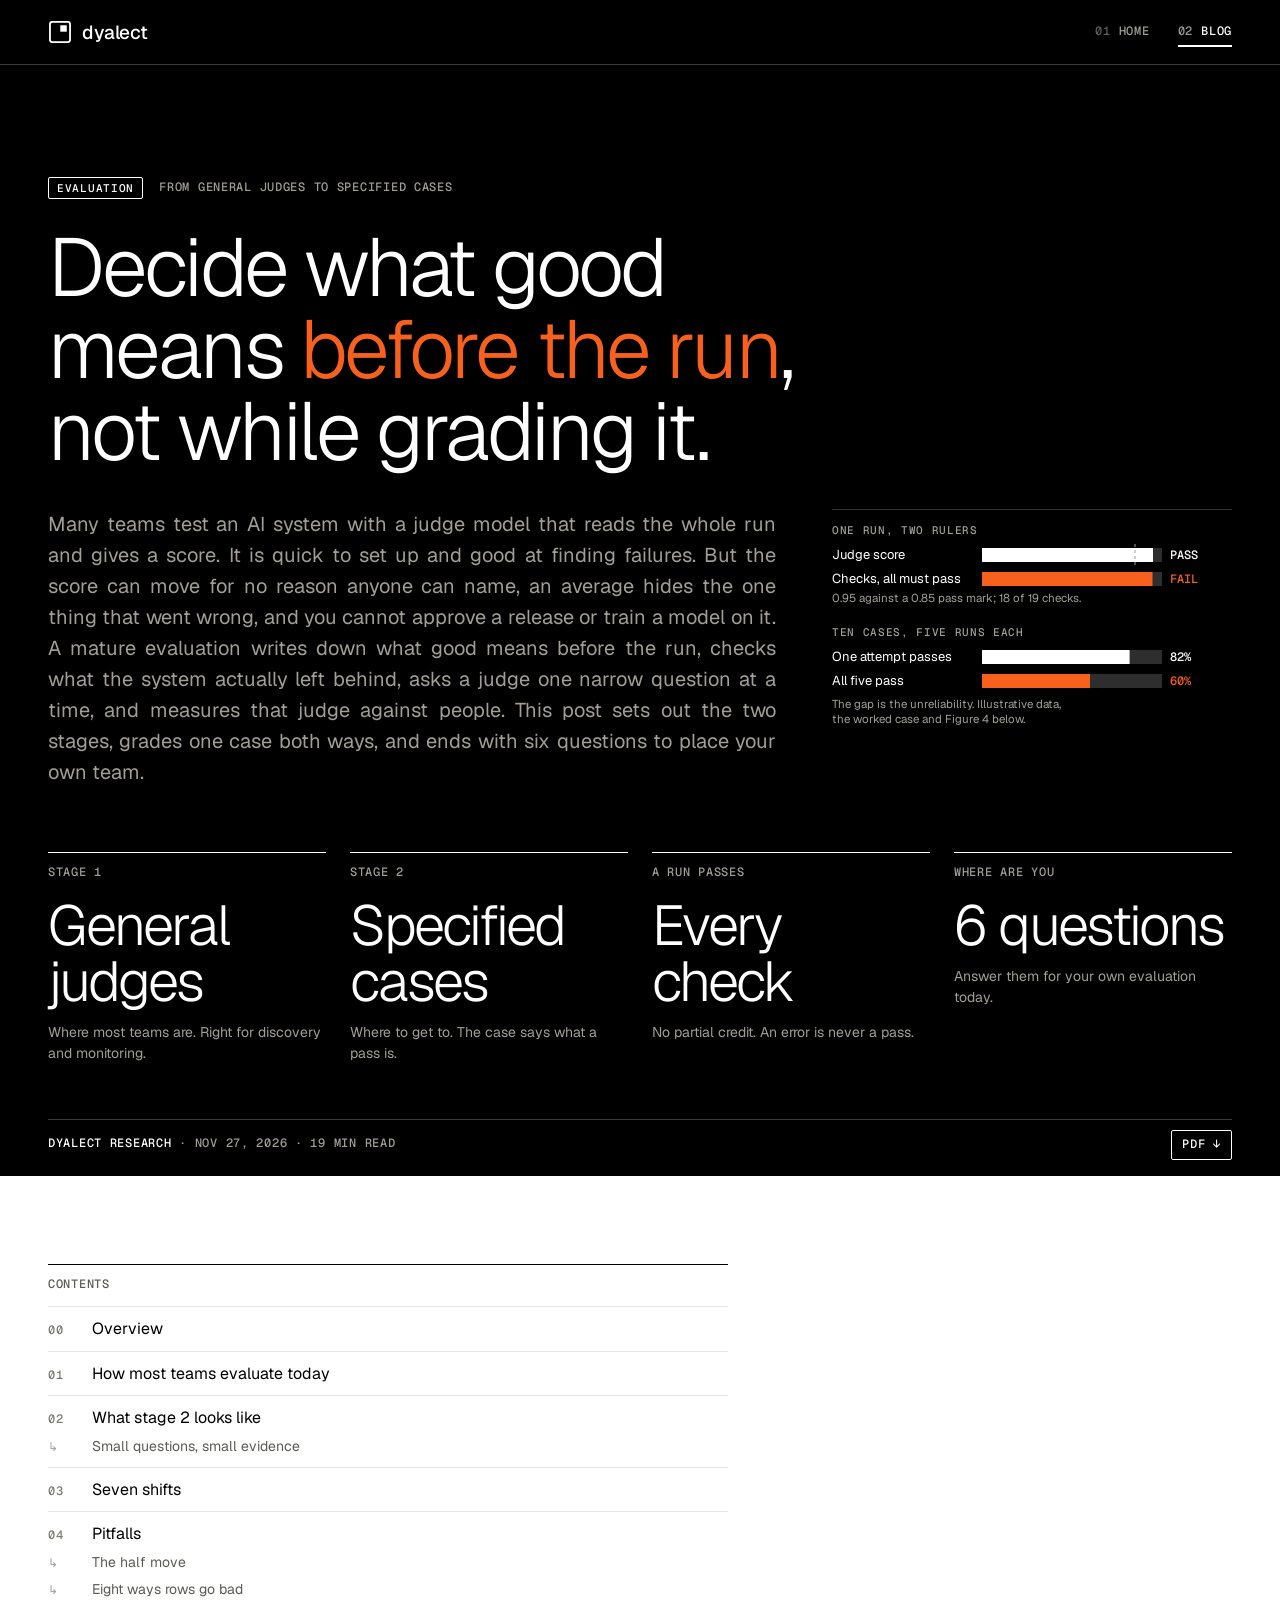
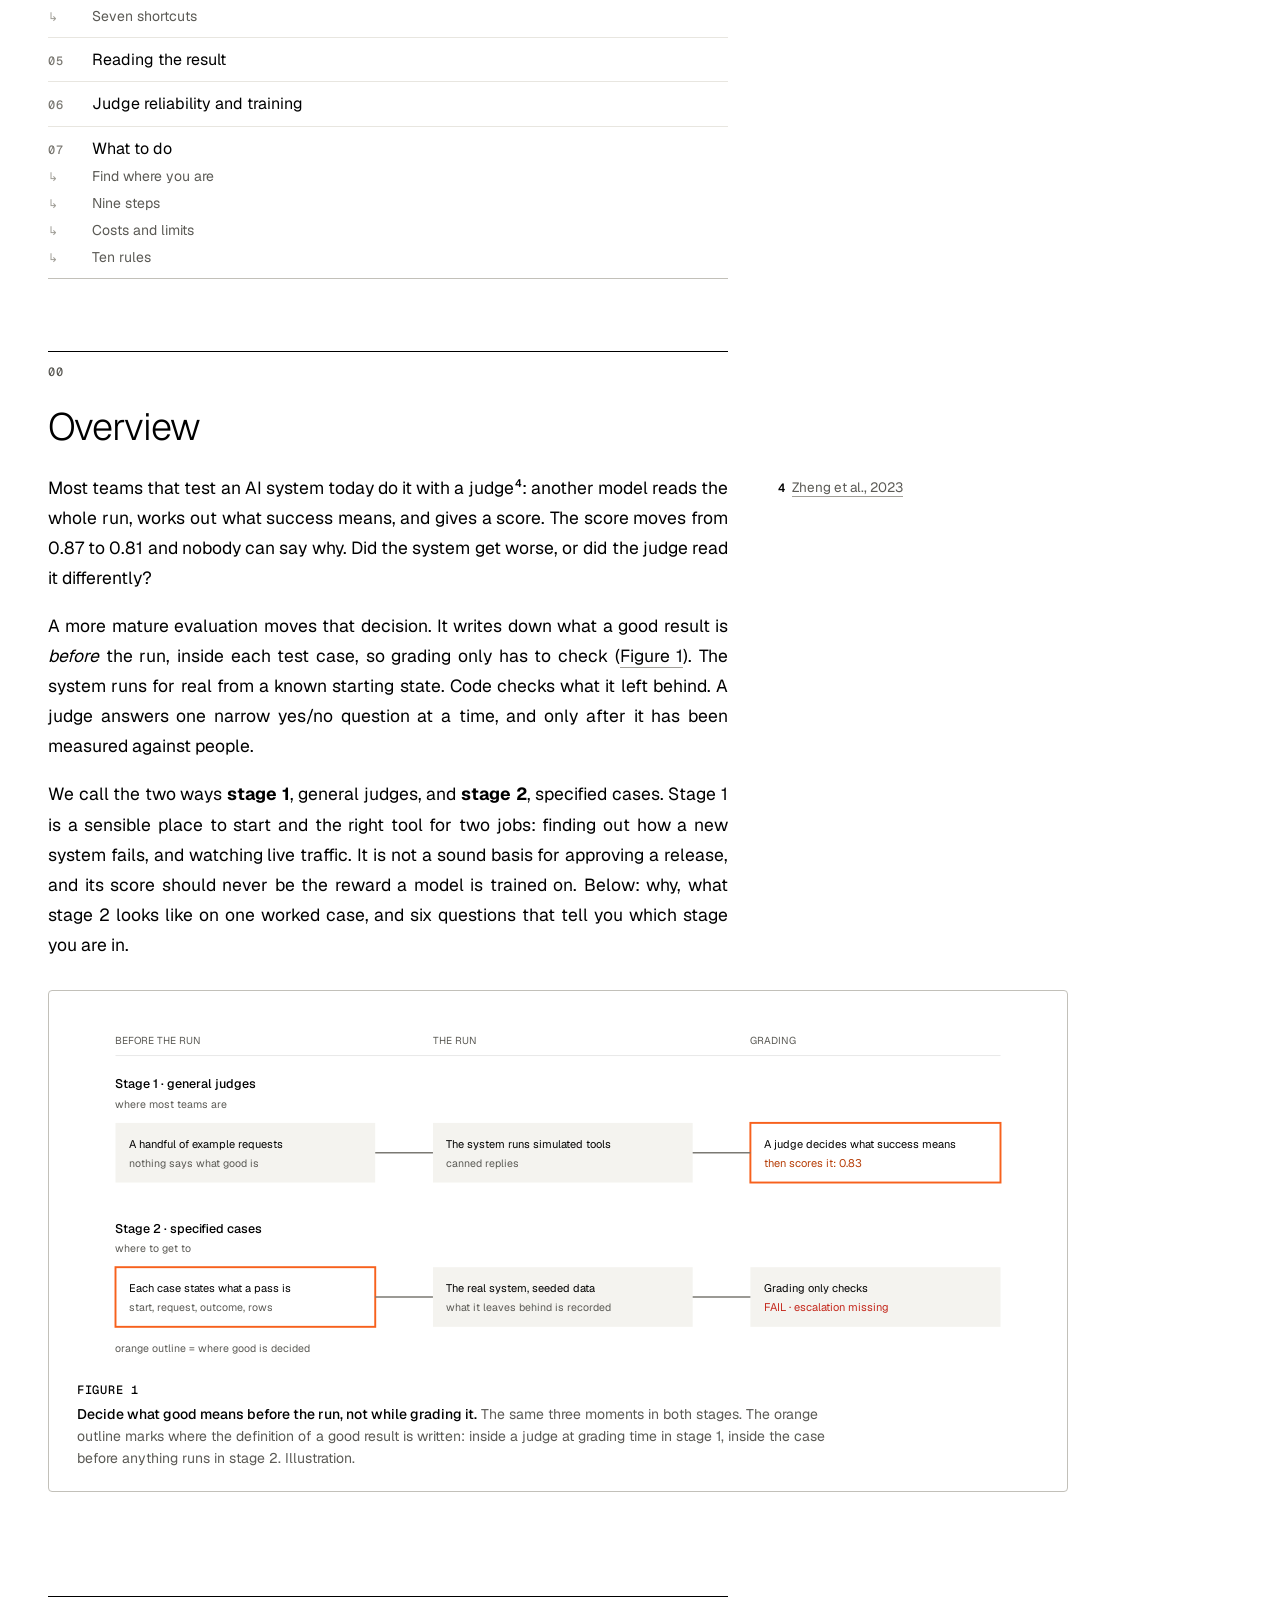
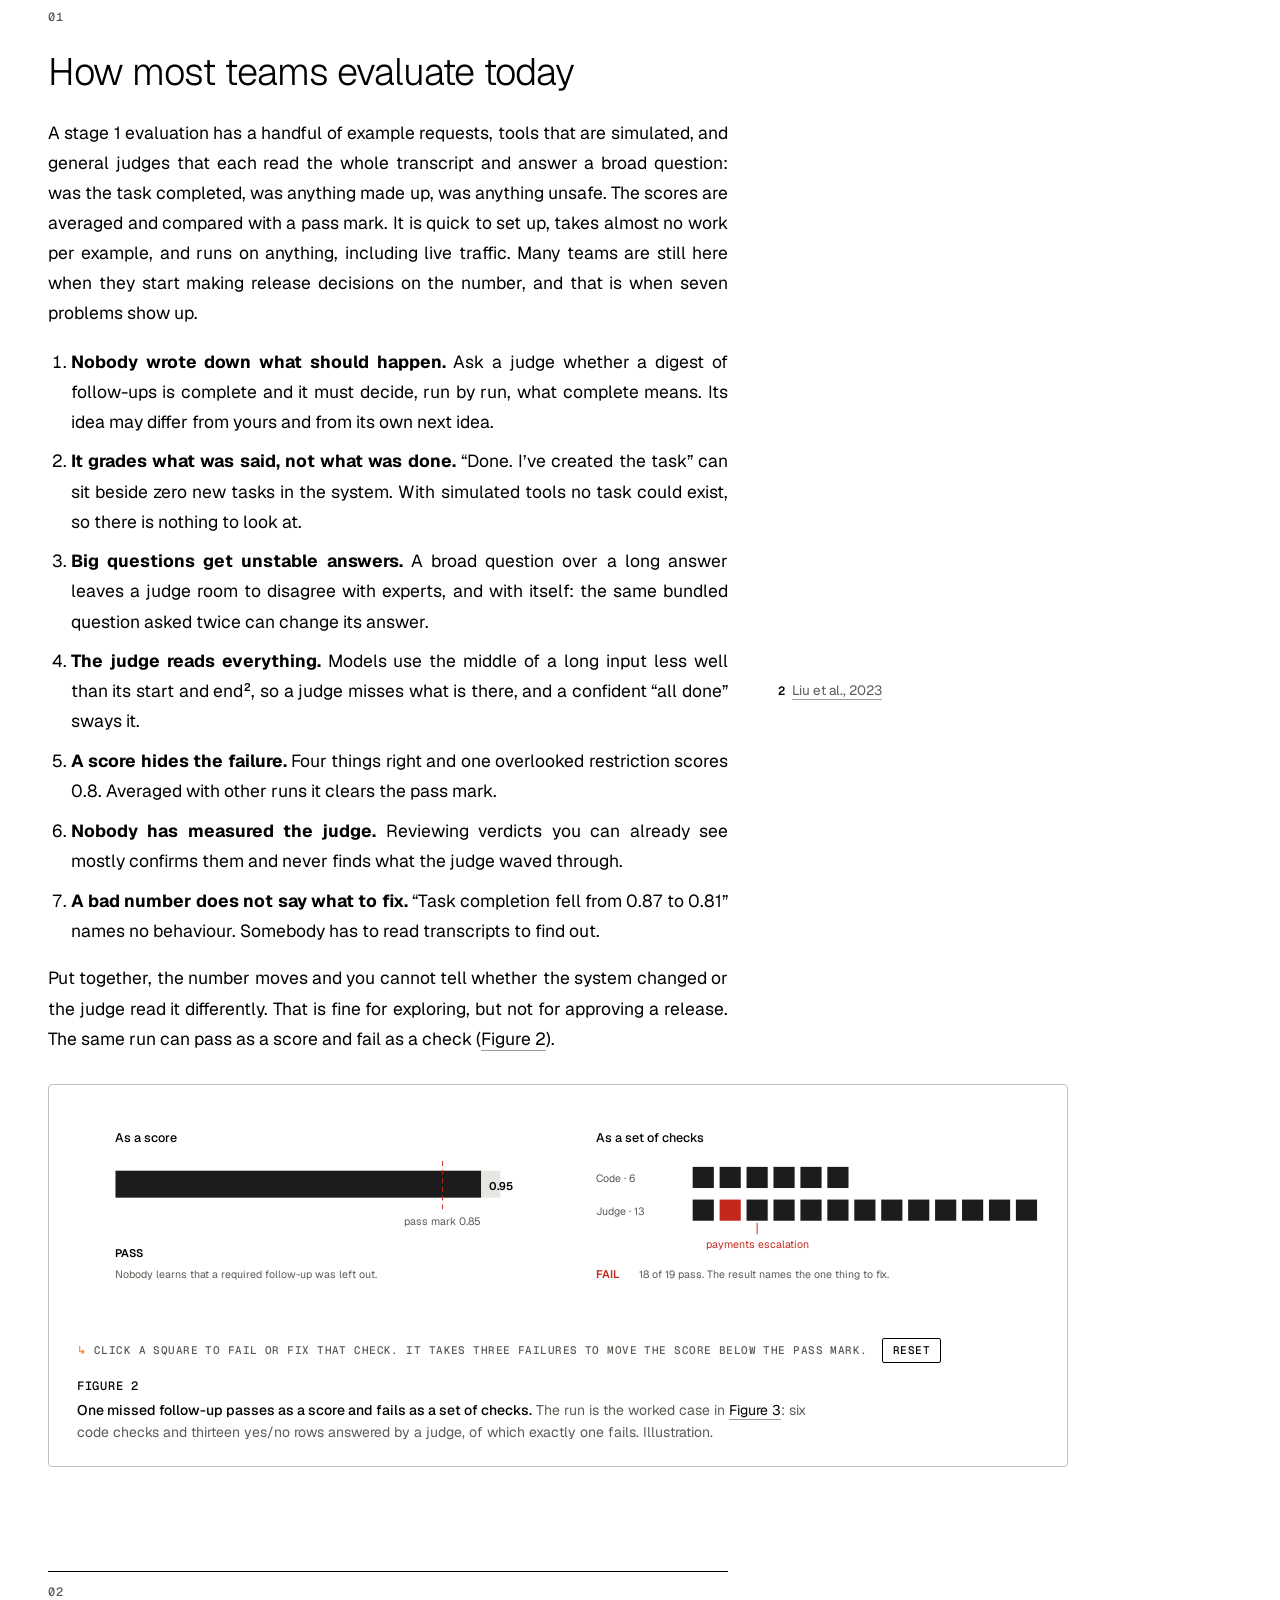
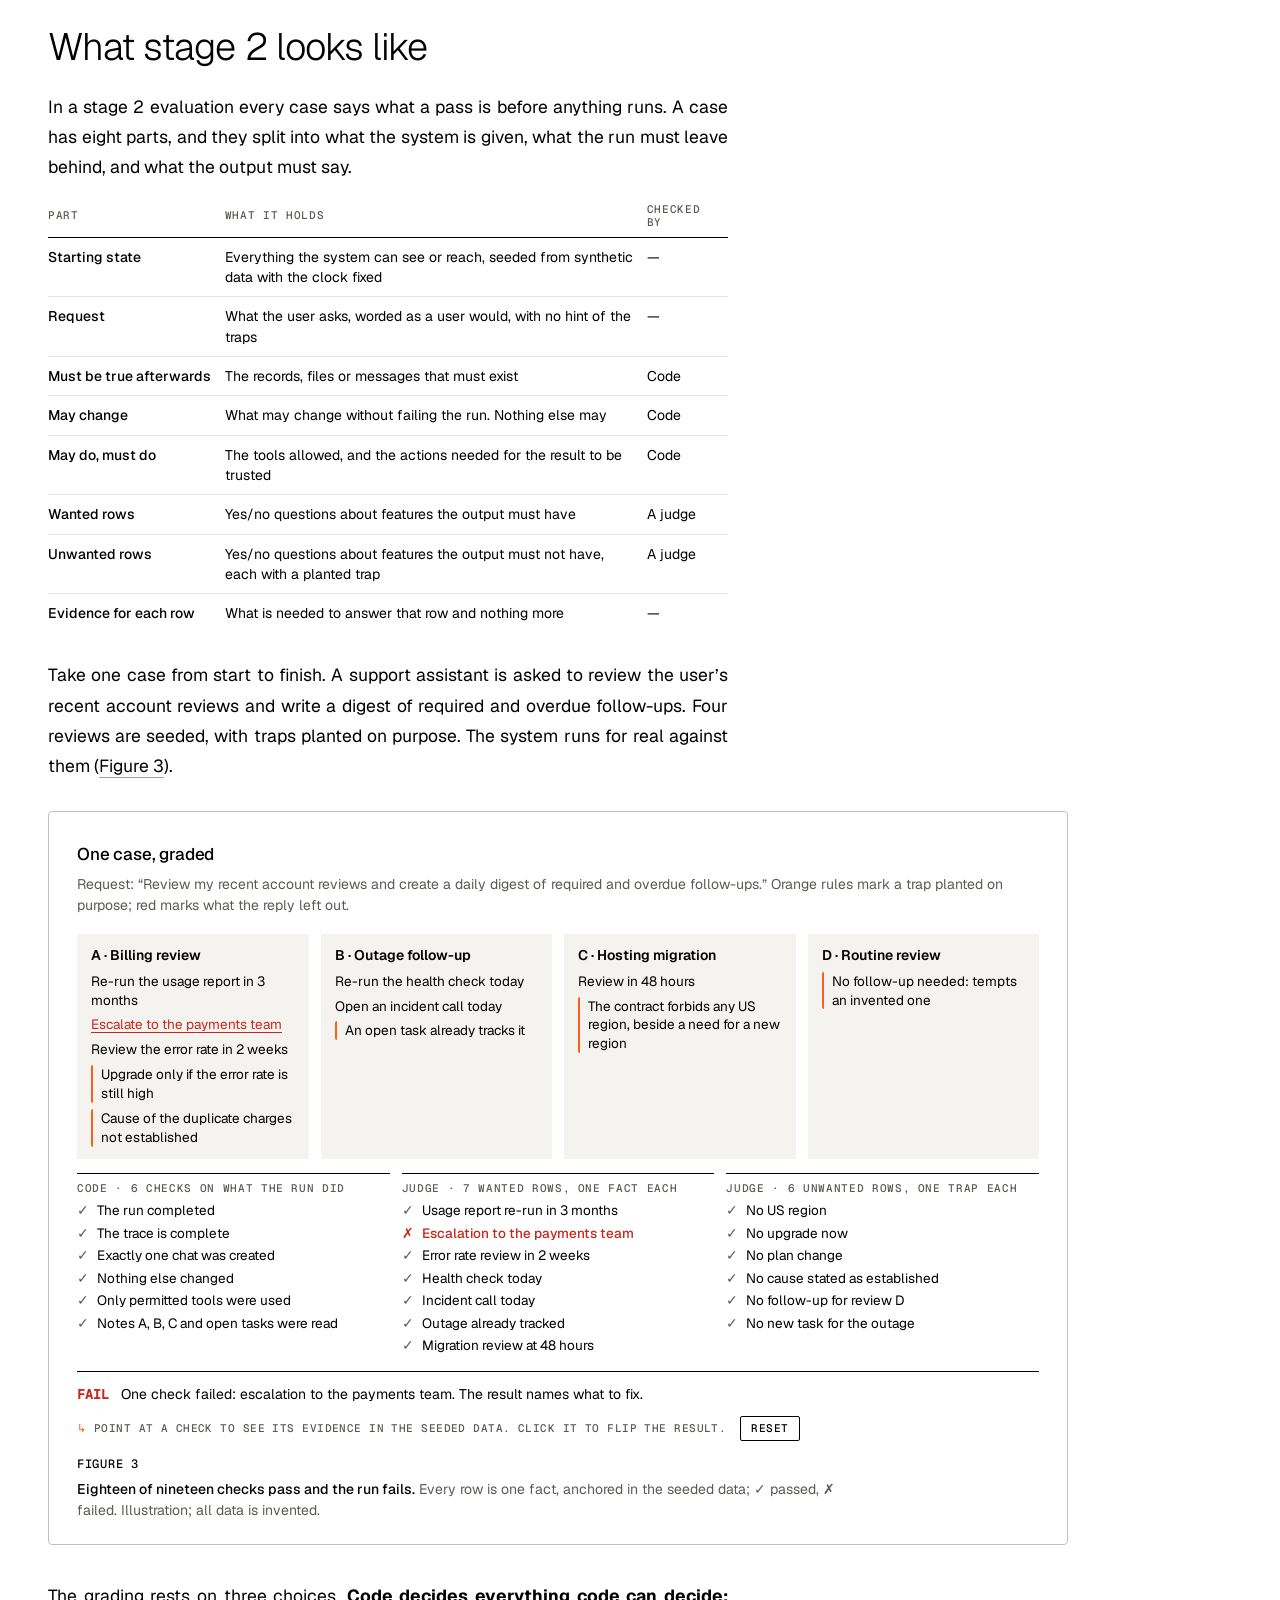
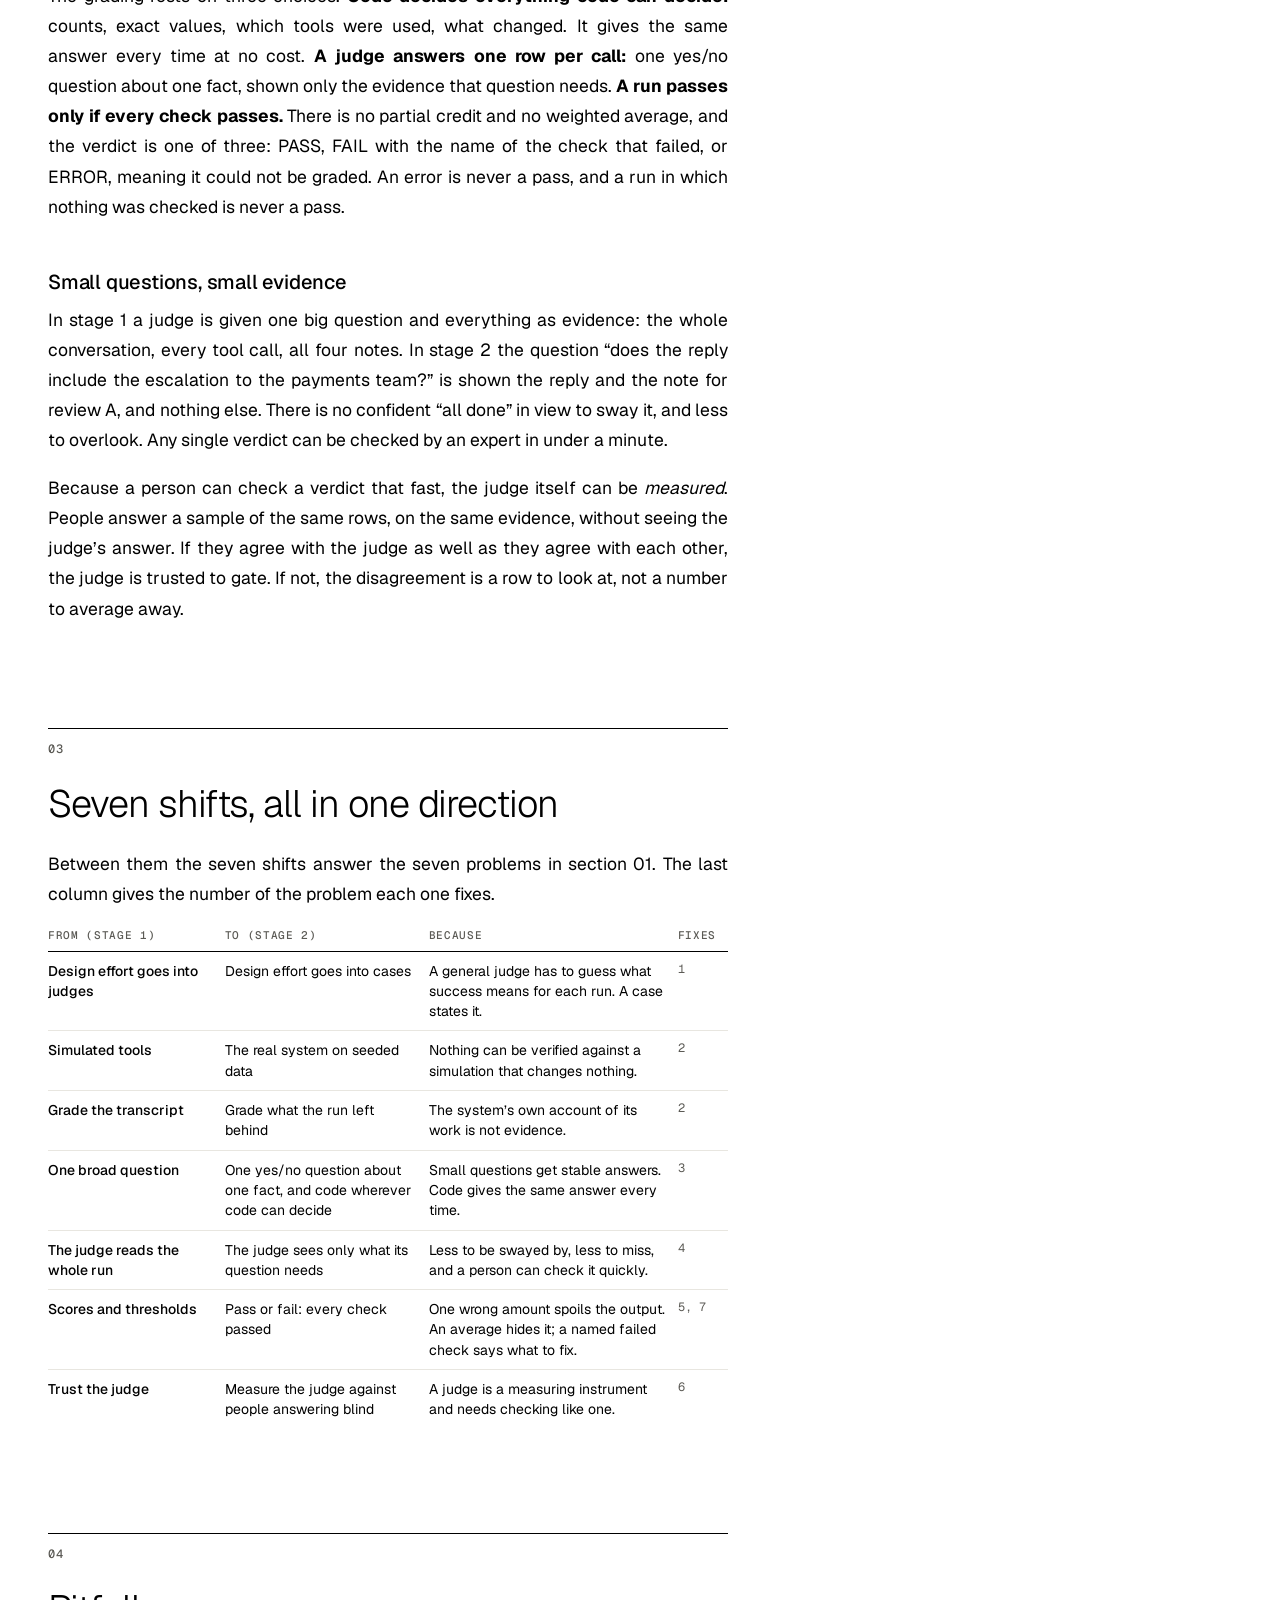
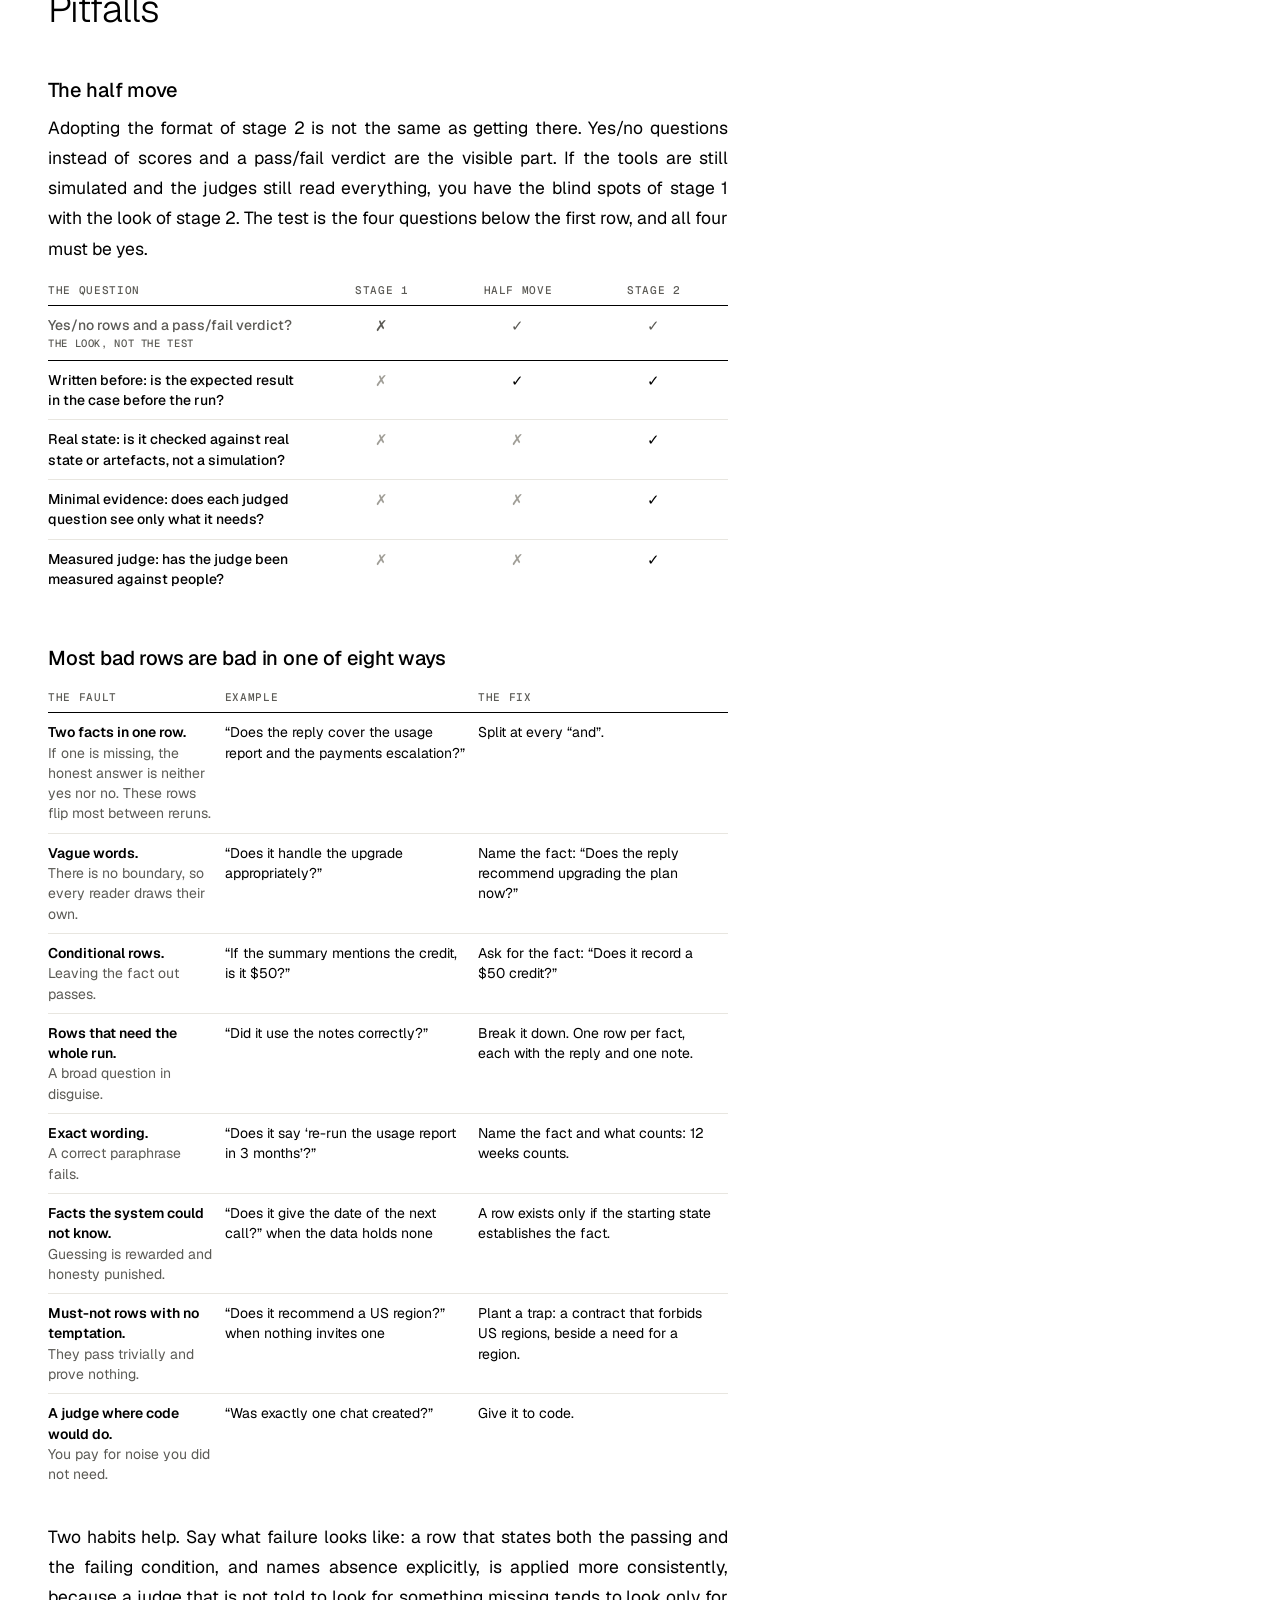
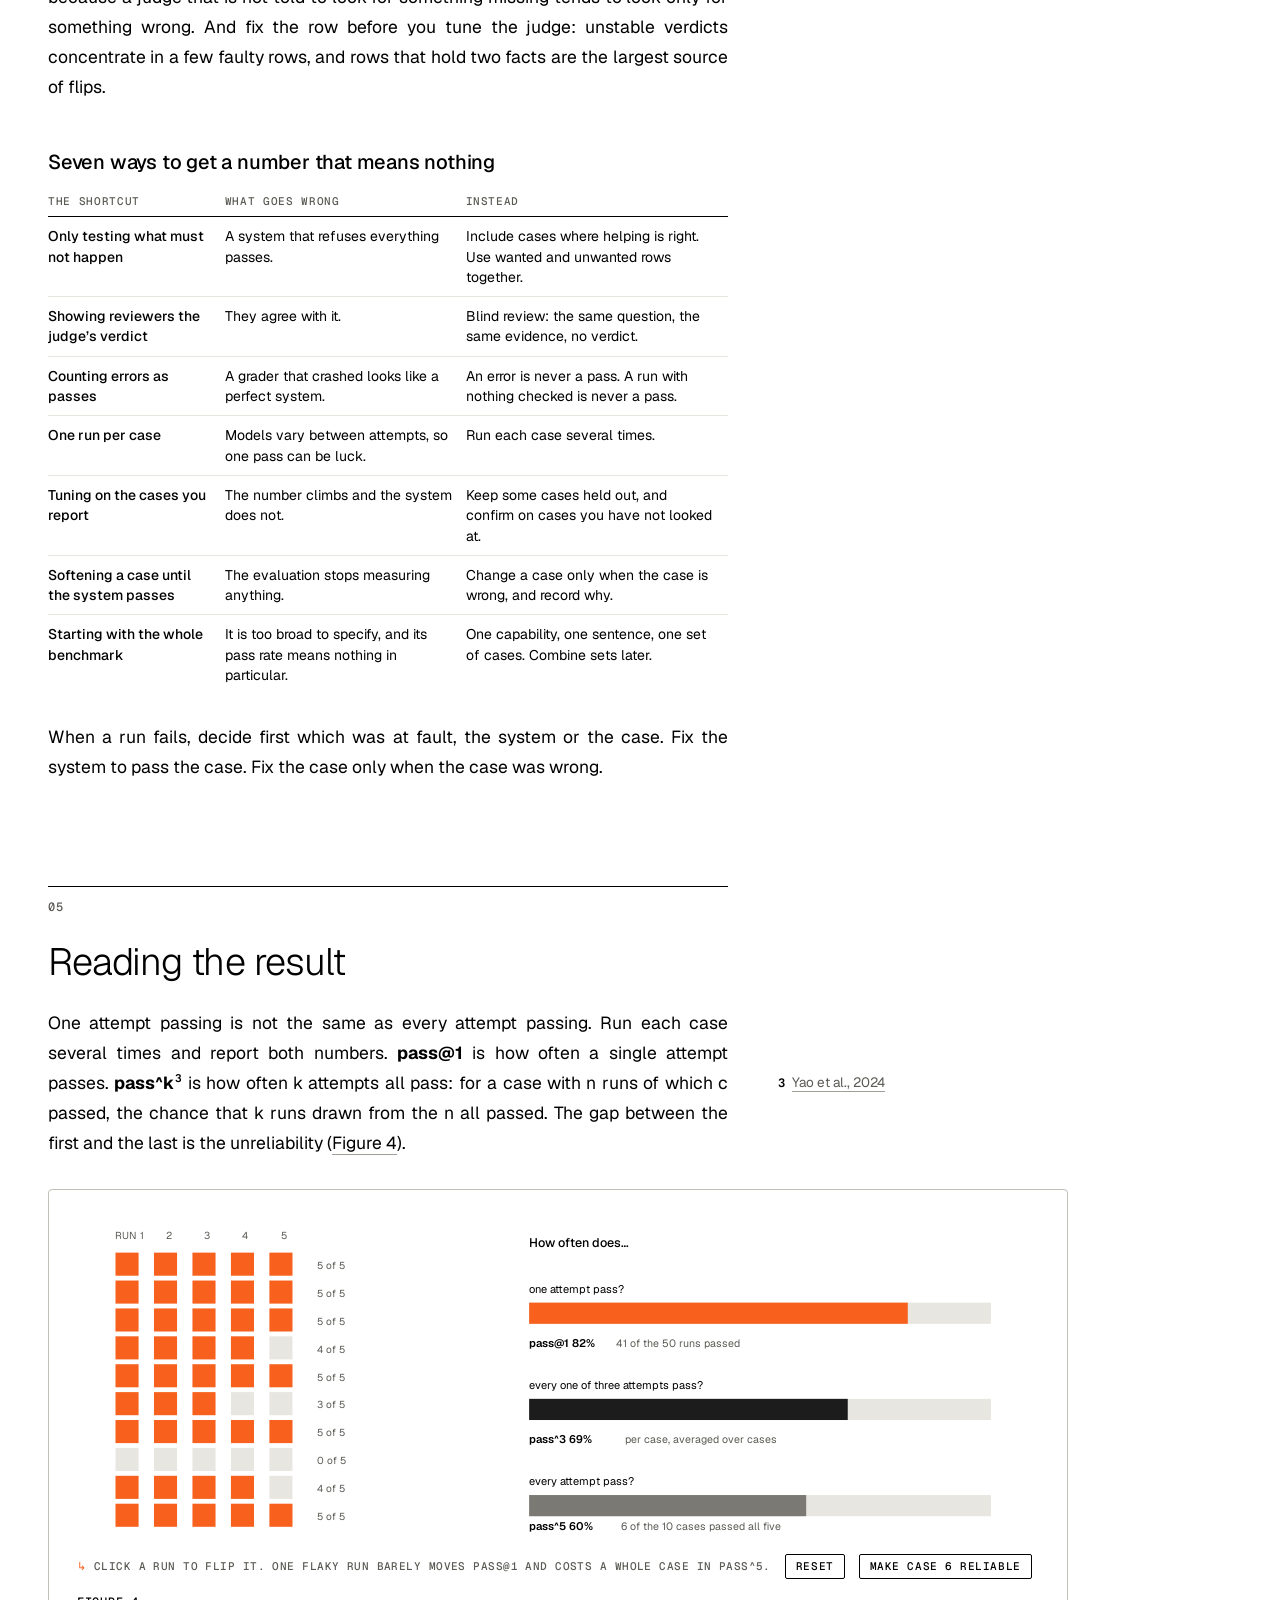
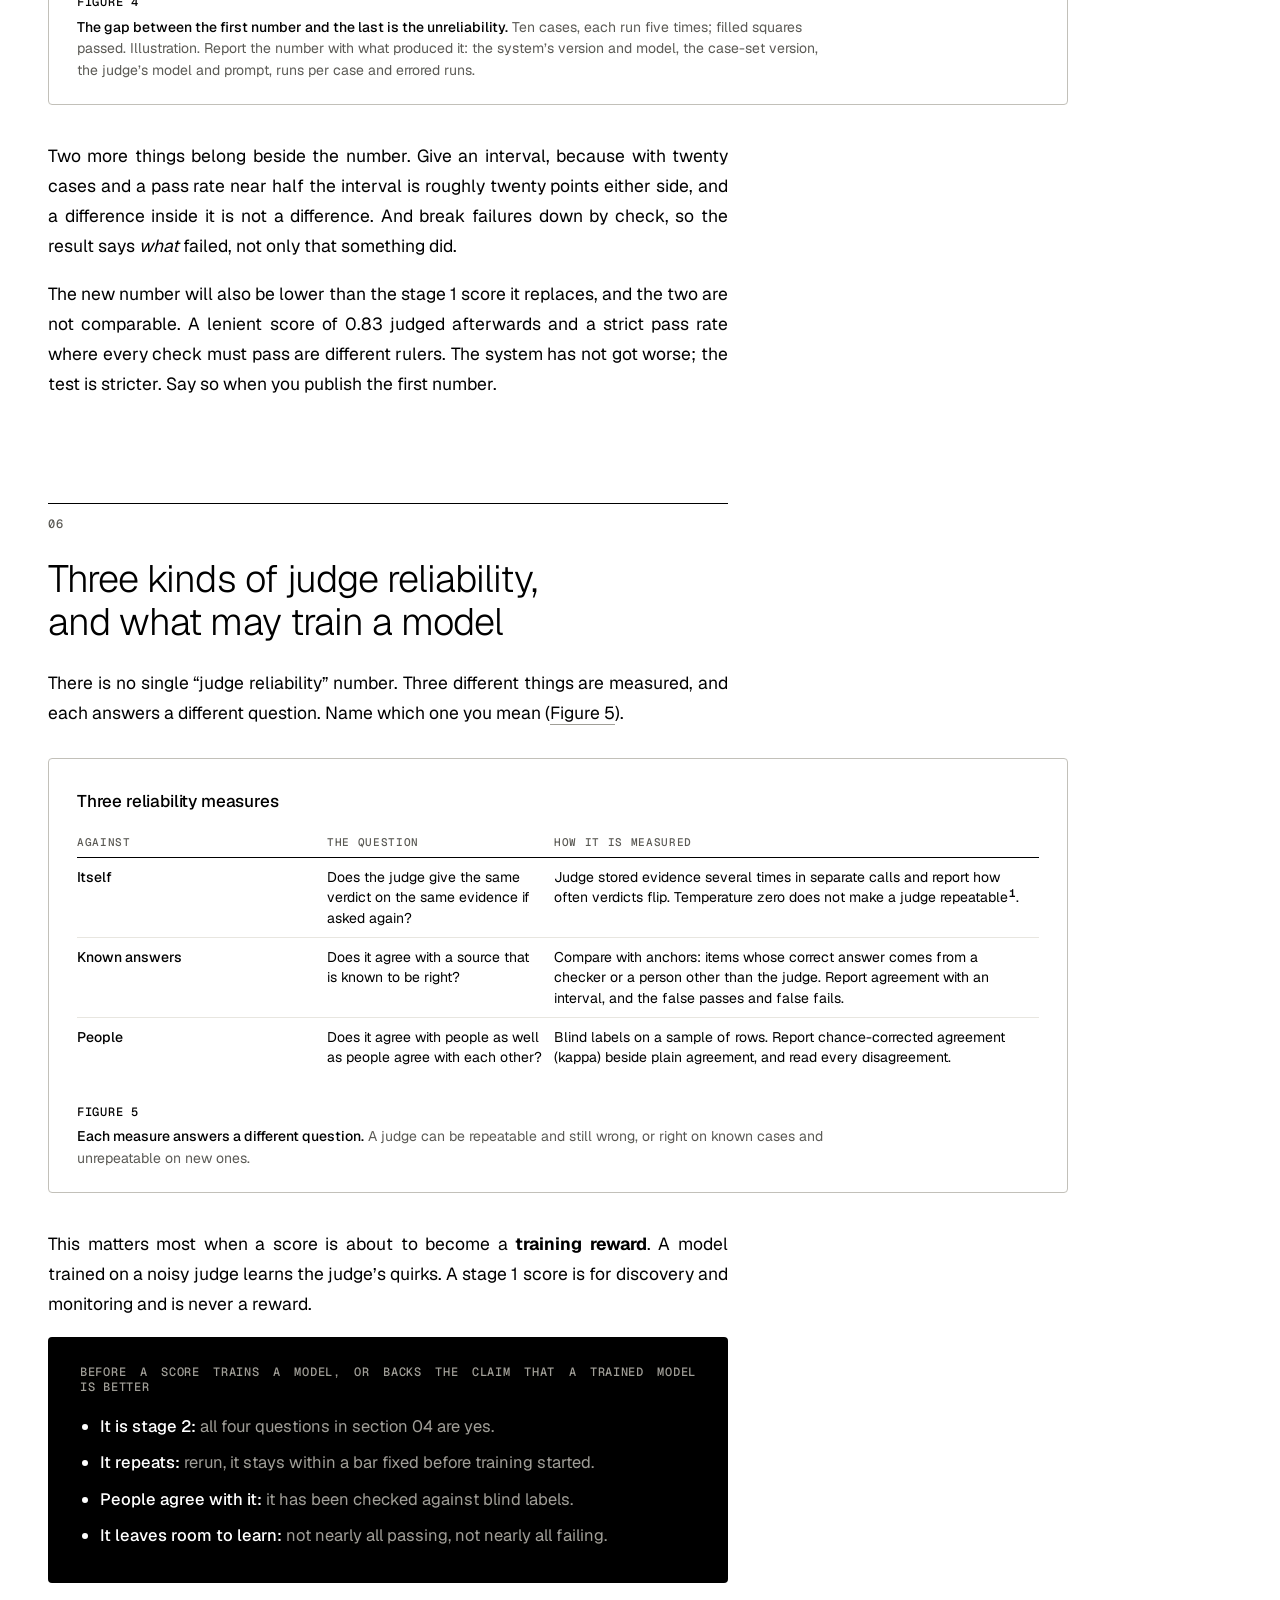
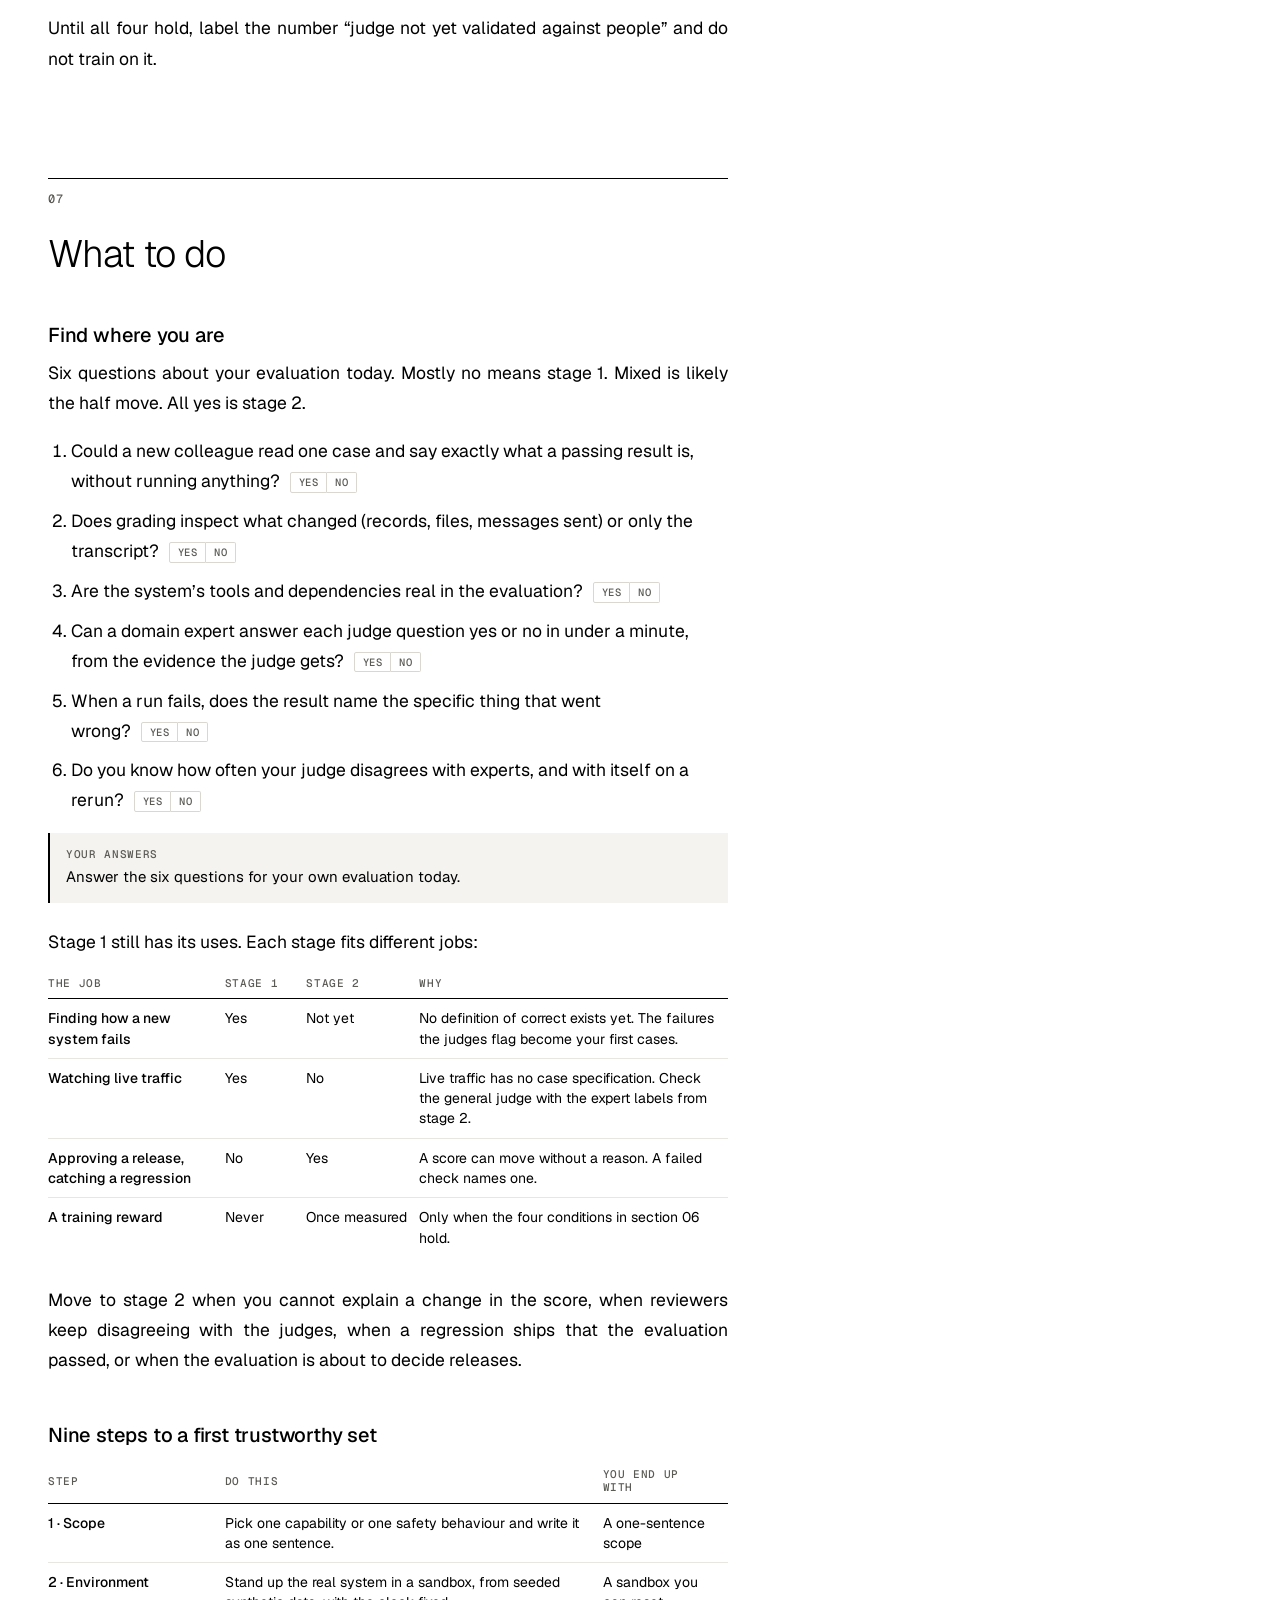
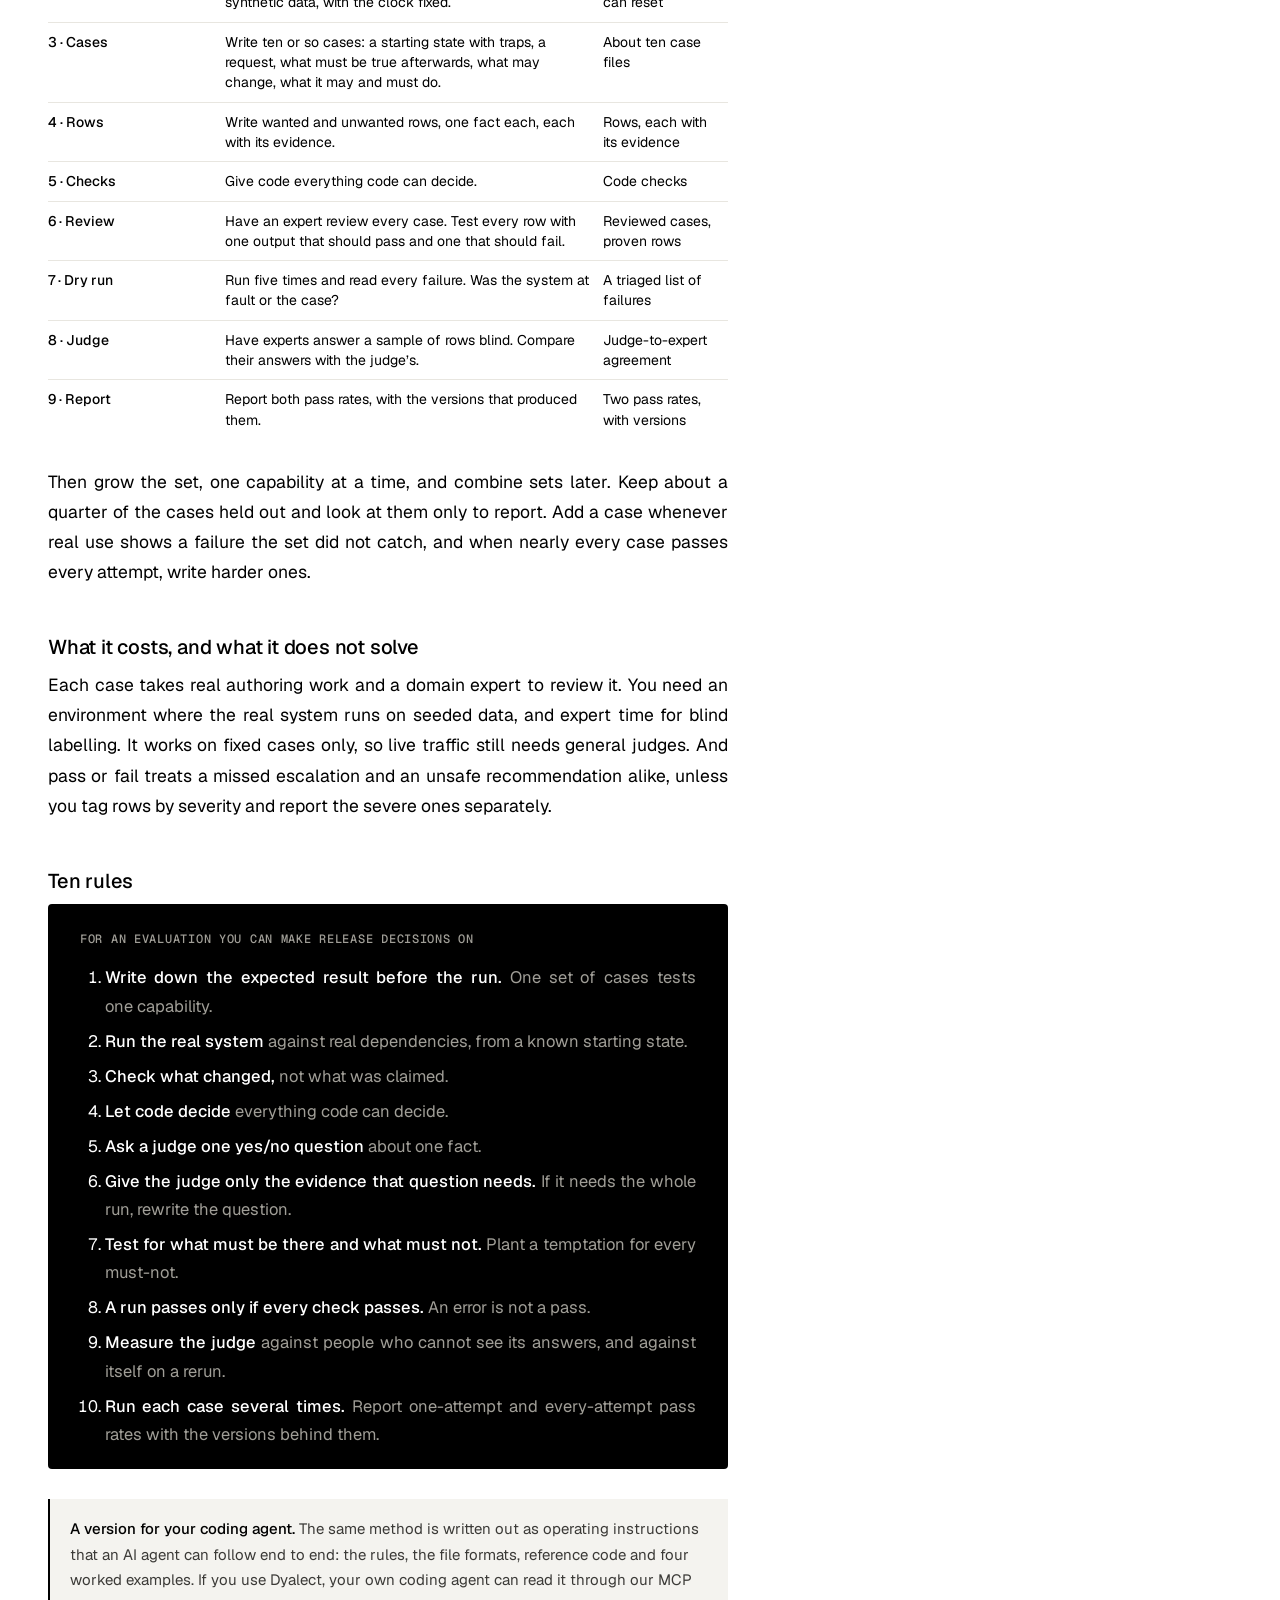
<file: from-general-judges-to-specified-cases/index.html>
<!doctype html>
<html lang="en">
<head>
<meta charset="utf-8">
<meta name="viewport" content="width=device-width, initial-scale=1">
<meta name="theme-color" content="#000000">
<title>Decide what good means before the run, not while grading it · Dyalect</title>
<meta name="description" content="Most AI evaluations ask a judge to read a whole run and score it. A mature one decides what good means before the run, checks what the system left behind, and measures the judge against people. What the two stages are, one worked case, and six questions to tell which you are in.">
<meta property="og:url" content="https://dyalect-ai.github.io/blog/from-general-judges-to-specified-cases/">
<meta property="og:type" content="article">
<meta property="og:site_name" content="Dyalect">
<meta property="og:title" content="Decide what good means before the run, not while grading it">
<meta property="og:description" content="Most AI evaluations ask a judge to read a whole run and score it. A mature one decides what good means before the run, checks what the system left behind, and measures the judge against people. What the two stages are, one worked case, and six questions to tell which you are in.">
<meta property="og:image" content="https://dyalect-ai.github.io/blog/from-general-judges-to-specified-cases/og.jpg">
<meta name="twitter:card" content="summary_large_image">
<link rel="icon" href="data:image/svg+xml,%3Csvg xmlns='http://www.w3.org/2000/svg' viewBox='0 0 32 32'%3E%3Crect width='32' height='32' rx='4' fill='%23000'/%3E%3Crect x='6' y='6' width='20' height='20' rx='2' fill='none' stroke='%23fff' stroke-width='2'/%3E%3Crect x='15.5' y='9.5' width='7' height='7' fill='%23F7611D'/%3E%3C/svg%3E">
<link rel="apple-touch-icon" href="../assets/avatar.png">
<style>
  @font-face { font-family: 'Geist Variable'; font-weight: 100 900; src: url(fonts/geist-latin-wght-normal-BgDaEnEv.woff2) format('woff2'); unicode-range: U+0000-00FF, U+0131, U+0152-0153, U+02BB-02BC, U+02C6, U+02DA, U+02DC, U+2000-206F, U+20AC, U+2122, U+2191, U+2193, U+2212, U+2215, U+FEFF, U+FFFD; }
  @font-face { font-family: 'Geist Variable'; font-weight: 100 900; src: url(fonts/geist-latin-ext-wght-normal-DC-KSUi6.woff2) format('woff2'); unicode-range: U+0100-02AF, U+0304, U+0308, U+0329, U+1E00-1E9F, U+1EF2-1EFF, U+2020, U+20A0-20AB, U+20AD-20C0, U+2113, U+2C60-2C7F, U+A720-A7FF; }
  
  @font-face { font-family: 'Geist Mono Variable'; font-weight: 100 900; src: url(fonts/geist-mono-latin-wght-normal-XN7g48iV.woff2) format('woff2'); unicode-range: U+0000-00FF, U+0131, U+0152-0153, U+02BB-02BC, U+02C6, U+02DA, U+02DC, U+2000-206F, U+20AC, U+2122, U+2191, U+2193, U+2212, U+2215, U+FEFF, U+FFFD; }
  @font-face { font-family: 'Geist Mono Variable'; font-weight: 100 900; src: url(fonts/geist-mono-latin-ext-wght-normal-Bwz-egvJ.woff2) format('woff2'); unicode-range: U+0100-02AF, U+0304, U+0308, U+0329, U+1E00-1E9F, U+1EF2-1EFF, U+2020, U+20A0-20AB, U+20AD-20C0, U+2113, U+2C60-2C7F, U+A720-A7FF; }
  

  :root {
    --purple: #F7611D; --purple-deep: #3B3A37; --ink: #000000; --paper: #F4F3EF; --paper-2: #E8E6E0;
    --lime: #F7611D; --lime-ink: #1C1C1C; --white: #FFFFFF; --muted: rgba(255,255,255,.74);
    --muted-ink: #5B5A55; --line: rgba(255,255,255,.18); --line-ink: rgba(0,0,0,.10); --rose: #C4281C;
    --sans: 'Geist Variable', 'Noto Sans CJK SC', 'PingFang SC', 'Helvetica Neue', Arial, sans-serif;
    --mono: 'Geist Mono Variable', 'Noto Sans Mono CJK SC', ui-monospace, Menlo, monospace;
  }
  * { box-sizing: border-box; }
  html { -webkit-text-size-adjust: 100%; }
  body { margin: 0; color: var(--ink); background: var(--paper); font: 17.5px/1.72 var(--sans);
         -webkit-font-smoothing: antialiased; counter-reset: sn; }
  a { color: var(--purple); text-decoration: none; border-bottom: 1px solid rgba(0,0,0,.3); }

  /* hero, as on the report's cover slide */
  .hero { position: relative; overflow: hidden; color: var(--white);
          background: radial-gradient(1100px 700px at 85% 0%, #282828 0%, transparent 60%),
                      linear-gradient(160deg, var(--purple) 0%, var(--purple-deep) 62%, #000000 100%); }
  .hero::before { content: ''; position: absolute; inset: 0; background: none;
                  opacity: .18; mix-blend-mode: overlay; pointer-events: none; }
  .orb { position: absolute; border-radius: 50%; filter: blur(90px); pointer-events: none; }
  .hero-in { position: relative; max-width: 1120px; margin: 0 auto; padding: 30px 32px 64px; }
  .top { display: flex; align-items: center; justify-content: space-between; margin-bottom: 84px; }
  .brand { display: flex; align-items: center; gap: 12px; color: var(--white); border: 0; }
  .mark { width: 30px; height: 30px; }
  .word { font-size: 13px; font-weight: 600; letter-spacing: .2em; }
  .meta { font: 12px var(--mono); letter-spacing: .14em; text-transform: uppercase; opacity: .62; }
  .print-brand { display: none; }
  .kicker { font: 13px var(--mono); letter-spacing: .14em; text-transform: uppercase; color: var(--lime);
            display: flex; gap: 14px; align-items: center; flex-wrap: wrap; margin-bottom: 22px; }
  .kicker .n { padding: 3px 10px; border-radius: 2px; background: var(--lime); color: var(--ink); font-weight: 600; }
  .hero h1 { font-weight: 500; font-size: 68px; line-height: 1.02; letter-spacing: -.04em; margin: 0; max-width: 1056px; }
  .hero h1 .hl { color: var(--lime); }
  .hero .lead { font-size: 21px; line-height: 1.6; color: var(--muted); max-width: 760px; margin: 26px 0 0;
               text-align: justify; hyphens: auto; -webkit-hyphens: auto; }
  .stats { display: flex; gap: 16px; margin-top: 44px; flex-wrap: wrap; }
  .stat { background: rgba(255,255,255,.09); border: 1px solid var(--line); border-radius: 4px; padding: 18px 22px; min-width: 220px; flex: 1; max-width: 300px; }
  .stat b { display: block; font-size: 40px; font-weight: 500; letter-spacing: -.04em; line-height: 1.1; color: var(--lime); }
  .stat span { font-size: 14.5px; line-height: 1.45; color: var(--muted); display: block; margin-top: 6px; }
.stat .k { font: 600 10.5px/1 var(--mono); letter-spacing: .16em; text-transform: uppercase; color: var(--lime); opacity: .78; margin: 0 0 12px; }
  .byline { margin-top: 40px; font: 13px var(--mono); letter-spacing: .1em; text-transform: uppercase; color: var(--muted); }
  .byline b { color: var(--white); font-weight: 600; }
  .byline .pdf { display: inline-block; margin-left: 12px; padding: 5px 11px 4px; border-radius: 2px;
                 border: 1px solid rgba(255,255,255,.32); color: var(--white); text-decoration: none;
                 letter-spacing: .08em; transition: background .15s, border-color .15s; }
  .byline .pdf:hover { background: rgba(255,255,255,.14); border-color: rgba(255,255,255,.6); }

  main { max-width: 1120px; margin: 0 auto; padding: 56px 32px 80px; }
  .col { max-width: 680px; position: relative; }
  h2 { font-weight: 500; font-size: 34px; line-height: 1.15; letter-spacing: -.03em; margin: 72px 0 18px; }
  h2 .n { display: block; width: max-content; font: 600 13px/1 var(--mono); letter-spacing: .14em; color: var(--lime);
          background: var(--ink); padding: 6px 11px; border-radius: 2px; margin-bottom: 14px; }
  h3 { font-weight: 600; font-size: 21px; letter-spacing: -.015em; margin: 40px 0 8px; }
  p { margin: 0 0 18px; }
  main p, main li, figcaption { text-align: justify; hyphens: auto; -webkit-hyphens: auto; }
  main .note, main .refs li, main .cite p { text-align: left; hyphens: manual; -webkit-hyphens: manual; }
  em { font-style: italic; }
  code { font: 500 .84em/1.5 var(--mono); color: #000000; background: rgba(0,0,0,.07);
         border: 1px solid rgba(0,0,0,.14); border-radius: 4px; padding: .1em .38em .08em; white-space: nowrap; }
  code.wrap { white-space: normal; box-decoration-break: clone; -webkit-box-decoration-break: clone; line-height: 1.6; }
  code .tex { color: #A09E97; }
  div.pattern { margin: 0 0 24px; padding: 13px 18px; background: #fff; border: 1px solid rgba(0,0,0,.16);
                border-left: 3px solid var(--purple); border-radius: 4px; }
  div.pattern code { font-size: 14px; color: var(--ink); background: none; border: 0; padding: 0; white-space: pre-wrap; }
  div.pattern .pat-note { display: block; margin-top: 9px; font: 600 10.5px var(--mono); letter-spacing: .14em; text-transform: uppercase; color: var(--muted-ink); }
  .findings code { color: var(--lime); background: rgba(255,255,255,.1); }
  figcaption code { font-size: .9em; }
  sup { font-size: .68em; line-height: 0; vertical-align: .6em; }
  .math { white-space: nowrap; font-feature-settings: "tnum"; }
  pre { font: 13.5px/1.65 var(--mono); background: #fff; color: var(--ink); padding: 18px 22px 18px 20px;
        border: 1px solid rgba(0,0,0,.16); border-left: 3px solid var(--purple); border-radius: 4px;
        white-space: pre-wrap; margin: 0 0 22px; box-shadow: none; }
  pre code { background: none; padding: 0; font: inherit; color: inherit; white-space: inherit; }
  pre .ln { display: block; padding-left: calc(var(--i) * 1ch + 4ch); text-indent: -4ch; }
  pre .c { color: #A09E97; font-style: italic; }
  pre .k { color: var(--purple); font-weight: 600; }
  pre .f { color: var(--purple-deep); font-weight: 600; }
  ul { padding-left: 22px; margin: 0 0 20px; }
  li { margin-bottom: 8px; }

  .findings { background: var(--ink); color: var(--white); border-radius: 4px; padding: 24px 28px 10px; margin: 8px 0 30px;
              box-shadow: none; }
  .findings p:first-child { font: 600 13px var(--mono); letter-spacing: .14em; text-transform: uppercase; color: var(--lime); margin-bottom: 12px; }
  .findings ul { padding-left: 20px; }
  .findings li { font-size: 16.5px; color: var(--muted); }
  .findings li::marker { color: var(--lime); }
  .findings b { color: var(--white); font-weight: 600; }

  /* sidenotes */
  .sn { counter-increment: sn; text-decoration: none; border-bottom: 0; color: var(--purple); }
  .sn::after { content: var(--n, counter(sn)); font: 600 11px/0 var(--mono); vertical-align: super; color: var(--purple); margin-left: 1px; }
  .note { float: right; clear: right; width: 290px; margin-right: -340px; margin-top: 4px; margin-bottom: 14px;
          font-size: 13.5px; line-height: 1.5; color: var(--muted-ink); }
  .note::before { content: var(--n, counter(sn)) "  "; font: 600 12px var(--mono); color: var(--purple); }
  .note a { color: inherit; text-decoration: none; border-bottom: 1px solid rgba(0,0,0,.32); }
  .note a:hover { color: var(--purple); border-bottom-color: var(--purple); }
  .refs li[id] { scroll-margin-top: 24px; }
  .refs li:target { background: rgba(247,97,29,.22); border-radius: 4px; }

  figure { margin: 30px 0 36px; background: #fff; border: 1px solid rgba(0,0,0,.10); border-radius: 4px;
           box-shadow: none; padding: 26px 26px 20px; }
  figure.wide { width: min(1020px, calc(100vw - 64px)); }  /* column 680 + gap 50 + sidenotes 290 */
  figcaption { font-size: 14px; line-height: 1.55; color: var(--muted-ink); margin-top: 16px; max-width: 760px; }
  figcaption .fl { display: block; font: 600 12px var(--mono); letter-spacing: .14em; text-transform: uppercase; color: var(--purple); margin-bottom: 4px; }
  figcaption b { color: var(--ink); font-weight: 600; }

  /* weight explorer */
  #wx { font-family: var(--sans); }
  .wx-tabs { display: flex; flex-wrap: wrap; gap: 8px; margin-bottom: 18px; }
  .wx-tab { font: 500 14px var(--sans); color: var(--ink); background: var(--paper); border: 1px solid rgba(0,0,0,.16);
            border-radius: 2px; padding: 7px 14px 7px 8px; cursor: pointer; display: inline-flex; gap: 8px; align-items: center; }
  .wx-tab span { font: 600 11.5px var(--mono); background: #fff; color: var(--purple); border-radius: 2px; padding: 3px 8px; }
  .wx-tab:hover { border-color: var(--purple); }
  .wx-tab.on { background: var(--ink); color: #fff; border-color: var(--ink); }
  .wx-tab.on span { background: var(--lime); color: var(--ink); }
  .wx-head { display: flex; justify-content: space-between; align-items: flex-end; gap: 18px; margin-bottom: 12px; }
  .wx-title { font-weight: 600; font-size: 17px; }
  .wx-note { font-size: 14px; color: var(--muted-ink); line-height: 1.5; max-width: 640px; }
  .wx-jumps { display: flex; background: var(--paper); border-radius: 2px; padding: 3px; flex: none; }
  .wx-jump { font: 600 12px var(--mono); letter-spacing: .06em; text-transform: uppercase; color: var(--muted-ink);
             background: none; border: 0; border-radius: 2px; padding: 6px 12px; cursor: pointer; }
  .wx-jump:hover { color: var(--ink); background: #fff; }
  .wx-frame { display: flex; justify-content: center; background: var(--paper); border-radius: 4px; padding: 14px; }
  .wx-stage { position: relative; max-width: 100%; touch-action: pan-y; user-select: none; -webkit-user-select: none; cursor: crosshair; }
  .wx-stage canvas { position: absolute; left: 0; top: 0; display: block; border-radius: 4px; }
  .wx-lab { position: absolute; top: 8px; font: 600 11px var(--mono); letter-spacing: .08em; text-transform: uppercase;
            padding: 4px 9px; border-radius: 2px; pointer-events: none; white-space: nowrap; transition: opacity .15s; }
  .wx-lab.l { left: 8px; background: var(--ink); color: #fff; }
  .wx-lab.r { right: 8px; background: var(--lime); color: var(--ink); }
  .wx-handle { position: absolute; top: -6px; bottom: -6px; width: 3px; margin-left: -1.5px; background: var(--ink); cursor: ew-resize; touch-action: none; }
  .wx-handle span { position: absolute; top: 50%; left: 50%; transform: translate(-50%, -50%); width: 34px; height: 34px;
                    border-radius: 50%; background: var(--ink); color: var(--lime); display: grid; place-items: center;
                    font-size: 17px; box-shadow: none; }
  .wx-handle::before { content: ""; position: absolute; inset: 0 -14px; }
  .wx-tip { position: absolute; z-index: 3; max-width: 380px; background: var(--ink); color: #FFFFFF; font-size: 12.5px; line-height: 1.45;
            padding: 9px 12px; border-radius: 4px; pointer-events: none; box-shadow: none; }
  .wx-tip b { color: var(--lime); font: 600 12px var(--mono); }
  .wx-tip span { color: rgba(255,255,255,.7); }
  .wx-stats { display: flex; flex-wrap: wrap; gap: 6px 22px; margin-top: 12px; font: 12.5px var(--mono); color: var(--muted-ink); }
  .wx-stats .sw { display: inline-block; width: 10px; height: 10px; border-radius: 3px; margin-right: 7px; vertical-align: -1px; }
  .wx-stats .sw.b { background: var(--ink); } .wx-stats .sw.a { background: var(--lime); }
  @media (max-width: 760px) {
    .wx-head { flex-direction: column; align-items: flex-start; } .wx-frame { padding: 8px; }
    .wx-tabs { gap: 6px; } .wx-tab { font-size: 13px; padding: 5px 11px 5px 6px; }
  }

  /* figure 1, as on the report's problem slide */
  figure.problem { color: var(--white); border: 0; position: relative; overflow: hidden;
                   background: radial-gradient(700px 400px at 90% 0%, #282828 0%, transparent 60%),
                               linear-gradient(160deg, var(--purple) 0%, var(--purple-deep) 70%, #000000 100%); }
  figure.problem figcaption { color: var(--muted); }
  figure.problem figcaption .fl { color: var(--lime); }
  figure.problem figcaption b { color: var(--white); }
  .prompt { font: 14px var(--mono); color: var(--lime); margin: 2px 0 16px; }
  .prompt span { color: var(--muted); }
  .duo { display: grid; grid-template-columns: 1fr 1fr; gap: 18px; }
  .rc { background: var(--paper); color: var(--ink); border-radius: 4px; padding: 18px 20px; box-shadow: none; }
  .rc-h { display: flex; justify-content: space-between; align-items: center; gap: 10px; margin-bottom: 12px; }
  .who { font: 11.5px var(--mono); letter-spacing: .1em; text-transform: uppercase; color: var(--muted-ink); }
  .verdict { font: 600 12px var(--mono); padding: 4px 10px; border-radius: 2px; white-space: nowrap; }
  .verdict.bad { background: #FCE6E3; color: var(--rose); }
  .verdict.good { background: var(--lime); color: var(--ink); }
  .reply { background: none; color: var(--ink); padding: 0; margin: 0; border: 0; border-radius: 0; box-shadow: none;
           font-size: 12.5px; line-height: 1.6;
           white-space: pre-wrap; word-break: break-word; }
  mark.bad { background: #FCE6E3; color: var(--rose); padding: 0 3px; border-radius: 4px; }
  mark.ok { background: var(--lime); color: var(--ink); padding: 0 3px; border-radius: 4px; }

  .pair { display: grid; grid-template-columns: auto 1fr auto; gap: 4px 16px; align-items: baseline; font: 14px var(--mono);
          background: var(--ink); color: var(--white); border-radius: 4px; padding: 16px 22px; margin: 0 0 22px; }
  .pair .lab { color: var(--muted); font-size: 12px; letter-spacing: .1em; text-transform: uppercase; }
  .pair .d { color: var(--ink); background: var(--lime); border-radius: 4px; padding: 0 8px; font-weight: 600; }
  .pair .d.o { background: #FDC3A3; }
  .pair .x { color: #FDC3A3; font-weight: 700; }

  /* figure 8: the /zh trace */
  .trace-wrap { display: grid; grid-template-columns: 1fr 250px; gap: 28px; }
  .tl { font: 12.5px/1.5 var(--mono); margin-bottom: 5px; }
  .tk { display: inline-block; white-space: pre; padding: 1px 2px; border-radius: 4px; margin: 1px 0; color: var(--muted-ink); }
  .tk.sp { font-size: 10.5px; color: #7B7973; background: var(--paper); padding: 1px 5px; margin-right: 3px; }
  .tk.nl { color: #A09E97; padding: 1px 4px; }
  .tk.on { background: var(--paper-2); color: var(--purple-deep); }
  .tk.first { background: var(--lime); color: var(--ink); font-weight: 600; }
  .tk.cmd { outline: 1.5px solid var(--purple); font-weight: 700; color: var(--purple-deep); }
  .tkey { display: flex; gap: 18px; flex-wrap: wrap; font-size: 12.5px; color: var(--muted-ink); margin-top: 14px; }
  .sw { display: inline-block; width: 13px; height: 13px; border-radius: 4px; vertical-align: -2px; margin-right: 6px; }
  .sw.z { background: #fff; border: 1px solid var(--line-ink); }
  .sw.on { background: var(--paper-2); border: 1px solid rgba(0,0,0,.3); }
  .sw.first { background: var(--lime); }
  .ft { border-left: 1px solid var(--line-ink); padding-left: 22px; }
  .ft-t { font-size: 14px; font-weight: 600; margin-bottom: 12px; }
  .ft-h { font: 600 11px var(--mono); letter-spacing: .1em; text-transform: uppercase; color: var(--muted-ink); margin: 2px 0 8px; }
  .ft-h + .ftr ~ .ft-h { margin-top: 20px; }
  .ftr { display: grid; grid-template-columns: 74px 1fr 36px; gap: 8px; align-items: center; font-size: 13px; margin-bottom: 5px; }
  .ftt { font-family: var(--mono); overflow: hidden; white-space: nowrap; text-overflow: ellipsis; }
  .ftb { background: var(--paper); border-radius: 4px; height: 10px; overflow: hidden; }
  .ftb i { display: block; height: 100%; background: var(--purple); border-radius: 4px; }
  .ftp { font-family: var(--mono); font-size: 12px; color: var(--muted-ink); text-align: right; }

  table.lens { border-collapse: collapse; width: 100%; font-size: 13.5px; line-height: 1.4; }
  table.lens td { padding: 7px 8px; border-top: 1px solid var(--line-ink); vertical-align: middle; }
  table.lens tr:first-child td { border-top: 0; }
  table.lens td.lm { width: 190px; color: var(--ink); font-weight: 600; }
  table.lens td.lk { width: 54px; color: var(--muted-ink); font: 12px var(--mono); }
  table.lens tr.hl td { background: #F4F3EF; }
  .chip { display: inline-block; font: 12.5px/1.3 var(--mono); background: var(--paper-2); color: var(--purple-deep);
          border-radius: 4px; padding: 2px 7px; margin: 2px 4px 2px 0; white-space: nowrap; }

  .refs { font-size: 14px; line-height: 1.55; color: #3B3A37; padding-left: 20px; }
  .refs li { margin-bottom: 7px; }
  .cite { font-size: 14.5px; line-height: 1.55; }
  .cite pre { font-size: 13px; }
  @media (max-width: 760px) { pre { font-size: 12px; padding: 14px 14px 14px 13px; } }
  hr { border: 0; border-top: 1px solid var(--line-ink); margin: 64px 0 30px; }

  footer { background: var(--ink); color: var(--muted); }
  footer div { max-width: 1120px; margin: 0 auto; padding: 26px 32px; display: flex; justify-content: space-between;
               align-items: center; font: 12px var(--mono); letter-spacing: .12em; text-transform: uppercase; }

  @media (max-width: 1180px) {
    .sn::after { content: none; }
    .note { float: none; display: inline; width: auto; margin: 0; font-size: 14px; }
    .note::before { content: " [" var(--n, counter(sn)) ": "; font: inherit; color: var(--muted-ink); }
    .note::after { content: "]"; }
    figure.wide { width: 100%; }
  }
  @media (max-width: 760px) {
    body { font-size: 16.5px; }
    .hero-in { padding: 24px 20px 48px; }
    .top { margin-bottom: 52px; }
    .hero h1 { font-size: 44px; }
    .hero .lead { font-size: 18px; }
    .stat { max-width: none; }
    main { padding: 40px 20px 64px; }
    figure { padding: 18px 16px 14px; border-radius: 4px; }
    .duo, .trace-wrap { grid-template-columns: 1fr; }
    figure.wide .scroll { overflow-x: auto; -webkit-overflow-scrolling: touch; margin: 0 -16px; padding: 0 16px; }
    figure.wide .scroll svg { min-width: 760px; }
    figure.wide .scroll::after { content: "scroll →"; display: block; font: 11px var(--mono); color: var(--muted-ink); margin-top: 6px; }
    .ft { border-left: 0; padding-left: 0; }
    h2 { font-size: 28px; }
  }


  .tabs { display: flex; gap: 6px; }
  .tabs a { color: var(--white); font-size: 14.5px; font-weight: 500; padding: 6px 15px; border-radius: 2px;
            border: 1px solid transparent; opacity: .78; transition: opacity .15s, background .15s; }
  .tabs a:hover { opacity: 1; background: rgba(255,255,255,.08); }
  .tabs a.on { opacity: 1; background: rgba(255,255,255,.12); border-color: var(--line); }


/* build.py additions: skip link, contents, figure links, footer, print */
.skip { position: absolute; left: -9999px; top: 0; z-index: 99; background: #000000; color: #fff; padding: 10px 16px; border-radius: 0 0 10px 0; }
.skip:focus { left: 0; }
:focus-visible { outline: 2px solid var(--purple); outline-offset: 3px; border-radius: 4px; }
nav.toc { margin: 0 0 38px; padding: 22px 26px 18px; border: 1px solid rgba(0,0,0,.16); border-radius: 4px; background: #fff; box-shadow: none; }
nav.toc .toc-h { margin: 0 0 10px; font: 600 10.5px/1 var(--mono); letter-spacing: .16em; text-transform: uppercase; color: var(--muted-ink); }
nav.toc ol { margin: 0; padding: 0; list-style: none; }
nav.toc li { margin: 0; }
nav.toc li.l2 + li.l2 { margin-top: 8px; }
nav.toc a { display: grid; grid-template-columns: 2.7em 1fr; align-items: baseline; gap: 0 6px; padding: 6px 9px; margin: 0 -9px; border-bottom: 0; border-radius: 4px; color: var(--ink); text-decoration: none; font-size: 15.5px; line-height: 1.35; }
nav.toc a:hover { background: rgba(0,0,0,.07); }
nav.toc .n { font: 600 11px/1 var(--mono); letter-spacing: .07em; color: var(--purple); }
nav.toc li.l3 a { font-size: 14px; color: var(--muted-ink); padding-left: 20px; }
nav.toc li.l3 a:hover { color: var(--ink); }
nav.toc + h2 { margin-top: 16px; }
@media (max-width: 640px) {
  nav.toc { padding: 18px 16px 14px; border-radius: 4px; }
  nav.toc a { grid-template-columns: 2.3em 1fr; font-size: 14.5px; padding: 5px 7px; margin: 0 -7px; }
  nav.toc li.l3 a { font-size: 13.5px; padding-left: 14px; }
}
a.figref { color: var(--purple); text-decoration: none; white-space: nowrap; border-bottom: 1px solid rgba(0,0,0,.3); }
a.figref:hover { background: rgba(0,0,0,.08); }
figure[id] { scroll-margin-top: 24px; }
h2[id], h3[id] { scroll-margin-top: 24px; }
p.totop { margin: 44px 0 0; text-align: center; }
p.totop a { font: 600 12.5px var(--mono); letter-spacing: .1em; text-transform: uppercase; color: var(--purple); text-decoration: none; border-bottom: 0; }
p.totop a:hover { text-decoration: underline; }
footer nav { display: flex; gap: 18px; }
footer nav a { color: inherit; text-decoration: none; border-bottom: 0; }
footer nav a:hover { color: var(--white); }

@media print {
  /* --- page setup: A4, 170mm text block, same 680px-ish measure as the site --- */
  @page { size: A4; margin: 15mm; }
  * { -webkit-print-color-adjust: exact; print-color-adjust: exact; box-sizing: border-box; }

  html, body { background: #fff !important; color: #000000; }
  body { width: 180mm !important; margin: 0 !important; padding: 0 !important;
         font-family: 'Segoe UI', Arial, sans-serif !important; }

  /* the article's own 17px scale, 1:1 with its 680px design column;
     only the two typefaces are swapped so PDF text does not garble */
  :root { --sans: 'Segoe UI', Arial, Helvetica, sans-serif !important;
          --mono: Consolas, 'Courier New', monospace !important; }

  p { margin-bottom: 3mm !important; }
  h2 { margin: 9mm 0 3mm !important; }
  h3 { margin: 6mm 0 2mm !important; }
  .hero h1 { font-size: 42px !important; }
  .hero .lead { font-size: 20px !important; }
  .refs { font-size: 13.5px !important; line-height: 1.45 !important; }
  .cite pre { font-size: 12px !important; }

  /* --- screen chrome off --- */
  .hero::before, .hero::after, .orb, nav.top, footer, p.totop, .skip, .byline .pdf { display: none !important; }

  /* --- title block: scaled down from the hero, same hierarchy --- */
  .print-brand { display: flex !important; align-items: center; gap: 3mm; margin: 0 0 9mm; }
  .print-brand .mark { width: 8mm; height: 8mm; }
  .print-brand span { font: 600 12px/1 'Segoe UI', Arial, sans-serif; letter-spacing: .22em; color: #000000; }

  header.hero { background: none !important; color: #000000 !important; overflow: visible !important; padding: 0 !important; }
  .hero-in { max-width: none !important; margin: 0 !important; padding: 0 !important; }
  .kicker { color: #5B5A55 !important; }
  .kicker .n { background: none !important; color: #000000 !important; padding: 0 !important; }
  .hero h1 { font-size: 42px; line-height: 1.08; letter-spacing: -.02em; color: #000000 !important; max-width: none; }
  .hero h1 .hl { color: #000000 !important; }
  .hero .lead { font-size: 18px; line-height: 1.55; color: #3B3A37 !important; max-width: none;
                margin: 5mm 0 0; text-align: justify; hyphens: auto; }
  .byline { font-size: 12px; color: #5B5A55 !important; border-top: 1.2pt solid #000000;
            margin-top: 7mm; padding-top: 2.5mm; }
  .byline b { color: #000000 !important; }

  /* --- body keeps the article's own type scale (17px / 34px / 14px) --- */
  main { max-width: none !important; margin: 0 !important; padding: 0 !important; }
  .col { max-width: none !important; }

  h2, h3 { break-after: avoid; page-break-after: avoid; break-inside: avoid; page-break-inside: avoid; }
  p { orphans: 3; widows: 3; }

  a { color: #000000 !important; text-decoration: none !important; border-bottom: 0 !important; }
  a.figref, a.sn { color: #000000 !important; }

  /* sidenotes become bracketed inline notes */
  .note { float: none !important; display: inline !important; width: auto !important; margin: 0 !important;
          font-size: 14px !important; color: #3B3A37 !important; }
  .note::before { content: " [" var(--n) ": " !important; }
  .note::after { content: "]" !important; }

  /* --- figures --- */
  figure, figure.wide { width: 100% !important; max-width: 100% !important; margin: 6mm 0 !important;
                        padding: 6mm 5mm 5mm !important; box-shadow: none !important; overflow: visible !important;
                        break-inside: avoid; page-break-inside: avoid; }
  figure .scroll { overflow: visible !important; margin: 0 !important; padding: 0 !important; }
  figure.wide .scroll svg { min-width: 0 !important; width: 100% !important; height: auto !important; }
  svg { max-width: 100% !important; height: auto !important; }
  figcaption { max-width: none !important; }

  /* --- contents --- */
  nav.toc { border: 0 !important; box-shadow: none !important; background: #fff !important;
            padding: 0 0 3mm !important; margin: 7mm 0 5mm !important; }
  nav.toc a { border: 0 !important; }
  nav.toc ol { columns: 2; column-gap: 10mm; }

  /* --- code, rules, misc --- */
  pre { box-shadow: none !important; break-inside: avoid; }
  hr { border: 0; border-top: .6pt solid #D9D7D0; margin: 7mm 0; }
  .findings { break-inside: avoid; }
  div.pattern { break-inside: avoid; box-shadow: none !important; }

  /* justified prose with unbreakable code spans goes left-aligned */
  p.cite, .cite p, .refs li { text-align: left !important; hyphens: manual !important; }
  p.cite code, .refs code { white-space: normal !important; }
  .cite pre, .cite pre code { white-space: pre-wrap !important; overflow-wrap: anywhere !important;
                              word-break: break-word !important; }
  pre .ln { padding-left: 0 !important; text-indent: 0 !important; display: block; }
  pre, pre code, code, .ln, .kicker, .byline, nav.toc .n, h2 .n, .note::before { font-family: Consolas, 'Courier New', monospace !important; }

  /* --- references --- */
  .refs { columns: 2; column-gap: 8mm; }
  .refs li { break-inside: avoid; }
}

@media (prefers-reduced-motion: reduce) { *, *::before, *::after { animation: none !important; transition: none !important; } }

/* Weight-writing article additions. All colors are from the Signal design system. */
.hero .lead { max-width: 850px; }
.hero .stats { max-width: 1040px; }
.hero .stat { min-width: 190px; }
.hero .stat b { font-feature-settings: "tnum"; }
.hero .stat:first-child { background: rgba(247,97,29,.13); border-color: rgba(247,97,29,.38); }
.hero .stat:first-child b { color: var(--lime); }
.fig-title { font-weight: 600; font-size: 17px; margin: 0 0 5px; }
.fig-sub { color: var(--muted-ink); font-size: 14px; line-height: 1.5; margin: 0 0 18px; }
.legend { display:flex; flex-wrap:wrap; gap:8px 20px; margin:12px 0 0; font-size:12.5px; color:var(--muted-ink); }
.legend span { display:inline-flex; align-items:center; gap:7px; }
.legend i { display:inline-block; width:11px; height:11px; border-radius:3px; }
.vis-grid { display:grid; grid-template-columns:repeat(3,minmax(0,1fr)); gap:12px; }
.rule { background:var(--paper); border:1px solid rgba(0,0,0,.14); border-radius: 4px; padding:16px; min-height:164px; }
.rule .tag { display:inline-block; font:600 10px var(--mono); letter-spacing:.12em; text-transform:uppercase;
             border-radius: 2px; padding:5px 9px; color:var(--purple); background:#fff; margin-bottom:11px; }
.rule b { display:block; font-size:15px; margin-bottom:5px; }
.rule p { text-align:left; color:var(--muted-ink); font-size:13.5px; line-height:1.5; margin:0; }
.rule-diagram { height:42px; position:relative; margin:8px 2px 13px; }
.rule-diagram::before { content:""; position:absolute; left:0; right:0; top:20px; height:7px; border-radius: 4px;
                        background:linear-gradient(90deg,#E8E6E0,#F7611D); }
.rule-diagram .own,.rule-diagram .budget { position:absolute; top:8px; width:2px; height:29px; background:var(--ink); }
.rule-diagram .budget { background:var(--lime-ink); }
.rule-diagram .own::after,.rule-diagram .budget::after { position:absolute; top:-10px; font:600 9px var(--mono); white-space:nowrap; }
.rule-diagram .own::after { content:"model"; color:var(--ink); transform:translateX(-50%); }
.rule-diagram .budget::after { content:"budget"; color:var(--lime-ink); transform:translateX(-50%); }
.budget-ui { background:var(--paper); border-radius: 4px; padding:18px 20px 20px; margin-top:18px; }
.budget-top { display:flex; align-items:flex-end; justify-content:space-between; gap:16px; margin-bottom:15px; }
.budget-top label { font:600 11px var(--mono); letter-spacing:.12em; text-transform:uppercase; color:var(--muted-ink); }
.budget-read { font:600 18px var(--mono); color:var(--purple); text-align:right; }
.budget-ui input[type=range] { width:100%; accent-color:var(--purple); margin:0 0 18px; }
.metric-bars { display:flex; flex-direction:column; gap:9px; }
.metric-row { display:grid; grid-template-columns:205px 1fr 58px; gap:10px; align-items:center; transition:order .25s; }
.metric-name { font-size:13px; color:var(--ink); }
.metric-track { height:18px; background:#fff; border-radius: 4px; overflow:hidden; }
.metric-fill { height:100%; width:0; border-radius: 4px; transition:width .25s; }
.metric-value { font:600 12px var(--mono); text-align:right; }
.budget-note { margin:15px 0 0; font-size:13.5px; color:var(--muted-ink); text-align:left; }
.step-grid { display:grid; grid-template-columns:repeat(3,minmax(0,1fr)); gap:12px; }
.step-card { background:var(--paper); border:1px solid rgba(0,0,0,.14); border-radius: 4px; padding:14px; min-height:180px; }
.step-head { display:flex; align-items:center; gap:8px; margin-bottom:8px; font-weight:600; font-size:14px; }
.step-num { width:23px; height:23px; border-radius:50%; display:grid; place-items:center; font:600 11px var(--mono);
            color:var(--ink); background:var(--lime); }
.step-card svg { width:100%; height:58px; display:block; margin-bottom:7px; }
.step-card p { margin:0; text-align:left; font-size:12.5px; line-height:1.48; color:var(--muted-ink); }
.triple { display:grid; grid-template-columns:repeat(3,minmax(0,1fr)); gap:14px; }
.teach-card { background:var(--paper); border:1px solid rgba(0,0,0,.14); border-radius: 4px; padding:16px; }
.teach-card.good { border-color:rgba(0,0,0,.55); }
.teach-card b { font-size:14px; display:block; min-height:42px; }
.dots { display:grid; grid-template-columns:repeat(5,22px); gap:9px; margin:12px 0 14px; }
.dot { width:20px; height:20px; border-radius:50%; border:2px solid #C4281C; }
.dot.on { border:0; background:var(--purple); }
.teach-result { font-size:13.5px; font-weight:600; color:var(--rose); }
.teach-card.good .teach-result { color:var(--purple); }
.teach-card p { font-size:12.5px; line-height:1.5; text-align:left; color:var(--muted-ink); margin:8px 0 0; }
.pipe { display:grid; grid-template-columns:repeat(6,minmax(0,1fr)); gap:12px; align-items:stretch; margin-bottom:22px; }
.pipe-item { position:relative; background:var(--paper); border:1px solid rgba(0,0,0,.14); border-radius: 4px;
             padding:13px 10px; text-align:center; min-height:94px; }
.pipe-item::after { content:"→"; position:absolute; right:-17px; top:35px; color:var(--muted-ink); }
.pipe-item:last-child::after { display:none; }
.pipe-item:last-child { background:var(--ink); color:var(--white); }
.pipe-item b { font-size:13px; display:block; }
.pipe-item span { display:block; margin-top:5px; color:var(--muted-ink); font-size:11.5px; line-height:1.35; }
.pipe-item:last-child span { color:var(--muted); }
.turns { display:flex; flex-direction:column; gap:10px; }
.turn { display:grid; grid-template-columns:95px 1fr; gap:13px; align-items:start; border:1px solid rgba(0,0,0,.14);
        border-radius: 4px; padding:13px 15px; background:#fff; }
.turn .tn { font:600 11px var(--mono); text-transform:uppercase; letter-spacing:.08em; color:var(--purple); }
.turn p { margin:0 0 8px; text-align:left; font-size:13.5px; line-height:1.45; }
.turn pre { margin:0; padding:10px 12px; border-radius: 4px; box-shadow:none; font-size:11.5px; line-height:1.45; }
.turn.done { background:var(--ink); color:var(--white); border:0; }
.turn.done .tn { color:var(--lime); }
.turn.done p { color:var(--muted); }
.turn.done b { color:var(--white); }
.audit-grid { display:grid; grid-template-columns:repeat(3,minmax(0,1fr)); gap:12px; margin:20px 0; }
.audit { background:#fff; border:1px solid rgba(0,0,0,.14); border-radius: 4px; padding:15px; }
.audit .a-k { font:600 10px var(--mono); letter-spacing:.12em; text-transform:uppercase; color:var(--purple); }
.audit b { display:block; font-size:24px; margin:4px 0 5px; }
.audit span { display:block; color:var(--muted-ink); font-size:12.5px; line-height:1.45; }
.call { border-left:3px solid var(--lime-ink); background:#F4F3EF; border-radius:0;
        padding:17px 20px; margin:22px 0; }
.call b { color:var(--ink); }
.call p { margin:0; text-align:left; font-size:15px; color:#3B3A37; }
.repo-map { display:grid; grid-template-columns:160px 1fr; font-size:13.5px; border:1px solid rgba(0,0,0,.14);
            border-radius: 4px; overflow:hidden; background:#fff; margin-bottom:22px; }
.repo-map div { padding:10px 13px; border-top:1px solid var(--line-ink); }
.repo-map div:nth-child(-n+2) { border-top:0; }
.repo-map div:nth-child(odd) { font-family:var(--mono); color:var(--purple); background:var(--paper); }
.chart-title { font-size:13px; font-weight:600; fill:var(--ink); }
.chart-muted { font-size:11px; fill:var(--muted-ink); }
.chart-lab { font-size:11.5px; fill:var(--ink); }
.chart-tick { font-size:10.5px; fill:var(--muted-ink); }
.only-print { display:none; }
@media (max-width:760px) {
  .vis-grid,.step-grid,.triple,.audit-grid { grid-template-columns:1fr; }
  .pipe { grid-template-columns:1fr 1fr; }
  .pipe-item::after { display:none; }
  .metric-row { grid-template-columns:128px 1fr 48px; }
  .metric-name { font-size:11.5px; }
  .turn { grid-template-columns:1fr; }
  .repo-map { grid-template-columns:110px 1fr; }
}
@media print {
  .budget-ui input { display:none; }
  .only-print { display:block; }
}
</style>
<link rel="alternate" type="application/atom+xml" title="Dyalect" href="../feed.xml">
<link rel="canonical" href="https://dyalect-ai.github.io/blog/from-general-judges-to-specified-cases/">
<script type="application/ld+json">{"@context": "https://schema.org", "@type": "Article", "headline": "Decide what good means before the run, not while grading it", "description": "Most AI evaluations ask a judge to read a whole run and score it. A mature one decides what good means before the run, checks what the system left behind, and measures the judge against people. What the two stages are, one worked case, and six questions to tell which you are in.", "datePublished": "2026-11-27", "url": "https://dyalect-ai.github.io/blog/from-general-judges-to-specified-cases/", "image": "https://dyalect-ai.github.io/blog/from-general-judges-to-specified-cases/og.jpg", "author": {"@type": "Organization", "name": "Dyalect Research"}, "publisher": {"@type": "Organization", "name": "Dyalect Research"}}</script>
<style>
/* build.py additions: skip link, contents, figure links, footer, print (Signal design system) */
.skip { position: absolute; left: -9999px; top: 0; z-index: 99; background: #000; color: #fff; padding: 10px 16px; }
.skip:focus { left: 0; }
:focus-visible { outline: 2px solid #CF4607; outline-offset: 2px; }
nav.toc { margin: 0 0 56px; padding: 12px 0 16px; border-top: 1px solid #000; border-bottom: 1px solid #C2C0B9; }
nav.toc .toc-h { margin: 0 0 12px; font: 500 12px/1.3 var(--mono); letter-spacing: .06em; text-transform: uppercase; color: #5B5A55; }
nav.toc ol { margin: 0; padding: 0; list-style: none; }
nav.toc li { margin: 0; }
nav.toc li.l2 + li.l2 { margin-top: 4px; }
nav.toc a { display: grid; grid-template-columns: 3em 1fr; align-items: baseline; gap: 0 4px; padding: 5px 8px; margin: 0 -8px;
            border-bottom: 0; border-radius: 2px; color: #000; text-decoration: none; font-size: 16px; line-height: 1.35;
            transition: background 120ms cubic-bezier(.2,0,0,1); }
nav.toc a:hover { background: #F4F3EF; }
nav.toc .n { font: 500 12px/1 var(--mono); letter-spacing: .06em; color: #5B5A55; }
nav.toc li.l3 a { font-size: 14px; color: #5B5A55; padding-left: 20px; }
nav.toc li.l3 a:hover { color: #000; }
nav.toc + h2 { margin-top: 16px; }
@media (max-width: 640px) {
  nav.toc a { grid-template-columns: 2.6em 1fr; font-size: 15px; }
  nav.toc li.l3 a { font-size: 13.5px; padding-left: 14px; }
}
a.figref { color: #000; text-decoration: none; white-space: nowrap; border-bottom: 1px solid #A09E97; }
a.figref:hover { border-bottom-color: #000; }
figure[id] { scroll-margin-top: 24px; }
h2[id], h3[id] { scroll-margin-top: 24px; }
p.totop { margin: 56px 0 0; }
p.totop a { font: 500 12px var(--mono); letter-spacing: .06em; text-transform: uppercase; color: #000; text-decoration: none; border-bottom: 1px solid #000; }
p.totop a:hover { border-bottom-width: 2px; }
footer nav { display: flex; gap: 28px; }
footer nav a { color: inherit; text-decoration: none; border-bottom: 0; }
footer nav a:hover { color: #fff; }
@media (prefers-reduced-motion: reduce) { *, *::before, *::after { animation: none !important; transition: none !important; } }
</style>
<style id="signal">
/* Dyalect / Signal design system layer (tokens v1.0): orange, black, white, warm grey.
   Flat fills, hairlines, radius 4px at most, light display type, mono labels. */
:root {
  --purple: #000; --purple-deep: #3B3A37; --ink: #000; --paper: #F4F3EF; --paper-2: #E8E6E0;
  --lime: #F7611D; --lime-ink: #B63D07; --white: #fff; --muted: #A09E97;
  --muted-ink: #5B5A55; --line: #3B3A37; --line-ink: #D9D7D0; --rose: #C4281C;
  --orange: #F7611D; --orange-50: #FFF3EC; --orange-100: #FEE2D2; --orange-900: #431804;
  --g50: #F4F3EF; --g100: #E8E6E0; --g300: #C2C0B9; --g400: #A09E97; --g500: #7B7973; --g600: #5B5A55; --g700: #3B3A37; --g800: #282828;
  --ease: cubic-bezier(0.2, 0, 0, 1);
}
/* colours and components: screen and print */
/* ---- article ---- */
h2 { font-weight: 300; font-size: 38px; line-height: 1.12; letter-spacing: -.025em; border-top: 1px solid #000; padding-top: 14px; }
h2 .n { display: block; width: auto; background: none; color: var(--g600); padding: 0; border-radius: 0;
        font: 500 12px/1 var(--mono); letter-spacing: .06em; margin: 0 0 28px; }
h3 { font-weight: 500; font-size: 20px; line-height: 1.25; letter-spacing: -.01em; margin: 48px 0 10px; }
code { color: #000; background: var(--g100); border: 0; border-radius: 2px; }
code .tex { color: var(--g600); }
div.pattern { background: var(--g50); border: 0; border-left: 2px solid #000; border-radius: 0; }
div.pattern .pat-note { font-weight: 500; letter-spacing: .06em; color: var(--g600); }
pre { background: var(--g50); border: 0; border-left: 2px solid #000; border-radius: 0; box-shadow: none; }
pre .c { color: var(--g600); }
pre .k { color: #000; }
pre .f { color: var(--g700); }
hr { border-top: 1px solid var(--g300); }
.sn, .sn::after, .note::before { color: #000; }
.note { color: var(--g600); }
.note a { border-bottom-color: var(--g400); }
.note a:hover { color: #000; border-bottom-color: #000; }
.refs { color: var(--g700); }
.refs li:target { background: var(--orange-50); border-radius: 0; }

.findings { background: #000; color: #fff; border-radius: 4px; box-shadow: none; padding: 28px 32px 14px; }
.findings p:first-child { font: 500 12px/1.3 var(--mono); letter-spacing: .06em; color: var(--g400); margin-bottom: 16px; }
.findings li { color: var(--g400); }
.findings li::marker { color: #fff; }
.findings b { color: #fff; font-weight: 500; }
.findings code { color: #fff; background: var(--g800); }

figure { background: #fff; border: 1px solid var(--g300); border-radius: 4px; box-shadow: none; }
figcaption { color: var(--g600); }
figcaption .fl { font: 500 12px/1.3 var(--mono); letter-spacing: .06em; color: #000; margin-bottom: 6px; }
figcaption b { color: #000; font-weight: 500; }

/* figure 1: the orange poster */
figure.problem { background: var(--orange); color: #000; border: 0; }
figure.problem figcaption { color: var(--orange-900); }
figure.problem figcaption .fl, figure.problem figcaption b { color: #000; }
.prompt { color: #000; }
.prompt span { color: var(--orange-900); }
.rc { background: #fff; border-radius: 2px; box-shadow: none; }
.who { color: var(--g600); }
.verdict { border-radius: 2px; font-weight: 500; }
.verdict.bad, mark.bad { background: #FCE6E3; color: #C4281C; }
.verdict.good, mark.ok { background: #000; color: #fff; }
mark.bad, mark.ok { border-radius: 2px; }

.pair { background: #000; border-radius: 4px; }
.pair .lab { color: var(--g400); }
.pair .d { background: var(--orange); color: #000; border-radius: 2px; font-weight: 500; }
.pair .d.o { background: #FDC3A3; }
.pair .x { color: #FDC3A3; }

/* weight explorer */
.wx-tab { background: #fff; border: 1px solid var(--g300); border-radius: 2px; }
.wx-tab span { background: var(--g100); color: #000; border-radius: 2px; }
.wx-tab:hover { border-color: #000; }
.wx-tab.on { background: #000; color: #fff; border-color: #000; }
.wx-tab.on span { background: var(--orange); color: #000; }
.wx-jumps { background: var(--g100); border-radius: 2px; }
.wx-jump { border-radius: 2px; font-weight: 500; }
.wx-frame { background: var(--g50); border-radius: 2px; }
.wx-lab { border-radius: 2px; font-weight: 500; }
.wx-lab.r { background: var(--orange); color: #000; }
.wx-handle, .wx-handle span { background: #000; }
.wx-handle span { color: #fff; box-shadow: none; }
.wx-tip { background: #000; border-radius: 2px; box-shadow: none; }
.wx-tip b { color: #F98046; }
.wx-stats .sw { border-radius: 0; }
.wx-stats .sw.a { background: var(--orange); }

/* figure 8: the /zh trace */
.tk { border-radius: 2px; }
.tk.on { background: var(--g100); color: #000; }
.tk.first { background: var(--orange); color: #000; font-weight: 500; }
.tk.cmd { outline: 1.5px solid #000; color: #000; }
.sw { border-radius: 0; }
.sw.on { background: var(--g100); border: 1px solid var(--g300); }
.sw.first { background: var(--orange); }
.ft { border-left-color: var(--g300); }
.ftb { background: var(--g100); border-radius: 0; }
.ftb i { background: #000; border-radius: 0; }
table.lens td { border-top-color: var(--g100); }
table.lens td.lm { font-weight: 500; }
table.lens tr.hl td { background: var(--orange-50); }
.chip { background: var(--g100); color: #000; border-radius: 2px; }

@media screen {
  /* body text justified with hyphenation; captions and the lead stay flush left */
  main p, main li, .hero .lead { text-align: justify; hyphens: auto; -webkit-hyphens: auto; }
  figcaption { text-align: left; hyphens: manual; -webkit-hyphens: manual; }
  main { max-width: 1296px; padding: 88px 48px 128px; }
  h2 { margin: 104px 0 24px; }
  figure { padding: 28px 28px 22px; }
  body { background: #fff; color: #000; }
  a { color: #000; border-bottom: 1px solid var(--g400); transition: border-color 120ms var(--ease); }
  a:hover { border-bottom-color: #000; }
  :focus-visible { outline: 2px solid #CF4607; outline-offset: 2px; border-radius: 0; }
  [data-theme="dark"] :focus-visible { outline-color: #F98046; }

  /* ---- top bar + hero ---- */
  .wrap { width: 100%; max-width: 1296px; margin: 0 auto; padding: 0 48px; }
  .hero { background: #000; color: #fff; }
  .hero::before, .orb { display: none; }
  .top { display: block; margin: 0; border-bottom: 1px solid var(--g700); }
  .top .wrap { height: 64px; display: flex; align-items: center; justify-content: space-between; gap: 24px; }
  .brand { display: flex; align-items: center; gap: 10px; color: #fff; border: 0; }
  .mark { width: 24px; height: 24px; flex: none; display: block; }
  .word { font-size: 19px; font-weight: 500; letter-spacing: -.02em; line-height: 1; text-transform: none; }
  .tabs { display: flex; gap: 28px; }
  .tabs a { font: 500 12px/1 var(--mono); letter-spacing: .06em; text-transform: uppercase; color: var(--g400);
            padding: 8px 0; border: 0; border-bottom: 2px solid transparent; border-radius: 0; opacity: 1; background: none; }
  .tabs a .n { margin-right: 8px; opacity: .6; }
  .tabs a:hover { color: #fff; background: none; }
  .tabs a.on { color: #fff; border-bottom-color: #fff; background: none; }
  .hero-in { max-width: 1296px; padding: 112px 48px 0; }
  .kicker { font: 500 12px/1.3 var(--mono); letter-spacing: .06em; color: var(--g400); gap: 16px; margin-bottom: 28px; }
  .kicker .n { display: inline-flex; align-items: center; height: 22px; padding: 0 8px; border: 1px solid #fff; border-radius: 2px;
               background: none; color: #fff; font-weight: 500; font-size: 11px; }
  .hero h1 { font-weight: 300; font-size: clamp(44px, 6.4vw, 92px); line-height: 1.0; letter-spacing: -.035em; max-width: 13em; }
  .hero h1 .hl { color: var(--orange); }
  .hero .lead { font-size: 20px; line-height: 1.55; color: var(--g400); max-width: 46em; margin: 36px 0 0;
                text-align: justify; hyphens: auto; -webkit-hyphens: auto; }
  .hero .lead .math { color: #fff; }
  .byline { margin-top: 72px; border-top: 1px solid var(--g700); padding: 16px 0 24px; font: 500 12px/1.3 var(--mono);
            letter-spacing: .06em; color: var(--g400); }
  .byline b { color: #fff; font-weight: 500; }
  .byline .pdf { float: right; margin: -6px 0 0 16px; padding: 6px 10px; border: 1px solid #fff; border-radius: 2px; color: #fff;
                 letter-spacing: .06em; transition: background 120ms var(--ease), color 120ms var(--ease); }
  .byline .pdf:hover { background: #fff; color: #000; border-color: #fff; }

  /* ---- footer (same as the rest of the site) ---- */
  footer.site { background: #000; color: #fff; padding-top: 64px; overflow: hidden; }
  footer.site div { max-width: none; margin: 0; padding: 0; display: block; font: inherit; letter-spacing: normal; text-transform: none; }
  footer.site .wrap { max-width: 1296px; margin: 0 auto; padding: 0 48px; }
  footer.site .foot { display: flex; justify-content: space-between; gap: 24px 48px; flex-wrap: wrap; align-items: flex-start; }
  footer.site .brand .word { font-size: 17px; }
  footer.site p { margin: 12px 0 0; font-size: 15px; line-height: 1.55; color: var(--g400); max-width: 36ch; text-align: left; }
  footer.site nav { display: flex; gap: 12px 28px; flex-wrap: wrap; font-size: 17px; }
  footer.site nav a { color: var(--g400); border: 0; }
  footer.site nav a:hover { color: #fff; }
  footer.site .giant { font-weight: 300; font-size: clamp(56px, 10vw, 136px); line-height: .8; letter-spacing: -.045em;
                       margin: 64px 0 0; white-space: nowrap; user-select: none; color: #fff; max-width: none; }
  footer.site .base { border-top: 1px solid var(--g700); margin-top: 40px; padding: 16px 0 24px; display: flex; justify-content: space-between;
                      gap: 8px 24px; flex-wrap: wrap; color: var(--g400); font: 500 12px/1.3 var(--mono); letter-spacing: .06em; text-transform: uppercase; }

  @media (max-width: 1180px) { .note::before { color: var(--g600); } }
  @media (max-width: 760px) {
    .wrap, footer.site .wrap { padding: 0 24px; }
    .tabs { gap: 20px; }
    .tabs a .n { display: none; }
    .hero-in { padding: 64px 24px 0; }
    .hero h1 { font-size: 44px; }
    .hero .lead { font-size: 18px; }
    .byline { margin-top: 48px; font-size: 11px; letter-spacing: .04em; }
    .byline .pdf { float: none; display: block; width: max-content; margin: 14px 0 0; }
    main { padding: 56px 24px 88px; }
    h2 { font-size: 30px; margin-top: 80px; }
    figure { padding: 18px 16px 14px; border-radius: 4px; }
    footer.site .giant { margin-top: 48px; }
  }
}
@media print {
  .print-brand span { font: 500 16px/1 'Helvetica Neue', Arial, sans-serif !important; letter-spacing: -.01em !important; text-transform: none !important; color: #000 !important; }
  .print-brand .mark { color: #000; }
  .hero h1 { font-weight: 300 !important; letter-spacing: -.025em !important; }
  .hero h1 .hl { color: #000 !important; }
  .kicker .n { color: #B63D07 !important; }
  a.figref, a.sn { color: #000 !important; }
  figure.problem { background: #F7611D !important; color: #000 !important; }
  figure.problem figcaption { color: #431804 !important; }
  figure { border-radius: 2px !important; }
  footer.site { display: none !important; }
  figure.wide .scroll::after { content: none !important; }
  figure.problem .rc { background: #fff !important; }
  h2 .n { margin-bottom: 4mm !important; }
}

/* reading bar: the current section and how far through the article you are */
.readbar { position: fixed; left: 0; right: 0; top: 0; z-index: 50; height: 44px; background: #fff; border-bottom: 1px solid var(--g300);
           transform: translateY(-101%); transition: transform 200ms var(--ease); }
.readbar.show { transform: none; }
.readbar .wrap { height: 100%; display: flex; align-items: center; justify-content: space-between; gap: 16px; }
.readbar a { display: flex; align-items: baseline; gap: 12px; min-width: 0; color: #000; border: 0; font-size: 14px; }
.readbar .n { font: 500 12px/1 var(--mono); letter-spacing: .06em; color: var(--g600); flex: none; }
.readbar .t { white-space: nowrap; overflow: hidden; text-overflow: ellipsis; }
.readbar .pct { font: 500 12px/1 var(--mono); letter-spacing: .06em; color: var(--g600); flex: none; }
.readbar i { position: absolute; left: 0; bottom: -1px; height: 2px; width: 0; background: #000; }
@media (max-width: 760px) { .readbar .wrap { padding: 0 24px; } }
@media print { .readbar { display: none !important; } }

/* contents: a hairline list, no box */
@media screen {
  nav.toc { margin: 0 0 72px; padding: 0; background: none; border: 0; border-top: 1px solid #000; border-radius: 0; box-shadow: none; }
  nav.toc .toc-h { display: flex; justify-content: space-between; margin: 0; padding: 12px 0 14px;
                   font: 500 12px/1.3 var(--mono); letter-spacing: .06em; text-transform: uppercase; color: var(--g600); }
  nav.toc ol { margin: 0; padding: 0; list-style: none; border-bottom: 1px solid var(--g300); }
  nav.toc li { margin: 0; }
  nav.toc li.l2 { border-top: 1px solid var(--g100); }
  nav.toc li.l2 + li.l2 { margin-top: 0; }
  nav.toc a { position: relative; display: grid; grid-template-columns: 44px 1fr; align-items: baseline; gap: 0; margin: 0;
              padding: 11px 32px 11px 0; border: 0; border-radius: 0; background: none; color: #000; font-size: 16px; line-height: 1.35;
              transition: color 120ms var(--ease); }
  nav.toc a::after { content: "→"; position: absolute; right: 4px; top: 11px; opacity: 0; transform: translateX(-4px);
                     transition: opacity 120ms var(--ease), transform 120ms var(--ease); }
  nav.toc a:hover { background: none; }
  nav.toc a:hover .t { text-decoration: underline; text-underline-offset: 4px; text-decoration-thickness: 1px; }
  nav.toc a:hover::after { opacity: 1; transform: none; }
  nav.toc .n { font: 500 12px/1 var(--mono); letter-spacing: .06em; color: var(--g500); }
  nav.toc li.l3 a { padding: 0 32px 11px 0; margin-top: -3px; font-size: 14px; color: var(--g600); grid-template-columns: 44px 1fr; }
  nav.toc li.l3 a::before { content: "↳"; grid-column: 1; color: var(--g400); font-size: 12px; }
  nav.toc li.l3 .n { display: none; }
  nav.toc li.l3 a:hover { color: #000; }
  nav.toc li.l3 a::after { top: 0; }
  nav.toc + h2, nav.toc + span + h2 { margin-top: 0; }
}

/* the back link sits flush left in every post */
p.totop { text-align: left; }

/* Weight-writing post: its own components on Signal (after the shared layer) */
.fig-title { font-weight: 500; font-size: 17px; letter-spacing: -.01em; color: #000; }
.fig-sub { color: var(--g600); }
.legend i { border-radius: 0; }

/* figure 1: the result on a black panel */
figure.problem { background: #000; color: #fff; border: 0; }
figure.problem figcaption { color: var(--g400); }
figure.problem figcaption .fl, figure.problem figcaption b { color: #fff; }

/* figure 3: the metric and the budget slider */
.rule { background: var(--g50); border: 0; border-radius: 2px; }
.rule .tag { font: 500 11px/1 var(--mono); letter-spacing: .06em; padding: 5px 8px; border: 1px solid #000; border-radius: 2px; color: #000; background: transparent; }
.rule b { font-weight: 500; }
.rule p { color: var(--g600); }
.rule-diagram::before { top: 23px; height: 2px; border-radius: 0; background: var(--g300); }
.rule-diagram .own { background: #000; }
.rule-diagram .budget { background: var(--orange); }
.rule-diagram .own::after { color: #000; font-weight: 500; }
.rule-diagram .budget::after { color: #B63D07; font-weight: 500; }
.budget-ui { background: var(--g50); border-radius: 2px; padding: 20px 22px 22px; }
.budget-top label { font-weight: 500; letter-spacing: .06em; color: var(--g600); }
.budget-read { font: 500 18px/1 var(--mono); color: #000; font-feature-settings: "tnum"; }
.budget-ui input[type=range] { -webkit-appearance: none; appearance: none; width: 100%; height: 28px; margin: 0; background: transparent; cursor: pointer; accent-color: #000; }
.budget-ui input[type=range]::-webkit-slider-runnable-track { height: 2px; background: #000; }
.budget-ui input[type=range]::-moz-range-track { height: 2px; background: #000; }
.budget-ui input[type=range]::-webkit-slider-thumb { -webkit-appearance: none; width: 18px; height: 18px; margin-top: -8px; border-radius: 50%; background: #000; border: 3px solid var(--g50); box-shadow: 0 0 0 1px #000; }
.budget-ui input[type=range]::-moz-range-thumb { width: 12px; height: 12px; border-radius: 50%; background: #000; border: 3px solid var(--g50); box-shadow: 0 0 0 1px #000; }
.budget-ui input[type=range]:focus-visible { outline: 2px solid #CF4607; outline-offset: 4px; }
.budget-ticks { display: flex; justify-content: space-between; margin: 2px 0 20px; padding: 0 3px; font: 500 11px/1 var(--mono); letter-spacing: .02em; color: var(--g500); }
.budget-ticks button { font: inherit; color: inherit; background: none; border: 0; padding: 4px 0; cursor: pointer; font-feature-settings: "tnum"; }
.budget-ticks button:hover { color: #000; }
.budget-ticks button.pub { color: #000; text-decoration: underline; text-underline-offset: 3px; }
.budget-ticks button.on { color: #000; font-weight: 700; }
.metric-bars { gap: 8px; }
.metric-row { grid-template-columns: 150px 1fr 64px; }
.metric-name { font-size: 13.5px; color: #000; }
.metric-track { height: 20px; background: #fff; border-radius: 0; }
.metric-fill { display: block; border-radius: 0; transition: width 200ms var(--ease); }
.metric-value { font-weight: 500; font-feature-settings: "tnum"; }
.budget-note { color: var(--g600); }
.budget-note b { color: #000; font-weight: 500; }

/* figure 4: six steps */
.step-card { background: var(--g50); border: 0; border-radius: 2px; }
.step-head { font-weight: 500; }
.step-num { background: #000; color: #fff; font-weight: 500; width: 20px; height: 20px; }
.step-card p { color: var(--g600); }

/* figure 6: three teaching conditions */
.teach-card { background: var(--g50); border: 1px solid transparent; border-radius: 2px; }
.teach-card.good { background: #fff; border-color: #000; }
.teach-card b { font-weight: 500; }
.dot { width: 18px; height: 18px; border: 1.5px solid #C4281C; }
.dot.on { background: var(--orange); }
.teach-result { color: #C4281C; font-weight: 500; }
.teach-card.good .teach-result { color: #000; }
.teach-card p { color: var(--g600); }

/* figure 7: the pipeline */
.pipe-item { background: var(--g50); border: 0; border-radius: 2px; }
.pipe-item::after { color: var(--g500); }
.pipe-item b { font-weight: 500; }
.pipe-item span { color: var(--g600); }
.pipe-item:last-child { background: #000; color: #fff; }
.pipe-item:last-child span { color: var(--g400); }

/* figure 8: one run */
.turn { border: 1px solid var(--g300); border-radius: 2px; background: #fff; }
.turn .tn { color: #000; font-weight: 500; letter-spacing: .06em; }
.turn pre { border-radius: 0; }
.turn.done { background: #000; border-color: #000; }
.turn.done .tn { color: #F98046; }
.turn.done p { color: var(--g400); }

/* figure 12 badges, moved out of the plot so they cover no data */
.fig-badges { display: flex; flex-wrap: wrap; gap: 8px; margin: 0 0 14px; }
.badge { font: 500 12px/1 var(--mono); letter-spacing: .06em; text-transform: uppercase; padding: 8px 10px; border-radius: 2px; }
.badge.dark { background: #000; color: #fff; }
.badge.bad { background: #FCE6E3; color: #C4281C; }

/* section 07 */
.audit-grid { gap: 24px; margin: 28px 0; }
.audit { background: none; border: 0; border-top: 1px solid #000; border-radius: 0; padding: 12px 0 0; }
.audit .a-k { font: 500 12px/1.3 var(--mono); letter-spacing: .06em; color: var(--g600); }
.audit b { font-weight: 300; font-size: 36px; line-height: 1.1; letter-spacing: -.02em; margin: 10px 0 8px; }
.audit span { color: var(--g600); }
.call { border-left: 2px solid #000; background: var(--g50); border-radius: 0; }
.call p { color: var(--g700); }
.call b { font-weight: 500; }
.repo-map { border: 1px solid var(--g300); border-radius: 2px; }
.repo-map div { border-top-color: var(--g200, #D9D7D0); }
.repo-map div:nth-child(odd) { color: #000; background: var(--g50); }

/* chart text */
.chart-title { font-weight: 500; fill: #000; }
.chart-muted, .chart-tick { fill: var(--g600); }
.chart-lab { fill: #000; }

@media screen {
  /* hero numbers: hairline columns, light figures */
  .hero .lead { max-width: 46em; }
  .stats { display: grid; grid-template-columns: repeat(4, minmax(0, 1fr)); gap: 24px; margin-top: 64px; max-width: none; }
  .hero .stats { max-width: none; }
  .stat, .hero .stat, .hero .stat:first-child { background: none; border: 0; border-top: 1px solid #fff; border-radius: 0; padding: 12px 0 0;
                                               min-width: 0; max-width: none; }
  .stat .k { display: block; font: 500 12px/1.3 var(--mono); letter-spacing: .06em; color: var(--g400); opacity: 1; margin: 0 0 18px; }
  .stat b, .hero .stat:first-child b { font-weight: 300; font-size: 56px; line-height: 1; letter-spacing: -.035em; color: #fff; }
  .stat span:last-child { font-size: 14px; line-height: 1.45; color: var(--g400); margin-top: 12px; }
  .byline { margin-top: 56px; }
}
@media screen and (max-width: 900px) {
  .stats { grid-template-columns: repeat(2, minmax(0, 1fr)); row-gap: 32px; }
}
@media screen and (max-width: 760px) {
  .stat b, .hero .stat:first-child b { font-size: 40px; }
  .metric-row { grid-template-columns: 112px 1fr 52px; }
  .budget-ticks { font-size: 10px; }
}
@media print {
  .budget-ticks { display: none; }
  .stat b { color: #000 !important; }
}
@media print {
  figure.problem { background: #000 !important; color: #fff !important; }
  figure.problem figcaption { color: #A09E97 !important; }
  figure.problem figcaption .fl, figure.problem figcaption b { color: #fff !important; }
  .stats { display: grid !important; grid-template-columns: repeat(4, 1fr); gap: 5mm; margin-top: 6mm; }
  .stat { background: none !important; border: 0 !important; border-top: .6pt solid #000 !important; border-radius: 0 !important; padding: 2mm 0 0 !important; min-width: 0 !important; }
  .stat .k { color: #5B5A55 !important; opacity: 1 !important; font-size: 9px !important; }
  .stat b { font-size: 26px !important; font-weight: 300 !important; }
  .stat span:last-child { color: #3B3A37 !important; font-size: 11px !important; }
  .readbar, .budget-ticks { display: none !important; }
}
@media screen and (max-width: 640px) {
  /* a narrow column cannot justify without rivers: flush left on phones */
  main p, main li, .hero .lead { text-align: left; hyphens: manual; -webkit-hyphens: manual; }
}
/* typesetting: fewer loose lines and lone last words; balanced headings */
main p, main li, .hero .lead { text-wrap: pretty; }
h1, h2, h3, .fig-title { text-wrap: balance; }
</style>
<style id="p2-canvas">
/* round 3: ladder matrix, forecast table, pull quotes, near-miss list */
blockquote.pull { margin: 30px 0; padding: 2px 0 2px 22px; border-left: 2px solid var(--orange, #F7611D); }
blockquote.pull p { margin: 0; font-size: 22px; line-height: 1.4; font-weight: 300; letter-spacing: -.01em; color: #000; text-align: left; hyphens: manual; }
blockquote.pull cite { display: block; margin-top: 10px; font: 500 12px/1 var(--mono); letter-spacing: .06em; text-transform: uppercase; font-style: normal; color: var(--g600); }
.ladder { font-size: 14px; line-height: 1.4; }
.lad-row { display: grid; grid-template-columns: 168px repeat(6, 62px) minmax(0, 1fr); gap: 0 10px; align-items: center;
           padding: 11px 0; border-top: 1px solid var(--g300); }
.lad-row.lad-head { border-top: 0; padding-top: 0; align-items: end; font: 500 11px/1.25 var(--mono); letter-spacing: .04em; text-transform: uppercase; color: var(--g600); }
.lad-head .lad-step { text-align: center; }
.lad-head .short { display: none; }
.lad-row.good { background: var(--g50); box-shadow: inset 2px 0 0 var(--orange, #F7611D); padding-left: 10px; margin-left: -10px; }
.lad-model b { display: block; font-weight: 500; color: #000; }
.lad-model span { display: block; font: 12px/1.3 var(--mono); color: var(--g600); margin-top: 2px; }
.lad-cell { text-align: center; }
.lad-note { color: var(--g700); font-size: 13.5px; text-align: left; }
.mk { display: inline-block; width: 14px; height: 14px; border-radius: 50%; vertical-align: middle; box-sizing: border-box; }
.mk.y { background: #000; }
.mk.p { border: 1.5px solid #000; background: linear-gradient(90deg, #000 50%, transparent 50%); }
.mk.n { border: 1.5px solid #C4281C; background: #FCE6E3; }
.mk.x { width: 12px; height: 2px; border-radius: 0; background: var(--g300); }
.lad-key { display: flex; flex-wrap: wrap; gap: 8px 18px; margin-top: 14px; font: 12px/1.4 var(--mono); color: var(--g600); }
.lad-key .mk { margin-right: 6px; }
.lad-key .lad-legend { display: none; }
.sr { position: absolute; width: 1px; height: 1px; overflow: hidden; clip: rect(0 0 0 0); white-space: nowrap; }
.fc { font-size: 14px; line-height: 1.45; }
.fc-row { display: grid; grid-template-columns: 200px minmax(0, 1fr) minmax(0, 1fr) 118px; gap: 0 18px; padding: 11px 0; border-top: 1px solid var(--g300); align-items: start; }
.fc-row.fc-head { border-top: 0; padding-top: 0; font: 500 11px/1.25 var(--mono); letter-spacing: .04em; text-transform: uppercase; color: var(--g600); }
.fc-row.good { background: var(--g50); box-shadow: inset 2px 0 0 var(--orange, #F7611D); padding-left: 10px; margin-left: -10px; }
.fc-who b { display: block; font-weight: 500; color: #000; }
.fc-who span { display: block; font: 12px/1.3 var(--mono); color: var(--g600); margin-top: 2px; }
.fc-row > div { text-align: left; color: var(--g700); }
.fc-k { display: none; }
.fc-v { display: inline-block; font: 500 11px/1 var(--mono); letter-spacing: .06em; text-transform: uppercase; padding: 6px 8px; border-radius: 2px; white-space: nowrap; }
.fc-v.ok { background: #000; color: #fff; }
.fc-v.bad { background: #FCE6E3; color: #C4281C; }
.nm-list { display: grid; grid-template-columns: repeat(3, minmax(0, 1fr)); gap: 24px; margin: 18px 0 0; }
.nm-list div { border-top: 1px solid #000; padding-top: 10px; font-size: 13.5px; line-height: 1.4; color: var(--g700); }
.nm-list b { display: block; font-weight: 300; font-size: 32px; line-height: 1.1; letter-spacing: -.02em; color: #000; margin: 6px 0 4px; }
.nm-list .k { font: 500 12px/1.3 var(--mono); letter-spacing: .04em; color: #000; }
.audit-grid.four { grid-template-columns: repeat(2, minmax(0, 1fr)); }
@media screen and (max-width: 900px) {
  .lad-row { grid-template-columns: minmax(0, 1fr) repeat(6, 24px); gap: 4px 6px; }
  .lad-row .lad-note { grid-column: 1 / -1; }
  .lad-head .lad-note { display: none; }
  .lad-head .full { display: none; }
  .lad-head .short { display: inline; }
  .lad-key .lad-legend { display: block; flex-basis: 100%; }
  .fc-row { grid-template-columns: minmax(0, 1fr) auto; gap: 6px 12px; }
  .fc-row.fc-head { display: none; }
  .fc-row > div:nth-child(2), .fc-row > div:nth-child(3) { grid-column: 1 / -1; }
  .fc-row > div:nth-child(4) { grid-row: 1; grid-column: 2; }
  .fc-k { display: inline-block; width: 38px; font: 500 11px/1 var(--mono); letter-spacing: .06em; text-transform: uppercase; color: var(--g500); }
  .audit-grid.four { grid-template-columns: repeat(2, minmax(0, 1fr)); }
}
@media screen and (max-width: 760px) {
  .nm-list { grid-template-columns: 1fr; gap: 14px; }
  .audit-grid.four { grid-template-columns: 1fr; }
  blockquote.pull p { font-size: 19px; }
}
@media print {
  .ladder, .fc, .nm-list, blockquote.pull { break-inside: avoid; }
  .lad-row, .fc-row { padding: 1.6mm 0; }
  .ladder, .fc { font-size: 10px; }
  .lad-row { grid-template-columns: 28mm repeat(6, 12.5mm) minmax(0, 1fr); }
  .lad-note, .fc-row > div { font-size: 9.5px; }
  .fc-row { grid-template-columns: 32mm minmax(0, 1fr) minmax(0, 1fr) 25mm; gap: 0 3mm; }
  .fc-v { font-size: 7.5px; padding: 4px 5px; }
  .lad-model span, .fc-who span { font-size: 8px; }
  .lad-row.lad-head { font-size: 7px; letter-spacing: 0; }
  .lad-row { gap: 0 2mm; }
  .mk.y, .mk.p, .fc-v.ok { -webkit-print-color-adjust: exact; print-color-adjust: exact; }
  blockquote.pull p { font-size: 15px; }
}
</style>
<style id="tldr-chart">
/* at-a-glance chart beside the summary; dark on screen, ink on paper */
.tldr { display: grid; grid-template-columns: minmax(0, 1fr) 400px; gap: 0 56px; align-items: start; margin: 36px 0 0; }
.tldr > .lead { margin-top: 0; }
.tldr-chart { --hc-ink: #fff; --hc-muted: #A09E97; --hc-bar: #5B5A55; --hc-line: rgba(255,255,255,.18); --hc-ours: #F7611D;
              border-top: 1px solid var(--hc-line); padding-top: 14px; }
.tldr-chart svg { display: block; width: 100%; height: auto; overflow: visible; }
.tldr-chart .t { fill: var(--hc-muted); font: 500 11px var(--mono); letter-spacing: .06em; }
.tldr-chart .l { fill: var(--hc-ink); font: 400 13px var(--sans); }
.tldr-chart .v { fill: var(--hc-ink); font: 500 12px var(--mono); font-feature-settings: "tnum"; }
.tldr-chart .v.o { fill: var(--hc-ours); }
.tldr-chart .m { fill: var(--hc-muted); font: 400 11.5px var(--sans); }
.tldr-chart .bar { fill: var(--hc-bar); }
.tldr-chart .bar.o { fill: var(--hc-ours); }
.tldr-chart .bar.w { fill: var(--hc-ink); }
.tldr-chart .ref { fill: none; stroke: var(--hc-muted); stroke-dasharray: 3 3; }
.tldr-chart .x { stroke: var(--hc-muted); stroke-width: 1.5; }
.tldr-chart .track { fill: var(--hc-line); }
@media screen and (max-width: 1100px) {
  .tldr { grid-template-columns: minmax(0, 1fr); }
  .tldr-chart { margin-top: 36px; max-width: 520px; }
}
@media print {
  .tldr { display: block; margin-top: 4mm; }
  .tldr-chart { --hc-ink: #000; --hc-muted: #5B5A55; --hc-bar: #A09E97; --hc-line: rgba(0,0,0,.14);
                max-width: 110mm; margin-top: 5mm; break-inside: avoid; -webkit-print-color-adjust: exact; print-color-adjust: exact; }
}
</style>
<style id="figure-compact">
/* square charts sit in the text column at a height that matches the wide charts */
figure.compact .scroll svg { display: block; max-width: 560px; margin: 0 auto; }
@media screen and (max-width: 760px) {
  figure.compact .scroll { overflow-x: auto; -webkit-overflow-scrolling: touch; margin: 0 -16px; padding: 0 16px; }
  figure.compact .scroll svg { min-width: 480px; }
  figure.compact .scroll::after { content: "scroll →"; display: block; font: 11px var(--mono); color: var(--muted-ink); margin-top: 6px; }
}
@media print { figure.compact .scroll svg { max-width: 105mm !important; margin: 0 auto !important; } }
</style>
<style id="judges">
/* the evaluation post: text tables, the case figure, numbered lists */
.gt-wrap { overflow-x: auto; margin: 20px 0 28px; }
table.gt { border-collapse: collapse; width: 100%; font-size: 14px; line-height: 1.45; }
table.gt th { font: 500 11px/1.2 var(--mono); letter-spacing: .06em; text-transform: uppercase; color: var(--g600); text-align: left; padding: 0 12px 8px 0; border-bottom: 1px solid #000; }
table.gt td { padding: 9px 12px 9px 0; border-top: 1px solid var(--g100); vertical-align: top; text-align: left; hyphens: none; }
table.gt tr:first-child td { border-top: 0; }
table.gt td:first-child { font-weight: 500; color: #000; width: 26%; }
ol.gt-list { padding-left: 1.3em; } ol.gt-list li { margin: .55em 0; }
.cg { display: grid; grid-template-columns: repeat(4, minmax(0, 1fr)); gap: 12px; margin: 14px 0; }
.cg-c { background: var(--g50); padding: 12px 14px; display: flex; flex-direction: column; gap: 6px; font-size: 13.5px; line-height: 1.4; text-align: left; }
.cg-c b { font-weight: 600; font-size: 14px; }
.cg-c .trap { border-left: 2px solid var(--orange); padding-left: 8px; color: #000; }
.cg-g { display: grid; grid-template-columns: repeat(3, minmax(0, 1fr)); gap: 12px; margin: 12px 0; }
.cg-g i { display: block; font: 500 11px/1.2 var(--mono); letter-spacing: .06em; text-transform: uppercase; font-style: normal; color: var(--g600); border-top: 1px solid #000; padding-top: 8px; margin-bottom: 6px; }
.cg-g p { margin: 0; font-size: 13.5px; line-height: 1.45; text-align: left; hyphens: none; }
.cg-r { border-top: 1px solid #000; padding-top: 10px; margin-top: 6px; font-size: 14px; text-align: left; }
.cg-r .bad { color: var(--rose); margin-right: 8px; font-family: var(--mono); }
.findings ol.rules { margin: 0; padding-left: 1.4em; } .findings ol.rules li { margin: .4em 0; }
.cg-c .miss { color: var(--rose); text-decoration: underline; text-decoration-color: var(--rose); text-underline-offset: 3px; }
ul.ck { list-style: none; margin: 0; padding: 0; font-size: 13.5px; line-height: 1.45; text-align: left; }
ul.ck li { position: relative; padding-left: 20px; margin: 0 0 3px; }
ul.ck li::before { content: "✓"; position: absolute; left: 0; color: var(--g600); font-family: var(--mono); }
ul.ck li.no { color: var(--rose); font-weight: 500; }
ul.ck li.no::before { content: "✗"; color: var(--rose); }
table.gt td.num { font-family: var(--mono); font-size: 12px; color: var(--g600); white-space: nowrap; width: 3em; }
table.gt.faults td:first-child { font-weight: 400; color: var(--g600); }
table.gt.faults td:first-child b { color: #000; font-weight: 600; display: block; }
table.gt.tri td:not(:first-child), table.gt.tri th:not(:first-child) { text-align: center; width: 13%; }
table.gt.tri td:not(:first-child) { font-size: 15px; }
table.gt.tri td[aria-label="yes"] { color: #000; } table.gt.tri td[aria-label="no"] { color: var(--g400, #A09E97); }
table.gt.tri tr.look td { color: var(--g600); border-bottom: 1px solid #000; }
table.gt.tri tr.look td:first-child span { display: block; font: 500 10.5px/1.3 var(--mono); letter-spacing: .06em; text-transform: uppercase; color: var(--g600); margin-top: 2px; }
table.gt.jobs td:nth-child(2), table.gt.jobs td:nth-child(3) { white-space: nowrap; width: 12%; }
@media screen and (max-width: 900px) { .cg { grid-template-columns: repeat(2, minmax(0, 1fr)); } .cg-g { grid-template-columns: 1fr; } }
@media screen and (max-width: 560px) {
  .cg { grid-template-columns: 1fr; }
  table.gt thead { display: none; }
  table.gt tr { display: block; border-top: 1px solid var(--g100); padding: 8px 0; }
  table.gt td { display: block; border: 0; padding: 2px 0; width: auto !important; }
  table.gt td[data-l]::before { content: attr(data-l) " · "; font: 500 10.5px/1.6 var(--mono); letter-spacing: .06em; text-transform: uppercase; color: var(--g600); }
  table.gt.tri thead { display: table-header-group; } table.gt.tri tr { display: table-row; } table.gt.tri td { display: table-cell; padding: 8px 6px 8px 0; border-top: 1px solid var(--g100); }
  table.gt.tri td[data-l]::before { content: none; }
}
@media print { ul.ck { font-size: 8.5pt; } .cg { grid-template-columns: repeat(4, 1fr); gap: 3mm; } .cg-g { grid-template-columns: repeat(3, 1fr); gap: 3mm; } table.gt { font-size: 9pt; } .cg-c, .cg-g p, .cg-r { font-size: 8.5pt; } }
</style>

<style id="interact">
/* interactive figures: added by script, hidden in print */
.ix-bar { display: flex; flex-wrap: wrap; align-items: center; gap: 8px 14px; margin: 10px 0 0; font: 500 11px/1.4 var(--mono); letter-spacing: .04em; color: var(--g600); text-transform: uppercase; }
.ix-bar .ix-hint::before { content: "↳ "; color: var(--orange); }
.ix-btn { font: 500 11px/1 var(--mono); letter-spacing: .05em; text-transform: uppercase; background: #fff; color: #000; border: 1px solid #000; border-radius: 2px; padding: 6px 10px; cursor: pointer; transition: background .15s, color .15s; }
.ix-btn:hover { background: #000; color: #fff; }
.ix-btn:focus-visible, [data-ix]:focus-visible { outline: 2px solid var(--orange); outline-offset: 2px; }
svg [data-ix] { cursor: pointer; transition: opacity .15s, fill .2s; }
svg [data-ix]:hover { opacity: .72; }
#f2-bar, #f4-b1, #f4-b3, #f4-b5 { transition: width .35s ease; }
#figure-3 ul.ck li { cursor: pointer; border-radius: 2px; transition: background .15s, color .15s; }
#figure-3 ul.ck li:hover, #figure-3 ul.ck li.on { background: rgba(247, 97, 29, .10); }
.cg-c [data-k] { transition: background .15s, box-shadow .15s; border-radius: 2px; }
.cg-c [data-k].hl { background: rgba(247, 97, 29, .14); box-shadow: 0 0 0 3px rgba(247, 97, 29, .14); }
.cg-r .ok { color: #000; margin-right: 8px; font-family: var(--mono); }
.yn { display: inline-flex; gap: 0; margin-left: 10px; vertical-align: 1px; }
.yn button { font: 500 10.5px/1 var(--mono); letter-spacing: .05em; text-transform: uppercase; background: #fff; color: var(--g600); border: 1px solid var(--g200, #D9D7D0); padding: 4px 8px; cursor: pointer; transition: background .15s, color .15s; }
.yn button + button { border-left: 0; }
.yn button:first-child { border-radius: 2px 0 0 2px; } .yn button:last-child { border-radius: 0 2px 2px 0; }
.yn button[aria-pressed="true"] { background: #000; color: #fff; border-color: #000; }
#where-q li { text-align: left; hyphens: none; }
#where-res { margin: 6px 0 24px; padding: 14px 16px; background: var(--g50); border-left: 2px solid #000; font-size: 15px; line-height: 1.5; text-align: left; }
#where-res b { font-weight: 600; } #where-res .k { display: block; font: 500 11px/1.4 var(--mono); letter-spacing: .06em; text-transform: uppercase; color: var(--g600); margin-bottom: 4px; }
#where-res.done { border-left-color: var(--orange); }
@media print { .ix-bar, .yn, #where-res { display: none !important; } }
</style>
</head>
<body>
<a class="skip" href="#main">Skip to content</a>
<header class="hero" id="top" data-theme="dark">
<nav class="top"><div class="wrap"><a class="brand" href="../" aria-label="Dyalect home"><svg viewBox="0 0 32 32" class="mark" aria-hidden="true"><rect x="2.6" y="2.6" width="26.8" height="26.8" rx="3" fill="none" stroke="currentColor" stroke-width="2.4"/><rect x="16.4" y="7" width="8.6" height="8.6" fill="currentColor"/></svg><span class="word">dyalect</span></a><div class="tabs"><a href="../"><span class="n">01</span>Home</a><a href="../posts/" class="on"><span class="n">02</span>Blog</a></div></div></nav>
<div class="hero-in">
<div class="print-brand"><svg viewBox="0 0 32 32" class="mark" aria-hidden="true"><rect x="2.6" y="2.6" width="26.8" height="26.8" rx="3" fill="none" stroke="currentColor" stroke-width="2.4"/><rect x="16.4" y="7" width="8.6" height="8.6" fill="currentColor"/></svg><span>dyalect</span></div>
<div class="kicker"><span class="n">Evaluation</span>From general judges to specified cases</div>
<h1>Decide what good means <span class="hl">before the run</span>, not while grading it.</h1>
<div class="tldr"><p class="lead">Many teams test an AI system with a judge model that reads the whole run and gives a score. It is quick to set up and good at finding failures. But the score can move for no reason anyone can name, an average hides the one thing that went wrong, and you cannot approve a release or train a model on it. A mature evaluation writes down what good means before the run, checks what the system actually left behind, asks a judge one narrow question at a time, and measures that judge against people. This post sets out the two stages, grades one case both ways, and ends with six questions to place your own team.</p><div class="tldr-chart" role="img" aria-label="Illustration. The same run read two ways: as a judge score it is 0.95, above a pass mark of 0.85, so it passes; as checks, 18 of 19 pass, so it fails. Ten cases run five times each: a single attempt passes 82% of the time, all five attempts pass for 60% of cases."><svg viewBox="0 0 400 206"><text x="0" y="10" class="t">ONE RUN, TWO RULERS</text><text x="0" y="35" class="l">Judge score</text><rect x="150" y="24" width="180" height="14" class="track"/><rect x="150" y="24" width="171" height="14" class="bar w"/><line x1="303" x2="303" y1="20" y2="42" class="ref"/><text x="338" y="35" class="v">PASS</text><text x="0" y="59" class="l">Checks, all must pass</text><rect x="150" y="48" width="180" height="14" class="track"/><rect x="150" y="48" width="170.5" height="14" class="bar o"/><text x="338" y="59" class="v o">FAIL</text><text x="0" y="78" class="m">0.95 against a 0.85 pass mark; 18 of 19 checks.</text><text x="0" y="112" class="t">TEN CASES, FIVE RUNS EACH</text><text x="0" y="137" class="l">One attempt passes</text><rect x="150" y="126" width="180" height="14" class="track"/><rect x="150" y="126" width="147.6" height="14" class="bar w"/><text x="338" y="137" class="v">82%</text><text x="0" y="161" class="l">All five pass</text><rect x="150" y="150" width="180" height="14" class="track"/><rect x="150" y="150" width="108" height="14" class="bar o"/><text x="338" y="161" class="v o">60%</text><text x="0" y="184" class="m">The gap is the unreliability. Illustrative data,</text><text x="0" y="199" class="m">the worked case and Figure 4 below.</text></svg></div></div>
<div class="stats">
  <div class="stat"><span class="k">Stage 1</span><b>General judges</b><span>Where most teams are. Right for discovery and monitoring.</span></div>
  <div class="stat"><span class="k">Stage 2</span><b>Specified cases</b><span>Where to get to. The case says what a pass is.</span></div>
  <div class="stat"><span class="k">A run passes</span><b>Every check</b><span>No partial credit. An error is never a pass.</span></div>
  <div class="stat"><span class="k">Where are you</span><b>6 questions</b><span>Answer them for your own evaluation today.</span></div>
</div>
<div class="byline"><b>Dyalect Research</b> · Nov 27, 2026 · 19 min read<a class="pdf" href="paper.pdf" download="dyalect_blog_decide-what-good-means-before-the-run-not-while-grading-it.pdf">PDF ↓</a></div>
</div>
</header>
<main id="main"><article class="col">
<nav class="toc" id="toc" aria-label="Contents">
  <p class="toc-h">Contents</p>
  <ol>
    <li class="l2"><a href="#overview"><span class="n">00</span><span class="t">Overview</span></a></li>
    <li class="l2"><a href="#today"><span class="n">01</span><span class="t">How most teams evaluate today</span></a></li>
    <li class="l2"><a href="#right"><span class="n">02</span><span class="t">What stage 2 looks like</span></a></li>
    <li class="l3"><a href="#evidence"><span class="n"></span><span class="t">Small questions, small evidence</span></a></li>
    <li class="l2"><a href="#shift"><span class="n">03</span><span class="t">Seven shifts</span></a></li>
    <li class="l2"><a href="#pitfalls"><span class="n">04</span><span class="t">Pitfalls</span></a></li>
    <li class="l3"><a href="#half"><span class="n"></span><span class="t">The half move</span></a></li>
    <li class="l3"><a href="#rows"><span class="n"></span><span class="t">Eight ways rows go bad</span></a></li>
    <li class="l3"><a href="#process"><span class="n"></span><span class="t">Seven shortcuts</span></a></li>
    <li class="l2"><a href="#reading"><span class="n">05</span><span class="t">Reading the result</span></a></li>
    <li class="l2"><a href="#reliability"><span class="n">06</span><span class="t">Judge reliability and training</span></a></li>
    <li class="l2"><a href="#todo"><span class="n">07</span><span class="t">What to do</span></a></li>
    <li class="l3"><a href="#where"><span class="n"></span><span class="t">Find where you are</span></a></li>
    <li class="l3"><a href="#steps"><span class="n"></span><span class="t">Nine steps</span></a></li>
    <li class="l3"><a href="#costs"><span class="n"></span><span class="t">Costs and limits</span></a></li>
    <li class="l3"><a href="#rules"><span class="n"></span><span class="t">Ten rules</span></a></li>
  </ol>
</nav>

<h2 id="overview"><span class="n">00</span>Overview</h2>
<p>Most teams that test an AI system today do it with a judge<a class="sn" href="#ref-4" style="--n:'4'"></a><span class="note" style="--n:'4'" title="LLM-as-a-judge"><a href="#ref-4">Zheng et al., 2023</a></span>: another model reads the whole run, works out what success means, and gives a score. The score moves from 0.87 to 0.81 and nobody can say why. Did the system get worse, or did the judge read it differently?</p>
<p>A more mature evaluation moves that decision. It writes down what a good result is <em>before</em> the run, inside each test case, so grading only has to check (<a class="figref" href="#figure-1">Figure 1</a>). The system runs for real from a known starting state. Code checks what it left behind. A judge answers one narrow yes/no question at a time, and only after it has been measured against people.</p>
<p>We call the two ways <b>stage 1</b>, general judges, and <b>stage 2</b>, specified cases. Stage 1 is a sensible place to start and the right tool for two jobs: finding out how a new system fails, and watching live traffic. It is not a sound basis for approving a release, and its score should never be the reward a model is trained on. Below: why, what stage 2 looks like on one worked case, and six questions that tell you which stage you are in.</p>

<figure id="figure-1" class="wide">
  <div class="scroll"><svg viewBox="0 0 1000 352" width="100%" role="img" aria-label="Two evaluation stages across three moments: before the run, the run, and grading. In stage 1 a judge decides what good means at grading time. In stage 2 the case decides before the run and grading only checks.">
    <text class="chart-tick" x="40" y="26">BEFORE THE RUN</text><text class="chart-tick" x="370" y="26">THE RUN</text><text class="chart-tick" x="700" y="26">GRADING</text>
    <line x1="40" x2="960" y1="38" y2="38" stroke="rgba(0,0,0,.10)"/>
    <text class="chart-title" x="40" y="72">Stage 1 · general judges</text>
    <text class="chart-muted" x="40" y="92">where most teams are</text>
    <rect x="40" y="108" width="270" height="62" fill="#F4F3EF"/><text class="chart-lab" x="54" y="134">A handful of example requests</text><text class="chart-muted" x="54" y="154">nothing says what good is</text>
    <rect x="370" y="108" width="270" height="62" fill="#F4F3EF"/><text class="chart-lab" x="384" y="134">The system runs simulated tools</text><text class="chart-muted" x="384" y="154">canned replies</text>
    <rect x="700" y="108" width="260" height="62" fill="#fff" stroke="#F7611D" stroke-width="2"/><text class="chart-lab" x="714" y="134">A judge decides what success means</text><text class="chart-lab" x="714" y="154" style="fill:#B63D07">then scores it: 0.83</text>
    <text class="chart-title" x="40" y="222">Stage 2 · specified cases</text>
    <text class="chart-muted" x="40" y="242">where to get to</text>
    <rect x="40" y="258" width="270" height="62" fill="#fff" stroke="#F7611D" stroke-width="2"/><text class="chart-lab" x="54" y="284">Each case states what a pass is</text><text class="chart-muted" x="54" y="304">start, request, outcome, rows</text>
    <rect x="370" y="258" width="270" height="62" fill="#F4F3EF"/><text class="chart-lab" x="384" y="284">The real system, seeded data</text><text class="chart-muted" x="384" y="304">what it leaves behind is recorded</text>
    <rect x="700" y="258" width="260" height="62" fill="#F4F3EF"/><text class="chart-lab" x="714" y="284">Grading only checks</text><text class="chart-lab" x="714" y="304" style="fill:#C4281C">FAIL · escalation missing</text>
    <path d="M310 139h60M640 139h60M310 289h60M640 289h60" stroke="#7B7973" stroke-width="1.5"/>
    <text class="chart-muted" x="40" y="346" font-size="11">orange outline = where good is decided</text>
  </svg></div>
  <figcaption><span class="fl">Figure 1</span><b>Decide what good means before the run, not while grading it.</b> The same three moments in both stages. The orange outline marks where the definition of a good result is written: inside a judge at grading time in stage 1, inside the case before anything runs in stage 2. Illustration.</figcaption>
</figure>

<h2 id="today"><span class="n">01</span>How most teams evaluate today</h2>
<p>A stage 1 evaluation has a handful of example requests, tools that are simulated, and general judges that each read the whole transcript and answer a broad question: was the task completed, was anything made up, was anything unsafe. The scores are averaged and compared with a pass mark. It is quick to set up, takes almost no work per example, and runs on anything, including live traffic. Many teams are still here when they start making release decisions on the number, and that is when seven problems show up.</p>
<ol class="gt-list" id="problems">
  <li><b>Nobody wrote down what should happen.</b> Ask a judge whether a digest of follow-ups is complete and it must decide, run by run, what complete means. Its idea may differ from yours and from its own next idea.</li>
  <li><b>It grades what was said, not what was done.</b> “Done. I’ve created the task” can sit beside zero new tasks in the system. With simulated tools no task could exist, so there is nothing to look at.</li>
  <li><b>Big questions get unstable answers.</b> A broad question over a long answer leaves a judge room to disagree with experts, and with itself: the same bundled question asked twice can change its answer.</li>
  <li><b>The judge reads everything.</b> Models use the middle of a long input less well than its start and end<a class="sn" href="#ref-2" style="--n:'2'"></a><span class="note" style="--n:'2'" title="Lost in the Middle"><a href="#ref-2">Liu et al., 2023</a></span>, so a judge misses what is there, and a confident “all done” sways it.</li>
  <li><b>A score hides the failure.</b> Four things right and one overlooked restriction scores 0.8. Averaged with other runs it clears the pass mark.</li>
  <li><b>Nobody has measured the judge.</b> Reviewing verdicts you can already see mostly confirms them and never finds what the judge waved through.</li>
  <li><b>A bad number does not say what to fix.</b> “Task completion fell from 0.87 to 0.81” names no behaviour. Somebody has to read transcripts to find out.</li>
</ol>
<p>Put together, the number moves and you cannot tell whether the system changed or the judge read it differently. That is fine for exploring, but not for approving a release. The same run can pass as a score and fail as a check (<a class="figref" href="#figure-2">Figure 2</a>).</p>

<figure id="figure-2" class="wide">
  <div class="scroll"><svg viewBox="0 0 1000 214" width="100%" role="img" aria-label="The same run read two ways. As a judge score it is 0.95, above a pass mark of 0.85, so it passes. As checks: 6 of 6 code checks pass and 12 of 13 judge rows pass; the failed row is the escalation to the payments team, so the run fails.">
    <text class="chart-title" x="40" y="30">As a score</text>
    <rect x="40" y="60" width="400" height="28" fill="#E8E6E0"/><rect id="f2-bar" x="40" y="60" width="380" height="28" fill="#1C1C1C"/>
    <line x1="380" x2="380" y1="50" y2="100" stroke="#C4281C" stroke-dasharray="5 4"/><text class="chart-muted" x="380" y="116" text-anchor="middle">pass mark 0.85</text>
    <text id="f2-val" class="chart-lab" x="428" y="80" font-weight="600">0.95</text>
    <text id="f2-sv" class="chart-lab" x="40" y="150" font-weight="600">PASS</text>
    <text id="f2-sm" class="chart-muted" x="40" y="172">Nobody learns that a required follow-up was left out.</text>
    <text class="chart-title" x="540" y="30">As a set of checks</text>
    <text class="chart-muted" x="540" y="72">Code · 6</text><rect x="640" y="56" width="22" height="22" fill="#1C1C1C"/><rect x="668" y="56" width="22" height="22" fill="#1C1C1C"/><rect x="696" y="56" width="22" height="22" fill="#1C1C1C"/><rect x="724" y="56" width="22" height="22" fill="#1C1C1C"/><rect x="752" y="56" width="22" height="22" fill="#1C1C1C"/><rect x="780" y="56" width="22" height="22" fill="#1C1C1C"/>
    <text class="chart-muted" x="540" y="106">Judge · 13</text><rect x="640" y="90" width="22" height="22" fill="#1C1C1C"/><rect x="668" y="90" width="22" height="22" fill="#C4281C"/><rect x="696" y="90" width="22" height="22" fill="#1C1C1C"/><rect x="724" y="90" width="22" height="22" fill="#1C1C1C"/><rect x="752" y="90" width="22" height="22" fill="#1C1C1C"/><rect x="780" y="90" width="22" height="22" fill="#1C1C1C"/><rect x="808" y="90" width="22" height="22" fill="#1C1C1C"/><rect x="836" y="90" width="22" height="22" fill="#1C1C1C"/><rect x="864" y="90" width="22" height="22" fill="#1C1C1C"/><rect x="892" y="90" width="22" height="22" fill="#1C1C1C"/><rect x="920" y="90" width="22" height="22" fill="#1C1C1C"/><rect x="948" y="90" width="22" height="22" fill="#1C1C1C"/><rect x="976" y="90" width="22" height="22" fill="#1C1C1C"/>
    <g id="f2-ptr"><line x1="707" x2="707" y1="114" y2="126" stroke="#C4281C"/><text class="chart-muted" x="707" y="140" text-anchor="middle" style="fill:#C4281C">payments escalation</text></g>
    <text id="f2-cv" class="chart-lab" x="540" y="172" style="fill:#C4281C;font-weight:600">FAIL</text>
    <text id="f2-cm" class="chart-muted" x="584" y="172">18 of 19 pass. The result names the one thing to fix.</text>
  </svg></div>
  <figcaption><span class="fl">Figure 2</span><b>One missed follow-up passes as a score and fails as a set of checks.</b> The run is the worked case in <a class="figref" href="#figure-3">Figure 3</a>: six code checks and thirteen yes/no rows answered by a judge, of which exactly one fails. Illustration.</figcaption>
</figure>

<h2 id="right"><span class="n">02</span>What stage 2 looks like</h2>
<p>In a stage 2 evaluation every case says what a pass is before anything runs. A case has eight parts, and they split into what the system is given, what the run must leave behind, and what the output must say.</p>
<div class="gt-wrap"><table class="gt">
<thead><tr><th>Part</th><th>What it holds</th><th>Checked by</th></tr></thead>
<tbody>
<tr><td>Starting state</td><td data-l="What it holds">Everything the system can see or reach, seeded from synthetic data with the clock fixed</td><td data-l="Checked by">—</td></tr>
<tr><td>Request</td><td data-l="What it holds">What the user asks, worded as a user would, with no hint of the traps</td><td data-l="Checked by">—</td></tr>
<tr><td>Must be true afterwards</td><td data-l="What it holds">The records, files or messages that must exist</td><td data-l="Checked by">Code</td></tr>
<tr><td>May change</td><td data-l="What it holds">What may change without failing the run. Nothing else may</td><td data-l="Checked by">Code</td></tr>
<tr><td>May do, must do</td><td data-l="What it holds">The tools allowed, and the actions needed for the result to be trusted</td><td data-l="Checked by">Code</td></tr>
<tr><td>Wanted rows</td><td data-l="What it holds">Yes/no questions about features the output must have</td><td data-l="Checked by">A judge</td></tr>
<tr><td>Unwanted rows</td><td data-l="What it holds">Yes/no questions about features the output must not have, each with a planted trap</td><td data-l="Checked by">A judge</td></tr>
<tr><td>Evidence for each row</td><td data-l="What it holds">What is needed to answer that row and nothing more</td><td data-l="Checked by">—</td></tr>
</tbody></table></div>
<p>Take one case from start to finish. A support assistant is asked to review the user’s recent account reviews and write a digest of required and overdue follow-ups. Four reviews are seeded, with traps planted on purpose. The system runs for real against them (<a class="figref" href="#figure-3">Figure 3</a>).</p>

<figure id="figure-3" class="wide">
  <div class="fig-title">One case, graded</div>
  <div class="fig-sub">Request: “Review my recent account reviews and create a daily digest of required and overdue follow-ups.” Orange rules mark a trap planted on purpose; red marks what the reply left out.</div>
  <div class="cg">
    <div class="cg-c"><b>A · Billing review</b><span data-k="a1">Re-run the usage report in 3 months</span><span data-k="a2" class="miss">Escalate to the payments team</span><span data-k="a3">Review the error rate in 2 weeks</span><span data-k="a4" class="trap">Upgrade only if the error rate is still high</span><span data-k="a5" class="trap">Cause of the duplicate charges not established</span></div>
    <div class="cg-c"><b>B · Outage follow-up</b><span data-k="b1">Re-run the health check today</span><span data-k="b2">Open an incident call today</span><span data-k="b3" class="trap">An open task already tracks it</span></div>
    <div class="cg-c"><b>C · Hosting migration</b><span data-k="c1">Review in 48 hours</span><span data-k="c2" class="trap">The contract forbids any US region, beside a need for a new region</span></div>
    <div class="cg-c"><b>D · Routine review</b><span data-k="d1" class="trap">No follow-up needed: tempts an invented one</span></div>
  </div>
  <div class="cg-g">
    <div><i>Code · 6 checks on what the run did</i><ul class="ck"><li>The run completed</li><li>The trace is complete</li><li>Exactly one chat was created</li><li>Nothing else changed</li><li>Only permitted tools were used</li><li data-k="a1 a2 a3 a4 a5 b1 b2 b3 c1 c2">Notes A, B, C and open tasks were read</li></ul></div>
    <div><i>Judge · 7 wanted rows, one fact each</i><ul class="ck"><li data-k="a1">Usage report re-run in 3 months</li><li data-k="a2" class="no">Escalation to the payments team</li><li data-k="a3">Error rate review in 2 weeks</li><li data-k="b1">Health check today</li><li data-k="b2">Incident call today</li><li data-k="b3">Outage already tracked</li><li data-k="c1">Migration review at 48 hours</li></ul></div>
    <div><i>Judge · 6 unwanted rows, one trap each</i><ul class="ck"><li data-k="c2">No US region</li><li data-k="a4">No upgrade now</li><li data-k="a4">No plan change</li><li data-k="a5">No cause stated as established</li><li data-k="d1">No follow-up for review D</li><li data-k="b3">No new task for the outage</li></ul></div>
  </div>
  <div class="cg-r" id="f3-r"><b class="bad">FAIL</b> One row failed: the reply leaves out the escalation to the payments team. The result names what to fix.</div>
  <figcaption><span class="fl">Figure 3</span><b>Eighteen of nineteen checks pass and the run fails.</b> Every row is one fact, anchored in the seeded data; ✓ passed, ✗ failed. Illustration; all data is invented.</figcaption>
</figure>

<p>The grading rests on three choices. <b>Code decides everything code can decide:</b> counts, exact values, which tools were used, what changed. It gives the same answer every time at no cost. <b>A judge answers one row per call:</b> one yes/no question about one fact, shown only the evidence that question needs. <b>A run passes only if every check passes.</b> There is no partial credit and no weighted average, and the verdict is one of three: PASS, FAIL with the name of the check that failed, or ERROR, meaning it could not be graded. An error is never a pass, and a run in which nothing was checked is never a pass.</p>

<h3 id="evidence">Small questions, small evidence</h3>
<p>In stage 1 a judge is given one big question and everything as evidence: the whole conversation, every tool call, all four notes. In stage 2 the question “does the reply include the escalation to the payments team?” is shown the reply and the note for review A, and nothing else. There is no confident “all done” in view to sway it, and less to overlook. Any single verdict can be checked by an expert in under a minute.</p>
<p>Because a person can check a verdict that fast, the judge itself can be <em>measured</em>. People answer a sample of the same rows, on the same evidence, without seeing the judge’s answer. If they agree with the judge as well as they agree with each other, the judge is trusted to gate. If not, the disagreement is a row to look at, not a number to average away.</p>

<h2 id="shift"><span class="n">03</span>Seven shifts, all in one direction</h2>
<p>Between them the seven shifts answer the seven problems in section 01. The last column gives the number of the problem each one fixes.</p>
<div class="gt-wrap"><table class="gt">
<thead><tr><th>From (stage 1)</th><th>To (stage 2)</th><th>Because</th><th>Fixes</th></tr></thead>
<tbody>
<tr><td>Design effort goes into judges</td><td data-l="To (stage 2)">Design effort goes into cases</td><td data-l="Because">A general judge has to guess what success means for each run. A case states it.</td><td class="num" data-l="Fixes">1</td></tr>
<tr><td>Simulated tools</td><td data-l="To (stage 2)">The real system on seeded data</td><td data-l="Because">Nothing can be verified against a simulation that changes nothing.</td><td class="num" data-l="Fixes">2</td></tr>
<tr><td>Grade the transcript</td><td data-l="To (stage 2)">Grade what the run left behind</td><td data-l="Because">The system’s own account of its work is not evidence.</td><td class="num" data-l="Fixes">2</td></tr>
<tr><td>One broad question</td><td data-l="To (stage 2)">One yes/no question about one fact, and code wherever code can decide</td><td data-l="Because">Small questions get stable answers. Code gives the same answer every time.</td><td class="num" data-l="Fixes">3</td></tr>
<tr><td>The judge reads the whole run</td><td data-l="To (stage 2)">The judge sees only what its question needs</td><td data-l="Because">Less to be swayed by, less to miss, and a person can check it quickly.</td><td class="num" data-l="Fixes">4</td></tr>
<tr><td>Scores and thresholds</td><td data-l="To (stage 2)">Pass or fail: every check passed</td><td data-l="Because">One wrong amount spoils the output. An average hides it; a named failed check says what to fix.</td><td class="num" data-l="Fixes">5, 7</td></tr>
<tr><td>Trust the judge</td><td data-l="To (stage 2)">Measure the judge against people answering blind</td><td data-l="Because">A judge is a measuring instrument and needs checking like one.</td><td class="num" data-l="Fixes">6</td></tr>
</tbody></table></div>

<h2 id="pitfalls"><span class="n">04</span>Pitfalls</h2>
<h3 id="half">The half move</h3>
<p>Adopting the format of stage 2 is not the same as getting there. Yes/no questions instead of scores and a pass/fail verdict are the visible part. If the tools are still simulated and the judges still read everything, you have the blind spots of stage 1 with the look of stage 2. The test is the four questions below the first row, and all four must be yes.</p>
<div class="gt-wrap"><table class="gt tri">
<thead><tr><th>The question</th><th>Stage 1</th><th>Half move</th><th>Stage 2</th></tr></thead>
<tbody>
<tr class="look"><td>Yes/no rows and a pass/fail verdict? <span>The look, not the test</span></td><td aria-label="no" data-l="Stage 1">✗</td><td aria-label="yes" data-l="Half move">✓</td><td aria-label="yes" data-l="Stage 2">✓</td></tr>
<tr><td>Written before: is the expected result in the case before the run?</td><td aria-label="no" data-l="Stage 1">✗</td><td aria-label="yes" data-l="Half move">✓</td><td aria-label="yes" data-l="Stage 2">✓</td></tr>
<tr><td>Real state: is it checked against real state or artefacts, not a simulation?</td><td aria-label="no" data-l="Stage 1">✗</td><td aria-label="no" data-l="Half move">✗</td><td aria-label="yes" data-l="Stage 2">✓</td></tr>
<tr><td>Minimal evidence: does each judged question see only what it needs?</td><td aria-label="no" data-l="Stage 1">✗</td><td aria-label="no" data-l="Half move">✗</td><td aria-label="yes" data-l="Stage 2">✓</td></tr>
<tr><td>Measured judge: has the judge been measured against people?</td><td aria-label="no" data-l="Stage 1">✗</td><td aria-label="no" data-l="Half move">✗</td><td aria-label="yes" data-l="Stage 2">✓</td></tr>
</tbody></table></div>

<h3 id="rows">Most bad rows are bad in one of eight ways</h3>
<div class="gt-wrap"><table class="gt faults">
<thead><tr><th>The fault</th><th>Example</th><th>The fix</th></tr></thead>
<tbody>
<tr><td><b>Two facts in one row.</b> If one is missing, the honest answer is neither yes nor no. These rows flip most between reruns.</td><td data-l="Example">“Does the reply cover the usage report and the payments escalation?”</td><td data-l="The fix">Split at every “and”.</td></tr>
<tr><td><b>Vague words.</b> There is no boundary, so every reader draws their own.</td><td data-l="Example">“Does it handle the upgrade appropriately?”</td><td data-l="The fix">Name the fact: “Does the reply recommend upgrading the plan now?”</td></tr>
<tr><td><b>Conditional rows.</b> Leaving the fact out passes.</td><td data-l="Example">“If the summary mentions the credit, is it $50?”</td><td data-l="The fix">Ask for the fact: “Does it record a $50 credit?”</td></tr>
<tr><td><b>Rows that need the whole run.</b> A broad question in disguise.</td><td data-l="Example">“Did it use the notes correctly?”</td><td data-l="The fix">Break it down. One row per fact, each with the reply and one note.</td></tr>
<tr><td><b>Exact wording.</b> A correct paraphrase fails.</td><td data-l="Example">“Does it say ‘re-run the usage report in 3 months’?”</td><td data-l="The fix">Name the fact and what counts: 12 weeks counts.</td></tr>
<tr><td><b>Facts the system could not know.</b> Guessing is rewarded and honesty punished.</td><td data-l="Example">“Does it give the date of the next call?” when the data holds none</td><td data-l="The fix">A row exists only if the starting state establishes the fact.</td></tr>
<tr><td><b>Must-not rows with no temptation.</b> They pass trivially and prove nothing.</td><td data-l="Example">“Does it recommend a US region?” when nothing invites one</td><td data-l="The fix">Plant a trap: a contract that forbids US regions, beside a need for a region.</td></tr>
<tr><td><b>A judge where code would do.</b> You pay for noise you did not need.</td><td data-l="Example">“Was exactly one chat created?”</td><td data-l="The fix">Give it to code.</td></tr>
</tbody></table></div>
<p>Two habits help. Say what failure looks like: a row that states both the passing and the failing condition, and names absence explicitly, is applied more consistently, because a judge that is not told to look for something missing tends to look only for something wrong. And fix the row before you tune the judge: unstable verdicts concentrate in a few faulty rows, and rows that hold two facts are the largest source of flips.</p>

<h3 id="process">Seven ways to get a number that means nothing</h3>
<div class="gt-wrap"><table class="gt">
<thead><tr><th>The shortcut</th><th>What goes wrong</th><th>Instead</th></tr></thead>
<tbody>
<tr><td>Only testing what must not happen</td><td data-l="What goes wrong">A system that refuses everything passes.</td><td data-l="Instead">Include cases where helping is right. Use wanted and unwanted rows together.</td></tr>
<tr><td>Showing reviewers the judge’s verdict</td><td data-l="What goes wrong">They agree with it.</td><td data-l="Instead">Blind review: the same question, the same evidence, no verdict.</td></tr>
<tr><td>Counting errors as passes</td><td data-l="What goes wrong">A grader that crashed looks like a perfect system.</td><td data-l="Instead">An error is never a pass. A run with nothing checked is never a pass.</td></tr>
<tr><td>One run per case</td><td data-l="What goes wrong">Models vary between attempts, so one pass can be luck.</td><td data-l="Instead">Run each case several times.</td></tr>
<tr><td>Tuning on the cases you report</td><td data-l="What goes wrong">The number climbs and the system does not.</td><td data-l="Instead">Keep some cases held out, and confirm on cases you have not looked at.</td></tr>
<tr><td>Softening a case until the system passes</td><td data-l="What goes wrong">The evaluation stops measuring anything.</td><td data-l="Instead">Change a case only when the case is wrong, and record why.</td></tr>
<tr><td>Starting with the whole benchmark</td><td data-l="What goes wrong">It is too broad to specify, and its pass rate means nothing in particular.</td><td data-l="Instead">One capability, one sentence, one set of cases. Combine sets later.</td></tr>
</tbody></table></div>
<p>When a run fails, decide first which was at fault, the system or the case. Fix the system to pass the case. Fix the case only when the case was wrong.</p>

<h2 id="reading"><span class="n">05</span>Reading the result</h2>
<p>One attempt passing is not the same as every attempt passing. Run each case several times and report both numbers. <b>pass@1</b> is how often a single attempt passes. <b>pass^k</b><a class="sn" href="#ref-3" style="--n:'3'"></a><span class="note" style="--n:'3'" title="τ-bench"><a href="#ref-3">Yao et al., 2024</a></span> is how often k attempts all pass: for a case with n runs of which c passed, the chance that k runs drawn from the n all passed. The gap between the first and the last is the unreliability (<a class="figref" href="#figure-4">Figure 4</a>).</p>

<figure id="figure-4" class="wide">
  <div class="scroll"><svg viewBox="0 0 1000 330" width="100%" role="img" aria-label="Ten cases each run five times. pass at 1 is 82 percent, pass to the 3 is 69 percent, pass to the 5 is 60 percent.">
    <text class="chart-tick" x="40" y="22">RUN 1</text><text class="chart-tick" x="92" y="22">2</text><text class="chart-tick" x="132" y="22">3</text><text class="chart-tick" x="172" y="22">4</text><text class="chart-tick" x="212" y="22">5</text>
    <g><rect x="40" y="36" width="24" height="24" fill="#F7611D"/><rect x="80" y="36" width="24" height="24" fill="#F7611D"/><rect x="120" y="36" width="24" height="24" fill="#F7611D"/><rect x="160" y="36" width="24" height="24" fill="#F7611D"/><rect x="200" y="36" width="24" height="24" fill="#F7611D"/><text class="chart-tick" x="250" y="53">5 of 5</text><rect x="40" y="65" width="24" height="24" fill="#F7611D"/><rect x="80" y="65" width="24" height="24" fill="#F7611D"/><rect x="120" y="65" width="24" height="24" fill="#F7611D"/><rect x="160" y="65" width="24" height="24" fill="#F7611D"/><rect x="200" y="65" width="24" height="24" fill="#F7611D"/><text class="chart-tick" x="250" y="82">5 of 5</text><rect x="40" y="94" width="24" height="24" fill="#F7611D"/><rect x="80" y="94" width="24" height="24" fill="#F7611D"/><rect x="120" y="94" width="24" height="24" fill="#F7611D"/><rect x="160" y="94" width="24" height="24" fill="#F7611D"/><rect x="200" y="94" width="24" height="24" fill="#F7611D"/><text class="chart-tick" x="250" y="111">5 of 5</text><rect x="40" y="123" width="24" height="24" fill="#F7611D"/><rect x="80" y="123" width="24" height="24" fill="#F7611D"/><rect x="120" y="123" width="24" height="24" fill="#F7611D"/><rect x="160" y="123" width="24" height="24" fill="#F7611D"/><rect x="200" y="123" width="24" height="24" fill="#E8E6E0"/><text class="chart-tick" x="250" y="140">4 of 5</text><rect x="40" y="152" width="24" height="24" fill="#F7611D"/><rect x="80" y="152" width="24" height="24" fill="#F7611D"/><rect x="120" y="152" width="24" height="24" fill="#F7611D"/><rect x="160" y="152" width="24" height="24" fill="#F7611D"/><rect x="200" y="152" width="24" height="24" fill="#F7611D"/><text class="chart-tick" x="250" y="169">5 of 5</text><rect x="40" y="181" width="24" height="24" fill="#F7611D"/><rect x="80" y="181" width="24" height="24" fill="#F7611D"/><rect x="120" y="181" width="24" height="24" fill="#F7611D"/><rect x="160" y="181" width="24" height="24" fill="#E8E6E0"/><rect x="200" y="181" width="24" height="24" fill="#E8E6E0"/><text class="chart-tick" x="250" y="198">3 of 5</text><rect x="40" y="210" width="24" height="24" fill="#F7611D"/><rect x="80" y="210" width="24" height="24" fill="#F7611D"/><rect x="120" y="210" width="24" height="24" fill="#F7611D"/><rect x="160" y="210" width="24" height="24" fill="#F7611D"/><rect x="200" y="210" width="24" height="24" fill="#F7611D"/><text class="chart-tick" x="250" y="227">5 of 5</text><rect x="40" y="239" width="24" height="24" fill="#E8E6E0"/><rect x="80" y="239" width="24" height="24" fill="#E8E6E0"/><rect x="120" y="239" width="24" height="24" fill="#E8E6E0"/><rect x="160" y="239" width="24" height="24" fill="#E8E6E0"/><rect x="200" y="239" width="24" height="24" fill="#E8E6E0"/><text class="chart-tick" x="250" y="256">0 of 5</text><rect x="40" y="268" width="24" height="24" fill="#F7611D"/><rect x="80" y="268" width="24" height="24" fill="#F7611D"/><rect x="120" y="268" width="24" height="24" fill="#F7611D"/><rect x="160" y="268" width="24" height="24" fill="#F7611D"/><rect x="200" y="268" width="24" height="24" fill="#E8E6E0"/><text class="chart-tick" x="250" y="285">4 of 5</text><rect x="40" y="297" width="24" height="24" fill="#F7611D"/><rect x="80" y="297" width="24" height="24" fill="#F7611D"/><rect x="120" y="297" width="24" height="24" fill="#F7611D"/><rect x="160" y="297" width="24" height="24" fill="#F7611D"/><rect x="200" y="297" width="24" height="24" fill="#F7611D"/><text class="chart-tick" x="250" y="314">5 of 5</text></g>
    <text class="chart-title" x="470" y="30">How often does…</text>
    <text class="chart-lab" x="470" y="78">one attempt pass?</text><rect x="470" y="88" width="480" height="22" fill="#E8E6E0"/><rect x="470" y="88" width="393.6" height="22" fill="#F7611D" id="f4-b1"/><text id="f4-v1" class="chart-lab" x="470" y="134" font-weight="600">pass@1 82%</text><text id="f4-m1" class="chart-muted" x="560" y="134">41 of the 50 runs passed</text>
    <text class="chart-lab" x="470" y="178">every one of three attempts pass?</text><rect x="470" y="188" width="480" height="22" fill="#E8E6E0"/><rect x="470" y="188" width="331.2" height="22" fill="#1C1C1C" id="f4-b3"/><text id="f4-v3" class="chart-lab" x="470" y="234" font-weight="600">pass^3 69%</text><text class="chart-muted" x="570" y="234">per case, averaged over cases</text>
    <text class="chart-lab" x="470" y="278">every attempt pass?</text><rect x="470" y="288" width="480" height="22" fill="#E8E6E0"/><rect x="470" y="288" width="288" height="22" fill="#7B7973" id="f4-b5"/><text id="f4-v5" class="chart-lab" x="470" y="324" font-weight="600">pass^5 60%</text><text id="f4-m5" class="chart-muted" x="565" y="324">6 of the 10 cases passed all five</text>
  </svg></div>
  <figcaption><span class="fl">Figure 4</span><b>The gap between the first number and the last is the unreliability.</b> Ten cases, each run five times; filled squares passed. Illustration. Report the number with what produced it: the system’s version and model, the case-set version, the judge’s model and prompt, runs per case and errored runs.</figcaption>
</figure>

<p>Two more things belong beside the number. Give an interval, because with twenty cases and a pass rate near half the interval is roughly twenty points either side, and a difference inside it is not a difference. And break failures down by check, so the result says <em>what</em> failed, not only that something did.</p>
<p>The new number will also be lower than the stage 1 score it replaces, and the two are not comparable. A lenient score of 0.83 judged afterwards and a strict pass rate where every check must pass are different rulers. The system has not got worse; the test is stricter. Say so when you publish the first number.</p>

<h2 id="reliability"><span class="n">06</span>Three kinds of judge reliability, and what may train a model</h2>
<p>There is no single “judge reliability” number. Three different things are measured, and each answers a different question. Name which one you mean (<a class="figref" href="#figure-5">Figure 5</a>).</p>

<figure id="figure-5" class="wide">
  <div class="fig-title">Three reliability measures</div>
  <div class="gt-wrap"><table class="gt">
  <thead><tr><th>Against</th><th>The question</th><th>How it is measured</th></tr></thead>
  <tbody>
  <tr><td>Itself</td><td data-l="The question">Does the judge give the same verdict on the same evidence if asked again?</td><td data-l="How it is measured">Judge stored evidence several times in separate calls and report how often verdicts flip. Temperature zero does not make a judge repeatable<a class="sn" href="#ref-1" style="--n:'1'"></a><span class="note" style="--n:'1'" title="Nondeterminism in LLM inference"><a href="#ref-1">He, 2025</a></span>.</td></tr>
  <tr><td>Known answers</td><td data-l="The question">Does it agree with a source that is known to be right?</td><td data-l="How it is measured">Compare with anchors: items whose correct answer comes from a checker or a person other than the judge. Report agreement with an interval, and the false passes and false fails.</td></tr>
  <tr><td>People</td><td data-l="The question">Does it agree with people as well as people agree with each other?</td><td data-l="How it is measured">Blind labels on a sample of rows. Report chance-corrected agreement (kappa) beside plain agreement, and read every disagreement.</td></tr>
  </tbody></table></div>
  <figcaption><span class="fl">Figure 5</span><b>Each measure answers a different question.</b> A judge can be repeatable and still wrong, or right on known cases and unrepeatable on new ones.</figcaption>
</figure>

<p>This matters most when a score is about to become a <b>training reward</b>. A model trained on a noisy judge learns the judge’s quirks. A stage 1 score is for discovery and monitoring and is never a reward.</p>
<div class="findings"><p>Before a score trains a model, or backs the claim that a trained model is better</p><ul>
<li><b>It is stage 2:</b> all four questions in section 04 are yes.</li>
<li><b>It repeats:</b> rerun, it stays within a bar fixed before training started.</li>
<li><b>People agree with it:</b> it has been checked against blind labels.</li>
<li><b>It leaves room to learn:</b> not nearly all passing, not nearly all failing.</li>
</ul></div>
<p>Until all four hold, label the number “judge not yet validated against people” and do not train on it.</p>

<h2 id="todo"><span class="n">07</span>What to do</h2>
<h3 id="where">Find where you are</h3>
<p>Six questions about your evaluation today. Mostly no means stage 1. Mixed is likely the half move. All yes is stage 2.</p>
<ol class="gt-list" id="where-q">
  <li>Could a new colleague read one case and say exactly what a passing result is, without running anything?</li>
  <li>Does grading inspect what changed (records, files, messages sent) or only the transcript?</li>
  <li>Are the system’s tools and dependencies real in the evaluation?</li>
  <li>Can a domain expert answer each judge question yes or no in under a minute, from the evidence the judge gets?</li>
  <li>When a run fails, does the result name the specific thing that went wrong?</li>
  <li>Do you know how often your judge disagrees with experts, and with itself on a rerun?</li>
</ol>
<p>Stage 1 still has its uses. Each stage fits different jobs:</p>
<div class="gt-wrap"><table class="gt jobs">
<thead><tr><th>The job</th><th>Stage 1</th><th>Stage 2</th><th>Why</th></tr></thead>
<tbody>
<tr><td>Finding how a new system fails</td><td data-l="Stage 1">Yes</td><td data-l="Stage 2">Not yet</td><td data-l="Why">No definition of correct exists yet. The failures the judges flag become your first cases.</td></tr>
<tr><td>Watching live traffic</td><td data-l="Stage 1">Yes</td><td data-l="Stage 2">No</td><td data-l="Why">Live traffic has no case specification. Check the general judge with the expert labels from stage 2.</td></tr>
<tr><td>Approving a release, catching a regression</td><td data-l="Stage 1">No</td><td data-l="Stage 2">Yes</td><td data-l="Why">A score can move without a reason. A failed check names one.</td></tr>
<tr><td>A training reward</td><td data-l="Stage 1">Never</td><td data-l="Stage 2">Once measured</td><td data-l="Why">Only when the four conditions in section 06 hold.</td></tr>
</tbody></table></div>
<p>Move to stage 2 when you cannot explain a change in the score, when reviewers keep disagreeing with the judges, when a regression ships that the evaluation passed, or when the evaluation is about to decide releases.</p>

<h3 id="steps">Nine steps to a first trustworthy set</h3>
<div class="gt-wrap"><table class="gt">
<thead><tr><th>Step</th><th>Do this</th><th>You end up with</th></tr></thead>
<tbody>
<tr><td>1 · Scope</td><td data-l="Do this">Pick one capability or one safety behaviour and write it as one sentence.</td><td data-l="You end up with">A one-sentence scope</td></tr>
<tr><td>2 · Environment</td><td data-l="Do this">Stand up the real system in a sandbox, from seeded synthetic data, with the clock fixed.</td><td data-l="You end up with">A sandbox you can reset</td></tr>
<tr><td>3 · Cases</td><td data-l="Do this">Write ten or so cases: a starting state with traps, a request, what must be true afterwards, what may change, what it may and must do.</td><td data-l="You end up with">About ten case files</td></tr>
<tr><td>4 · Rows</td><td data-l="Do this">Write wanted and unwanted rows, one fact each, each with its evidence.</td><td data-l="You end up with">Rows, each with its evidence</td></tr>
<tr><td>5 · Checks</td><td data-l="Do this">Give code everything code can decide.</td><td data-l="You end up with">Code checks</td></tr>
<tr><td>6 · Review</td><td data-l="Do this">Have an expert review every case. Test every row with one output that should pass and one that should fail.</td><td data-l="You end up with">Reviewed cases, proven rows</td></tr>
<tr><td>7 · Dry run</td><td data-l="Do this">Run five times and read every failure. Was the system at fault or the case?</td><td data-l="You end up with">A triaged list of failures</td></tr>
<tr><td>8 · Judge</td><td data-l="Do this">Have experts answer a sample of rows blind. Compare their answers with the judge’s.</td><td data-l="You end up with">Judge-to-expert agreement</td></tr>
<tr><td>9 · Report</td><td data-l="Do this">Report both pass rates, with the versions that produced them.</td><td data-l="You end up with">Two pass rates, with versions</td></tr>
</tbody></table></div>
<p>Then grow the set, one capability at a time, and combine sets later. Keep about a quarter of the cases held out and look at them only to report. Add a case whenever real use shows a failure the set did not catch, and when nearly every case passes every attempt, write harder ones.</p>

<h3 id="costs">What it costs, and what it does not solve</h3>
<p>Each case takes real authoring work and a domain expert to review it. You need an environment where the real system runs on seeded data, and expert time for blind labelling. It works on fixed cases only, so live traffic still needs general judges. And pass or fail treats a missed escalation and an unsafe recommendation alike, unless you tag rows by severity and report the severe ones separately.</p>

<h3 id="rules">Ten rules</h3>
<div class="findings"><p>For an evaluation you can make release decisions on</p><ol class="rules">
<li><b>Write down the expected result before the run.</b> One set of cases tests one capability.</li>
<li><b>Run the real system</b> against real dependencies, from a known starting state.</li>
<li><b>Check what changed,</b> not what was claimed.</li>
<li><b>Let code decide</b> everything code can decide.</li>
<li><b>Ask a judge one yes/no question</b> about one fact.</li>
<li><b>Give the judge only the evidence that question needs.</b> If it needs the whole run, rewrite the question.</li>
<li><b>Test for what must be there and what must not.</b> Plant a temptation for every must-not.</li>
<li><b>A run passes only if every check passes.</b> An error is not a pass.</li>
<li><b>Measure the judge</b> against people who cannot see its answers, and against itself on a rerun.</li>
<li><b>Run each case several times.</b> Report one-attempt and every-attempt pass rates with the versions behind them.</li>
</ol></div>

<div class="call"><p><b>A version for your coding agent.</b> The same method is written out as operating instructions that an AI agent can follow end to end: the rules, the file formats, reference code and four worked examples. If you use Dyalect, your own coding agent can read it through our MCP server and build the cases in your code, where the real system and its data are.</p></div>

<hr>
<h3 id="sec-citation">Citation</h3>
<div class="cite">
<p>Please cite this work as:</p>
<pre><code>Dyalect Research, "Decide what good means before the run, not while grading it",
Dyalect Research, Nov 2026.
https://dyalect-ai.github.io/blog/from-general-judges-to-specified-cases/</code></pre>
<p>Or use the BibTeX citation:</p>
<pre><code>@article{dyalect2026evaluation,
  author  = {{Dyalect Research}},
  title   = {Decide what good means before the run, not while grading it},
  journal = {Dyalect Research},
  year    = {2026},
  month   = nov,
  url     = {https://dyalect-ai.github.io/blog/from-general-judges-to-specified-cases/}
}</code></pre>
</div>
<h3 id="sec-references">References</h3>
<ol class="refs">
<li id="ref-1">He, H., Thinking Machines Lab. <a href="https://thinkingmachines.ai/blog/defeating-nondeterminism-in-llm-inference/">Defeating Nondeterminism in LLM Inference</a>. Thinking Machines Lab: Connectionism, 2025.</li>
<li id="ref-2">Liu, N. F., Lin, K., Hewitt, J., Paranjape, A., Bevilacqua, M., Petroni, F., Liang, P. <a href="https://arxiv.org/abs/2307.03172">Lost in the Middle: How Language Models Use Long Contexts</a>. Transactions of the Association for Computational Linguistics, 2023.</li>
<li id="ref-3">Yao, S., Shinn, N., Razavi, P., Narasimhan, K. <a href="https://arxiv.org/abs/2406.12045">τ-bench: A Benchmark for Tool-Agent-User Interaction in Real-World Domains</a>. arXiv:2406.12045, 2024.</li>
<li id="ref-4">Zheng, L., Chiang, W.-L., Sheng, Y., Zhuang, S., Wu, Z., Zhuang, Y., et al. <a href="https://arxiv.org/abs/2306.05685">Judging LLM-as-a-Judge with MT-Bench and Chatbot Arena</a>. NeurIPS Datasets and Benchmarks Track, 2023.</li>
</ol>
<p class="totop"><a href="#toc">↑ Back to contents</a></p>

</article></main>

<footer class="site" data-theme="dark">
<div class="wrap">
<div class="foot">
<div><a class="brand" href="../"><svg viewBox="0 0 32 32" class="mark" aria-hidden="true"><rect x="2.6" y="2.6" width="26.8" height="26.8" rx="3" fill="none" stroke="currentColor" stroke-width="2.4"/><rect x="16.4" y="7" width="8.6" height="8.6" fill="currentColor"/></svg><span class="word">dyalect</span></a>
<p>Specialized models for the enterprise, and the research behind them.</p></div>
<nav><a href="../">Home</a><a href="../posts/">All posts</a><a href="../feed.xml">RSS</a></nav>
</div>
<p class="giant" aria-hidden="true">dyalect.</p>
<div class="base mono"><span>© 2026 Dyalect</span><span>Posts CC BY 4.0 · code MIT</span></div>
</div>
</footer>


<script>
/* reading bar: section label + progress, shown once the hero has scrolled away */
(function () {
  var art = document.querySelector("article"), hero = document.querySelector("header.hero");
  if (!art || !hero) return;
  var heads = Array.prototype.slice.call(art.querySelectorAll("h2[id]"));
  var bar = document.createElement("div");
  bar.className = "readbar"; bar.setAttribute("aria-hidden", "true");
  bar.innerHTML = '<div class="wrap"><a href="#toc" tabindex="-1"><span class="n"></span><span class="t"></span></a><span class="pct"></span></div><i></i>';
  document.body.appendChild(bar);
  var n = bar.querySelector(".n"), t = bar.querySelector(".t"), pct = bar.querySelector(".pct"), line = bar.querySelector("i");
  var ticking = false;
  function update() {
    ticking = false;
    var y = window.scrollY, vh = window.innerHeight;
    var top = art.getBoundingClientRect().top + y, h = art.offsetHeight;
    var p = Math.max(0, Math.min(1, (y + vh * 0.3 - top) / Math.max(1, h - vh * 0.7)));
    var cur = null;
    for (var i = 0; i < heads.length; i++) if (heads[i].getBoundingClientRect().top < 120) cur = heads[i];
    var show = y > hero.offsetHeight && art.getBoundingClientRect().bottom > 80;
    bar.classList.toggle("show", show);
    if (cur) {
      var num = cur.querySelector(".n");
      n.textContent = num ? num.textContent : "";
      t.textContent = (num ? cur.textContent.replace(num.textContent, "") : cur.textContent).trim();
    } else { n.textContent = ""; t.textContent = "Contents"; }
    pct.textContent = Math.round(p * 100) + "%";
    line.style.width = (p * 100) + "%";
  }
  window.addEventListener("scroll", function () { if (!ticking) { ticking = true; requestAnimationFrame(update); } }, { passive: true });
  window.addEventListener("resize", update);
  update();
})();
</script>
<script id="interact-js">
(function () {
  function $(id) { return document.getElementById(id); }
  function bar(btns, hint) {
    var d = document.createElement('div'); d.className = 'ix-bar';
    var h = document.createElement('span'); h.className = 'ix-hint'; h.textContent = hint; d.appendChild(h);
    btns.forEach(function (b) { var e = document.createElement('button'); e.type = 'button'; e.className = 'ix-btn'; e.textContent = b[0]; e.addEventListener('click', b[1]); d.appendChild(e); });
    return d;
  }
  function clickable(el, label, fn) {
    el.setAttribute('data-ix', ''); el.setAttribute('tabindex', '0'); el.setAttribute('role', 'button'); el.setAttribute('aria-label', label);
    el.addEventListener('click', fn);
    el.addEventListener('keydown', function (e) { if (e.key === 'Enter' || e.key === ' ') { e.preventDefault(); fn(); } });
  }
  function list(a) { return a.length < 2 ? a.join('') : a.slice(0, -1).join(', ') + ' and ' + a[a.length - 1]; }
  var RED = '#C4281C', INK = '#1C1C1C';

  /* Figure 2: one run, two rulers */
  var f2 = $('figure-2');
  if (f2) {
    var names = ['the run completing', 'a complete trace', 'exactly one chat', 'nothing else changing', 'permitted tools only', 'the notes being read',
      'the usage report', 'the payments escalation', 'the error rate review', 'the health check', 'the incident call', 'the outage already tracked', 'the migration review',
      'no US region', 'no upgrade now', 'no plan change', 'no cause stated', 'no follow-up for D', 'no new outage task'];
    var sq = Array.prototype.slice.call(f2.querySelectorAll('rect[width="22"]'));
    var init = sq.map(function (r) { return r.getAttribute('fill') !== RED; });
    var ok = init.slice(), touched = false;
    function draw2() {
      var n = ok.filter(Boolean).length, sc = n / 19, w = 400 * sc;
      sq.forEach(function (r, i) { r.setAttribute('fill', ok[i] ? INK : RED); r.setAttribute('aria-pressed', ok[i] ? 'false' : 'true'); });
      $('f2-bar').setAttribute('width', w.toFixed(1));
      $('f2-val').textContent = sc.toFixed(2); $('f2-val').setAttribute('x', (40 + w + 8).toFixed(1));
      var sPass = sc >= 0.85, cPass = n === 19, missed = [];
      ok.forEach(function (v, i) { if (!v) missed.push(names[i]); });
      $('f2-sv').textContent = sPass ? 'PASS' : 'FAIL'; $('f2-sv').style.fill = sPass ? '' : RED;
      $('f2-sm').textContent = cPass ? 'Passes, and this time it is right.' : sPass ? 'Nobody learns that ' + (missed.length > 1 ? missed.length + ' checks failed.' : missed[0] + ' failed.') : 'Fails, but the score does not say why.';
      $('f2-cv').textContent = cPass ? 'PASS' : 'FAIL'; $('f2-cv').style.fill = cPass ? INK : RED;
      $('f2-cm').textContent = cPass ? 'All 19 pass.' : n + ' of 19 pass. Missing: ' + missed[0] + (missed.length > 1 ? ' and ' + (missed.length - 1) + ' more' : '') + '.';
      $('f2-ptr').style.display = touched ? 'none' : '';
    }
    sq.forEach(function (r, i) { clickable(r, 'Toggle check: ' + names[i], function () { ok[i] = !ok[i]; touched = true; draw2(); }); });
    f2.insertBefore(bar([['Reset', function () { ok = init.slice(); touched = false; draw2(); }]], 'Click a square to fail or fix that check. It takes three failures to move the score below the pass mark.'), f2.querySelector('figcaption'));
  }

  /* Figure 3: the graded case */
  var f3 = $('figure-3');
  if (f3) {
    var rows = Array.prototype.slice.call(f3.querySelectorAll('ul.ck li'));
    var init3 = rows.map(function (li) { return li.classList.contains('no'); });
    function items(li) { return (li.getAttribute('data-k') || '').split(' ').filter(Boolean).map(function (k) { return f3.querySelector('.cg-c [data-k="' + k + '"]'); }).filter(Boolean); }
    function draw3() {
      f3.querySelectorAll('.cg-c .miss').forEach(function (e) { e.classList.remove('miss'); });
      var bad = [];
      rows.forEach(function (li) {
        var no = li.classList.contains('no'); li.setAttribute('aria-pressed', no ? 'true' : 'false');
        if (no) { bad.push(li.textContent.trim().toLowerCase()); if (li.getAttribute('data-k').indexOf(' ') < 0) items(li).forEach(function (e) { e.classList.add('miss'); }); }
      });
      $('f3-r').innerHTML = bad.length ? '<b class="bad">FAIL</b> ' + (bad.length === 1 ? 'One check' : bad.length + ' checks') + ' failed: ' + list(bad) + '. The result names what to fix.'
        : '<b class="ok">PASS</b> All nineteen checks passed. Only now does the run pass.';
    }
    rows.forEach(function (li) {
      clickable(li, 'Toggle: ' + li.textContent.trim(), function () { li.classList.toggle('no'); draw3(); });
      ['mouseenter', 'focus'].forEach(function (ev) { li.addEventListener(ev, function () { li.classList.add('on'); items(li).forEach(function (e) { e.classList.add('hl'); }); }); });
      ['mouseleave', 'blur'].forEach(function (ev) { li.addEventListener(ev, function () { li.classList.remove('on'); items(li).forEach(function (e) { e.classList.remove('hl'); }); }); });
    });
    f3.insertBefore(bar([['Reset', function () { rows.forEach(function (li, i) { li.classList.toggle('no', init3[i]); }); draw3(); }]], 'Point at a check to see its evidence in the seeded data. Click it to flip the result.'), f3.querySelector('figcaption'));
    draw3();
  }

  /* Figure 4: pass@1 against pass^k */
  var f4 = $('figure-4');
  if (f4) {
    var cells = Array.prototype.slice.call(f4.querySelectorAll('rect[width="24"]'));
    var counts = Array.prototype.slice.call(f4.querySelectorAll('text.chart-tick')).filter(function (t) { return / of 5$/.test(t.textContent); });
    var ON = '#F7611D', OFF = '#E8E6E0';
    var init4 = cells.map(function (r) { return r.getAttribute('fill') === ON; }), st = init4.slice();
    function C(n, k) { if (k > n) return 0; var r = 1; for (var i = 0; i < k; i++) r = r * (n - i) / (i + 1); return r; }
    function draw4() {
      var tot = 0, p3 = 0, p5 = 0, all = 0;
      for (var c = 0; c < 10; c++) {
        var n = 0; for (var j = 0; j < 5; j++) { var on = st[c * 5 + j]; cells[c * 5 + j].setAttribute('fill', on ? ON : OFF); cells[c * 5 + j].setAttribute('aria-pressed', on ? 'true' : 'false'); n += on ? 1 : 0; }
        counts[c].textContent = n + ' of 5'; tot += n; p3 += C(n, 3) / C(5, 3); p5 += n === 5 ? 1 : 0;
      }
      var v1 = tot / 50, v3 = p3 / 10, v5 = p5 / 10;
      $('f4-b1').setAttribute('width', (480 * v1).toFixed(1)); $('f4-b3').setAttribute('width', (480 * v3).toFixed(1)); $('f4-b5').setAttribute('width', (480 * v5).toFixed(1));
      $('f4-v1').textContent = 'pass@1 ' + Math.round(v1 * 100) + '%'; $('f4-v3').textContent = 'pass^3 ' + Math.round(v3 * 100) + '%'; $('f4-v5').textContent = 'pass^5 ' + Math.round(v5 * 100) + '%';
      $('f4-m1').textContent = tot + ' of the 50 runs passed'; $('f4-m5').textContent = p5 + ' of the 10 cases passed all five';
    }
    cells.forEach(function (r, i) { clickable(r, 'Toggle case ' + (Math.floor(i / 5) + 1) + ', run ' + (i % 5 + 1), function () { st[i] = !st[i]; draw4(); }); });
    f4.insertBefore(bar([
      ['Reset', function () { st = init4.slice(); draw4(); }],
      ['Make case 6 reliable', function () { for (var j = 0; j < 5; j++) st[25 + j] = true; draw4(); }]
    ], 'Click a run to flip it. One flaky run barely moves pass@1 and costs a whole case in pass^5.'), f4.querySelector('figcaption'));
  }

  /* Find where you are */
  var q = $('where-q');
  if (q) {
    var lis = Array.prototype.slice.call(q.children), ans = lis.map(function () { return null; });
    var res = document.createElement('div'); res.id = 'where-res'; res.setAttribute('aria-live', 'polite'); q.parentNode.insertBefore(res, q.nextSibling);
    var fix = ['write the expected result into each case', 'grade what changed, not the transcript', 'run the real system on seeded data', 'split judge questions until an expert can answer each in a minute', 'make every failure name the check that failed', 'measure the judge against blind labels and against itself'];
    function drawQ() {
      var done = ans.filter(function (a) { return a !== null; }).length, yes = ans.filter(function (a) { return a === true; }).length;
      res.classList.toggle('done', done === 6);
      if (!done) { res.innerHTML = '<span class="k">Your answers</span>Answer the six questions for your own evaluation today.'; return; }
      var stage = yes === 6 ? 'Stage 2.' : yes <= 1 ? 'Stage 1.' : 'Likely the half move.';
      var nos = []; ans.forEach(function (a, i) { if (a === false) nos.push(i); });
      var next = nos.length ? ' Next: ' + fix[nos[0]] + (nos.length > 1 ? ', then ' + (nos.length - 1) + ' more.' : '.') : ' Keep the judge measured as the cases grow.';
      res.innerHTML = '<span class="k">' + yes + ' yes of ' + done + ' answered' + (done < 6 ? ' · ' + (6 - done) + ' to go' : '') + '</span><b>' + (done < 6 ? 'So far: ' : '') + stage + '</b>' + next;
    }
    lis.forEach(function (li, i) {
      var g = document.createElement('span'); g.className = 'yn'; g.setAttribute('role', 'group'); g.setAttribute('aria-label', 'Answer question ' + (i + 1));
      [['Yes', true], ['No', false]].forEach(function (o) {
        var b = document.createElement('button'); b.type = 'button'; b.textContent = o[0]; b.setAttribute('aria-pressed', 'false');
        b.addEventListener('click', function () { ans[i] = ans[i] === o[1] ? null : o[1]; g.querySelectorAll('button').forEach(function (x, k) { x.setAttribute('aria-pressed', String(ans[i] === (k === 0))); }); drawQ(); });
        g.appendChild(b);
      });
      li.appendChild(g);
    });
    drawQ();
  }
})();
</script>
</body>
</html>
<!-- build:enhanced -->
</file>
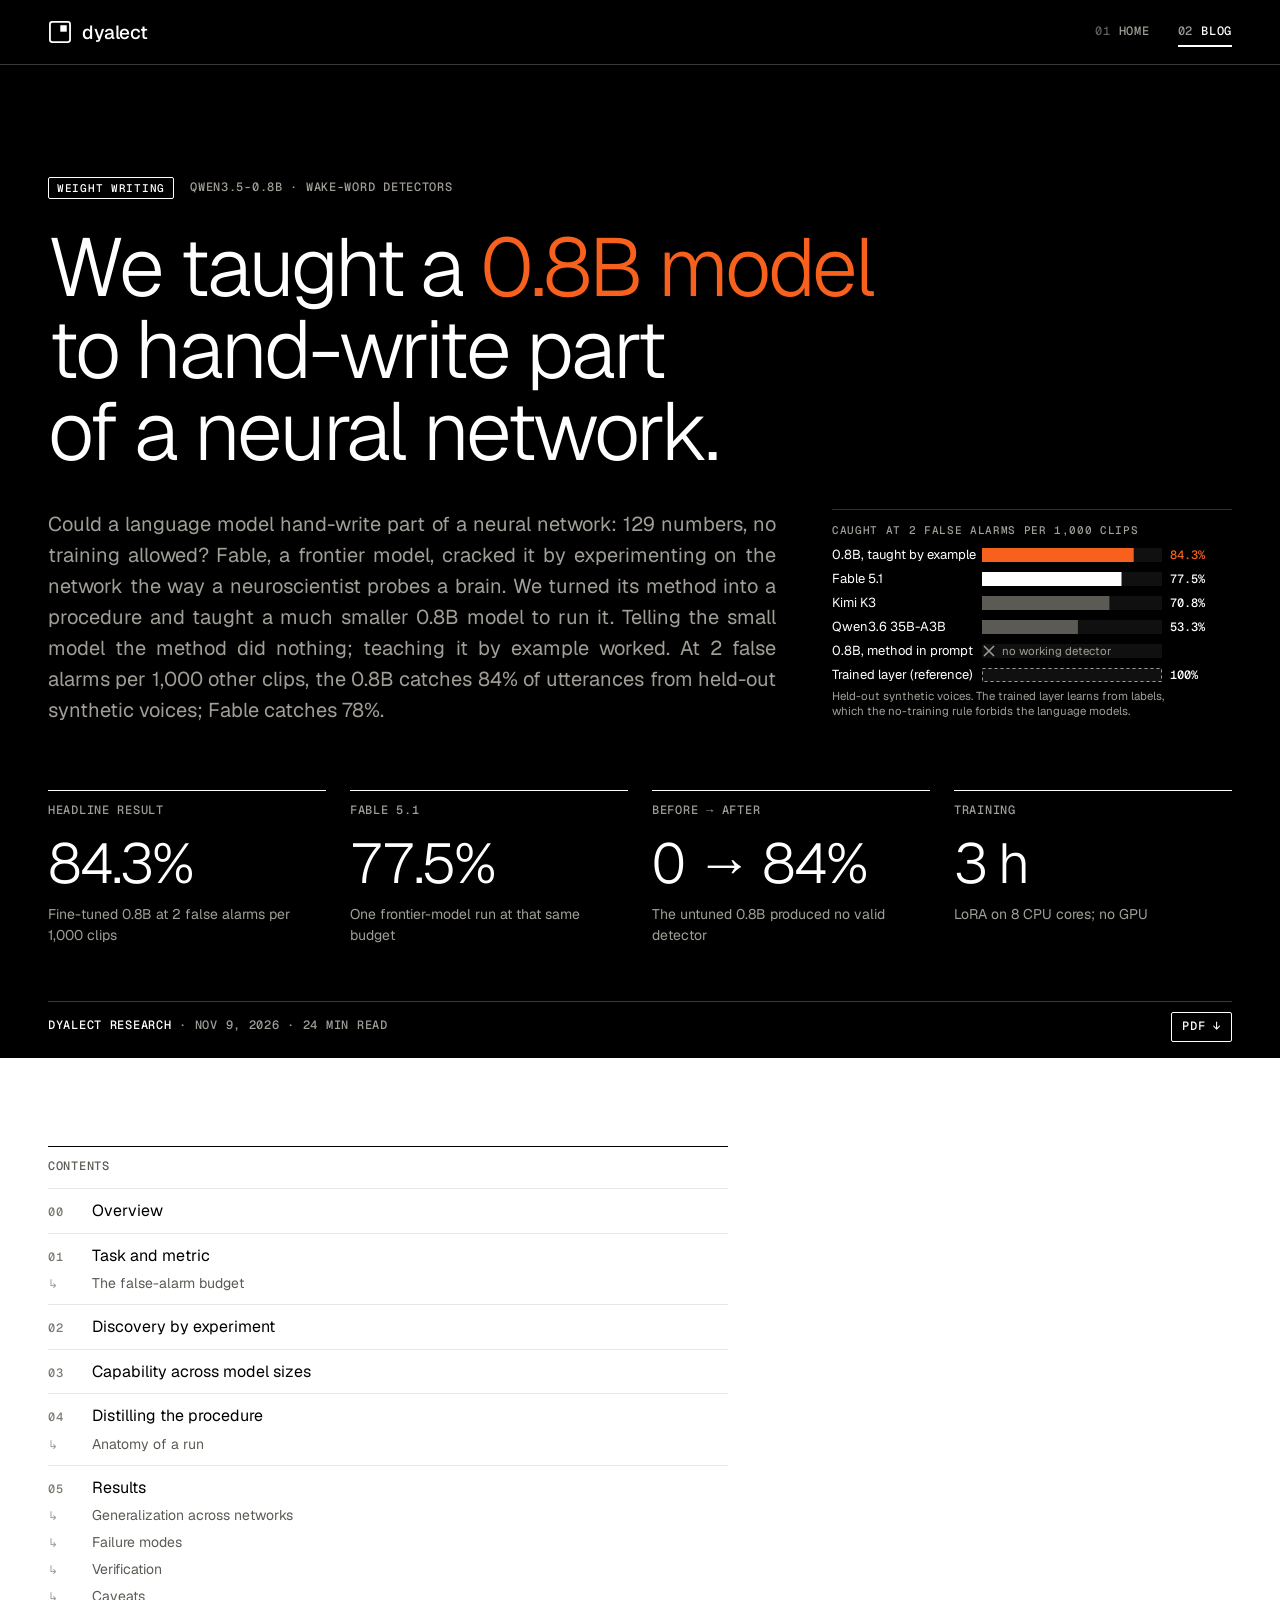
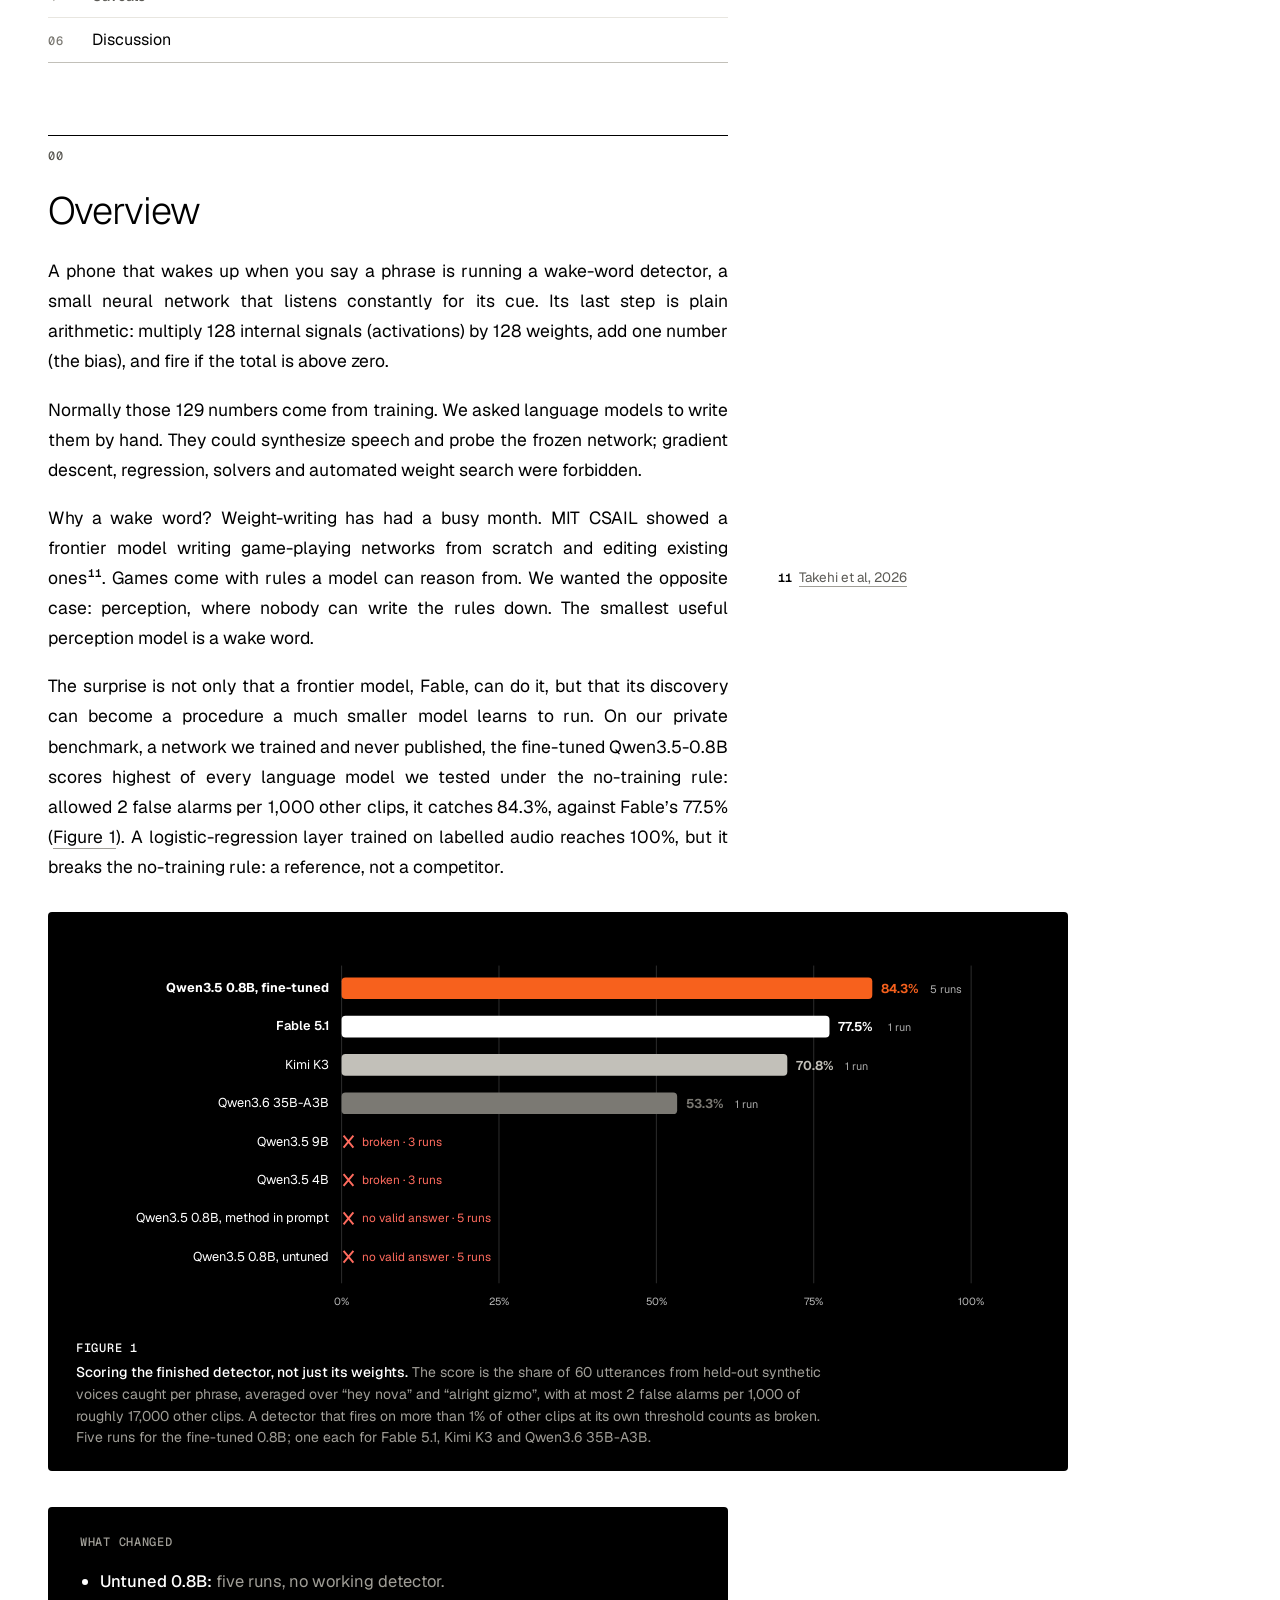
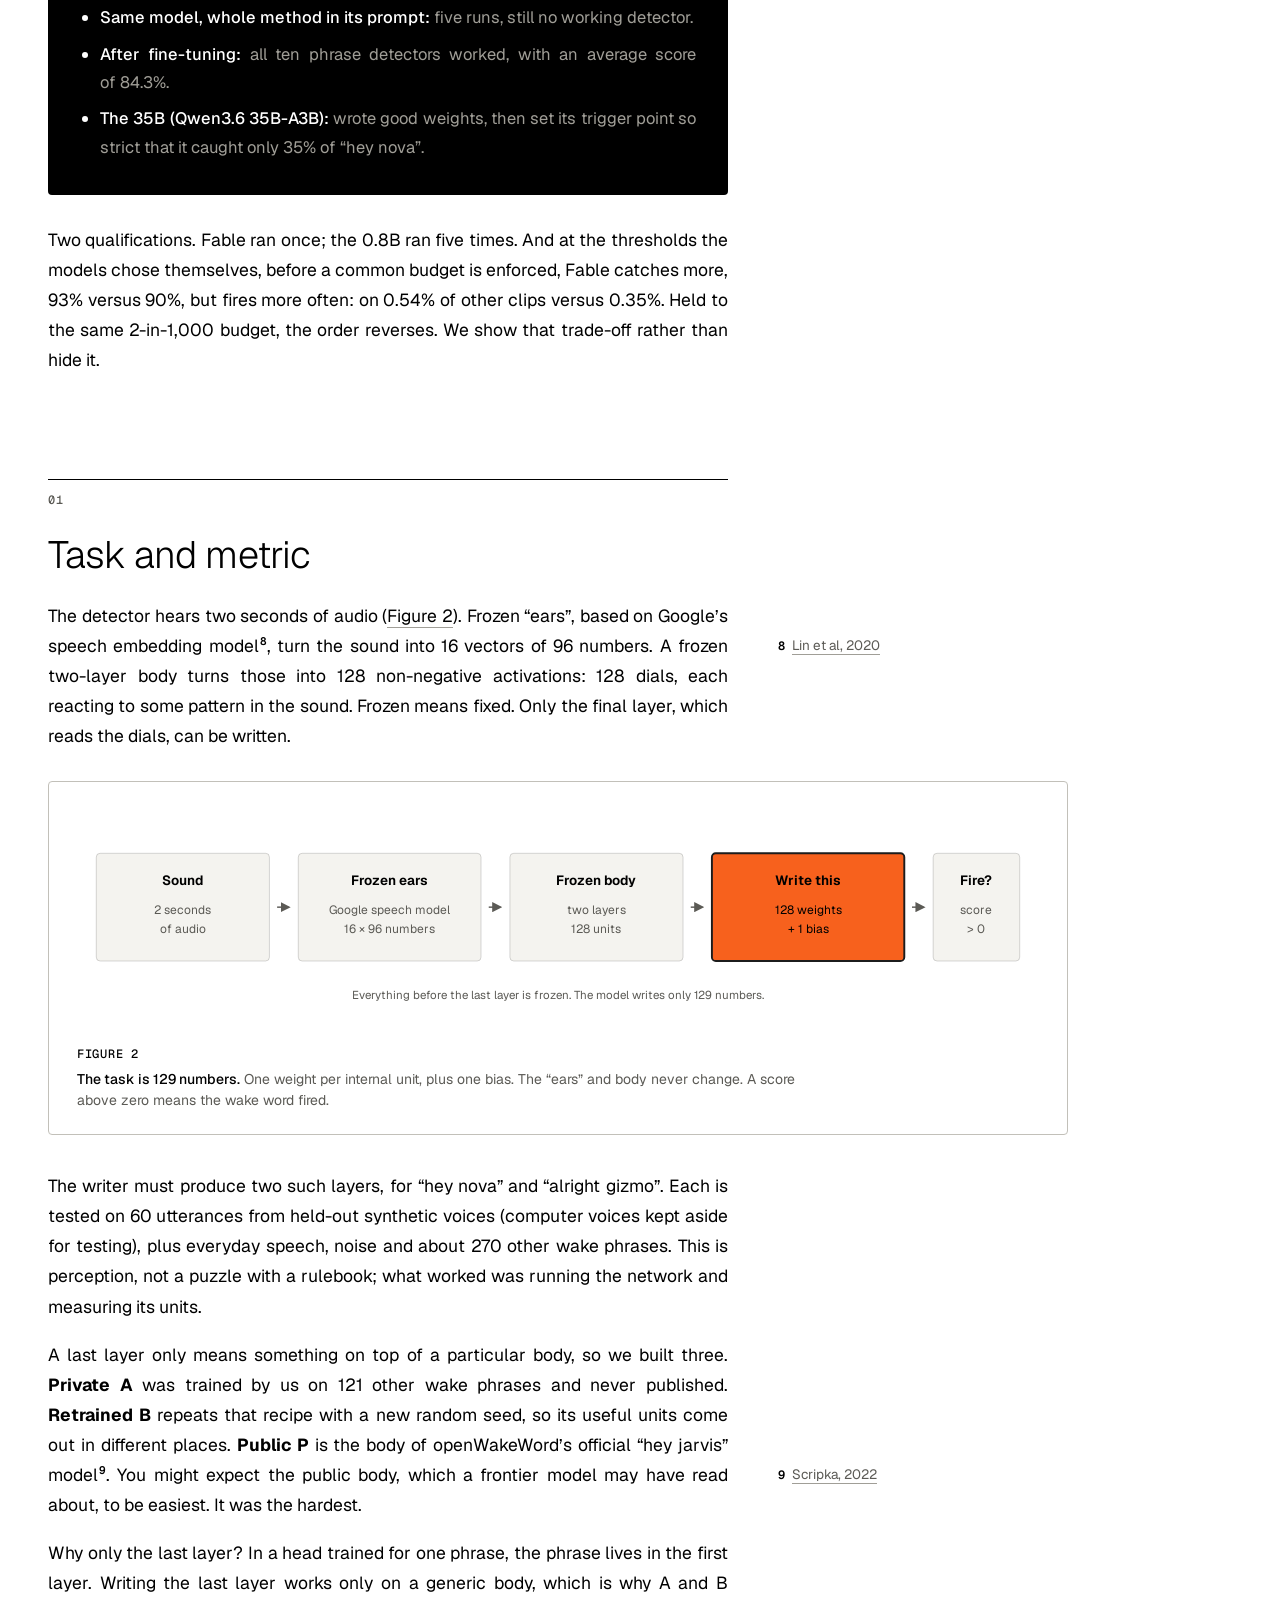
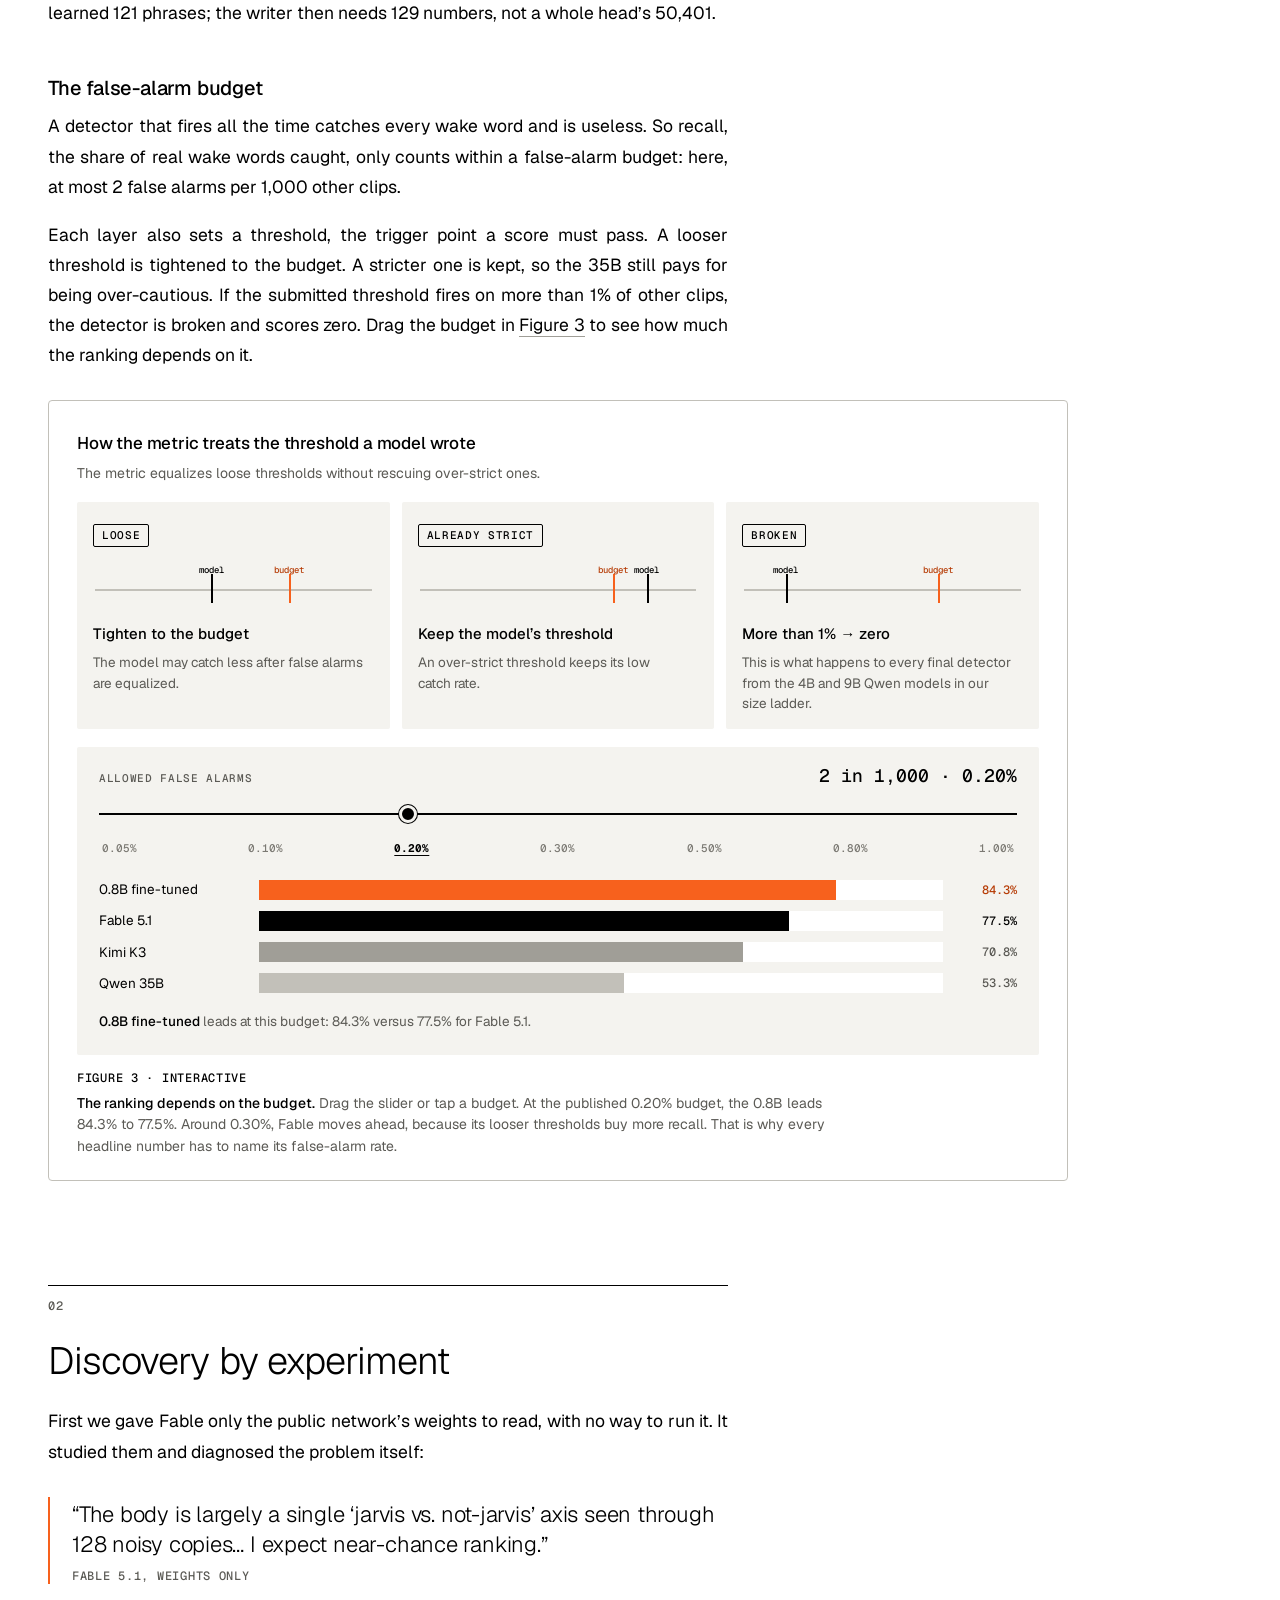
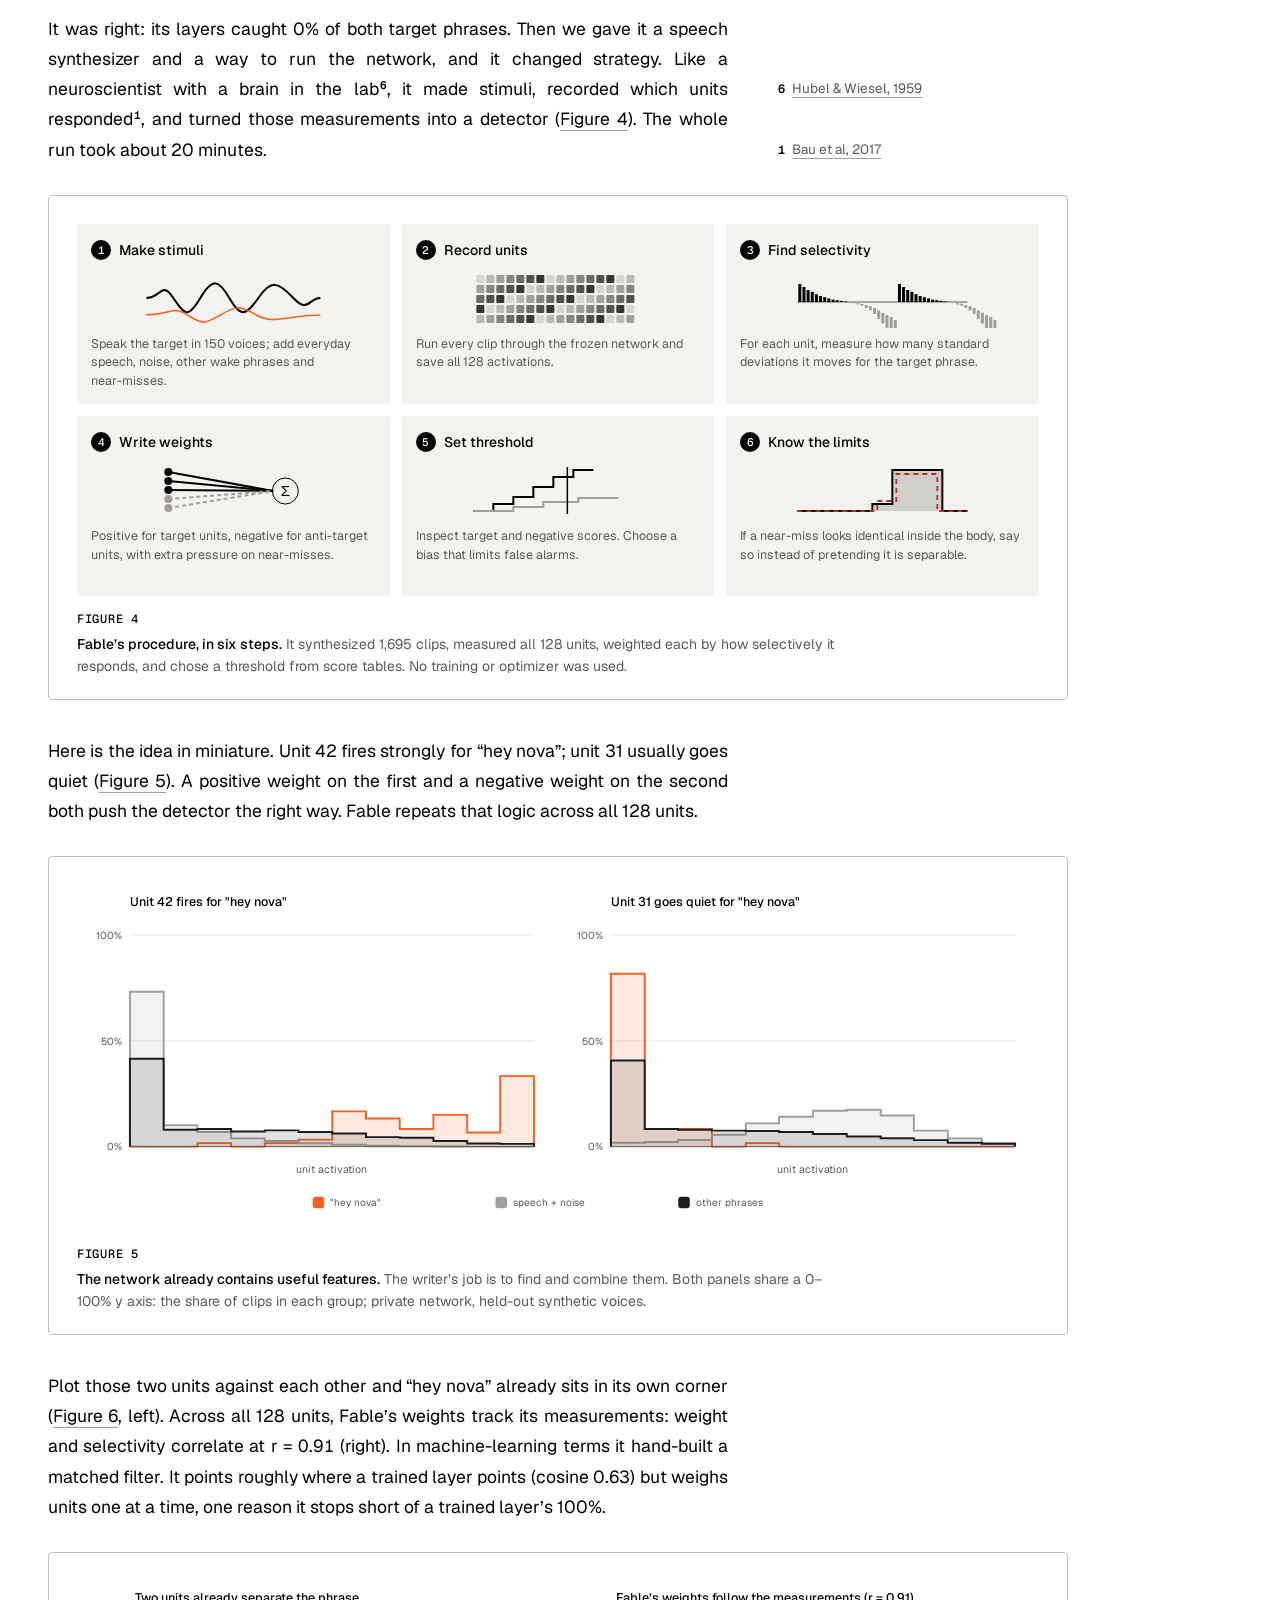
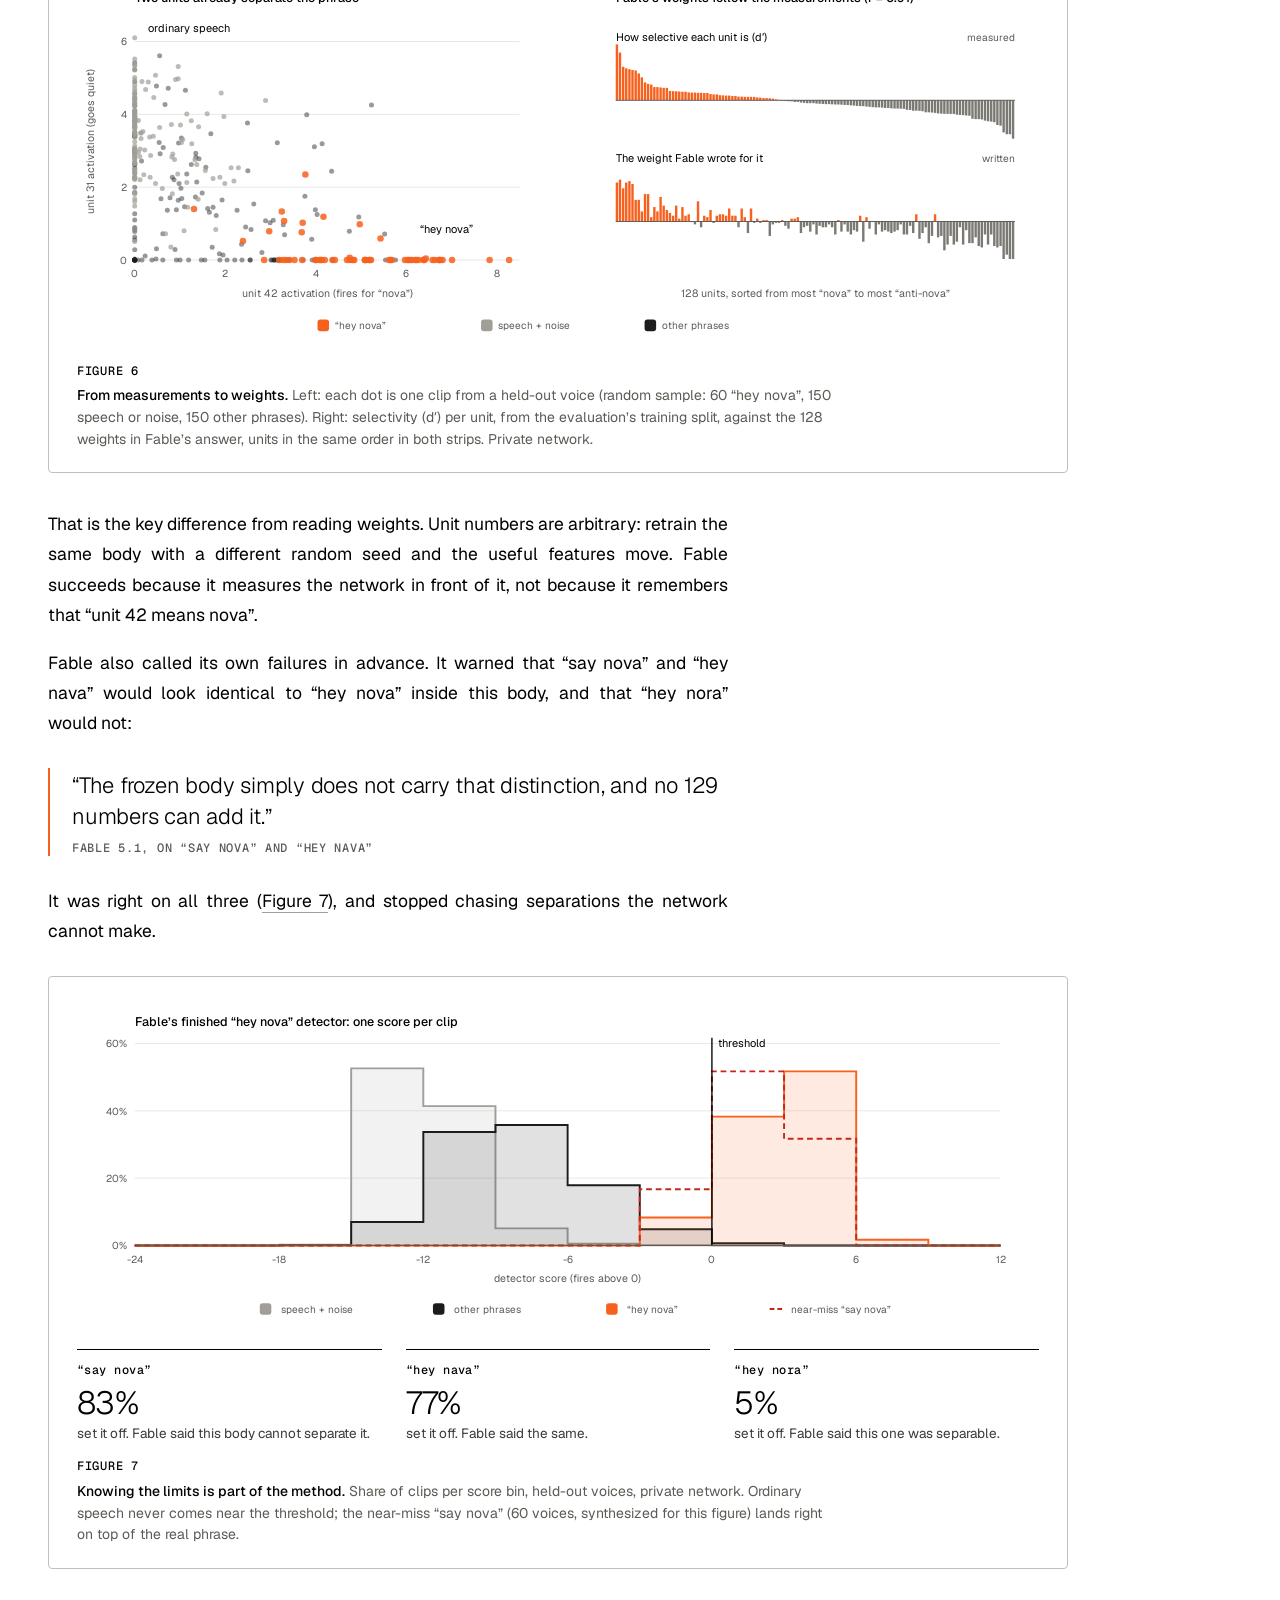
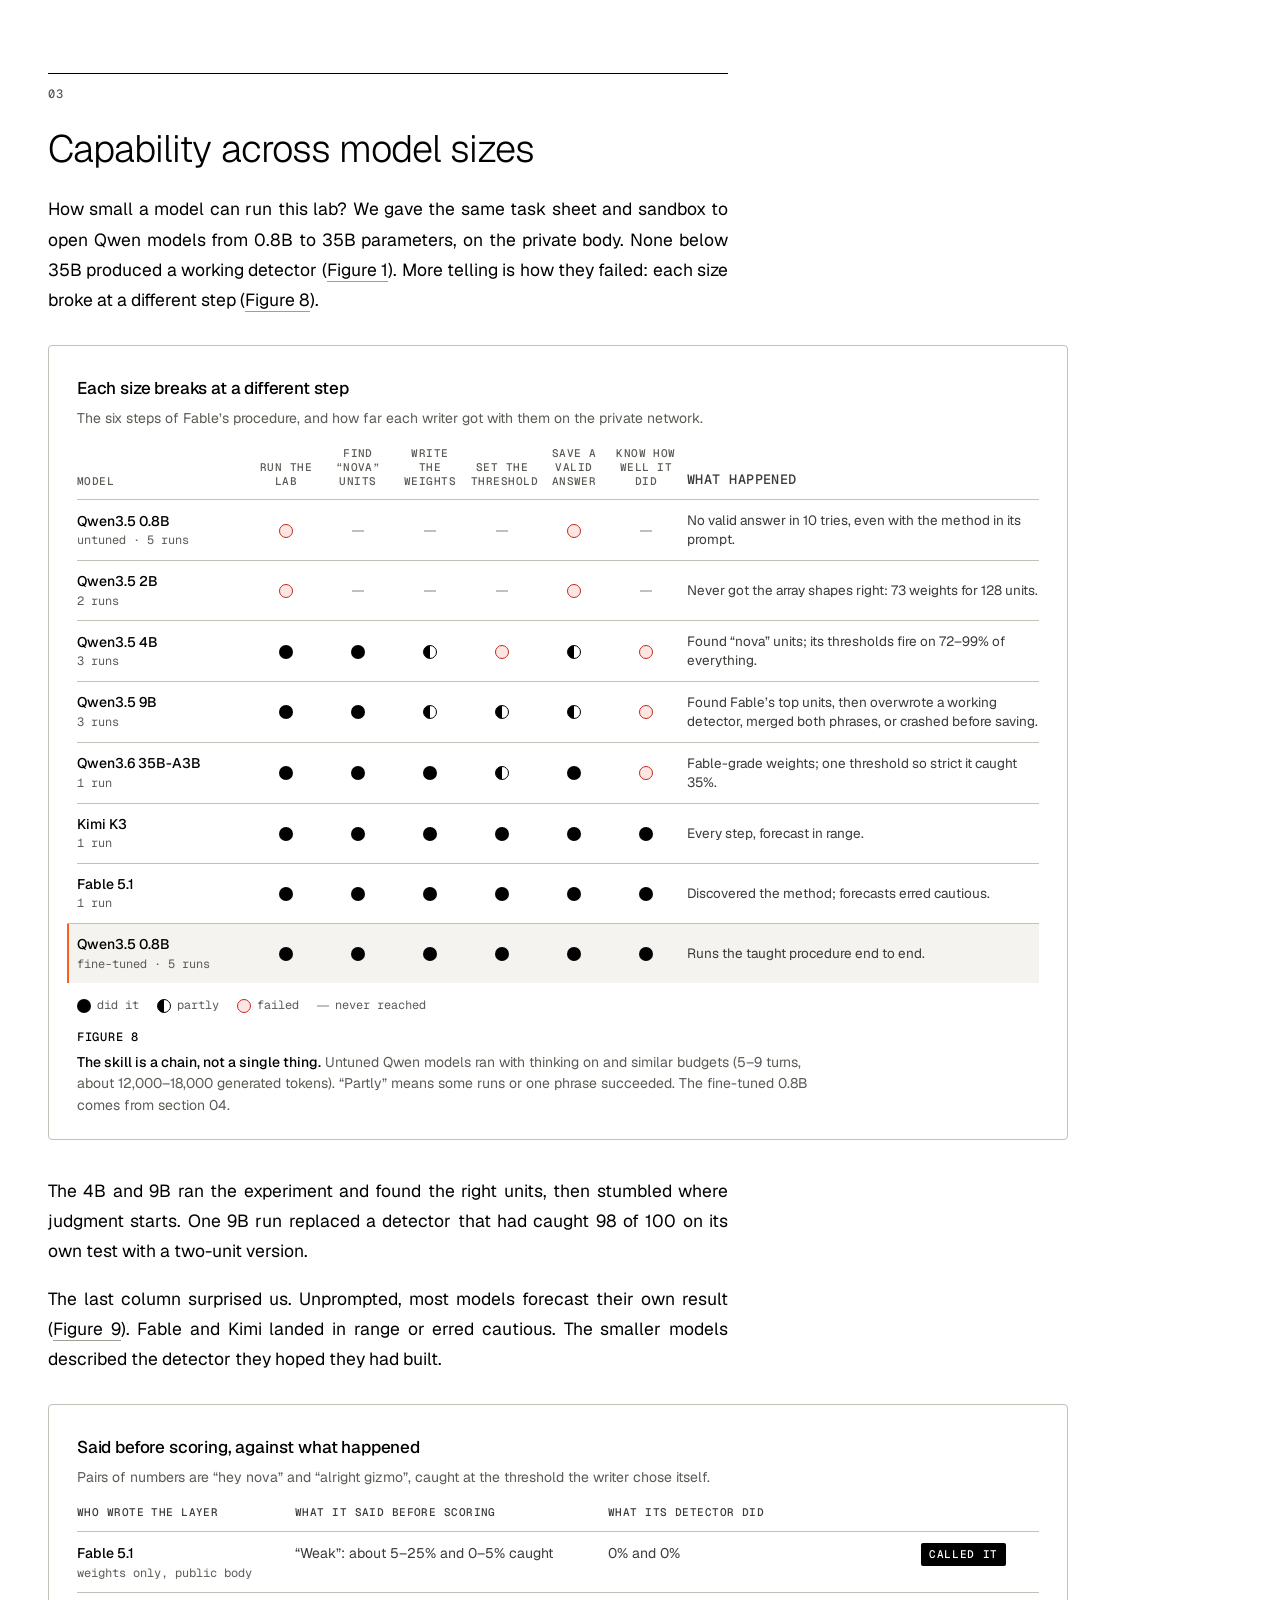
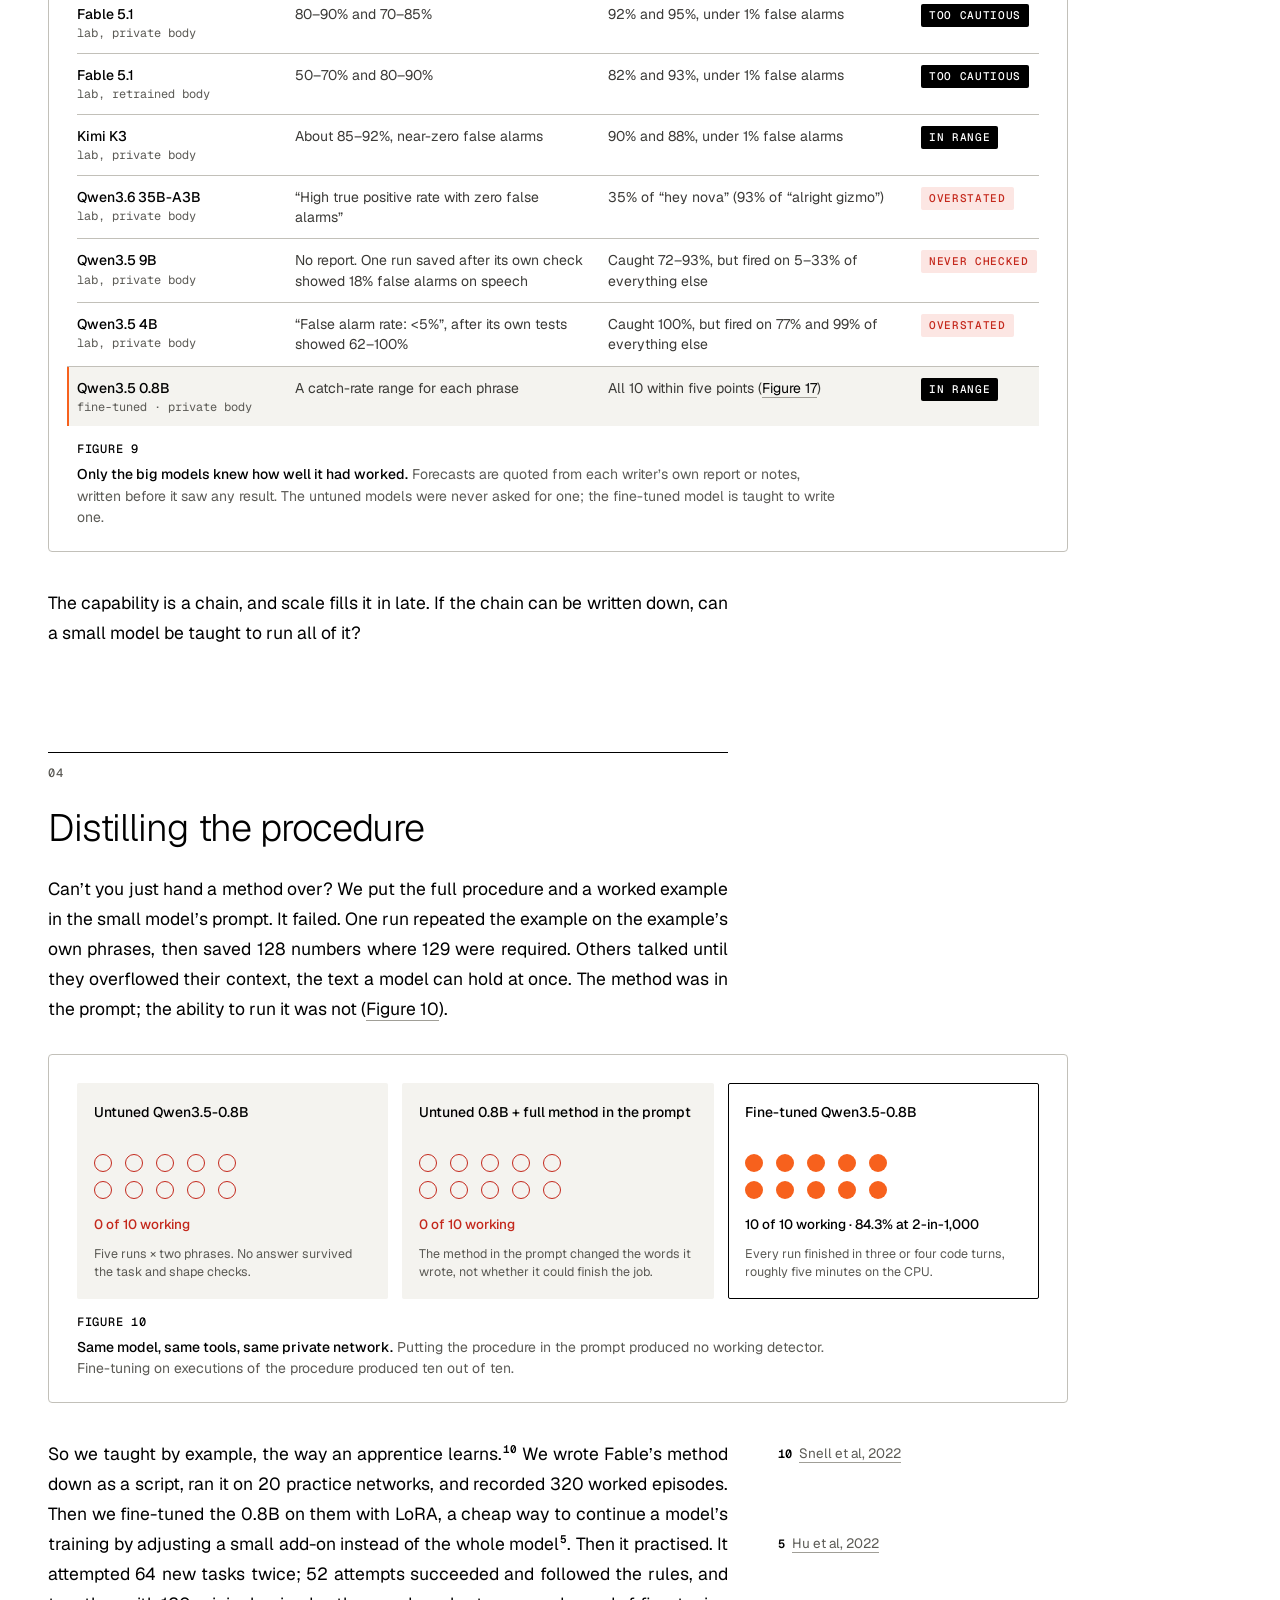
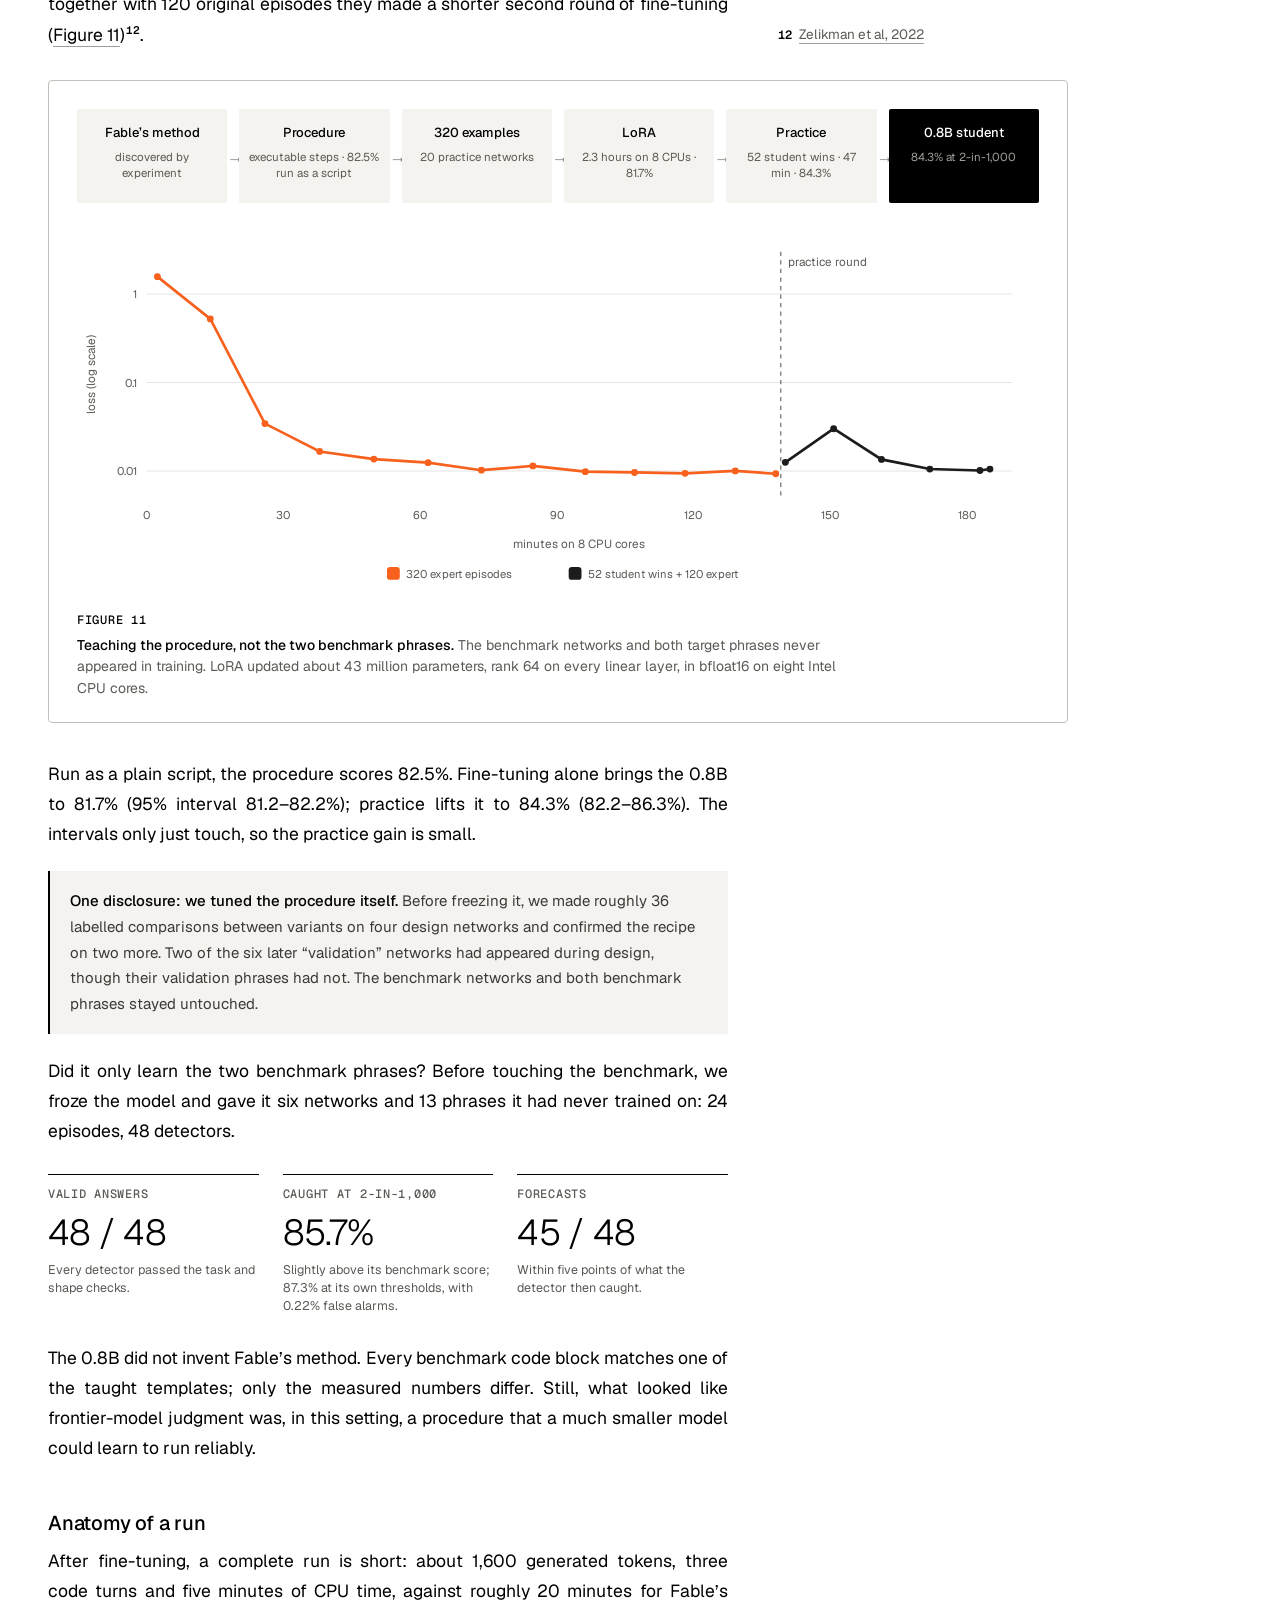
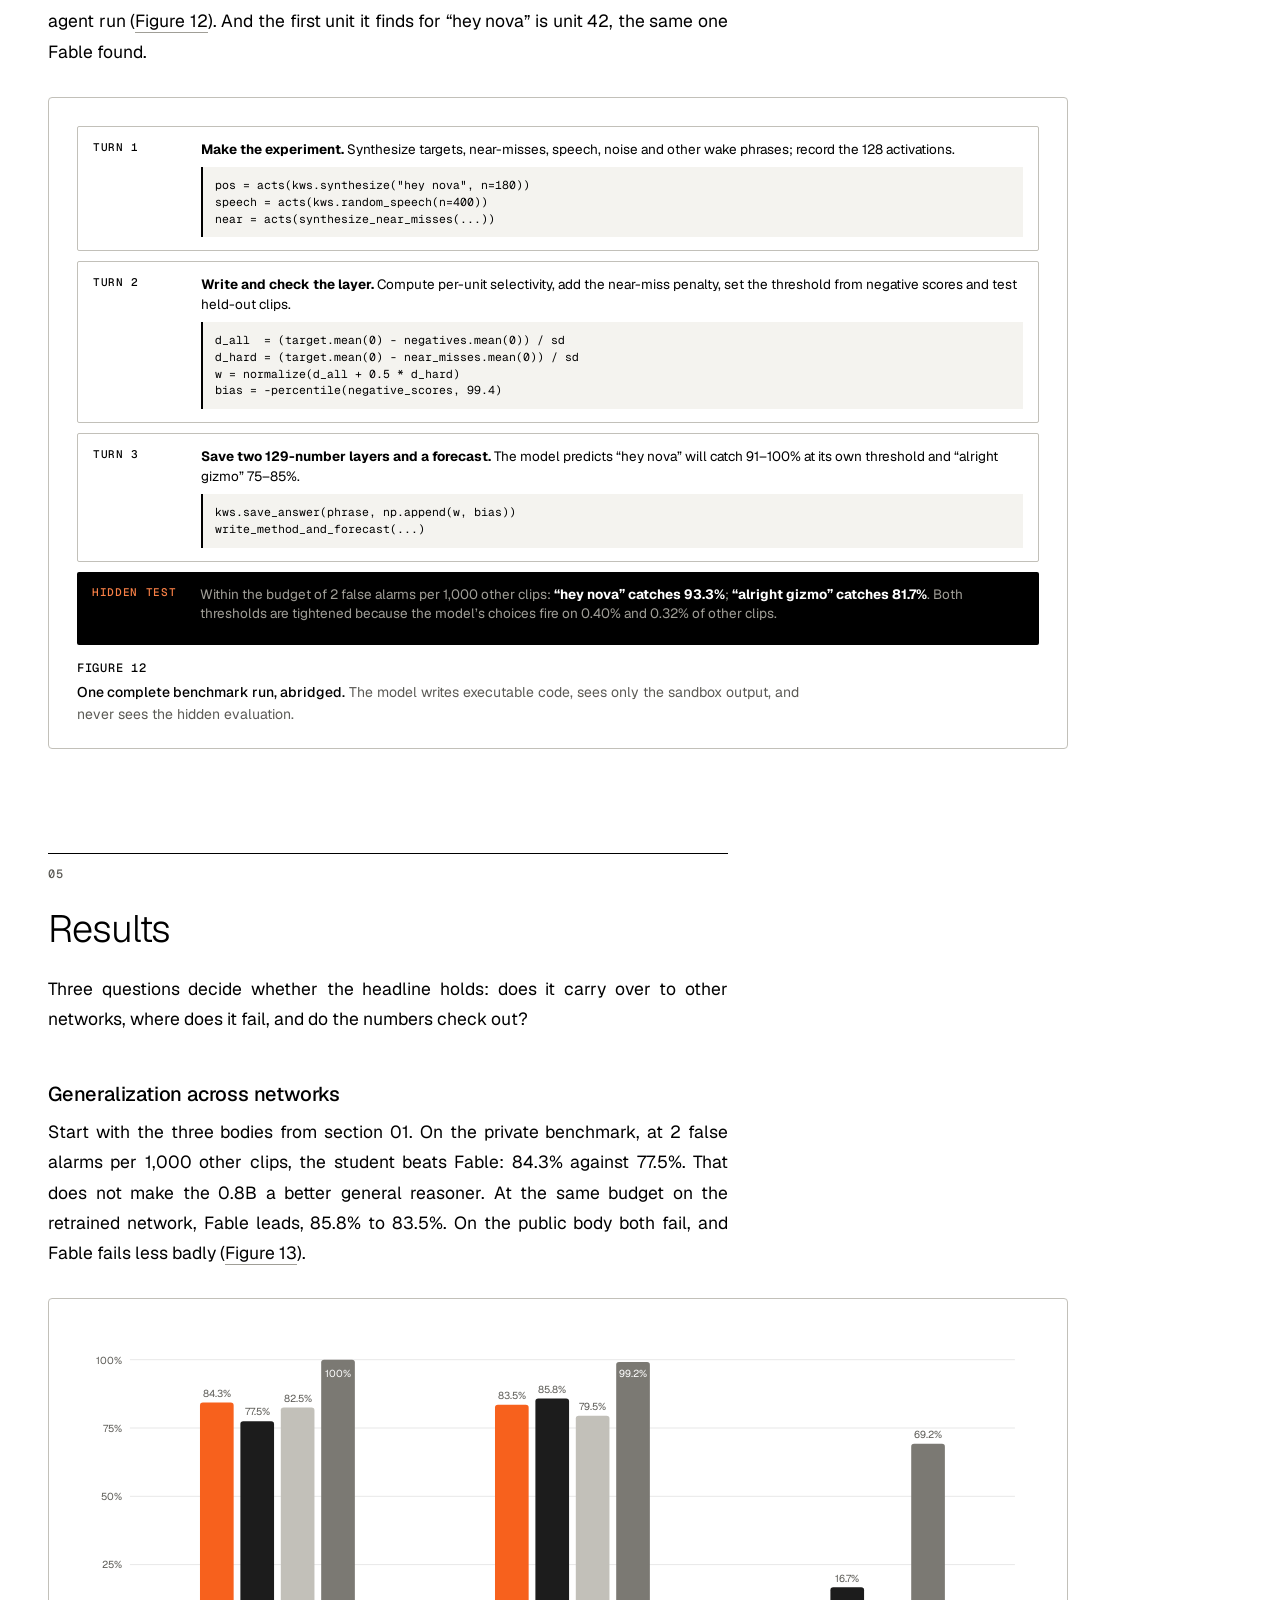
<file: teaching-a-small-model-to-write-weights/index.html>
<!doctype html>
<html lang="en">
<head>
<meta charset="utf-8">
<meta name="viewport" content="width=device-width, initial-scale=1">
<meta name="theme-color" content="#000000">
<title>We taught a 0.8B model to hand-write part of a neural network · Dyalect</title>
<meta name="description" content="A frontier model discovered how to write a wake-word detector by experiment. We trained a Qwen3.5-0.8B model to run the procedure, and at 2 false alarms per 1,000 clips it caught 84% of utterances from held-out synthetic voices against Fable&#x27;s 78%.">
<meta property="og:url" content="https://dyalect-ai.github.io/blog/teaching-a-small-model-to-write-weights/">
<meta property="og:type" content="article">
<meta property="og:site_name" content="Dyalect">
<meta property="og:title" content="We taught a 0.8B model to hand-write part of a neural network">
<meta property="og:description" content="A frontier model discovered how to write a wake-word detector by experiment. We trained a Qwen3.5-0.8B model to run the procedure, and at 2 false alarms per 1,000 clips it caught 84% of utterances from held-out synthetic voices against Fable’s 78%.">
<meta property="og:image" content="https://dyalect-ai.github.io/blog/teaching-a-small-model-to-write-weights/og.jpg">
<meta name="twitter:card" content="summary_large_image">
<link rel="icon" href="data:image/svg+xml,%3Csvg xmlns='http://www.w3.org/2000/svg' viewBox='0 0 32 32'%3E%3Crect width='32' height='32' rx='4' fill='%23000'/%3E%3Crect x='6' y='6' width='20' height='20' rx='2' fill='none' stroke='%23fff' stroke-width='2'/%3E%3Crect x='15.5' y='9.5' width='7' height='7' fill='%23F7611D'/%3E%3C/svg%3E">
<link rel="apple-touch-icon" href="../assets/avatar.png">
<style>
  @font-face { font-family: 'Geist Variable'; font-weight: 100 900; src: url(fonts/geist-latin-wght-normal-BgDaEnEv.woff2) format('woff2'); unicode-range: U+0000-00FF, U+0131, U+0152-0153, U+02BB-02BC, U+02C6, U+02DA, U+02DC, U+2000-206F, U+20AC, U+2122, U+2191, U+2193, U+2212, U+2215, U+FEFF, U+FFFD; }
  @font-face { font-family: 'Geist Variable'; font-weight: 100 900; src: url(fonts/geist-latin-ext-wght-normal-DC-KSUi6.woff2) format('woff2'); unicode-range: U+0100-02AF, U+0304, U+0308, U+0329, U+1E00-1E9F, U+1EF2-1EFF, U+2020, U+20A0-20AB, U+20AD-20C0, U+2113, U+2C60-2C7F, U+A720-A7FF; }
  
  @font-face { font-family: 'Geist Mono Variable'; font-weight: 100 900; src: url(fonts/geist-mono-latin-wght-normal-XN7g48iV.woff2) format('woff2'); unicode-range: U+0000-00FF, U+0131, U+0152-0153, U+02BB-02BC, U+02C6, U+02DA, U+02DC, U+2000-206F, U+20AC, U+2122, U+2191, U+2193, U+2212, U+2215, U+FEFF, U+FFFD; }
  @font-face { font-family: 'Geist Mono Variable'; font-weight: 100 900; src: url(fonts/geist-mono-latin-ext-wght-normal-Bwz-egvJ.woff2) format('woff2'); unicode-range: U+0100-02AF, U+0304, U+0308, U+0329, U+1E00-1E9F, U+1EF2-1EFF, U+2020, U+20A0-20AB, U+20AD-20C0, U+2113, U+2C60-2C7F, U+A720-A7FF; }
  

  :root {
    --purple: #F7611D; --purple-deep: #3B3A37; --ink: #000000; --paper: #F4F3EF; --paper-2: #E8E6E0;
    --lime: #F7611D; --lime-ink: #1C1C1C; --white: #FFFFFF; --muted: rgba(255,255,255,.74);
    --muted-ink: #5B5A55; --line: rgba(255,255,255,.18); --line-ink: rgba(0,0,0,.10); --rose: #C4281C;
    --sans: 'Geist Variable', 'Noto Sans CJK SC', 'PingFang SC', 'Helvetica Neue', Arial, sans-serif;
    --mono: 'Geist Mono Variable', 'Noto Sans Mono CJK SC', ui-monospace, Menlo, monospace;
  }
  * { box-sizing: border-box; }
  html { -webkit-text-size-adjust: 100%; }
  body { margin: 0; color: var(--ink); background: var(--paper); font: 17.5px/1.72 var(--sans);
         -webkit-font-smoothing: antialiased; counter-reset: sn; }
  a { color: var(--purple); text-decoration: none; border-bottom: 1px solid rgba(0,0,0,.3); }

  /* hero, as on the report's cover slide */
  .hero { position: relative; overflow: hidden; color: var(--white);
          background: radial-gradient(1100px 700px at 85% 0%, #282828 0%, transparent 60%),
                      linear-gradient(160deg, var(--purple) 0%, var(--purple-deep) 62%, #000000 100%); }
  .hero::before { content: ''; position: absolute; inset: 0; background: none;
                  opacity: .18; mix-blend-mode: overlay; pointer-events: none; }
  .orb { position: absolute; border-radius: 50%; filter: blur(90px); pointer-events: none; }
  .hero-in { position: relative; max-width: 1120px; margin: 0 auto; padding: 30px 32px 64px; }
  .top { display: flex; align-items: center; justify-content: space-between; margin-bottom: 84px; }
  .brand { display: flex; align-items: center; gap: 12px; color: var(--white); border: 0; }
  .mark { width: 30px; height: 30px; }
  .word { font-size: 13px; font-weight: 600; letter-spacing: .2em; }
  .meta { font: 12px var(--mono); letter-spacing: .14em; text-transform: uppercase; opacity: .62; }
  .print-brand { display: none; }
  .kicker { font: 13px var(--mono); letter-spacing: .14em; text-transform: uppercase; color: var(--lime);
            display: flex; gap: 14px; align-items: center; flex-wrap: wrap; margin-bottom: 22px; }
  .kicker .n { padding: 3px 10px; border-radius: 2px; background: var(--lime); color: var(--ink); font-weight: 600; }
  .hero h1 { font-weight: 500; font-size: 68px; line-height: 1.02; letter-spacing: -.04em; margin: 0; max-width: 1056px; }
  .hero h1 .hl { color: var(--lime); }
  .hero .lead { font-size: 21px; line-height: 1.6; color: var(--muted); max-width: 760px; margin: 26px 0 0;
               text-align: justify; hyphens: auto; -webkit-hyphens: auto; }
  .stats { display: flex; gap: 16px; margin-top: 44px; flex-wrap: wrap; }
  .stat { background: rgba(255,255,255,.09); border: 1px solid var(--line); border-radius: 4px; padding: 18px 22px; min-width: 220px; flex: 1; max-width: 300px; }
  .stat b { display: block; font-size: 40px; font-weight: 500; letter-spacing: -.04em; line-height: 1.1; color: var(--lime); }
  .stat span { font-size: 14.5px; line-height: 1.45; color: var(--muted); display: block; margin-top: 6px; }
.stat .k { font: 600 10.5px/1 var(--mono); letter-spacing: .16em; text-transform: uppercase; color: var(--lime); opacity: .78; margin: 0 0 12px; }
  .byline { margin-top: 40px; font: 13px var(--mono); letter-spacing: .1em; text-transform: uppercase; color: var(--muted); }
  .byline b { color: var(--white); font-weight: 600; }
  .byline .pdf { display: inline-block; margin-left: 12px; padding: 5px 11px 4px; border-radius: 2px;
                 border: 1px solid rgba(255,255,255,.32); color: var(--white); text-decoration: none;
                 letter-spacing: .08em; transition: background .15s, border-color .15s; }
  .byline .pdf:hover { background: rgba(255,255,255,.14); border-color: rgba(255,255,255,.6); }

  main { max-width: 1120px; margin: 0 auto; padding: 56px 32px 80px; }
  .col { max-width: 680px; position: relative; }
  h2 { font-weight: 500; font-size: 34px; line-height: 1.15; letter-spacing: -.03em; margin: 72px 0 18px; }
  h2 .n { display: block; width: max-content; font: 600 13px/1 var(--mono); letter-spacing: .14em; color: var(--lime);
          background: var(--ink); padding: 6px 11px; border-radius: 2px; margin-bottom: 14px; }
  h3 { font-weight: 600; font-size: 21px; letter-spacing: -.015em; margin: 40px 0 8px; }
  p { margin: 0 0 18px; }
  main p, main li, figcaption { text-align: justify; hyphens: auto; -webkit-hyphens: auto; }
  main .note, main .refs li, main .cite p { text-align: left; hyphens: manual; -webkit-hyphens: manual; }
  em { font-style: italic; }
  code { font: 500 .84em/1.5 var(--mono); color: #000000; background: rgba(0,0,0,.07);
         border: 1px solid rgba(0,0,0,.14); border-radius: 4px; padding: .1em .38em .08em; white-space: nowrap; }
  code.wrap { white-space: normal; box-decoration-break: clone; -webkit-box-decoration-break: clone; line-height: 1.6; }
  code .tex { color: #A09E97; }
  div.pattern { margin: 0 0 24px; padding: 13px 18px; background: #fff; border: 1px solid rgba(0,0,0,.16);
                border-left: 3px solid var(--purple); border-radius: 4px; }
  div.pattern code { font-size: 14px; color: var(--ink); background: none; border: 0; padding: 0; white-space: pre-wrap; }
  div.pattern .pat-note { display: block; margin-top: 9px; font: 600 10.5px var(--mono); letter-spacing: .14em; text-transform: uppercase; color: var(--muted-ink); }
  .findings code { color: var(--lime); background: rgba(255,255,255,.1); }
  figcaption code { font-size: .9em; }
  sup { font-size: .68em; line-height: 0; vertical-align: .6em; }
  .math { white-space: nowrap; font-feature-settings: "tnum"; }
  pre { font: 13.5px/1.65 var(--mono); background: #fff; color: var(--ink); padding: 18px 22px 18px 20px;
        border: 1px solid rgba(0,0,0,.16); border-left: 3px solid var(--purple); border-radius: 4px;
        white-space: pre-wrap; margin: 0 0 22px; box-shadow: none; }
  pre code { background: none; padding: 0; font: inherit; color: inherit; white-space: inherit; }
  pre .ln { display: block; padding-left: calc(var(--i) * 1ch + 4ch); text-indent: -4ch; }
  pre .c { color: #A09E97; font-style: italic; }
  pre .k { color: var(--purple); font-weight: 600; }
  pre .f { color: var(--purple-deep); font-weight: 600; }
  ul { padding-left: 22px; margin: 0 0 20px; }
  li { margin-bottom: 8px; }

  .findings { background: var(--ink); color: var(--white); border-radius: 4px; padding: 24px 28px 10px; margin: 8px 0 30px;
              box-shadow: none; }
  .findings p:first-child { font: 600 13px var(--mono); letter-spacing: .14em; text-transform: uppercase; color: var(--lime); margin-bottom: 12px; }
  .findings ul { padding-left: 20px; }
  .findings li { font-size: 16.5px; color: var(--muted); }
  .findings li::marker { color: var(--lime); }
  .findings b { color: var(--white); font-weight: 600; }

  /* sidenotes */
  .sn { counter-increment: sn; text-decoration: none; border-bottom: 0; color: var(--purple); }
  .sn::after { content: var(--n, counter(sn)); font: 600 11px/0 var(--mono); vertical-align: super; color: var(--purple); margin-left: 1px; }
  .note { float: right; clear: right; width: 290px; margin-right: -340px; margin-top: 4px; margin-bottom: 14px;
          font-size: 13.5px; line-height: 1.5; color: var(--muted-ink); }
  .note::before { content: var(--n, counter(sn)) "  "; font: 600 12px var(--mono); color: var(--purple); }
  .note a { color: inherit; text-decoration: none; border-bottom: 1px solid rgba(0,0,0,.32); }
  .note a:hover { color: var(--purple); border-bottom-color: var(--purple); }
  .refs li[id] { scroll-margin-top: 24px; }
  .refs li:target { background: rgba(247,97,29,.22); border-radius: 4px; }

  figure { margin: 30px 0 36px; background: #fff; border: 1px solid rgba(0,0,0,.10); border-radius: 4px;
           box-shadow: none; padding: 26px 26px 20px; }
  figure.wide { width: min(1020px, calc(100vw - 64px)); }  /* column 680 + gap 50 + sidenotes 290 */
  figcaption { font-size: 14px; line-height: 1.55; color: var(--muted-ink); margin-top: 16px; max-width: 760px; }
  figcaption .fl { display: block; font: 600 12px var(--mono); letter-spacing: .14em; text-transform: uppercase; color: var(--purple); margin-bottom: 4px; }
  figcaption b { color: var(--ink); font-weight: 600; }

  /* weight explorer */
  #wx { font-family: var(--sans); }
  .wx-tabs { display: flex; flex-wrap: wrap; gap: 8px; margin-bottom: 18px; }
  .wx-tab { font: 500 14px var(--sans); color: var(--ink); background: var(--paper); border: 1px solid rgba(0,0,0,.16);
            border-radius: 2px; padding: 7px 14px 7px 8px; cursor: pointer; display: inline-flex; gap: 8px; align-items: center; }
  .wx-tab span { font: 600 11.5px var(--mono); background: #fff; color: var(--purple); border-radius: 2px; padding: 3px 8px; }
  .wx-tab:hover { border-color: var(--purple); }
  .wx-tab.on { background: var(--ink); color: #fff; border-color: var(--ink); }
  .wx-tab.on span { background: var(--lime); color: var(--ink); }
  .wx-head { display: flex; justify-content: space-between; align-items: flex-end; gap: 18px; margin-bottom: 12px; }
  .wx-title { font-weight: 600; font-size: 17px; }
  .wx-note { font-size: 14px; color: var(--muted-ink); line-height: 1.5; max-width: 640px; }
  .wx-jumps { display: flex; background: var(--paper); border-radius: 2px; padding: 3px; flex: none; }
  .wx-jump { font: 600 12px var(--mono); letter-spacing: .06em; text-transform: uppercase; color: var(--muted-ink);
             background: none; border: 0; border-radius: 2px; padding: 6px 12px; cursor: pointer; }
  .wx-jump:hover { color: var(--ink); background: #fff; }
  .wx-frame { display: flex; justify-content: center; background: var(--paper); border-radius: 4px; padding: 14px; }
  .wx-stage { position: relative; max-width: 100%; touch-action: pan-y; user-select: none; -webkit-user-select: none; cursor: crosshair; }
  .wx-stage canvas { position: absolute; left: 0; top: 0; display: block; border-radius: 4px; }
  .wx-lab { position: absolute; top: 8px; font: 600 11px var(--mono); letter-spacing: .08em; text-transform: uppercase;
            padding: 4px 9px; border-radius: 2px; pointer-events: none; white-space: nowrap; transition: opacity .15s; }
  .wx-lab.l { left: 8px; background: var(--ink); color: #fff; }
  .wx-lab.r { right: 8px; background: var(--lime); color: var(--ink); }
  .wx-handle { position: absolute; top: -6px; bottom: -6px; width: 3px; margin-left: -1.5px; background: var(--ink); cursor: ew-resize; touch-action: none; }
  .wx-handle span { position: absolute; top: 50%; left: 50%; transform: translate(-50%, -50%); width: 34px; height: 34px;
                    border-radius: 50%; background: var(--ink); color: var(--lime); display: grid; place-items: center;
                    font-size: 17px; box-shadow: none; }
  .wx-handle::before { content: ""; position: absolute; inset: 0 -14px; }
  .wx-tip { position: absolute; z-index: 3; max-width: 380px; background: var(--ink); color: #FFFFFF; font-size: 12.5px; line-height: 1.45;
            padding: 9px 12px; border-radius: 4px; pointer-events: none; box-shadow: none; }
  .wx-tip b { color: var(--lime); font: 600 12px var(--mono); }
  .wx-tip span { color: rgba(255,255,255,.7); }
  .wx-stats { display: flex; flex-wrap: wrap; gap: 6px 22px; margin-top: 12px; font: 12.5px var(--mono); color: var(--muted-ink); }
  .wx-stats .sw { display: inline-block; width: 10px; height: 10px; border-radius: 3px; margin-right: 7px; vertical-align: -1px; }
  .wx-stats .sw.b { background: var(--ink); } .wx-stats .sw.a { background: var(--lime); }
  @media (max-width: 760px) {
    .wx-head { flex-direction: column; align-items: flex-start; } .wx-frame { padding: 8px; }
    .wx-tabs { gap: 6px; } .wx-tab { font-size: 13px; padding: 5px 11px 5px 6px; }
  }

  /* figure 1, as on the report's problem slide */
  figure.problem { color: var(--white); border: 0; position: relative; overflow: hidden;
                   background: radial-gradient(700px 400px at 90% 0%, #282828 0%, transparent 60%),
                               linear-gradient(160deg, var(--purple) 0%, var(--purple-deep) 70%, #000000 100%); }
  figure.problem figcaption { color: var(--muted); }
  figure.problem figcaption .fl { color: var(--lime); }
  figure.problem figcaption b { color: var(--white); }
  .prompt { font: 14px var(--mono); color: var(--lime); margin: 2px 0 16px; }
  .prompt span { color: var(--muted); }
  .duo { display: grid; grid-template-columns: 1fr 1fr; gap: 18px; }
  .rc { background: var(--paper); color: var(--ink); border-radius: 4px; padding: 18px 20px; box-shadow: none; }
  .rc-h { display: flex; justify-content: space-between; align-items: center; gap: 10px; margin-bottom: 12px; }
  .who { font: 11.5px var(--mono); letter-spacing: .1em; text-transform: uppercase; color: var(--muted-ink); }
  .verdict { font: 600 12px var(--mono); padding: 4px 10px; border-radius: 2px; white-space: nowrap; }
  .verdict.bad { background: #FCE6E3; color: var(--rose); }
  .verdict.good { background: var(--lime); color: var(--ink); }
  .reply { background: none; color: var(--ink); padding: 0; margin: 0; border: 0; border-radius: 0; box-shadow: none;
           font-size: 12.5px; line-height: 1.6;
           white-space: pre-wrap; word-break: break-word; }
  mark.bad { background: #FCE6E3; color: var(--rose); padding: 0 3px; border-radius: 4px; }
  mark.ok { background: var(--lime); color: var(--ink); padding: 0 3px; border-radius: 4px; }

  .pair { display: grid; grid-template-columns: auto 1fr auto; gap: 4px 16px; align-items: baseline; font: 14px var(--mono);
          background: var(--ink); color: var(--white); border-radius: 4px; padding: 16px 22px; margin: 0 0 22px; }
  .pair .lab { color: var(--muted); font-size: 12px; letter-spacing: .1em; text-transform: uppercase; }
  .pair .d { color: var(--ink); background: var(--lime); border-radius: 4px; padding: 0 8px; font-weight: 600; }
  .pair .d.o { background: #FDC3A3; }
  .pair .x { color: #FDC3A3; font-weight: 700; }

  /* figure 8: the /zh trace */
  .trace-wrap { display: grid; grid-template-columns: 1fr 250px; gap: 28px; }
  .tl { font: 12.5px/1.5 var(--mono); margin-bottom: 5px; }
  .tk { display: inline-block; white-space: pre; padding: 1px 2px; border-radius: 4px; margin: 1px 0; color: var(--muted-ink); }
  .tk.sp { font-size: 10.5px; color: #7B7973; background: var(--paper); padding: 1px 5px; margin-right: 3px; }
  .tk.nl { color: #A09E97; padding: 1px 4px; }
  .tk.on { background: var(--paper-2); color: var(--purple-deep); }
  .tk.first { background: var(--lime); color: var(--ink); font-weight: 600; }
  .tk.cmd { outline: 1.5px solid var(--purple); font-weight: 700; color: var(--purple-deep); }
  .tkey { display: flex; gap: 18px; flex-wrap: wrap; font-size: 12.5px; color: var(--muted-ink); margin-top: 14px; }
  .sw { display: inline-block; width: 13px; height: 13px; border-radius: 4px; vertical-align: -2px; margin-right: 6px; }
  .sw.z { background: #fff; border: 1px solid var(--line-ink); }
  .sw.on { background: var(--paper-2); border: 1px solid rgba(0,0,0,.3); }
  .sw.first { background: var(--lime); }
  .ft { border-left: 1px solid var(--line-ink); padding-left: 22px; }
  .ft-t { font-size: 14px; font-weight: 600; margin-bottom: 12px; }
  .ft-h { font: 600 11px var(--mono); letter-spacing: .1em; text-transform: uppercase; color: var(--muted-ink); margin: 2px 0 8px; }
  .ft-h + .ftr ~ .ft-h { margin-top: 20px; }
  .ftr { display: grid; grid-template-columns: 74px 1fr 36px; gap: 8px; align-items: center; font-size: 13px; margin-bottom: 5px; }
  .ftt { font-family: var(--mono); overflow: hidden; white-space: nowrap; text-overflow: ellipsis; }
  .ftb { background: var(--paper); border-radius: 4px; height: 10px; overflow: hidden; }
  .ftb i { display: block; height: 100%; background: var(--purple); border-radius: 4px; }
  .ftp { font-family: var(--mono); font-size: 12px; color: var(--muted-ink); text-align: right; }

  table.lens { border-collapse: collapse; width: 100%; font-size: 13.5px; line-height: 1.4; }
  table.lens td { padding: 7px 8px; border-top: 1px solid var(--line-ink); vertical-align: middle; }
  table.lens tr:first-child td { border-top: 0; }
  table.lens td.lm { width: 190px; color: var(--ink); font-weight: 600; }
  table.lens td.lk { width: 54px; color: var(--muted-ink); font: 12px var(--mono); }
  table.lens tr.hl td { background: #F4F3EF; }
  .chip { display: inline-block; font: 12.5px/1.3 var(--mono); background: var(--paper-2); color: var(--purple-deep);
          border-radius: 4px; padding: 2px 7px; margin: 2px 4px 2px 0; white-space: nowrap; }

  .refs { font-size: 14px; line-height: 1.55; color: #3B3A37; padding-left: 20px; }
  .refs li { margin-bottom: 7px; }
  .cite { font-size: 14.5px; line-height: 1.55; }
  .cite pre { font-size: 13px; }
  @media (max-width: 760px) { pre { font-size: 12px; padding: 14px 14px 14px 13px; } }
  hr { border: 0; border-top: 1px solid var(--line-ink); margin: 64px 0 30px; }

  footer { background: var(--ink); color: var(--muted); }
  footer div { max-width: 1120px; margin: 0 auto; padding: 26px 32px; display: flex; justify-content: space-between;
               align-items: center; font: 12px var(--mono); letter-spacing: .12em; text-transform: uppercase; }

  @media (max-width: 1180px) {
    .sn::after { content: none; }
    .note { float: none; display: inline; width: auto; margin: 0; font-size: 14px; }
    .note::before { content: " [" var(--n, counter(sn)) ": "; font: inherit; color: var(--muted-ink); }
    .note::after { content: "]"; }
    figure.wide { width: 100%; }
  }
  @media (max-width: 760px) {
    body { font-size: 16.5px; }
    .hero-in { padding: 24px 20px 48px; }
    .top { margin-bottom: 52px; }
    .hero h1 { font-size: 44px; }
    .hero .lead { font-size: 18px; }
    .stat { max-width: none; }
    main { padding: 40px 20px 64px; }
    figure { padding: 18px 16px 14px; border-radius: 4px; }
    .duo, .trace-wrap { grid-template-columns: 1fr; }
    figure.wide .scroll { overflow-x: auto; -webkit-overflow-scrolling: touch; margin: 0 -16px; padding: 0 16px; }
    figure.wide .scroll svg { min-width: 760px; }
    figure.wide .scroll::after { content: "scroll →"; display: block; font: 11px var(--mono); color: var(--muted-ink); margin-top: 6px; }
    .ft { border-left: 0; padding-left: 0; }
    h2 { font-size: 28px; }
  }


  .tabs { display: flex; gap: 6px; }
  .tabs a { color: var(--white); font-size: 14.5px; font-weight: 500; padding: 6px 15px; border-radius: 2px;
            border: 1px solid transparent; opacity: .78; transition: opacity .15s, background .15s; }
  .tabs a:hover { opacity: 1; background: rgba(255,255,255,.08); }
  .tabs a.on { opacity: 1; background: rgba(255,255,255,.12); border-color: var(--line); }


/* build.py additions: skip link, contents, figure links, footer, print */
.skip { position: absolute; left: -9999px; top: 0; z-index: 99; background: #000000; color: #fff; padding: 10px 16px; border-radius: 0 0 10px 0; }
.skip:focus { left: 0; }
:focus-visible { outline: 2px solid var(--purple); outline-offset: 3px; border-radius: 4px; }
nav.toc { margin: 0 0 38px; padding: 22px 26px 18px; border: 1px solid rgba(0,0,0,.16); border-radius: 4px; background: #fff; box-shadow: none; }
nav.toc .toc-h { margin: 0 0 10px; font: 600 10.5px/1 var(--mono); letter-spacing: .16em; text-transform: uppercase; color: var(--muted-ink); }
nav.toc ol { margin: 0; padding: 0; list-style: none; }
nav.toc li { margin: 0; }
nav.toc li.l2 + li.l2 { margin-top: 8px; }
nav.toc a { display: grid; grid-template-columns: 2.7em 1fr; align-items: baseline; gap: 0 6px; padding: 6px 9px; margin: 0 -9px; border-bottom: 0; border-radius: 4px; color: var(--ink); text-decoration: none; font-size: 15.5px; line-height: 1.35; }
nav.toc a:hover { background: rgba(0,0,0,.07); }
nav.toc .n { font: 600 11px/1 var(--mono); letter-spacing: .07em; color: var(--purple); }
nav.toc li.l3 a { font-size: 14px; color: var(--muted-ink); padding-left: 20px; }
nav.toc li.l3 a:hover { color: var(--ink); }
nav.toc + h2 { margin-top: 16px; }
@media (max-width: 640px) {
  nav.toc { padding: 18px 16px 14px; border-radius: 4px; }
  nav.toc a { grid-template-columns: 2.3em 1fr; font-size: 14.5px; padding: 5px 7px; margin: 0 -7px; }
  nav.toc li.l3 a { font-size: 13.5px; padding-left: 14px; }
}
a.figref { color: var(--purple); text-decoration: none; white-space: nowrap; border-bottom: 1px solid rgba(0,0,0,.3); }
a.figref:hover { background: rgba(0,0,0,.08); }
figure[id] { scroll-margin-top: 24px; }
h2[id], h3[id] { scroll-margin-top: 24px; }
p.totop { margin: 44px 0 0; text-align: center; }
p.totop a { font: 600 12.5px var(--mono); letter-spacing: .1em; text-transform: uppercase; color: var(--purple); text-decoration: none; border-bottom: 0; }
p.totop a:hover { text-decoration: underline; }
footer nav { display: flex; gap: 18px; }
footer nav a { color: inherit; text-decoration: none; border-bottom: 0; }
footer nav a:hover { color: var(--white); }

@media print {
  /* --- page setup: A4, 170mm text block, same 680px-ish measure as the site --- */
  @page { size: A4; margin: 15mm; }
  * { -webkit-print-color-adjust: exact; print-color-adjust: exact; box-sizing: border-box; }

  html, body { background: #fff !important; color: #000000; }
  body { width: 180mm !important; margin: 0 !important; padding: 0 !important;
         font-family: 'Segoe UI', Arial, sans-serif !important; }

  /* the article's own 17px scale, 1:1 with its 680px design column;
     only the two typefaces are swapped so PDF text does not garble */
  :root { --sans: 'Segoe UI', Arial, Helvetica, sans-serif !important;
          --mono: Consolas, 'Courier New', monospace !important; }

  p { margin-bottom: 3mm !important; }
  h2 { margin: 9mm 0 3mm !important; }
  h3 { margin: 6mm 0 2mm !important; }
  .hero h1 { font-size: 42px !important; }
  .hero .lead { font-size: 20px !important; }
  .refs { font-size: 13.5px !important; line-height: 1.45 !important; }
  .cite pre { font-size: 12px !important; }

  /* --- screen chrome off --- */
  .hero::before, .hero::after, .orb, nav.top, footer, p.totop, .skip, .byline .pdf { display: none !important; }

  /* --- title block: scaled down from the hero, same hierarchy --- */
  .print-brand { display: flex !important; align-items: center; gap: 3mm; margin: 0 0 9mm; }
  .print-brand .mark { width: 8mm; height: 8mm; }
  .print-brand span { font: 600 12px/1 'Segoe UI', Arial, sans-serif; letter-spacing: .22em; color: #000000; }

  header.hero { background: none !important; color: #000000 !important; overflow: visible !important; padding: 0 !important; }
  .hero-in { max-width: none !important; margin: 0 !important; padding: 0 !important; }
  .kicker { color: #5B5A55 !important; }
  .kicker .n { background: none !important; color: #000000 !important; padding: 0 !important; }
  .hero h1 { font-size: 42px; line-height: 1.08; letter-spacing: -.02em; color: #000000 !important; max-width: none; }
  .hero h1 .hl { color: #000000 !important; }
  .hero .lead { font-size: 18px; line-height: 1.55; color: #3B3A37 !important; max-width: none;
                margin: 5mm 0 0; text-align: justify; hyphens: auto; }
  .byline { font-size: 12px; color: #5B5A55 !important; border-top: 1.2pt solid #000000;
            margin-top: 7mm; padding-top: 2.5mm; }
  .byline b { color: #000000 !important; }

  /* --- body keeps the article's own type scale (17px / 34px / 14px) --- */
  main { max-width: none !important; margin: 0 !important; padding: 0 !important; }
  .col { max-width: none !important; }

  h2, h3 { break-after: avoid; page-break-after: avoid; break-inside: avoid; page-break-inside: avoid; }
  p { orphans: 3; widows: 3; }

  a { color: #000000 !important; text-decoration: none !important; border-bottom: 0 !important; }
  a.figref, a.sn { color: #000000 !important; }

  /* sidenotes become bracketed inline notes */
  .note { float: none !important; display: inline !important; width: auto !important; margin: 0 !important;
          font-size: 14px !important; color: #3B3A37 !important; }
  .note::before { content: " [" var(--n) ": " !important; }
  .note::after { content: "]" !important; }

  /* --- figures --- */
  figure, figure.wide { width: 100% !important; max-width: 100% !important; margin: 6mm 0 !important;
                        padding: 6mm 5mm 5mm !important; box-shadow: none !important; overflow: visible !important;
                        break-inside: avoid; page-break-inside: avoid; }
  figure .scroll { overflow: visible !important; margin: 0 !important; padding: 0 !important; }
  figure.wide .scroll svg { min-width: 0 !important; width: 100% !important; height: auto !important; }
  svg { max-width: 100% !important; height: auto !important; }
  figcaption { max-width: none !important; }

  /* --- contents --- */
  nav.toc { border: 0 !important; box-shadow: none !important; background: #fff !important;
            padding: 0 0 3mm !important; margin: 7mm 0 5mm !important; }
  nav.toc a { border: 0 !important; }
  nav.toc ol { columns: 2; column-gap: 10mm; }

  /* --- code, rules, misc --- */
  pre { box-shadow: none !important; break-inside: avoid; }
  hr { border: 0; border-top: .6pt solid #D9D7D0; margin: 7mm 0; }
  .findings { break-inside: avoid; }
  div.pattern { break-inside: avoid; box-shadow: none !important; }

  /* justified prose with unbreakable code spans goes left-aligned */
  p.cite, .cite p, .refs li { text-align: left !important; hyphens: manual !important; }
  p.cite code, .refs code { white-space: normal !important; }
  .cite pre, .cite pre code { white-space: pre-wrap !important; overflow-wrap: anywhere !important;
                              word-break: break-word !important; }
  pre .ln { padding-left: 0 !important; text-indent: 0 !important; display: block; }
  pre, pre code, code, .ln, .kicker, .byline, nav.toc .n, h2 .n, .note::before { font-family: Consolas, 'Courier New', monospace !important; }

  /* --- references --- */
  .refs { columns: 2; column-gap: 8mm; }
  .refs li { break-inside: avoid; }
}

@media (prefers-reduced-motion: reduce) { *, *::before, *::after { animation: none !important; transition: none !important; } }

/* Weight-writing article additions. All colors are from the Signal design system. */
.hero .lead { max-width: 850px; }
.hero .stats { max-width: 1040px; }
.hero .stat { min-width: 190px; }
.hero .stat b { font-feature-settings: "tnum"; }
.hero .stat:first-child { background: rgba(247,97,29,.13); border-color: rgba(247,97,29,.38); }
.hero .stat:first-child b { color: var(--lime); }
.fig-title { font-weight: 600; font-size: 17px; margin: 0 0 5px; }
.fig-sub { color: var(--muted-ink); font-size: 14px; line-height: 1.5; margin: 0 0 18px; }
.legend { display:flex; flex-wrap:wrap; gap:8px 20px; margin:12px 0 0; font-size:12.5px; color:var(--muted-ink); }
.legend span { display:inline-flex; align-items:center; gap:7px; }
.legend i { display:inline-block; width:11px; height:11px; border-radius:3px; }
.vis-grid { display:grid; grid-template-columns:repeat(3,minmax(0,1fr)); gap:12px; }
.rule { background:var(--paper); border:1px solid rgba(0,0,0,.14); border-radius: 4px; padding:16px; min-height:164px; }
.rule .tag { display:inline-block; font:600 10px var(--mono); letter-spacing:.12em; text-transform:uppercase;
             border-radius: 2px; padding:5px 9px; color:var(--purple); background:#fff; margin-bottom:11px; }
.rule b { display:block; font-size:15px; margin-bottom:5px; }
.rule p { text-align:left; color:var(--muted-ink); font-size:13.5px; line-height:1.5; margin:0; }
.rule-diagram { height:42px; position:relative; margin:8px 2px 13px; }
.rule-diagram::before { content:""; position:absolute; left:0; right:0; top:20px; height:7px; border-radius: 4px;
                        background:linear-gradient(90deg,#E8E6E0,#F7611D); }
.rule-diagram .own,.rule-diagram .budget { position:absolute; top:8px; width:2px; height:29px; background:var(--ink); }
.rule-diagram .budget { background:var(--lime-ink); }
.rule-diagram .own::after,.rule-diagram .budget::after { position:absolute; top:-10px; font:600 9px var(--mono); white-space:nowrap; }
.rule-diagram .own::after { content:"model"; color:var(--ink); transform:translateX(-50%); }
.rule-diagram .budget::after { content:"budget"; color:var(--lime-ink); transform:translateX(-50%); }
.budget-ui { background:var(--paper); border-radius: 4px; padding:18px 20px 20px; margin-top:18px; }
.budget-top { display:flex; align-items:flex-end; justify-content:space-between; gap:16px; margin-bottom:15px; }
.budget-top label { font:600 11px var(--mono); letter-spacing:.12em; text-transform:uppercase; color:var(--muted-ink); }
.budget-read { font:600 18px var(--mono); color:var(--purple); text-align:right; }
.budget-ui input[type=range] { width:100%; accent-color:var(--purple); margin:0 0 18px; }
.metric-bars { display:flex; flex-direction:column; gap:9px; }
.metric-row { display:grid; grid-template-columns:205px 1fr 58px; gap:10px; align-items:center; transition:order .25s; }
.metric-name { font-size:13px; color:var(--ink); }
.metric-track { height:18px; background:#fff; border-radius: 4px; overflow:hidden; }
.metric-fill { height:100%; width:0; border-radius: 4px; transition:width .25s; }
.metric-value { font:600 12px var(--mono); text-align:right; }
.budget-note { margin:15px 0 0; font-size:13.5px; color:var(--muted-ink); text-align:left; }
.step-grid { display:grid; grid-template-columns:repeat(3,minmax(0,1fr)); gap:12px; }
.step-card { background:var(--paper); border:1px solid rgba(0,0,0,.14); border-radius: 4px; padding:14px; min-height:180px; }
.step-head { display:flex; align-items:center; gap:8px; margin-bottom:8px; font-weight:600; font-size:14px; }
.step-num { width:23px; height:23px; border-radius:50%; display:grid; place-items:center; font:600 11px var(--mono);
            color:var(--ink); background:var(--lime); }
.step-card svg { width:100%; height:58px; display:block; margin-bottom:7px; }
.step-card p { margin:0; text-align:left; font-size:12.5px; line-height:1.48; color:var(--muted-ink); }
.triple { display:grid; grid-template-columns:repeat(3,minmax(0,1fr)); gap:14px; }
.teach-card { background:var(--paper); border:1px solid rgba(0,0,0,.14); border-radius: 4px; padding:16px; }
.teach-card.good { border-color:rgba(0,0,0,.55); }
.teach-card b { font-size:14px; display:block; min-height:42px; }
.dots { display:grid; grid-template-columns:repeat(5,22px); gap:9px; margin:12px 0 14px; }
.dot { width:20px; height:20px; border-radius:50%; border:2px solid #C4281C; }
.dot.on { border:0; background:var(--purple); }
.teach-result { font-size:13.5px; font-weight:600; color:var(--rose); }
.teach-card.good .teach-result { color:var(--purple); }
.teach-card p { font-size:12.5px; line-height:1.5; text-align:left; color:var(--muted-ink); margin:8px 0 0; }
.pipe { display:grid; grid-template-columns:repeat(6,minmax(0,1fr)); gap:12px; align-items:stretch; margin-bottom:22px; }
.pipe-item { position:relative; background:var(--paper); border:1px solid rgba(0,0,0,.14); border-radius: 4px;
             padding:13px 10px; text-align:center; min-height:94px; }
.pipe-item::after { content:"→"; position:absolute; right:-17px; top:35px; color:var(--muted-ink); }
.pipe-item:last-child::after { display:none; }
.pipe-item:last-child { background:var(--ink); color:var(--white); }
.pipe-item b { font-size:13px; display:block; }
.pipe-item span { display:block; margin-top:5px; color:var(--muted-ink); font-size:11.5px; line-height:1.35; }
.pipe-item:last-child span { color:var(--muted); }
.turns { display:flex; flex-direction:column; gap:10px; }
.turn { display:grid; grid-template-columns:95px 1fr; gap:13px; align-items:start; border:1px solid rgba(0,0,0,.14);
        border-radius: 4px; padding:13px 15px; background:#fff; }
.turn .tn { font:600 11px var(--mono); text-transform:uppercase; letter-spacing:.08em; color:var(--purple); }
.turn p { margin:0 0 8px; text-align:left; font-size:13.5px; line-height:1.45; }
.turn pre { margin:0; padding:10px 12px; border-radius: 4px; box-shadow:none; font-size:11.5px; line-height:1.45; }
.turn.done { background:var(--ink); color:var(--white); border:0; }
.turn.done .tn { color:var(--lime); }
.turn.done p { color:var(--muted); }
.turn.done b { color:var(--white); }
.audit-grid { display:grid; grid-template-columns:repeat(3,minmax(0,1fr)); gap:12px; margin:20px 0; }
.audit { background:#fff; border:1px solid rgba(0,0,0,.14); border-radius: 4px; padding:15px; }
.audit .a-k { font:600 10px var(--mono); letter-spacing:.12em; text-transform:uppercase; color:var(--purple); }
.audit b { display:block; font-size:24px; margin:4px 0 5px; }
.audit span { display:block; color:var(--muted-ink); font-size:12.5px; line-height:1.45; }
.call { border-left:3px solid var(--lime-ink); background:#F4F3EF; border-radius:0;
        padding:17px 20px; margin:22px 0; }
.call b { color:var(--ink); }
.call p { margin:0; text-align:left; font-size:15px; color:#3B3A37; }
.repo-map { display:grid; grid-template-columns:160px 1fr; font-size:13.5px; border:1px solid rgba(0,0,0,.14);
            border-radius: 4px; overflow:hidden; background:#fff; margin-bottom:22px; }
.repo-map div { padding:10px 13px; border-top:1px solid var(--line-ink); }
.repo-map div:nth-child(-n+2) { border-top:0; }
.repo-map div:nth-child(odd) { font-family:var(--mono); color:var(--purple); background:var(--paper); }
.chart-title { font-size:13px; font-weight:600; fill:var(--ink); }
.chart-muted { font-size:11px; fill:var(--muted-ink); }
.chart-lab { font-size:11.5px; fill:var(--ink); }
.chart-tick { font-size:10.5px; fill:var(--muted-ink); }
.only-print { display:none; }
@media (max-width:760px) {
  .vis-grid,.step-grid,.triple,.audit-grid { grid-template-columns:1fr; }
  .pipe { grid-template-columns:1fr 1fr; }
  .pipe-item::after { display:none; }
  .metric-row { grid-template-columns:128px 1fr 48px; }
  .metric-name { font-size:11.5px; }
  .turn { grid-template-columns:1fr; }
  .repo-map { grid-template-columns:110px 1fr; }
}
@media print {
  .budget-ui input { display:none; }
  .only-print { display:block; }
}
</style>
<link rel="alternate" type="application/atom+xml" title="Dyalect" href="../feed.xml">
<link rel="canonical" href="https://dyalect-ai.github.io/blog/teaching-a-small-model-to-write-weights/">
<script type="application/ld+json">{"@context": "https://schema.org", "@type": "Article", "headline": "We taught a 0.8B model to hand-write part of a neural network", "description": "A frontier model discovered how to write a wake-word detector by experiment. We trained a Qwen3.5-0.8B model to run the procedure, and at 2 false alarms per 1,000 clips it caught 84% of utterances from held-out synthetic voices against Fable’s 78%.", "datePublished": "2026-11-09", "url": "https://dyalect-ai.github.io/blog/teaching-a-small-model-to-write-weights/", "image": "https://dyalect-ai.github.io/blog/teaching-a-small-model-to-write-weights/og.jpg", "author": {"@type": "Organization", "name": "Dyalect Research"}, "publisher": {"@type": "Organization", "name": "Dyalect Research"}}</script>
<style>
/* build.py additions: skip link, contents, figure links, footer, print (Signal design system) */
.skip { position: absolute; left: -9999px; top: 0; z-index: 99; background: #000; color: #fff; padding: 10px 16px; }
.skip:focus { left: 0; }
:focus-visible { outline: 2px solid #CF4607; outline-offset: 2px; }
nav.toc { margin: 0 0 56px; padding: 12px 0 16px; border-top: 1px solid #000; border-bottom: 1px solid #C2C0B9; }
nav.toc .toc-h { margin: 0 0 12px; font: 500 12px/1.3 var(--mono); letter-spacing: .06em; text-transform: uppercase; color: #5B5A55; }
nav.toc ol { margin: 0; padding: 0; list-style: none; }
nav.toc li { margin: 0; }
nav.toc li.l2 + li.l2 { margin-top: 4px; }
nav.toc a { display: grid; grid-template-columns: 3em 1fr; align-items: baseline; gap: 0 4px; padding: 5px 8px; margin: 0 -8px;
            border-bottom: 0; border-radius: 2px; color: #000; text-decoration: none; font-size: 16px; line-height: 1.35;
            transition: background 120ms cubic-bezier(.2,0,0,1); }
nav.toc a:hover { background: #F4F3EF; }
nav.toc .n { font: 500 12px/1 var(--mono); letter-spacing: .06em; color: #5B5A55; }
nav.toc li.l3 a { font-size: 14px; color: #5B5A55; padding-left: 20px; }
nav.toc li.l3 a:hover { color: #000; }
nav.toc + h2 { margin-top: 16px; }
@media (max-width: 640px) {
  nav.toc a { grid-template-columns: 2.6em 1fr; font-size: 15px; }
  nav.toc li.l3 a { font-size: 13.5px; padding-left: 14px; }
}
a.figref { color: #000; text-decoration: none; white-space: nowrap; border-bottom: 1px solid #A09E97; }
a.figref:hover { border-bottom-color: #000; }
figure[id] { scroll-margin-top: 24px; }
h2[id], h3[id] { scroll-margin-top: 24px; }
p.totop { margin: 56px 0 0; }
p.totop a { font: 500 12px var(--mono); letter-spacing: .06em; text-transform: uppercase; color: #000; text-decoration: none; border-bottom: 1px solid #000; }
p.totop a:hover { border-bottom-width: 2px; }
footer nav { display: flex; gap: 28px; }
footer nav a { color: inherit; text-decoration: none; border-bottom: 0; }
footer nav a:hover { color: #fff; }
@media (prefers-reduced-motion: reduce) { *, *::before, *::after { animation: none !important; transition: none !important; } }
</style>
<style id="signal">
/* Dyalect / Signal design system layer (tokens v1.0): orange, black, white, warm grey.
   Flat fills, hairlines, radius 4px at most, light display type, mono labels. */
:root {
  --purple: #000; --purple-deep: #3B3A37; --ink: #000; --paper: #F4F3EF; --paper-2: #E8E6E0;
  --lime: #F7611D; --lime-ink: #B63D07; --white: #fff; --muted: #A09E97;
  --muted-ink: #5B5A55; --line: #3B3A37; --line-ink: #D9D7D0; --rose: #C4281C;
  --orange: #F7611D; --orange-50: #FFF3EC; --orange-100: #FEE2D2; --orange-900: #431804;
  --g50: #F4F3EF; --g100: #E8E6E0; --g300: #C2C0B9; --g400: #A09E97; --g500: #7B7973; --g600: #5B5A55; --g700: #3B3A37; --g800: #282828;
  --ease: cubic-bezier(0.2, 0, 0, 1);
}
/* colours and components: screen and print */
/* ---- article ---- */
h2 { font-weight: 300; font-size: 38px; line-height: 1.12; letter-spacing: -.025em; border-top: 1px solid #000; padding-top: 14px; }
h2 .n { display: block; width: auto; background: none; color: var(--g600); padding: 0; border-radius: 0;
        font: 500 12px/1 var(--mono); letter-spacing: .06em; margin: 0 0 28px; }
h3 { font-weight: 500; font-size: 20px; line-height: 1.25; letter-spacing: -.01em; margin: 48px 0 10px; }
code { color: #000; background: var(--g100); border: 0; border-radius: 2px; }
code .tex { color: var(--g600); }
div.pattern { background: var(--g50); border: 0; border-left: 2px solid #000; border-radius: 0; }
div.pattern .pat-note { font-weight: 500; letter-spacing: .06em; color: var(--g600); }
pre { background: var(--g50); border: 0; border-left: 2px solid #000; border-radius: 0; box-shadow: none; }
pre .c { color: var(--g600); }
pre .k { color: #000; }
pre .f { color: var(--g700); }
hr { border-top: 1px solid var(--g300); }
.sn, .sn::after, .note::before { color: #000; }
.note { color: var(--g600); }
.note a { border-bottom-color: var(--g400); }
.note a:hover { color: #000; border-bottom-color: #000; }
.refs { color: var(--g700); }
.refs li:target { background: var(--orange-50); border-radius: 0; }

.findings { background: #000; color: #fff; border-radius: 4px; box-shadow: none; padding: 28px 32px 14px; }
.findings p:first-child { font: 500 12px/1.3 var(--mono); letter-spacing: .06em; color: var(--g400); margin-bottom: 16px; }
.findings li { color: var(--g400); }
.findings li::marker { color: #fff; }
.findings b { color: #fff; font-weight: 500; }
.findings code { color: #fff; background: var(--g800); }

figure { background: #fff; border: 1px solid var(--g300); border-radius: 4px; box-shadow: none; }
figcaption { color: var(--g600); }
figcaption .fl { font: 500 12px/1.3 var(--mono); letter-spacing: .06em; color: #000; margin-bottom: 6px; }
figcaption b { color: #000; font-weight: 500; }

/* figure 1: the orange poster */
figure.problem { background: var(--orange); color: #000; border: 0; }
figure.problem figcaption { color: var(--orange-900); }
figure.problem figcaption .fl, figure.problem figcaption b { color: #000; }
.prompt { color: #000; }
.prompt span { color: var(--orange-900); }
.rc { background: #fff; border-radius: 2px; box-shadow: none; }
.who { color: var(--g600); }
.verdict { border-radius: 2px; font-weight: 500; }
.verdict.bad, mark.bad { background: #FCE6E3; color: #C4281C; }
.verdict.good, mark.ok { background: #000; color: #fff; }
mark.bad, mark.ok { border-radius: 2px; }

.pair { background: #000; border-radius: 4px; }
.pair .lab { color: var(--g400); }
.pair .d { background: var(--orange); color: #000; border-radius: 2px; font-weight: 500; }
.pair .d.o { background: #FDC3A3; }
.pair .x { color: #FDC3A3; }

/* weight explorer */
.wx-tab { background: #fff; border: 1px solid var(--g300); border-radius: 2px; }
.wx-tab span { background: var(--g100); color: #000; border-radius: 2px; }
.wx-tab:hover { border-color: #000; }
.wx-tab.on { background: #000; color: #fff; border-color: #000; }
.wx-tab.on span { background: var(--orange); color: #000; }
.wx-jumps { background: var(--g100); border-radius: 2px; }
.wx-jump { border-radius: 2px; font-weight: 500; }
.wx-frame { background: var(--g50); border-radius: 2px; }
.wx-lab { border-radius: 2px; font-weight: 500; }
.wx-lab.r { background: var(--orange); color: #000; }
.wx-handle, .wx-handle span { background: #000; }
.wx-handle span { color: #fff; box-shadow: none; }
.wx-tip { background: #000; border-radius: 2px; box-shadow: none; }
.wx-tip b { color: #F98046; }
.wx-stats .sw { border-radius: 0; }
.wx-stats .sw.a { background: var(--orange); }

/* figure 8: the /zh trace */
.tk { border-radius: 2px; }
.tk.on { background: var(--g100); color: #000; }
.tk.first { background: var(--orange); color: #000; font-weight: 500; }
.tk.cmd { outline: 1.5px solid #000; color: #000; }
.sw { border-radius: 0; }
.sw.on { background: var(--g100); border: 1px solid var(--g300); }
.sw.first { background: var(--orange); }
.ft { border-left-color: var(--g300); }
.ftb { background: var(--g100); border-radius: 0; }
.ftb i { background: #000; border-radius: 0; }
table.lens td { border-top-color: var(--g100); }
table.lens td.lm { font-weight: 500; }
table.lens tr.hl td { background: var(--orange-50); }
.chip { background: var(--g100); color: #000; border-radius: 2px; }

@media screen {
  /* body text justified with hyphenation; captions and the lead stay flush left */
  main p, main li, .hero .lead { text-align: justify; hyphens: auto; -webkit-hyphens: auto; }
  figcaption { text-align: left; hyphens: manual; -webkit-hyphens: manual; }
  main { max-width: 1296px; padding: 88px 48px 128px; }
  h2 { margin: 104px 0 24px; }
  figure { padding: 28px 28px 22px; }
  body { background: #fff; color: #000; }
  a { color: #000; border-bottom: 1px solid var(--g400); transition: border-color 120ms var(--ease); }
  a:hover { border-bottom-color: #000; }
  :focus-visible { outline: 2px solid #CF4607; outline-offset: 2px; border-radius: 0; }
  [data-theme="dark"] :focus-visible { outline-color: #F98046; }

  /* ---- top bar + hero ---- */
  .wrap { width: 100%; max-width: 1296px; margin: 0 auto; padding: 0 48px; }
  .hero { background: #000; color: #fff; }
  .hero::before, .orb { display: none; }
  .top { display: block; margin: 0; border-bottom: 1px solid var(--g700); }
  .top .wrap { height: 64px; display: flex; align-items: center; justify-content: space-between; gap: 24px; }
  .brand { display: flex; align-items: center; gap: 10px; color: #fff; border: 0; }
  .mark { width: 24px; height: 24px; flex: none; display: block; }
  .word { font-size: 19px; font-weight: 500; letter-spacing: -.02em; line-height: 1; text-transform: none; }
  .tabs { display: flex; gap: 28px; }
  .tabs a { font: 500 12px/1 var(--mono); letter-spacing: .06em; text-transform: uppercase; color: var(--g400);
            padding: 8px 0; border: 0; border-bottom: 2px solid transparent; border-radius: 0; opacity: 1; background: none; }
  .tabs a .n { margin-right: 8px; opacity: .6; }
  .tabs a:hover { color: #fff; background: none; }
  .tabs a.on { color: #fff; border-bottom-color: #fff; background: none; }
  .hero-in { max-width: 1296px; padding: 112px 48px 0; }
  .kicker { font: 500 12px/1.3 var(--mono); letter-spacing: .06em; color: var(--g400); gap: 16px; margin-bottom: 28px; }
  .kicker .n { display: inline-flex; align-items: center; height: 22px; padding: 0 8px; border: 1px solid #fff; border-radius: 2px;
               background: none; color: #fff; font-weight: 500; font-size: 11px; }
  .hero h1 { font-weight: 300; font-size: clamp(44px, 6.4vw, 92px); line-height: 1.0; letter-spacing: -.035em; max-width: 13em; }
  .hero h1 .hl { color: var(--orange); }
  .hero .lead { font-size: 20px; line-height: 1.55; color: var(--g400); max-width: 46em; margin: 36px 0 0;
                text-align: justify; hyphens: auto; -webkit-hyphens: auto; }
  .hero .lead .math { color: #fff; }
  .byline { margin-top: 72px; border-top: 1px solid var(--g700); padding: 16px 0 24px; font: 500 12px/1.3 var(--mono);
            letter-spacing: .06em; color: var(--g400); }
  .byline b { color: #fff; font-weight: 500; }
  .byline .pdf { float: right; margin: -6px 0 0 16px; padding: 6px 10px; border: 1px solid #fff; border-radius: 2px; color: #fff;
                 letter-spacing: .06em; transition: background 120ms var(--ease), color 120ms var(--ease); }
  .byline .pdf:hover { background: #fff; color: #000; border-color: #fff; }

  /* ---- footer (same as the rest of the site) ---- */
  footer.site { background: #000; color: #fff; padding-top: 64px; overflow: hidden; }
  footer.site div { max-width: none; margin: 0; padding: 0; display: block; font: inherit; letter-spacing: normal; text-transform: none; }
  footer.site .wrap { max-width: 1296px; margin: 0 auto; padding: 0 48px; }
  footer.site .foot { display: flex; justify-content: space-between; gap: 24px 48px; flex-wrap: wrap; align-items: flex-start; }
  footer.site .brand .word { font-size: 17px; }
  footer.site p { margin: 12px 0 0; font-size: 15px; line-height: 1.55; color: var(--g400); max-width: 36ch; text-align: left; }
  footer.site nav { display: flex; gap: 12px 28px; flex-wrap: wrap; font-size: 17px; }
  footer.site nav a { color: var(--g400); border: 0; }
  footer.site nav a:hover { color: #fff; }
  footer.site .giant { font-weight: 300; font-size: clamp(56px, 10vw, 136px); line-height: .8; letter-spacing: -.045em;
                       margin: 64px 0 0; white-space: nowrap; user-select: none; color: #fff; max-width: none; }
  footer.site .base { border-top: 1px solid var(--g700); margin-top: 40px; padding: 16px 0 24px; display: flex; justify-content: space-between;
                      gap: 8px 24px; flex-wrap: wrap; color: var(--g400); font: 500 12px/1.3 var(--mono); letter-spacing: .06em; text-transform: uppercase; }

  @media (max-width: 1180px) { .note::before { color: var(--g600); } }
  @media (max-width: 760px) {
    .wrap, footer.site .wrap { padding: 0 24px; }
    .tabs { gap: 20px; }
    .tabs a .n { display: none; }
    .hero-in { padding: 64px 24px 0; }
    .hero h1 { font-size: 44px; }
    .hero .lead { font-size: 18px; }
    .byline { margin-top: 48px; font-size: 11px; letter-spacing: .04em; }
    .byline .pdf { float: none; display: block; width: max-content; margin: 14px 0 0; }
    main { padding: 56px 24px 88px; }
    h2 { font-size: 30px; margin-top: 80px; }
    figure { padding: 18px 16px 14px; border-radius: 4px; }
    footer.site .giant { margin-top: 48px; }
  }
}
@media print {
  .print-brand span { font: 500 16px/1 'Helvetica Neue', Arial, sans-serif !important; letter-spacing: -.01em !important; text-transform: none !important; color: #000 !important; }
  .print-brand .mark { color: #000; }
  .hero h1 { font-weight: 300 !important; letter-spacing: -.025em !important; }
  .hero h1 .hl { color: #000 !important; }
  .kicker .n { color: #B63D07 !important; }
  a.figref, a.sn { color: #000 !important; }
  figure.problem { background: #F7611D !important; color: #000 !important; }
  figure.problem figcaption { color: #431804 !important; }
  figure { border-radius: 2px !important; }
  footer.site { display: none !important; }
  figure.wide .scroll::after { content: none !important; }
  figure.problem .rc { background: #fff !important; }
  h2 .n { margin-bottom: 4mm !important; }
}

/* reading bar: the current section and how far through the article you are */
.readbar { position: fixed; left: 0; right: 0; top: 0; z-index: 50; height: 44px; background: #fff; border-bottom: 1px solid var(--g300);
           transform: translateY(-101%); transition: transform 200ms var(--ease); }
.readbar.show { transform: none; }
.readbar .wrap { height: 100%; display: flex; align-items: center; justify-content: space-between; gap: 16px; }
.readbar a { display: flex; align-items: baseline; gap: 12px; min-width: 0; color: #000; border: 0; font-size: 14px; }
.readbar .n { font: 500 12px/1 var(--mono); letter-spacing: .06em; color: var(--g600); flex: none; }
.readbar .t { white-space: nowrap; overflow: hidden; text-overflow: ellipsis; }
.readbar .pct { font: 500 12px/1 var(--mono); letter-spacing: .06em; color: var(--g600); flex: none; }
.readbar i { position: absolute; left: 0; bottom: -1px; height: 2px; width: 0; background: #000; }
@media (max-width: 760px) { .readbar .wrap { padding: 0 24px; } }
@media print { .readbar { display: none !important; } }

/* contents: a hairline list, no box */
@media screen {
  nav.toc { margin: 0 0 72px; padding: 0; background: none; border: 0; border-top: 1px solid #000; border-radius: 0; box-shadow: none; }
  nav.toc .toc-h { display: flex; justify-content: space-between; margin: 0; padding: 12px 0 14px;
                   font: 500 12px/1.3 var(--mono); letter-spacing: .06em; text-transform: uppercase; color: var(--g600); }
  nav.toc ol { margin: 0; padding: 0; list-style: none; border-bottom: 1px solid var(--g300); }
  nav.toc li { margin: 0; }
  nav.toc li.l2 { border-top: 1px solid var(--g100); }
  nav.toc li.l2 + li.l2 { margin-top: 0; }
  nav.toc a { position: relative; display: grid; grid-template-columns: 44px 1fr; align-items: baseline; gap: 0; margin: 0;
              padding: 11px 32px 11px 0; border: 0; border-radius: 0; background: none; color: #000; font-size: 16px; line-height: 1.35;
              transition: color 120ms var(--ease); }
  nav.toc a::after { content: "→"; position: absolute; right: 4px; top: 11px; opacity: 0; transform: translateX(-4px);
                     transition: opacity 120ms var(--ease), transform 120ms var(--ease); }
  nav.toc a:hover { background: none; }
  nav.toc a:hover .t { text-decoration: underline; text-underline-offset: 4px; text-decoration-thickness: 1px; }
  nav.toc a:hover::after { opacity: 1; transform: none; }
  nav.toc .n { font: 500 12px/1 var(--mono); letter-spacing: .06em; color: var(--g500); }
  nav.toc li.l3 a { padding: 0 32px 11px 0; margin-top: -3px; font-size: 14px; color: var(--g600); grid-template-columns: 44px 1fr; }
  nav.toc li.l3 a::before { content: "↳"; grid-column: 1; color: var(--g400); font-size: 12px; }
  nav.toc li.l3 .n { display: none; }
  nav.toc li.l3 a:hover { color: #000; }
  nav.toc li.l3 a::after { top: 0; }
  nav.toc + h2, nav.toc + span + h2 { margin-top: 0; }
}

/* the back link sits flush left in every post */
p.totop { text-align: left; }

/* Weight-writing post: its own components on Signal (after the shared layer) */
.fig-title { font-weight: 500; font-size: 17px; letter-spacing: -.01em; color: #000; }
.fig-sub { color: var(--g600); }
.legend i { border-radius: 0; }

/* figure 1: the result on a black panel */
figure.problem { background: #000; color: #fff; border: 0; }
figure.problem figcaption { color: var(--g400); }
figure.problem figcaption .fl, figure.problem figcaption b { color: #fff; }

/* figure 3: the metric and the budget slider */
.rule { background: var(--g50); border: 0; border-radius: 2px; }
.rule .tag { font: 500 11px/1 var(--mono); letter-spacing: .06em; padding: 5px 8px; border: 1px solid #000; border-radius: 2px; color: #000; background: transparent; }
.rule b { font-weight: 500; }
.rule p { color: var(--g600); }
.rule-diagram::before { top: 23px; height: 2px; border-radius: 0; background: var(--g300); }
.rule-diagram .own { background: #000; }
.rule-diagram .budget { background: var(--orange); }
.rule-diagram .own::after { color: #000; font-weight: 500; }
.rule-diagram .budget::after { color: #B63D07; font-weight: 500; }
.budget-ui { background: var(--g50); border-radius: 2px; padding: 20px 22px 22px; }
.budget-top label { font-weight: 500; letter-spacing: .06em; color: var(--g600); }
.budget-read { font: 500 18px/1 var(--mono); color: #000; font-feature-settings: "tnum"; }
.budget-ui input[type=range] { -webkit-appearance: none; appearance: none; width: 100%; height: 28px; margin: 0; background: transparent; cursor: pointer; accent-color: #000; }
.budget-ui input[type=range]::-webkit-slider-runnable-track { height: 2px; background: #000; }
.budget-ui input[type=range]::-moz-range-track { height: 2px; background: #000; }
.budget-ui input[type=range]::-webkit-slider-thumb { -webkit-appearance: none; width: 18px; height: 18px; margin-top: -8px; border-radius: 50%; background: #000; border: 3px solid var(--g50); box-shadow: 0 0 0 1px #000; }
.budget-ui input[type=range]::-moz-range-thumb { width: 12px; height: 12px; border-radius: 50%; background: #000; border: 3px solid var(--g50); box-shadow: 0 0 0 1px #000; }
.budget-ui input[type=range]:focus-visible { outline: 2px solid #CF4607; outline-offset: 4px; }
.budget-ticks { display: flex; justify-content: space-between; margin: 2px 0 20px; padding: 0 3px; font: 500 11px/1 var(--mono); letter-spacing: .02em; color: var(--g500); }
.budget-ticks button { font: inherit; color: inherit; background: none; border: 0; padding: 4px 0; cursor: pointer; font-feature-settings: "tnum"; }
.budget-ticks button:hover { color: #000; }
.budget-ticks button.pub { color: #000; text-decoration: underline; text-underline-offset: 3px; }
.budget-ticks button.on { color: #000; font-weight: 700; }
.metric-bars { gap: 8px; }
.metric-row { grid-template-columns: 150px 1fr 64px; }
.metric-name { font-size: 13.5px; color: #000; }
.metric-track { height: 20px; background: #fff; border-radius: 0; }
.metric-fill { display: block; border-radius: 0; transition: width 200ms var(--ease); }
.metric-value { font-weight: 500; font-feature-settings: "tnum"; }
.budget-note { color: var(--g600); }
.budget-note b { color: #000; font-weight: 500; }

/* figure 4: six steps */
.step-card { background: var(--g50); border: 0; border-radius: 2px; }
.step-head { font-weight: 500; }
.step-num { background: #000; color: #fff; font-weight: 500; width: 20px; height: 20px; }
.step-card p { color: var(--g600); }

/* figure 6: three teaching conditions */
.teach-card { background: var(--g50); border: 1px solid transparent; border-radius: 2px; }
.teach-card.good { background: #fff; border-color: #000; }
.teach-card b { font-weight: 500; }
.dot { width: 18px; height: 18px; border: 1.5px solid #C4281C; }
.dot.on { background: var(--orange); }
.teach-result { color: #C4281C; font-weight: 500; }
.teach-card.good .teach-result { color: #000; }
.teach-card p { color: var(--g600); }

/* figure 7: the pipeline */
.pipe-item { background: var(--g50); border: 0; border-radius: 2px; }
.pipe-item::after { color: var(--g500); }
.pipe-item b { font-weight: 500; }
.pipe-item span { color: var(--g600); }
.pipe-item:last-child { background: #000; color: #fff; }
.pipe-item:last-child span { color: var(--g400); }

/* figure 8: one run */
.turn { border: 1px solid var(--g300); border-radius: 2px; background: #fff; }
.turn .tn { color: #000; font-weight: 500; letter-spacing: .06em; }
.turn pre { border-radius: 0; }
.turn.done { background: #000; border-color: #000; }
.turn.done .tn { color: #F98046; }
.turn.done p { color: var(--g400); }

/* figure 12 badges, moved out of the plot so they cover no data */
.fig-badges { display: flex; flex-wrap: wrap; gap: 8px; margin: 0 0 14px; }
.badge { font: 500 12px/1 var(--mono); letter-spacing: .06em; text-transform: uppercase; padding: 8px 10px; border-radius: 2px; }
.badge.dark { background: #000; color: #fff; }
.badge.bad { background: #FCE6E3; color: #C4281C; }

/* section 07 */
.audit-grid { gap: 24px; margin: 28px 0; }
.audit { background: none; border: 0; border-top: 1px solid #000; border-radius: 0; padding: 12px 0 0; }
.audit .a-k { font: 500 12px/1.3 var(--mono); letter-spacing: .06em; color: var(--g600); }
.audit b { font-weight: 300; font-size: 36px; line-height: 1.1; letter-spacing: -.02em; margin: 10px 0 8px; }
.audit span { color: var(--g600); }
.call { border-left: 2px solid #000; background: var(--g50); border-radius: 0; }
.call p { color: var(--g700); }
.call b { font-weight: 500; }
.repo-map { border: 1px solid var(--g300); border-radius: 2px; }
.repo-map div { border-top-color: var(--g200, #D9D7D0); }
.repo-map div:nth-child(odd) { color: #000; background: var(--g50); }

/* chart text */
.chart-title { font-weight: 500; fill: #000; }
.chart-muted, .chart-tick { fill: var(--g600); }
.chart-lab { fill: #000; }

@media screen {
  /* hero numbers: hairline columns, light figures */
  .hero .lead { max-width: 46em; }
  .stats { display: grid; grid-template-columns: repeat(4, minmax(0, 1fr)); gap: 24px; margin-top: 64px; max-width: none; }
  .hero .stats { max-width: none; }
  .stat, .hero .stat, .hero .stat:first-child { background: none; border: 0; border-top: 1px solid #fff; border-radius: 0; padding: 12px 0 0;
                                               min-width: 0; max-width: none; }
  .stat .k { display: block; font: 500 12px/1.3 var(--mono); letter-spacing: .06em; color: var(--g400); opacity: 1; margin: 0 0 18px; }
  .stat b, .hero .stat:first-child b { font-weight: 300; font-size: 56px; line-height: 1; letter-spacing: -.035em; color: #fff; }
  .stat span:last-child { font-size: 14px; line-height: 1.45; color: var(--g400); margin-top: 12px; }
  .byline { margin-top: 56px; }
}
@media screen and (max-width: 900px) {
  .stats { grid-template-columns: repeat(2, minmax(0, 1fr)); row-gap: 32px; }
}
@media screen and (max-width: 760px) {
  .stat b, .hero .stat:first-child b { font-size: 40px; }
  .metric-row { grid-template-columns: 112px 1fr 52px; }
  .budget-ticks { font-size: 10px; }
}
@media print {
  .budget-ticks { display: none; }
  .stat b { color: #000 !important; }
}
@media print {
  figure.problem { background: #000 !important; color: #fff !important; }
  figure.problem figcaption { color: #A09E97 !important; }
  figure.problem figcaption .fl, figure.problem figcaption b { color: #fff !important; }
  .stats { display: grid !important; grid-template-columns: repeat(4, 1fr); gap: 5mm; margin-top: 6mm; }
  .stat { background: none !important; border: 0 !important; border-top: .6pt solid #000 !important; border-radius: 0 !important; padding: 2mm 0 0 !important; min-width: 0 !important; }
  .stat .k { color: #5B5A55 !important; opacity: 1 !important; font-size: 9px !important; }
  .stat b { font-size: 26px !important; font-weight: 300 !important; }
  .stat span:last-child { color: #3B3A37 !important; font-size: 11px !important; }
  .readbar, .budget-ticks { display: none !important; }
}
@media screen and (max-width: 640px) {
  /* a narrow column cannot justify without rivers: flush left on phones */
  main p, main li, .hero .lead { text-align: left; hyphens: manual; -webkit-hyphens: manual; }
}
/* typesetting: fewer loose lines and lone last words; balanced headings */
main p, main li, .hero .lead { text-wrap: pretty; }
h1, h2, h3, .fig-title { text-wrap: balance; }
</style>
<style id="p2-canvas">
/* round 3: ladder matrix, forecast table, pull quotes, near-miss list */
blockquote.pull { margin: 30px 0; padding: 2px 0 2px 22px; border-left: 2px solid var(--orange, #F7611D); }
blockquote.pull p { margin: 0; font-size: 22px; line-height: 1.4; font-weight: 300; letter-spacing: -.01em; color: #000; text-align: left; hyphens: manual; }
blockquote.pull cite { display: block; margin-top: 10px; font: 500 12px/1 var(--mono); letter-spacing: .06em; text-transform: uppercase; font-style: normal; color: var(--g600); }
.ladder { font-size: 14px; line-height: 1.4; }
.lad-row { display: grid; grid-template-columns: 168px repeat(6, 62px) minmax(0, 1fr); gap: 0 10px; align-items: center;
           padding: 11px 0; border-top: 1px solid var(--g300); }
.lad-row.lad-head { border-top: 0; padding-top: 0; align-items: end; font: 500 11px/1.25 var(--mono); letter-spacing: .04em; text-transform: uppercase; color: var(--g600); }
.lad-head .lad-step { text-align: center; }
.lad-head .short { display: none; }
.lad-row.good { background: var(--g50); box-shadow: inset 2px 0 0 var(--orange, #F7611D); padding-left: 10px; margin-left: -10px; }
.lad-model b { display: block; font-weight: 500; color: #000; }
.lad-model span { display: block; font: 12px/1.3 var(--mono); color: var(--g600); margin-top: 2px; }
.lad-cell { text-align: center; }
.lad-note { color: var(--g700); font-size: 13.5px; text-align: left; }
.mk { display: inline-block; width: 14px; height: 14px; border-radius: 50%; vertical-align: middle; box-sizing: border-box; }
.mk.y { background: #000; }
.mk.p { border: 1.5px solid #000; background: linear-gradient(90deg, #000 50%, transparent 50%); }
.mk.n { border: 1.5px solid #C4281C; background: #FCE6E3; }
.mk.x { width: 12px; height: 2px; border-radius: 0; background: var(--g300); }
.lad-key { display: flex; flex-wrap: wrap; gap: 8px 18px; margin-top: 14px; font: 12px/1.4 var(--mono); color: var(--g600); }
.lad-key .mk { margin-right: 6px; }
.lad-key .lad-legend { display: none; }
.sr { position: absolute; width: 1px; height: 1px; overflow: hidden; clip: rect(0 0 0 0); white-space: nowrap; }
.fc { font-size: 14px; line-height: 1.45; }
.fc-row { display: grid; grid-template-columns: 200px minmax(0, 1fr) minmax(0, 1fr) 118px; gap: 0 18px; padding: 11px 0; border-top: 1px solid var(--g300); align-items: start; }
.fc-row.fc-head { border-top: 0; padding-top: 0; font: 500 11px/1.25 var(--mono); letter-spacing: .04em; text-transform: uppercase; color: var(--g600); }
.fc-row.good { background: var(--g50); box-shadow: inset 2px 0 0 var(--orange, #F7611D); padding-left: 10px; margin-left: -10px; }
.fc-who b { display: block; font-weight: 500; color: #000; }
.fc-who span { display: block; font: 12px/1.3 var(--mono); color: var(--g600); margin-top: 2px; }
.fc-row > div { text-align: left; color: var(--g700); }
.fc-k { display: none; }
.fc-v { display: inline-block; font: 500 11px/1 var(--mono); letter-spacing: .06em; text-transform: uppercase; padding: 6px 8px; border-radius: 2px; white-space: nowrap; }
.fc-v.ok { background: #000; color: #fff; }
.fc-v.bad { background: #FCE6E3; color: #C4281C; }
.nm-list { display: grid; grid-template-columns: repeat(3, minmax(0, 1fr)); gap: 24px; margin: 18px 0 0; }
.nm-list div { border-top: 1px solid #000; padding-top: 10px; font-size: 13.5px; line-height: 1.4; color: var(--g700); }
.nm-list b { display: block; font-weight: 300; font-size: 32px; line-height: 1.1; letter-spacing: -.02em; color: #000; margin: 6px 0 4px; }
.nm-list .k { font: 500 12px/1.3 var(--mono); letter-spacing: .04em; color: #000; }
.audit-grid.four { grid-template-columns: repeat(2, minmax(0, 1fr)); }
@media screen and (max-width: 900px) {
  .lad-row { grid-template-columns: minmax(0, 1fr) repeat(6, 24px); gap: 4px 6px; }
  .lad-row .lad-note { grid-column: 1 / -1; }
  .lad-head .lad-note { display: none; }
  .lad-head .full { display: none; }
  .lad-head .short { display: inline; }
  .lad-key .lad-legend { display: block; flex-basis: 100%; }
  .fc-row { grid-template-columns: minmax(0, 1fr) auto; gap: 6px 12px; }
  .fc-row.fc-head { display: none; }
  .fc-row > div:nth-child(2), .fc-row > div:nth-child(3) { grid-column: 1 / -1; }
  .fc-row > div:nth-child(4) { grid-row: 1; grid-column: 2; }
  .fc-k { display: inline-block; width: 38px; font: 500 11px/1 var(--mono); letter-spacing: .06em; text-transform: uppercase; color: var(--g500); }
  .audit-grid.four { grid-template-columns: repeat(2, minmax(0, 1fr)); }
}
@media screen and (max-width: 760px) {
  .nm-list { grid-template-columns: 1fr; gap: 14px; }
  .audit-grid.four { grid-template-columns: 1fr; }
  blockquote.pull p { font-size: 19px; }
}
@media print {
  .ladder, .fc, .nm-list, blockquote.pull { break-inside: avoid; }
  .lad-row, .fc-row { padding: 1.6mm 0; }
  .ladder, .fc { font-size: 10px; }
  .lad-row { grid-template-columns: 28mm repeat(6, 12.5mm) minmax(0, 1fr); }
  .lad-note, .fc-row > div { font-size: 9.5px; }
  .fc-row { grid-template-columns: 32mm minmax(0, 1fr) minmax(0, 1fr) 25mm; gap: 0 3mm; }
  .fc-v { font-size: 7.5px; padding: 4px 5px; }
  .lad-model span, .fc-who span { font-size: 8px; }
  .lad-row.lad-head { font-size: 7px; letter-spacing: 0; }
  .lad-row { gap: 0 2mm; }
  .mk.y, .mk.p, .fc-v.ok { -webkit-print-color-adjust: exact; print-color-adjust: exact; }
  blockquote.pull p { font-size: 15px; }
}
</style>
<style id="tldr-chart">
/* at-a-glance chart beside the summary; dark on screen, ink on paper */
.tldr { display: grid; grid-template-columns: minmax(0, 1fr) 400px; gap: 0 56px; align-items: start; margin: 36px 0 0; }
.tldr > .lead { margin-top: 0; }
.tldr-chart { --hc-ink: #fff; --hc-muted: #A09E97; --hc-bar: #5B5A55; --hc-line: rgba(255,255,255,.18); --hc-ours: #F7611D;
              border-top: 1px solid var(--hc-line); padding-top: 14px; }
.tldr-chart svg { display: block; width: 100%; height: auto; overflow: visible; }
.tldr-chart .t { fill: var(--hc-muted); font: 500 11px var(--mono); letter-spacing: .06em; }
.tldr-chart .l { fill: var(--hc-ink); font: 400 13px var(--sans); }
.tldr-chart .v { fill: var(--hc-ink); font: 500 12px var(--mono); font-feature-settings: "tnum"; }
.tldr-chart .v.o { fill: var(--hc-ours); }
.tldr-chart .m { fill: var(--hc-muted); font: 400 11.5px var(--sans); }
.tldr-chart .bar { fill: var(--hc-bar); }
.tldr-chart .bar.o { fill: var(--hc-ours); }
.tldr-chart .bar.w { fill: var(--hc-ink); }
.tldr-chart .ref { fill: none; stroke: var(--hc-muted); stroke-dasharray: 3 3; }
.tldr-chart .x { stroke: var(--hc-muted); stroke-width: 1.5; }
.tldr-chart .track { fill: var(--hc-line); }
@media screen and (max-width: 1100px) {
  .tldr { grid-template-columns: minmax(0, 1fr); }
  .tldr-chart { margin-top: 36px; max-width: 520px; }
}
@media print {
  .tldr { display: block; margin-top: 4mm; }
  .tldr-chart { --hc-ink: #000; --hc-muted: #5B5A55; --hc-bar: #A09E97; --hc-line: rgba(0,0,0,.14);
                max-width: 110mm; margin-top: 5mm; break-inside: avoid; -webkit-print-color-adjust: exact; print-color-adjust: exact; }
}
</style>
<style id="figure-compact">
/* square charts sit in the text column at a height that matches the wide charts */
figure.compact .scroll svg { display: block; max-width: 560px; margin: 0 auto; }
@media screen and (max-width: 760px) {
  figure.compact .scroll { overflow-x: auto; -webkit-overflow-scrolling: touch; margin: 0 -16px; padding: 0 16px; }
  figure.compact .scroll svg { min-width: 480px; }
  figure.compact .scroll::after { content: "scroll →"; display: block; font: 11px var(--mono); color: var(--muted-ink); margin-top: 6px; }
}
@media print { figure.compact .scroll svg { max-width: 105mm !important; margin: 0 auto !important; } }
</style>
</head>
<body>
<a class="skip" href="#main">Skip to content</a>
<header class="hero" id="top" data-theme="dark">
<nav class="top"><div class="wrap"><a class="brand" href="../" aria-label="Dyalect home"><svg viewBox="0 0 32 32" class="mark" aria-hidden="true"><rect x="2.6" y="2.6" width="26.8" height="26.8" rx="3" fill="none" stroke="currentColor" stroke-width="2.4"/><rect x="16.4" y="7" width="8.6" height="8.6" fill="currentColor"/></svg><span class="word">dyalect</span></a><div class="tabs"><a href="../"><span class="n">01</span>Home</a><a href="../posts/" class="on"><span class="n">02</span>Blog</a></div></div></nav>
<div class="hero-in">
<div class="print-brand"><svg viewBox="0 0 32 32" class="mark" aria-hidden="true"><rect x="2.6" y="2.6" width="26.8" height="26.8" rx="3" fill="none" stroke="currentColor" stroke-width="2.4"/><rect x="16.4" y="7" width="8.6" height="8.6" fill="currentColor"/></svg><span>dyalect</span></div>
<div class="kicker"><span class="n">Weight writing</span>Qwen3.5-0.8B · wake-word detectors</div>
<h1>We taught a <span class="hl">0.8B model</span> to hand-write part of a neural network.</h1>
<div class="tldr"><p class="lead">Could a language model hand-write part of a neural network: 129 numbers, no training allowed? Fable, a frontier model, cracked it by experimenting on the network the way a neuroscientist probes a brain. We turned its method into a procedure and taught a much smaller 0.8B model to run it. Telling the small model the method did nothing; teaching it by example worked. At 2 false alarms per 1,000 other clips, the 0.8B catches 84% of utterances from held-out synthetic voices; Fable catches 78%.</p><div class="tldr-chart" role="img" aria-label="Share of wake words caught at 2 false alarms per 1,000 clips: fine-tuned 0.8B 84.3%, Fable 77.5%, Kimi 70.8%, Qwen 35B 53.3%, untuned 0.8B with the method in its prompt no working detector, trained reference layer 100%."><svg viewBox="0 0 400 198"><text x="0" y="10" class="t">CAUGHT AT 2 FALSE ALARMS PER 1,000 CLIPS</text><text x="0" y="35.0" class="l">0.8B, taught by example</text><rect x="150" y="24" width="180" height="14" class="track" opacity=".35"/><rect x="150" y="24" width="151.7" height="14" class="bar o"/><text x="338" y="35.0" class="v o">84.3%</text><text x="0" y="59.0" class="l">Fable 5.1</text><rect x="150" y="48" width="180" height="14" class="track" opacity=".35"/><rect x="150" y="48" width="139.5" height="14" class="bar w"/><text x="338" y="59.0" class="v">77.5%</text><text x="0" y="83.0" class="l">Kimi K3</text><rect x="150" y="72" width="180" height="14" class="track" opacity=".35"/><rect x="150" y="72" width="127.4" height="14" class="bar"/><text x="338" y="83.0" class="v">70.8%</text><text x="0" y="107.0" class="l">Qwen3.6 35B-A3B</text><rect x="150" y="96" width="180" height="14" class="track" opacity=".35"/><rect x="150" y="96" width="95.9" height="14" class="bar"/><text x="338" y="107.0" class="v">53.3%</text><text x="0" y="131.0" class="l">0.8B, method in prompt</text><rect x="150" y="120" width="180" height="14" class="track" opacity=".35"/><path d="M 152 122 l 10 10 M 152 132 l 10 -10" class="x"/><text x="170" y="131.0" class="m">no working detector</text><text x="0" y="155.0" class="l">Trained layer (reference)</text><rect x="150" y="144" width="180" height="14" class="track" opacity=".35"/><rect x="150.5" y="144.5" width="179.0" height="13" class="ref"/><text x="338" y="155.0" class="v">100%</text><text x="0" y="176" class="m">Held-out synthetic voices. The trained layer learns from labels,</text><text x="0" y="191" class="m">which the no-training rule forbids the language models.</text></svg></div></div>
<div class="stats">
      <div class="stat"><span class="k">Headline result</span><b>84.3%</b><span>Fine-tuned 0.8B at 2 false alarms per 1,000 clips</span></div>
      <div class="stat"><span class="k">Fable 5.1</span><b>77.5%</b><span>One frontier-model run at that same budget</span></div>
      <div class="stat"><span class="k">Before → after</span><b>0 → 84%</b><span>The untuned 0.8B produced no valid detector</span></div>
      <div class="stat"><span class="k">Training</span><b>3 h</b><span>LoRA on 8 CPU cores; no GPU</span></div>
    </div>
<div class="byline"><b>Dyalect Research</b> · Nov 9, 2026 · 24 min read<a class="pdf" href="paper.pdf" download="dyalect_blog_we-taught-a-0-8b-model-to-hand-write-part-of-a-neural-network.pdf">PDF ↓</a></div>
</div>
</header>

<main id="main"><article class="col">
<nav class="toc" id="toc" aria-label="Contents">
  <p class="toc-h">Contents</p>
  <ol>
    <li class="l2"><a href="#result"><span class="n">00</span><span class="t">Overview</span></a></li>
    <li class="l2"><a href="#task"><span class="n">01</span><span class="t">Task and metric</span></a></li>
    <li class="l3"><a href="#metric"><span class="n"></span><span class="t">The false-alarm budget</span></a></li>
    <li class="l2"><a href="#procedure"><span class="n">02</span><span class="t">Discovery by experiment</span></a></li>
    <li class="l2"><a href="#ladder"><span class="n">03</span><span class="t">Capability across model sizes</span></a></li>
    <li class="l2"><a href="#teaching"><span class="n">04</span><span class="t">Distilling the procedure</span></a></li>
    <li class="l3"><a href="#run"><span class="n"></span><span class="t">Anatomy of a run</span></a></li>
    <li class="l2"><a href="#results"><span class="n">05</span><span class="t">Results</span></a></li>
    <li class="l3"><a href="#master"><span class="n"></span><span class="t">Generalization across networks</span></a></li>
    <li class="l3"><a href="#limits"><span class="n"></span><span class="t">Failure modes</span></a></li>
    <li class="l3"><a href="#reproduce"><span class="n"></span><span class="t">Verification</span></a></li>
    <li class="l3"><a href="#caveats"><span class="n"></span><span class="t">Caveats</span></a></li>
    <li class="l2"><a href="#closing"><span class="n">06</span><span class="t">Discussion</span></a></li>
  </ol>
</nav>

<h2 id="result"><span class="n">00</span>Overview</h2>
<p>A phone that wakes up when you say a phrase is running a wake-word detector, a small neural network that listens constantly for its cue. Its last step is plain arithmetic: multiply 128 internal signals (activations) by 128 weights, add one number (the bias), and fire if the total is above zero.</p>
<p>Normally those 129 numbers come from training. We asked language models to write them by hand. They could synthesize speech and probe the frozen network; gradient descent, regression, solvers and automated weight search were forbidden.</p>
<p>Why a wake word? Weight-writing has had a busy month. MIT CSAIL showed a frontier model writing game-playing networks from scratch and editing existing ones<a class="sn" href="#ref-11" style="--n:'11'"></a><span class="note" style="--n:'11'" title="Sparks of Weight-Space Programming"><a href="#ref-11">Takehi et al, 2026</a></span>. Games come with rules a model can reason from. We wanted the opposite case: perception, where nobody can write the rules down. The smallest useful perception model is a wake word.</p>
<p>The surprise is not only that a frontier model, Fable, can do it, but that its discovery can become a procedure a much smaller model learns to run. On our private benchmark, a network we trained and never published, the fine-tuned Qwen3.5-0.8B scores highest of every language model we tested under the no-training rule: allowed 2 false alarms per 1,000 other clips, it catches 84.3%, against Fable’s 77.5% (<a class="figref" href="#figure-1">Figure 1</a>). A logistic-regression layer trained on labelled audio reaches 100%, but it breaks the no-training rule: a reference, not a competitor.</p>

<figure id="figure-1" class="wide problem">
  <div class="scroll"><svg viewBox="0 0 980 382" width="100%" role="img" aria-label="Models ranked by wake words caught within the same false-alarm budget"><line x1="270.0" x2="270.0" y1="26" y2="349" stroke="rgba(255,255,255,.18)"/><text x="270.0" y="371" text-anchor="middle" font-size="10.5" fill="rgba(255,255,255,.72)">0%</text><line x1="430.0" x2="430.0" y1="26" y2="349" stroke="rgba(255,255,255,.18)"/><text x="430.0" y="371" text-anchor="middle" font-size="10.5" fill="rgba(255,255,255,.72)">25%</text><line x1="590.0" x2="590.0" y1="26" y2="349" stroke="rgba(255,255,255,.18)"/><text x="590.0" y="371" text-anchor="middle" font-size="10.5" fill="rgba(255,255,255,.72)">50%</text><line x1="750.0" x2="750.0" y1="26" y2="349" stroke="rgba(255,255,255,.18)"/><text x="750.0" y="371" text-anchor="middle" font-size="10.5" fill="rgba(255,255,255,.72)">75%</text><line x1="910.0" x2="910.0" y1="26" y2="349" stroke="rgba(255,255,255,.18)"/><text x="910.0" y="371" text-anchor="middle" font-size="10.5" fill="rgba(255,255,255,.72)">100%</text><text x="257" y="53" text-anchor="end" font-size="13" font-weight="700" fill="#FFFFFF">Qwen3.5 0.8B, fine-tuned</text><rect x="270" y="38" width="539.52" height="22" rx="4" fill="#F7611D"/><text x="818.52" y="54" font-size="13" font-weight="650" fill="#F7611D">84.3%</text><text x="868.52" y="54" font-size="11" fill="rgba(255,255,255,.68)">5 runs</text><text x="257" y="92" text-anchor="end" font-size="13" font-weight="600" fill="#FFFFFF">Fable 5.1</text><rect x="270" y="77" width="496.0" height="22" rx="4" fill="#FFFFFF"/><text x="775.0" y="93" font-size="13" font-weight="650" fill="#FFFFFF">77.5%</text><text x="825.0" y="93" font-size="11" fill="rgba(255,255,255,.68)">1 run</text><text x="257" y="131" text-anchor="end" font-size="13" font-weight="400" fill="#FFFFFF">Kimi K3</text><rect x="270" y="116" width="453.12" height="22" rx="4" fill="#C2C0B9"/><text x="732.12" y="132" font-size="13" font-weight="650" fill="#C2C0B9">70.8%</text><text x="782.12" y="132" font-size="11" fill="rgba(255,255,255,.68)">1 run</text><text x="257" y="170" text-anchor="end" font-size="13" font-weight="400" fill="#FFFFFF">Qwen3.6 35B-A3B</text><rect x="270" y="155" width="341.12" height="22" rx="4" fill="#7B7973"/><text x="620.12" y="171" font-size="13" font-weight="650" fill="#7B7973">53.3%</text><text x="670.12" y="171" font-size="11" fill="rgba(255,255,255,.68)">1 run</text><text x="257" y="209" text-anchor="end" font-size="13" font-weight="400" fill="#FFFFFF">Qwen3.5 9B</text><path d="M272,199 L282,211 M272,211 L282,199" stroke="#FF6B5E" stroke-width="2"/><text x="291" y="209" font-size="12" fill="#FF6B5E">broken · 3 runs</text><text x="257" y="248" text-anchor="end" font-size="13" font-weight="400" fill="#FFFFFF">Qwen3.5 4B</text><path d="M272,238 L282,250 M272,250 L282,238" stroke="#FF6B5E" stroke-width="2"/><text x="291" y="248" font-size="12" fill="#FF6B5E">broken · 3 runs</text><text x="257" y="287" text-anchor="end" font-size="13" font-weight="400" fill="#FFFFFF">Qwen3.5 0.8B, method in prompt</text><path d="M272,277 L282,289 M272,289 L282,277" stroke="#FF6B5E" stroke-width="2"/><text x="291" y="287" font-size="12" fill="#FF6B5E">no valid answer · 5 runs</text><text x="257" y="326" text-anchor="end" font-size="13" font-weight="400" fill="#FFFFFF">Qwen3.5 0.8B, untuned</text><path d="M272,316 L282,328 M272,328 L282,316" stroke="#FF6B5E" stroke-width="2"/><text x="291" y="326" font-size="12" fill="#FF6B5E">no valid answer · 5 runs</text></svg></div>
  <figcaption><span class="fl">Figure 1</span><b>Scoring the finished detector, not just its weights.</b> The score is the share of 60 utterances from held-out synthetic voices caught per phrase, averaged over “hey nova” and “alright gizmo”, with at most 2 false alarms per 1,000 of roughly 17,000 other clips. A detector that fires on more than 1% of other clips at its own threshold counts as broken. Five runs for the fine-tuned 0.8B; one each for Fable 5.1, Kimi K3 and Qwen3.6 35B-A3B.</figcaption>
</figure>

<div class="findings">
  <p>What changed</p>
  <ul>
    <li><b>Untuned 0.8B:</b> five runs, no working detector.</li>
    <li><b>Same model, whole method in its prompt:</b> five runs, still no working detector.</li>
    <li><b>After fine-tuning:</b> all ten phrase detectors worked, with an average score of 84.3%.</li>
    <li><b>The 35B (Qwen3.6 35B-A3B):</b> wrote good weights, then set its trigger point so strict that it caught only 35% of “hey nova”.</li>
  </ul>
</div>

<p>Two qualifications. Fable ran once; the 0.8B ran five times. And at the thresholds the models chose themselves, before a common budget is enforced, Fable catches more, 93% versus 90%, but fires more often: on 0.54% of other clips versus 0.35%. Held to the same 2-in-1,000 budget, the order reverses. We show that trade-off rather than hide it.</p>

<h2 id="task"><span class="n">01</span>Task and metric</h2>
<p>The detector hears two seconds of audio (<a class="figref" href="#figure-2">Figure 2</a>). Frozen “ears”, based on Google’s speech embedding model<a class="sn" href="#ref-8" style="--n:'8'"></a><span class="note" style="--n:'8'" title="Training Keyword Spotters with Limited and Synthesized Speech Data"><a href="#ref-8">Lin et al, 2020</a></span>, turn the sound into 16 vectors of 96 numbers. A frozen two-layer body turns those into 128 non-negative activations: 128 dials, each reacting to some pattern in the sound. Frozen means fixed. Only the final layer, which reads the dials, can be written.</p>

<figure id="figure-2" class="wide">
  <div class="scroll"><svg viewBox="0 0 1000 220" width="100%" role="img" aria-label="Anatomy of the wake-word detector"><defs><marker id="arrA" viewBox="0 0 10 10" refX="8" refY="5" markerWidth="7" markerHeight="7" orient="auto"><path d="M0,0 L10,5 L0,10z" fill="#5B5A55"/></marker></defs><rect x="20" y="45" width="180" height="112" rx="4" fill="#F4F3EF" stroke="rgba(0,0,0,.16)" stroke-width="1"/><text x="110.0" y="78" text-anchor="middle" font-size="14" font-weight="650" fill="#000000">Sound</text><text x="110.0" y="108" text-anchor="middle" font-size="12.5" fill="#5B5A55">2 seconds</text><text x="110.0" y="128" text-anchor="middle" font-size="12.5" fill="#5B5A55">of audio</text><line x1="208" y1="101" x2="220" y2="101" stroke="#5B5A55" stroke-width="1.5" marker-end="url(#arrA)"/><rect x="230" y="45" width="190" height="112" rx="4" fill="#F4F3EF" stroke="rgba(0,0,0,.16)" stroke-width="1"/><text x="325.0" y="78" text-anchor="middle" font-size="14" font-weight="650" fill="#000000">Frozen ears</text><text x="325.0" y="108" text-anchor="middle" font-size="12.5" fill="#5B5A55">Google speech model</text><text x="325.0" y="128" text-anchor="middle" font-size="12.5" fill="#5B5A55">16 × 96 numbers</text><line x1="428" y1="101" x2="440" y2="101" stroke="#5B5A55" stroke-width="1.5" marker-end="url(#arrA)"/><rect x="450" y="45" width="180" height="112" rx="4" fill="#F4F3EF" stroke="rgba(0,0,0,.16)" stroke-width="1"/><text x="540.0" y="78" text-anchor="middle" font-size="14" font-weight="650" fill="#000000">Frozen body</text><text x="540.0" y="108" text-anchor="middle" font-size="12.5" fill="#5B5A55">two layers</text><text x="540.0" y="128" text-anchor="middle" font-size="12.5" fill="#5B5A55">128 units</text><line x1="638" y1="101" x2="650" y2="101" stroke="#5B5A55" stroke-width="1.5" marker-end="url(#arrA)"/><rect x="660" y="45" width="200" height="112" rx="4" fill="#F7611D" stroke="#1C1C1C" stroke-width="2"/><text x="760.0" y="78" text-anchor="middle" font-size="14" font-weight="650" fill="#000000">Write this</text><text x="760.0" y="108" text-anchor="middle" font-size="12.5" fill="#000000">128 weights</text><text x="760.0" y="128" text-anchor="middle" font-size="12.5" fill="#000000">+ 1 bias</text><line x1="868" y1="101" x2="880" y2="101" stroke="#5B5A55" stroke-width="1.5" marker-end="url(#arrA)"/><rect x="890" y="45" width="90" height="112" rx="4" fill="#F4F3EF" stroke="rgba(0,0,0,.16)" stroke-width="1"/><text x="935.0" y="78" text-anchor="middle" font-size="14" font-weight="650" fill="#000000">Fire?</text><text x="935.0" y="108" text-anchor="middle" font-size="12.5" fill="#5B5A55">score</text><text x="935.0" y="128" text-anchor="middle" font-size="12.5" fill="#5B5A55">&gt; 0</text><text x="500" y="196" text-anchor="middle" font-size="12" fill="#5B5A55">Everything before the last layer is frozen. The model writes only 129 numbers.</text></svg></div>
  <figcaption><span class="fl">Figure 2</span><b>The task is 129 numbers.</b> One weight per internal unit, plus one bias. The “ears” and body never change. A score above zero means the wake word fired.</figcaption>
</figure>

<p>The writer must produce two such layers, for “hey nova” and “alright gizmo”. Each is tested on 60 utterances from held-out synthetic voices (computer voices kept aside for testing), plus everyday speech, noise and about 270 other wake phrases. This is perception, not a puzzle with a rulebook; what worked was running the network and measuring its units.</p>
<p>A last layer only means something on top of a particular body, so we built three. <b>Private A</b> was trained by us on 121 other wake phrases and never published. <b>Retrained B</b> repeats that recipe with a new random seed, so its useful units come out in different places. <b>Public P</b> is the body of openWakeWord’s official “hey jarvis” model<a class="sn" href="#ref-9" style="--n:'9'"></a><span class="note" style="--n:'9'" title="openWakeWord"><a href="#ref-9">Scripka, 2022</a></span>. You might expect the public body, which a frontier model may have read about, to be easiest. It was the hardest.</p>
<p>Why only the last layer? In a head trained for one phrase, the phrase lives in the first layer. Writing the last layer works only on a generic body, which is why A and B learned 121 phrases; the writer then needs 129 numbers, not a whole head’s 50,401.</p>

<h3 id="metric">The false-alarm budget</h3>
<p>A detector that fires all the time catches every wake word and is useless. So recall, the share of real wake words caught, only counts within a false-alarm budget: here, at most 2 false alarms per 1,000 other clips.</p>
<p>Each layer also sets a threshold, the trigger point a score must pass. A looser threshold is tightened to the budget. A stricter one is kept, so the 35B still pays for being over-cautious. If the submitted threshold fires on more than 1% of other clips, the detector is broken and scores zero. Drag the budget in <a class="figref" href="#figure-3">Figure 3</a> to see how much the ranking depends on it.</p>

<figure id="figure-3" class="wide">
  <div class="fig-title">How the metric treats the threshold a model wrote</div>
  <div class="fig-sub">The metric equalizes loose thresholds without rescuing over-strict ones.</div>
  <div class="vis-grid">
    <div class="rule"><span class="tag">Loose</span><div class="rule-diagram"><i class="own" style="left:42%"></i><i class="budget" style="left:70%"></i></div><b>Tighten to the budget</b><p>The model may catch less after false alarms are equalized.</p></div>
    <div class="rule"><span class="tag">Already strict</span><div class="rule-diagram"><i class="own" style="left:82%"></i><i class="budget" style="left:70%"></i></div><b>Keep the model’s threshold</b><p>An over-strict threshold keeps its low catch rate.</p></div>
    <div class="rule"><span class="tag">Broken</span><div class="rule-diagram"><i class="own" style="left:15%"></i><i class="budget" style="left:70%"></i></div><b>More than 1% → zero</b><p>This is what happens to every final detector from the 4B and 9B Qwen models in our size ladder.</p></div>
  </div>
  <div class="budget-ui">
    <div class="budget-top"><label for="budget-slider">Allowed false alarms</label><div class="budget-read" id="budget-read"></div></div>
    <input id="budget-slider" type="range" min="0" max="6" step="1" value="2" aria-label="False-alarm budget">
    <div class="budget-ticks" id="budget-ticks"><button type="button" data-i="0">0.05%</button><button type="button" data-i="1">0.10%</button><button type="button" data-i="2" class="pub">0.20%</button><button type="button" data-i="3">0.30%</button><button type="button" data-i="4">0.50%</button><button type="button" data-i="5">0.80%</button><button type="button" data-i="6">1.00%</button></div>
    <div class="metric-bars" id="metric-bars"></div>
    <p class="budget-note" id="budget-note"></p>
  </div>
  <figcaption><span class="fl">Figure 3 · interactive</span><b>The ranking depends on the budget.</b> Drag the slider or tap a budget. At the published 0.20% budget, the 0.8B leads 84.3% to 77.5%. Around 0.30%, Fable moves ahead, because its looser thresholds buy more recall. That is why every headline number has to name its false-alarm rate.</figcaption>
</figure>

<h2 id="procedure"><span class="n">02</span>Discovery by experiment</h2>
<p>First we gave Fable only the public network’s weights to read, with no way to run it. It studied them and diagnosed the problem itself:</p>
<blockquote class="pull"><p>“The body is largely a single ‘jarvis vs. not-jarvis’ axis seen through 128 noisy copies… I expect near-chance ranking.”</p><cite>Fable 5.1, weights only</cite></blockquote>
<p>It was right: its layers caught 0% of both target phrases. Then we gave it a speech synthesizer and a way to run the network, and it changed strategy. Like a neuroscientist with a brain in the lab<a class="sn" href="#ref-6" style="--n:'6'"></a><span class="note" style="--n:'6'" title="Receptive fields of single neurones in the cat’s striate cortex"><a href="#ref-6">Hubel &amp; Wiesel, 1959</a></span>, it made stimuli, recorded which units responded<a class="sn" href="#ref-1" style="--n:'1'"></a><span class="note" style="--n:'1'" title="Network Dissection: Quantifying Interpretability of Deep Visual Representations"><a href="#ref-1">Bau et al, 2017</a></span>, and turned those measurements into a detector (<a class="figref" href="#figure-4">Figure 4</a>). The whole run took about 20 minutes.</p>

<figure id="figure-4" class="wide">
  <div class="step-grid"><div class="step-card"><div class="step-head"><span class="step-num">1</span>Make stimuli</div><svg viewBox="0 0 180 58"><path d="M3 28 C18 28 18 10 30 28 S45 48 57 28 S75 9 86 28 S102 47 115 28 S135 12 150 28 S165 28 177 28" fill="none" stroke="#000000" stroke-width="2"/><path d="M3 45 C28 45 28 35 44 45 S61 54 77 45 S96 35 113 45 S145 45 177 45" fill="none" stroke="#F7611D" stroke-width="1.5"/></svg><p>Speak the target in 150 voices; add everyday speech, noise, other wake phrases and near-misses.</p></div><div class="step-card"><div class="step-head"><span class="step-num">2</span>Record units</div><svg viewBox="0 0 180 58"><rect x="8" y="5" width="8" height="8" rx="1" fill="#000000" fill-opacity="0.12"/><rect x="18" y="5" width="8" height="8" rx="1" fill="#000000" fill-opacity="0.22999999999999998"/><rect x="28" y="5" width="8" height="8" rx="1" fill="#000000" fill-opacity="0.33999999999999997"/><rect x="38" y="5" width="8" height="8" rx="1" fill="#000000" fill-opacity="0.45"/><rect x="48" y="5" width="8" height="8" rx="1" fill="#000000" fill-opacity="0.56"/><rect x="58" y="5" width="8" height="8" rx="1" fill="#000000" fill-opacity="0.67"/><rect x="68" y="5" width="8" height="8" rx="1" fill="#000000" fill-opacity="0.78"/><rect x="78" y="5" width="8" height="8" rx="1" fill="#000000" fill-opacity="0.12"/><rect x="88" y="5" width="8" height="8" rx="1" fill="#000000" fill-opacity="0.22999999999999998"/><rect x="98" y="5" width="8" height="8" rx="1" fill="#000000" fill-opacity="0.33999999999999997"/><rect x="108" y="5" width="8" height="8" rx="1" fill="#000000" fill-opacity="0.45"/><rect x="118" y="5" width="8" height="8" rx="1" fill="#000000" fill-opacity="0.56"/><rect x="128" y="5" width="8" height="8" rx="1" fill="#000000" fill-opacity="0.67"/><rect x="138" y="5" width="8" height="8" rx="1" fill="#000000" fill-opacity="0.78"/><rect x="148" y="5" width="8" height="8" rx="1" fill="#000000" fill-opacity="0.12"/><rect x="158" y="5" width="8" height="8" rx="1" fill="#000000" fill-opacity="0.22999999999999998"/><rect x="8" y="15" width="8" height="8" rx="1" fill="#000000" fill-opacity="0.33999999999999997"/><rect x="18" y="15" width="8" height="8" rx="1" fill="#000000" fill-opacity="0.45"/><rect x="28" y="15" width="8" height="8" rx="1" fill="#000000" fill-opacity="0.56"/><rect x="38" y="15" width="8" height="8" rx="1" fill="#000000" fill-opacity="0.67"/><rect x="48" y="15" width="8" height="8" rx="1" fill="#000000" fill-opacity="0.78"/><rect x="58" y="15" width="8" height="8" rx="1" fill="#000000" fill-opacity="0.12"/><rect x="68" y="15" width="8" height="8" rx="1" fill="#000000" fill-opacity="0.22999999999999998"/><rect x="78" y="15" width="8" height="8" rx="1" fill="#000000" fill-opacity="0.33999999999999997"/><rect x="88" y="15" width="8" height="8" rx="1" fill="#000000" fill-opacity="0.45"/><rect x="98" y="15" width="8" height="8" rx="1" fill="#000000" fill-opacity="0.56"/><rect x="108" y="15" width="8" height="8" rx="1" fill="#000000" fill-opacity="0.67"/><rect x="118" y="15" width="8" height="8" rx="1" fill="#000000" fill-opacity="0.78"/><rect x="128" y="15" width="8" height="8" rx="1" fill="#000000" fill-opacity="0.12"/><rect x="138" y="15" width="8" height="8" rx="1" fill="#000000" fill-opacity="0.22999999999999998"/><rect x="148" y="15" width="8" height="8" rx="1" fill="#000000" fill-opacity="0.33999999999999997"/><rect x="158" y="15" width="8" height="8" rx="1" fill="#000000" fill-opacity="0.45"/><rect x="8" y="25" width="8" height="8" rx="1" fill="#000000" fill-opacity="0.56"/><rect x="18" y="25" width="8" height="8" rx="1" fill="#000000" fill-opacity="0.67"/><rect x="28" y="25" width="8" height="8" rx="1" fill="#000000" fill-opacity="0.78"/><rect x="38" y="25" width="8" height="8" rx="1" fill="#000000" fill-opacity="0.12"/><rect x="48" y="25" width="8" height="8" rx="1" fill="#000000" fill-opacity="0.22999999999999998"/><rect x="58" y="25" width="8" height="8" rx="1" fill="#000000" fill-opacity="0.33999999999999997"/><rect x="68" y="25" width="8" height="8" rx="1" fill="#000000" fill-opacity="0.45"/><rect x="78" y="25" width="8" height="8" rx="1" fill="#000000" fill-opacity="0.56"/><rect x="88" y="25" width="8" height="8" rx="1" fill="#000000" fill-opacity="0.67"/><rect x="98" y="25" width="8" height="8" rx="1" fill="#000000" fill-opacity="0.78"/><rect x="108" y="25" width="8" height="8" rx="1" fill="#000000" fill-opacity="0.12"/><rect x="118" y="25" width="8" height="8" rx="1" fill="#000000" fill-opacity="0.22999999999999998"/><rect x="128" y="25" width="8" height="8" rx="1" fill="#000000" fill-opacity="0.33999999999999997"/><rect x="138" y="25" width="8" height="8" rx="1" fill="#000000" fill-opacity="0.45"/><rect x="148" y="25" width="8" height="8" rx="1" fill="#000000" fill-opacity="0.56"/><rect x="158" y="25" width="8" height="8" rx="1" fill="#000000" fill-opacity="0.67"/><rect x="8" y="35" width="8" height="8" rx="1" fill="#000000" fill-opacity="0.78"/><rect x="18" y="35" width="8" height="8" rx="1" fill="#000000" fill-opacity="0.12"/><rect x="28" y="35" width="8" height="8" rx="1" fill="#000000" fill-opacity="0.22999999999999998"/><rect x="38" y="35" width="8" height="8" rx="1" fill="#000000" fill-opacity="0.33999999999999997"/><rect x="48" y="35" width="8" height="8" rx="1" fill="#000000" fill-opacity="0.45"/><rect x="58" y="35" width="8" height="8" rx="1" fill="#000000" fill-opacity="0.56"/><rect x="68" y="35" width="8" height="8" rx="1" fill="#000000" fill-opacity="0.67"/><rect x="78" y="35" width="8" height="8" rx="1" fill="#000000" fill-opacity="0.78"/><rect x="88" y="35" width="8" height="8" rx="1" fill="#000000" fill-opacity="0.12"/><rect x="98" y="35" width="8" height="8" rx="1" fill="#000000" fill-opacity="0.22999999999999998"/><rect x="108" y="35" width="8" height="8" rx="1" fill="#000000" fill-opacity="0.33999999999999997"/><rect x="118" y="35" width="8" height="8" rx="1" fill="#000000" fill-opacity="0.45"/><rect x="128" y="35" width="8" height="8" rx="1" fill="#000000" fill-opacity="0.56"/><rect x="138" y="35" width="8" height="8" rx="1" fill="#000000" fill-opacity="0.67"/><rect x="148" y="35" width="8" height="8" rx="1" fill="#000000" fill-opacity="0.78"/><rect x="158" y="35" width="8" height="8" rx="1" fill="#000000" fill-opacity="0.12"/><rect x="8" y="45" width="8" height="8" rx="1" fill="#000000" fill-opacity="0.22999999999999998"/><rect x="18" y="45" width="8" height="8" rx="1" fill="#000000" fill-opacity="0.33999999999999997"/><rect x="28" y="45" width="8" height="8" rx="1" fill="#000000" fill-opacity="0.45"/><rect x="38" y="45" width="8" height="8" rx="1" fill="#000000" fill-opacity="0.56"/><rect x="48" y="45" width="8" height="8" rx="1" fill="#000000" fill-opacity="0.67"/><rect x="58" y="45" width="8" height="8" rx="1" fill="#000000" fill-opacity="0.78"/><rect x="68" y="45" width="8" height="8" rx="1" fill="#000000" fill-opacity="0.12"/><rect x="78" y="45" width="8" height="8" rx="1" fill="#000000" fill-opacity="0.22999999999999998"/><rect x="88" y="45" width="8" height="8" rx="1" fill="#000000" fill-opacity="0.33999999999999997"/><rect x="98" y="45" width="8" height="8" rx="1" fill="#000000" fill-opacity="0.45"/><rect x="108" y="45" width="8" height="8" rx="1" fill="#000000" fill-opacity="0.56"/><rect x="118" y="45" width="8" height="8" rx="1" fill="#000000" fill-opacity="0.67"/><rect x="128" y="45" width="8" height="8" rx="1" fill="#000000" fill-opacity="0.78"/><rect x="138" y="45" width="8" height="8" rx="1" fill="#000000" fill-opacity="0.12"/><rect x="148" y="45" width="8" height="8" rx="1" fill="#000000" fill-opacity="0.22999999999999998"/><rect x="158" y="45" width="8" height="8" rx="1" fill="#000000" fill-opacity="0.33999999999999997"/></svg><p>Run every clip through the frozen network and save all 128 activations.</p></div><div class="step-card"><div class="step-head"><span class="step-num">3</span>Find selectivity</div><svg viewBox="0 0 180 58"><line x1="5" x2="175" y1="32" y2="32" stroke="#5B5A55"/><rect x="6.0" y="14" width="3" height="18" fill="#000000"/><rect x="10.15" y="17.0" width="3" height="15.0" fill="#000000"/><rect x="14.3" y="20" width="3" height="12" fill="#000000"/><rect x="18.450000000000003" y="21.8" width="3" height="10.2" fill="#000000"/><rect x="22.6" y="24.2" width="3" height="7.800000000000001" fill="#000000"/><rect x="26.75" y="26" width="3" height="6" fill="#000000"/><rect x="30.900000000000002" y="27.2" width="3" height="4.800000000000001" fill="#000000"/><rect x="35.050000000000004" y="28.4" width="3" height="3.5999999999999996" fill="#000000"/><rect x="39.2" y="29.6" width="3" height="2.4000000000000004" fill="#000000"/><rect x="43.35" y="30.2" width="3" height="1.7999999999999998" fill="#000000"/><rect x="47.5" y="30.8" width="3" height="1.2000000000000002" fill="#000000"/><rect x="51.650000000000006" y="31.4" width="3" height="0.6000000000000001" fill="#000000"/><rect x="55.800000000000004" y="32" width="3" height="0" fill="#A09E97"/><rect x="59.95" y="32.6" width="3" height="0.6000000000000001" fill="#A09E97"/><rect x="64.10000000000001" y="33.2" width="3" height="1.2000000000000002" fill="#A09E97"/><rect x="68.25" y="33.8" width="3" height="1.7999999999999998" fill="#A09E97"/><rect x="72.4" y="35.0" width="3" height="3.0" fill="#A09E97"/><rect x="76.55000000000001" y="36.2" width="3" height="4.199999999999999" fill="#A09E97"/><rect x="80.7" y="38" width="3" height="6" fill="#A09E97"/><rect x="84.85000000000001" y="40.4" width="3" height="8.399999999999999" fill="#A09E97"/><rect x="89.0" y="42.8" width="3" height="10.8" fill="#A09E97"/><rect x="93.15" y="45.2" width="3" height="13.200000000000001" fill="#A09E97"/><rect x="97.30000000000001" y="47.0" width="3" height="15.0" fill="#A09E97"/><rect x="101.45" y="50" width="3" height="18" fill="#A09E97"/><rect x="105.60000000000001" y="14" width="3" height="18" fill="#000000"/><rect x="109.75000000000001" y="17.0" width="3" height="15.0" fill="#000000"/><rect x="113.9" y="20" width="3" height="12" fill="#000000"/><rect x="118.05000000000001" y="21.8" width="3" height="10.2" fill="#000000"/><rect x="122.20000000000002" y="24.2" width="3" height="7.800000000000001" fill="#000000"/><rect x="126.35000000000001" y="26" width="3" height="6" fill="#000000"/><rect x="130.5" y="27.2" width="3" height="4.800000000000001" fill="#000000"/><rect x="134.65" y="28.4" width="3" height="3.5999999999999996" fill="#000000"/><rect x="138.8" y="29.6" width="3" height="2.4000000000000004" fill="#000000"/><rect x="142.95000000000002" y="30.2" width="3" height="1.7999999999999998" fill="#000000"/><rect x="147.10000000000002" y="30.8" width="3" height="1.2000000000000002" fill="#000000"/><rect x="151.25" y="31.4" width="3" height="0.6000000000000001" fill="#000000"/><rect x="155.4" y="32" width="3" height="0" fill="#A09E97"/><rect x="159.55" y="32.6" width="3" height="0.6000000000000001" fill="#A09E97"/><rect x="163.70000000000002" y="33.2" width="3" height="1.2000000000000002" fill="#A09E97"/><rect x="167.85000000000002" y="33.8" width="3" height="1.7999999999999998" fill="#A09E97"/><rect x="172.0" y="35.0" width="3" height="3.0" fill="#A09E97"/><rect x="176.15" y="36.2" width="3" height="4.199999999999999" fill="#A09E97"/><rect x="180.3" y="38" width="3" height="6" fill="#A09E97"/><rect x="184.45000000000002" y="40.4" width="3" height="8.399999999999999" fill="#A09E97"/><rect x="188.60000000000002" y="42.8" width="3" height="10.8" fill="#A09E97"/><rect x="192.75000000000003" y="45.2" width="3" height="13.200000000000001" fill="#A09E97"/><rect x="196.9" y="47.0" width="3" height="15.0" fill="#A09E97"/><rect x="201.05" y="50" width="3" height="18" fill="#A09E97"/></svg><p>For each unit, measure how many standard deviations it moves for the target phrase.</p></div><div class="step-card"><div class="step-head"><span class="step-num">4</span>Write weights</div><svg viewBox="0 0 180 58"><g stroke-width="2"><line x1="25" y1="10" x2="130" y2="29" stroke="#000000" stroke-dasharray="0"/><circle cx="25" cy="10" r="4" fill="#000000"/><line x1="25" y1="19" x2="130" y2="29" stroke="#000000" stroke-dasharray="0"/><circle cx="25" cy="19" r="4" fill="#000000"/><line x1="25" y1="28" x2="130" y2="29" stroke="#000000" stroke-dasharray="0"/><circle cx="25" cy="28" r="4" fill="#000000"/><line x1="25" y1="37" x2="130" y2="29" stroke="#A09E97" stroke-dasharray="4 3"/><circle cx="25" cy="37" r="4" fill="#A09E97"/><line x1="25" y1="46" x2="130" y2="29" stroke="#A09E97" stroke-dasharray="4 3"/><circle cx="25" cy="46" r="4" fill="#A09E97"/></g><circle cx="142" cy="29" r="13" fill="none" stroke="#000000"/><text x="142" y="34" text-anchor="middle" font-size="15" fill="#000000">Σ</text></svg><p>Positive for target units, negative for anti-target units, with extra pressure on near-misses.</p></div><div class="step-card"><div class="step-head"><span class="step-num">5</span>Set threshold</div><svg viewBox="0 0 180 58"><path d="M5 49 H25 V42 H45 V35 H65 V25 H85 V15 H105 V8 H125" fill="none" stroke="#000000" stroke-width="2"/><path d="M5 49 H45 V45 H75 V40 H110 V36 H150" fill="none" stroke="#A09E97" stroke-width="2"/><line x1="99" x2="99" y1="5" y2="52" stroke="#000000" stroke-width="1.5"/></svg><p>Inspect target and negative scores. Choose a bias that limits false alarms.</p></div><div class="step-card"><div class="step-head"><span class="step-num">6</span>Know the limits</div><svg viewBox="0 0 180 58"><path d="M5 49 H80 V42 H100 V8 H150 V49 H175" fill="#000000" fill-opacity=".15" stroke="#000000" stroke-width="2"/><path d="M5 49 H85 V39 H104 V12 H145 V49 H175" fill="none" stroke="#C4281C" stroke-width="1.8" stroke-dasharray="5 4"/></svg><p>If a near-miss looks identical inside the body, say so instead of pretending it is separable.</p></div></div>
  <figcaption><span class="fl">Figure 4</span><b>Fable’s procedure, in six steps.</b> It synthesized 1,695 clips, measured all 128 units, weighted each by how selectively it responds, and chose a threshold from score tables. No training or optimizer was used.</figcaption>
</figure>

<p>Here is the idea in miniature. Unit 42 fires strongly for “hey nova”; unit 31 usually goes quiet (<a class="figref" href="#figure-5">Figure 5</a>). A positive weight on the first and a negative weight on the second both push the detector the right way. Fable repeats that logic across all 128 units.</p>

<figure id="figure-5" class="wide">
  <div class="scroll"><svg viewBox="0 0 1000 350" width="100%" role="img" aria-label="Distribution of two selective network units"><text x="55" y="22" class="chart-title">Unit 42 fires for &quot;hey nova&quot;</text><line x1="55" x2="475" y1="272.0" y2="272.0" stroke="rgba(0,0,0,.10)"/><text x="47" y="276.0" text-anchor="end" class="chart-tick">0%</text><line x1="55" x2="475" y1="162.0" y2="162.0" stroke="rgba(0,0,0,.10)"/><text x="47" y="166.0" text-anchor="end" class="chart-tick">50%</text><line x1="55" x2="475" y1="52.0" y2="52.0" stroke="rgba(0,0,0,.10)"/><text x="47" y="56.0" text-anchor="end" class="chart-tick">100%</text><path d="M 55.0 272.0 L 55.0 272.0 L 90.1 272.0 L 90.1 272.0 L 125.1 272.0 L 125.1 268.3 L 160.2 268.3 L 160.2 272.0 L 195.2 272.0 L 195.2 268.3 L 230.3 268.3 L 230.3 264.7 L 265.3 264.7 L 265.3 235.3 L 300.4 235.3 L 300.4 242.7 L 335.4 242.7 L 335.4 253.7 L 370.5 253.7 L 370.5 239.0 L 405.6 239.0 L 405.6 257.3 L 439.9 257.3 L 439.9 198.7 L 475.0 198.7 L 475.0 272.0" fill="#F7611D" fill-opacity=".13" stroke="#F7611D" stroke-width="2"/><path d="M 55.0 272.0 L 55.0 111.0 L 90.1 111.0 L 90.1 249.8 L 125.1 249.8 L 125.1 256.8 L 160.2 256.8 L 160.2 263.4 L 195.2 263.4 L 195.2 266.1 L 230.3 266.1 L 230.3 268.5 L 265.3 268.5 L 265.3 270.0 L 300.4 270.0 L 300.4 270.9 L 335.4 270.9 L 335.4 271.6 L 370.5 271.6 L 370.5 271.8 L 405.6 271.8 L 405.6 272.0 L 439.9 272.0 L 439.9 272.0 L 475.0 272.0 L 475.0 272.0" fill="#A09E97" fill-opacity=".13" stroke="#A09E97" stroke-width="2"/><path d="M 55.0 272.0 L 55.0 180.7 L 90.1 180.7 L 90.1 254.4 L 125.1 254.4 L 125.1 253.7 L 160.2 253.7 L 160.2 256.2 L 195.2 256.2 L 195.2 255.1 L 230.3 255.1 L 230.3 256.8 L 265.3 256.8 L 265.3 258.4 L 300.4 258.4 L 300.4 262.1 L 335.4 262.1 L 335.4 262.8 L 370.5 262.8 L 370.5 266.1 L 405.6 266.1 L 405.6 268.7 L 439.9 268.7 L 439.9 269.1 L 475.0 269.1 L 475.0 272.0" fill="#1C1C1C" fill-opacity=".13" stroke="#1C1C1C" stroke-width="2"/><line x1="55" x2="475" y1="272" y2="272" stroke="#5B5A55"/><text x="265.0" y="299" text-anchor="middle" class="chart-muted">unit activation</text><text x="555" y="22" class="chart-title">Unit 31 goes quiet for &quot;hey nova&quot;</text><line x1="555" x2="975" y1="272.0" y2="272.0" stroke="rgba(0,0,0,.10)"/><text x="547" y="276.0" text-anchor="end" class="chart-tick">0%</text><line x1="555" x2="975" y1="162.0" y2="162.0" stroke="rgba(0,0,0,.10)"/><text x="547" y="166.0" text-anchor="end" class="chart-tick">50%</text><line x1="555" x2="975" y1="52.0" y2="52.0" stroke="rgba(0,0,0,.10)"/><text x="547" y="56.0" text-anchor="end" class="chart-tick">100%</text><path d="M 555.0 272.0 L 555.0 92.3 L 590.2 92.3 L 590.2 253.7 L 624.8 253.7 L 624.8 253.7 L 660.0 253.7 L 660.0 272.0 L 695.2 272.0 L 695.2 268.3 L 729.8 268.3 L 729.8 272.0 L 765.0 272.0 L 765.0 272.0 L 800.2 272.0 L 800.2 272.0 L 835.5 272.0 L 835.5 272.0 L 870.0 272.0 L 870.0 272.0 L 905.2 272.0 L 905.2 272.0 L 940.5 272.0 L 940.5 272.0 L 975.0 272.0 L 975.0 272.0" fill="#F7611D" fill-opacity=".13" stroke="#F7611D" stroke-width="2"/><path d="M 555.0 272.0 L 555.0 268.0 L 590.2 268.0 L 590.2 267.2 L 624.8 267.2 L 624.8 265.0 L 660.0 265.0 L 660.0 259.7 L 695.2 259.7 L 695.2 247.8 L 729.8 247.8 L 729.8 241.0 L 765.0 241.0 L 765.0 234.6 L 800.2 234.6 L 800.2 233.7 L 835.5 233.7 L 835.5 239.7 L 870.0 239.7 L 870.0 255.3 L 905.2 255.3 L 905.2 263.6 L 940.5 263.6 L 940.5 268.5 L 975.0 268.5 L 975.0 272.0" fill="#A09E97" fill-opacity=".13" stroke="#A09E97" stroke-width="2"/><path d="M 555.0 272.0 L 555.0 182.5 L 590.2 182.5 L 590.2 253.7 L 624.8 253.7 L 624.8 254.4 L 660.0 254.4 L 660.0 255.3 L 695.2 255.3 L 695.2 255.7 L 729.8 255.7 L 729.8 256.8 L 765.0 256.8 L 765.0 258.8 L 800.2 258.8 L 800.2 261.4 L 835.5 261.4 L 835.5 263.2 L 870.0 263.2 L 870.0 265.2 L 905.2 265.2 L 905.2 268.0 L 940.5 268.0 L 940.5 268.9 L 975.0 268.9 L 975.0 272.0" fill="#1C1C1C" fill-opacity=".13" stroke="#1C1C1C" stroke-width="2"/><line x1="555" x2="975" y1="272" y2="272" stroke="#5B5A55"/><text x="765.0" y="299" text-anchor="middle" class="chart-muted">unit activation</text><rect x="245" y="324" width="12" height="12" rx="3" fill="#F7611D"/><text x="263" y="334" class="chart-tick">&quot;hey nova&quot;</text><rect x="435" y="324" width="12" height="12" rx="3" fill="#A09E97"/><text x="453" y="334" class="chart-tick">speech + noise</text><rect x="625" y="324" width="12" height="12" rx="3" fill="#1C1C1C"/><text x="643" y="334" class="chart-tick">other phrases</text></svg></div>
  <figcaption><span class="fl">Figure 5</span><b>The network already contains useful features.</b> The writer’s job is to find and combine them. Both panels share a 0–100% y axis: the share of clips in each group; private network, held-out synthetic voices.</figcaption>
</figure>

<p>Plot those two units against each other and “hey nova” already sits in its own corner (<a class="figref" href="#figure-6">Figure 6</a>, left). Across all 128 units, Fable’s weights track its measurements: weight and selectivity correlate at <span class="math">r = 0.91</span> (right). In machine-learning terms it hand-built a matched filter. It points roughly where a trained layer points (cosine 0.63) but weighs units one at a time, one reason it stops short of a trained layer’s 100%.</p>
<figure id="figure-6" class="wide">
  <div class="scroll"><svg viewBox="0 0 1000 372" width="100%" role="img" aria-label="Two units separate the phrase; Fable's weights follow each unit's selectivity"><text x="60" y="22" class="chart-title">Two units already separate the phrase</text><line x1="60" x2="460" y1="290.0" y2="290.0" stroke="rgba(0,0,0,.10)"/><text x="52" y="294.0" text-anchor="end" class="chart-tick">0</text><line x1="60" x2="460" y1="214.3" y2="214.3" stroke="rgba(0,0,0,.10)"/><text x="52" y="218.3" text-anchor="end" class="chart-tick">2</text><line x1="60" x2="460" y1="138.6" y2="138.6" stroke="rgba(0,0,0,.10)"/><text x="52" y="142.6" text-anchor="end" class="chart-tick">4</text><line x1="60" x2="460" y1="62.9" y2="62.9" stroke="rgba(0,0,0,.10)"/><text x="52" y="66.9" text-anchor="end" class="chart-tick">6</text><text x="60.0" y="308" text-anchor="middle" class="chart-tick">0</text><text x="154.1" y="308" text-anchor="middle" class="chart-tick">2</text><text x="248.2" y="308" text-anchor="middle" class="chart-tick">4</text><text x="342.4" y="308" text-anchor="middle" class="chart-tick">6</text><text x="436.5" y="308" text-anchor="middle" class="chart-tick">8</text><text x="260.0" y="328" text-anchor="middle" class="chart-muted">unit 42 activation (fires for “nova”)</text><text x="18" y="167.0" text-anchor="middle" class="chart-muted" transform="rotate(-90 18 167.0)">unit 31 activation (goes quiet)</text><circle cx="177.6" cy="197.3" r="2.6" fill="#1C1C1C" fill-opacity=".45"/><circle cx="202.6" cy="290.0" r="2.6" fill="#1C1C1C" fill-opacity=".45"/><circle cx="235.1" cy="290.0" r="2.6" fill="#1C1C1C" fill-opacity=".45"/><circle cx="85.4" cy="167.8" r="2.6" fill="#1C1C1C" fill-opacity=".45"/><circle cx="60.0" cy="199.9" r="2.6" fill="#1C1C1C" fill-opacity=".45"/><circle cx="89.6" cy="173.1" r="2.6" fill="#1C1C1C" fill-opacity=".45"/><circle cx="283.1" cy="290.0" r="2.6" fill="#1C1C1C" fill-opacity=".45"/><circle cx="85.9" cy="77.7" r="2.6" fill="#1C1C1C" fill-opacity=".45"/><circle cx="89.2" cy="262.8" r="2.6" fill="#1C1C1C" fill-opacity=".45"/><circle cx="99.1" cy="204.1" r="2.6" fill="#1C1C1C" fill-opacity=".45"/><circle cx="264.7" cy="197.7" r="2.6" fill="#1C1C1C" fill-opacity=".45"/><circle cx="171.1" cy="273.7" r="2.6" fill="#1C1C1C" fill-opacity=".45"/><circle cx="77.9" cy="290.0" r="2.6" fill="#1C1C1C" fill-opacity=".45"/><circle cx="180.9" cy="258.2" r="2.6" fill="#1C1C1C" fill-opacity=".45"/><circle cx="246.8" cy="172.3" r="2.6" fill="#1C1C1C" fill-opacity=".45"/><circle cx="236.9" cy="223.8" r="2.6" fill="#1C1C1C" fill-opacity=".45"/><circle cx="60.0" cy="290.0" r="2.6" fill="#1C1C1C" fill-opacity=".45"/><circle cx="60.0" cy="160.9" r="2.6" fill="#1C1C1C" fill-opacity=".45"/><circle cx="137.6" cy="240.4" r="2.6" fill="#1C1C1C" fill-opacity=".45"/><circle cx="106.1" cy="210.5" r="2.6" fill="#1C1C1C" fill-opacity=".45"/><circle cx="60.0" cy="248.4" r="2.6" fill="#1C1C1C" fill-opacity=".45"/><circle cx="359.8" cy="289.2" r="2.6" fill="#1C1C1C" fill-opacity=".45"/><circle cx="70.8" cy="285.8" r="2.6" fill="#1C1C1C" fill-opacity=".45"/><circle cx="135.8" cy="236.6" r="2.6" fill="#1C1C1C" fill-opacity=".45"/><circle cx="86.4" cy="179.5" r="2.6" fill="#1C1C1C" fill-opacity=".45"/><circle cx="60.0" cy="290.0" r="2.6" fill="#1C1C1C" fill-opacity=".45"/><circle cx="60.0" cy="290.0" r="2.6" fill="#1C1C1C" fill-opacity=".45"/><circle cx="60.0" cy="290.0" r="2.6" fill="#1C1C1C" fill-opacity=".45"/><circle cx="60.0" cy="174.2" r="2.6" fill="#1C1C1C" fill-opacity=".45"/><circle cx="108.0" cy="215.4" r="2.6" fill="#1C1C1C" fill-opacity=".45"/><circle cx="164.0" cy="290.0" r="2.6" fill="#1C1C1C" fill-opacity=".45"/><circle cx="91.5" cy="128.4" r="2.6" fill="#1C1C1C" fill-opacity=".45"/><circle cx="148.5" cy="290.0" r="2.6" fill="#1C1C1C" fill-opacity=".45"/><circle cx="132.9" cy="290.0" r="2.6" fill="#1C1C1C" fill-opacity=".45"/><circle cx="123.5" cy="179.1" r="2.6" fill="#1C1C1C" fill-opacity=".45"/><circle cx="166.4" cy="238.2" r="2.6" fill="#1C1C1C" fill-opacity=".45"/><circle cx="175.3" cy="255.6" r="2.6" fill="#1C1C1C" fill-opacity=".45"/><circle cx="60.0" cy="290.0" r="2.6" fill="#1C1C1C" fill-opacity=".45"/><circle cx="319.8" cy="263.1" r="2.6" fill="#1C1C1C" fill-opacity=".45"/><circle cx="60.0" cy="190.1" r="2.6" fill="#1C1C1C" fill-opacity=".45"/><circle cx="254.8" cy="169.3" r="2.6" fill="#1C1C1C" fill-opacity=".45"/><circle cx="96.7" cy="225.3" r="2.6" fill="#1C1C1C" fill-opacity=".45"/><circle cx="100.9" cy="206.7" r="2.6" fill="#1C1C1C" fill-opacity=".45"/><circle cx="265.6" cy="290.0" r="2.6" fill="#1C1C1C" fill-opacity=".45"/><circle cx="208.2" cy="168.1" r="2.6" fill="#1C1C1C" fill-opacity=".45"/><circle cx="123.1" cy="224.5" r="2.6" fill="#1C1C1C" fill-opacity=".45"/><circle cx="60.0" cy="290.0" r="2.6" fill="#1C1C1C" fill-opacity=".45"/><circle cx="94.8" cy="111.4" r="2.6" fill="#1C1C1C" fill-opacity=".45"/><circle cx="207.3" cy="290.0" r="2.6" fill="#1C1C1C" fill-opacity=".45"/><circle cx="204.9" cy="290.0" r="2.6" fill="#1C1C1C" fill-opacity=".45"/><circle cx="60.0" cy="126.9" r="2.6" fill="#1C1C1C" fill-opacity=".45"/><circle cx="60.0" cy="266.2" r="2.6" fill="#1C1C1C" fill-opacity=".45"/><circle cx="247.8" cy="237.8" r="2.6" fill="#1C1C1C" fill-opacity=".45"/><circle cx="129.2" cy="290.0" r="2.6" fill="#1C1C1C" fill-opacity=".45"/><circle cx="60.0" cy="290.0" r="2.6" fill="#1C1C1C" fill-opacity=".45"/><circle cx="103.3" cy="237.8" r="2.6" fill="#1C1C1C" fill-opacity=".45"/><circle cx="156.0" cy="290.0" r="2.6" fill="#1C1C1C" fill-opacity=".45"/><circle cx="116.0" cy="290.0" r="2.6" fill="#1C1C1C" fill-opacity=".45"/><circle cx="141.4" cy="235.1" r="2.6" fill="#1C1C1C" fill-opacity=".45"/><circle cx="60.0" cy="290.0" r="2.6" fill="#1C1C1C" fill-opacity=".45"/><circle cx="118.8" cy="190.8" r="2.6" fill="#1C1C1C" fill-opacity=".45"/><circle cx="60.0" cy="241.9" r="2.6" fill="#1C1C1C" fill-opacity=".45"/><circle cx="93.9" cy="238.2" r="2.6" fill="#1C1C1C" fill-opacity=".45"/><circle cx="60.0" cy="137.5" r="2.6" fill="#1C1C1C" fill-opacity=".45"/><circle cx="60.0" cy="204.8" r="2.6" fill="#1C1C1C" fill-opacity=".45"/><circle cx="244.0" cy="268.4" r="2.6" fill="#1C1C1C" fill-opacity=".45"/><circle cx="60.0" cy="260.5" r="2.6" fill="#1C1C1C" fill-opacity=".45"/><circle cx="60.0" cy="145.4" r="2.6" fill="#1C1C1C" fill-opacity=".45"/><circle cx="105.2" cy="227.9" r="2.6" fill="#1C1C1C" fill-opacity=".45"/><circle cx="284.0" cy="290.0" r="2.6" fill="#1C1C1C" fill-opacity=".45"/><circle cx="247.3" cy="290.0" r="2.6" fill="#1C1C1C" fill-opacity=".45"/><circle cx="150.8" cy="227.6" r="2.6" fill="#1C1C1C" fill-opacity=".45"/><circle cx="60.0" cy="190.8" r="2.6" fill="#1C1C1C" fill-opacity=".45"/><circle cx="306.1" cy="128.8" r="2.6" fill="#1C1C1C" fill-opacity=".45"/><circle cx="60.0" cy="160.9" r="2.6" fill="#1C1C1C" fill-opacity=".45"/><circle cx="196.0" cy="249.1" r="2.6" fill="#1C1C1C" fill-opacity=".45"/><circle cx="101.9" cy="279.0" r="2.6" fill="#1C1C1C" fill-opacity=".45"/><circle cx="151.8" cy="284.7" r="2.6" fill="#1C1C1C" fill-opacity=".45"/><circle cx="219.1" cy="290.0" r="2.6" fill="#1C1C1C" fill-opacity=".45"/><circle cx="126.8" cy="184.8" r="2.6" fill="#1C1C1C" fill-opacity=".45"/><circle cx="103.3" cy="290.0" r="2.6" fill="#1C1C1C" fill-opacity=".45"/><circle cx="89.2" cy="290.0" r="2.6" fill="#1C1C1C" fill-opacity=".45"/><circle cx="60.0" cy="104.9" r="2.6" fill="#1C1C1C" fill-opacity=".45"/><circle cx="208.7" cy="290.0" r="2.6" fill="#1C1C1C" fill-opacity=".45"/><circle cx="124.5" cy="209.0" r="2.6" fill="#1C1C1C" fill-opacity=".45"/><circle cx="139.1" cy="158.7" r="2.6" fill="#1C1C1C" fill-opacity=".45"/><circle cx="114.1" cy="200.7" r="2.6" fill="#1C1C1C" fill-opacity=".45"/><circle cx="60.0" cy="279.4" r="2.6" fill="#1C1C1C" fill-opacity=".45"/><circle cx="60.0" cy="84.9" r="2.6" fill="#1C1C1C" fill-opacity=".45"/><circle cx="171.5" cy="290.0" r="2.6" fill="#1C1C1C" fill-opacity=".45"/><circle cx="292.9" cy="245.3" r="2.6" fill="#1C1C1C" fill-opacity=".45"/><circle cx="112.7" cy="113.6" r="2.6" fill="#1C1C1C" fill-opacity=".45"/><circle cx="60.0" cy="121.2" r="2.6" fill="#1C1C1C" fill-opacity=".45"/><circle cx="67.1" cy="187.1" r="2.6" fill="#1C1C1C" fill-opacity=".45"/><circle cx="60.0" cy="175.7" r="2.6" fill="#1C1C1C" fill-opacity=".45"/><circle cx="133.9" cy="193.5" r="2.6" fill="#1C1C1C" fill-opacity=".45"/><circle cx="60.0" cy="162.1" r="2.6" fill="#1C1C1C" fill-opacity=".45"/><circle cx="211.5" cy="290.0" r="2.6" fill="#1C1C1C" fill-opacity=".45"/><circle cx="60.0" cy="269.2" r="2.6" fill="#1C1C1C" fill-opacity=".45"/><circle cx="60.0" cy="257.8" r="2.6" fill="#1C1C1C" fill-opacity=".45"/><circle cx="331.1" cy="290.0" r="2.6" fill="#1C1C1C" fill-opacity=".45"/><circle cx="60.0" cy="92.1" r="2.6" fill="#1C1C1C" fill-opacity=".45"/><circle cx="60.0" cy="290.0" r="2.6" fill="#1C1C1C" fill-opacity=".45"/><circle cx="67.5" cy="290.0" r="2.6" fill="#1C1C1C" fill-opacity=".45"/><circle cx="180.0" cy="290.0" r="2.6" fill="#1C1C1C" fill-opacity=".45"/><circle cx="60.0" cy="214.3" r="2.6" fill="#1C1C1C" fill-opacity=".45"/><circle cx="192.2" cy="282.1" r="2.6" fill="#1C1C1C" fill-opacity=".45"/><circle cx="63.3" cy="290.0" r="2.6" fill="#1C1C1C" fill-opacity=".45"/><circle cx="60.0" cy="129.9" r="2.6" fill="#1C1C1C" fill-opacity=".45"/><circle cx="123.5" cy="183.3" r="2.6" fill="#1C1C1C" fill-opacity=".45"/><circle cx="111.8" cy="234.7" r="2.6" fill="#1C1C1C" fill-opacity=".45"/><circle cx="204.9" cy="290.0" r="2.6" fill="#1C1C1C" fill-opacity=".45"/><circle cx="205.4" cy="290.0" r="2.6" fill="#1C1C1C" fill-opacity=".45"/><circle cx="220.5" cy="290.0" r="2.6" fill="#1C1C1C" fill-opacity=".45"/><circle cx="249.6" cy="242.7" r="2.6" fill="#1C1C1C" fill-opacity=".45"/><circle cx="60.0" cy="256.3" r="2.6" fill="#1C1C1C" fill-opacity=".45"/><circle cx="60.0" cy="290.0" r="2.6" fill="#1C1C1C" fill-opacity=".45"/><circle cx="130.1" cy="220.4" r="2.6" fill="#1C1C1C" fill-opacity=".45"/><circle cx="87.3" cy="226.4" r="2.6" fill="#1C1C1C" fill-opacity=".45"/><circle cx="60.0" cy="135.2" r="2.6" fill="#1C1C1C" fill-opacity=".45"/><circle cx="214.4" cy="253.3" r="2.6" fill="#1C1C1C" fill-opacity=".45"/><circle cx="82.1" cy="288.9" r="2.6" fill="#1C1C1C" fill-opacity=".45"/><circle cx="183.8" cy="231.7" r="2.6" fill="#1C1C1C" fill-opacity=".45"/><circle cx="60.0" cy="288.9" r="2.6" fill="#1C1C1C" fill-opacity=".45"/><circle cx="238.8" cy="139.0" r="2.6" fill="#1C1C1C" fill-opacity=".45"/><circle cx="320.7" cy="290.0" r="2.6" fill="#1C1C1C" fill-opacity=".45"/><circle cx="215.8" cy="263.9" r="2.6" fill="#1C1C1C" fill-opacity=".45"/><circle cx="148.0" cy="283.6" r="2.6" fill="#1C1C1C" fill-opacity=".45"/><circle cx="177.2" cy="147.7" r="2.6" fill="#1C1C1C" fill-opacity=".45"/><circle cx="60.0" cy="146.2" r="2.6" fill="#1C1C1C" fill-opacity=".45"/><circle cx="140.5" cy="276.8" r="2.6" fill="#1C1C1C" fill-opacity=".45"/><circle cx="107.1" cy="290.0" r="2.6" fill="#1C1C1C" fill-opacity=".45"/><circle cx="180.0" cy="290.0" r="2.6" fill="#1C1C1C" fill-opacity=".45"/><circle cx="211.1" cy="290.0" r="2.6" fill="#1C1C1C" fill-opacity=".45"/><circle cx="283.1" cy="260.1" r="2.6" fill="#1C1C1C" fill-opacity=".45"/><circle cx="60.0" cy="160.6" r="2.6" fill="#1C1C1C" fill-opacity=".45"/><circle cx="108.9" cy="226.0" r="2.6" fill="#1C1C1C" fill-opacity=".45"/><circle cx="144.7" cy="243.8" r="2.6" fill="#1C1C1C" fill-opacity=".45"/><circle cx="204.0" cy="248.7" r="2.6" fill="#1C1C1C" fill-opacity=".45"/><circle cx="108.5" cy="163.2" r="2.6" fill="#1C1C1C" fill-opacity=".45"/><circle cx="60.0" cy="160.2" r="2.6" fill="#1C1C1C" fill-opacity=".45"/><circle cx="82.6" cy="109.1" r="2.6" fill="#1C1C1C" fill-opacity=".45"/><circle cx="105.6" cy="168.5" r="2.6" fill="#1C1C1C" fill-opacity=".45"/><circle cx="82.6" cy="278.3" r="2.6" fill="#1C1C1C" fill-opacity=".45"/><circle cx="60.0" cy="290.0" r="2.6" fill="#1C1C1C" fill-opacity=".45"/><circle cx="201.6" cy="290.0" r="2.6" fill="#1C1C1C" fill-opacity=".45"/><circle cx="60.0" cy="194.2" r="2.6" fill="#1C1C1C" fill-opacity=".45"/><circle cx="244.5" cy="290.0" r="2.6" fill="#1C1C1C" fill-opacity=".45"/><circle cx="200.7" cy="251.4" r="2.6" fill="#1C1C1C" fill-opacity=".45"/><circle cx="60.0" cy="220.0" r="2.6" fill="#1C1C1C" fill-opacity=".45"/><circle cx="60.0" cy="178.4" r="2.6" fill="#A09E97" fill-opacity=".7"/><circle cx="60.0" cy="177.2" r="2.6" fill="#A09E97" fill-opacity=".7"/><circle cx="196.0" cy="124.2" r="2.6" fill="#A09E97" fill-opacity=".7"/><circle cx="141.4" cy="205.2" r="2.6" fill="#A09E97" fill-opacity=".7"/><circle cx="69.4" cy="201.4" r="2.6" fill="#A09E97" fill-opacity=".7"/><circle cx="60.0" cy="148.8" r="2.6" fill="#A09E97" fill-opacity=".7"/><circle cx="60.0" cy="196.1" r="2.6" fill="#A09E97" fill-opacity=".7"/><circle cx="60.0" cy="153.8" r="2.6" fill="#A09E97" fill-opacity=".7"/><circle cx="70.4" cy="175.7" r="2.6" fill="#A09E97" fill-opacity=".7"/><circle cx="97.6" cy="276.4" r="2.6" fill="#A09E97" fill-opacity=".7"/><circle cx="144.2" cy="258.2" r="2.6" fill="#A09E97" fill-opacity=".7"/><circle cx="133.4" cy="196.9" r="2.6" fill="#A09E97" fill-opacity=".7"/><circle cx="60.0" cy="118.6" r="2.6" fill="#A09E97" fill-opacity=".7"/><circle cx="60.0" cy="116.7" r="2.6" fill="#A09E97" fill-opacity=".7"/><circle cx="60.0" cy="129.5" r="2.6" fill="#A09E97" fill-opacity=".7"/><circle cx="60.0" cy="174.2" r="2.6" fill="#A09E97" fill-opacity=".7"/><circle cx="60.0" cy="151.5" r="2.6" fill="#A09E97" fill-opacity=".7"/><circle cx="60.0" cy="127.6" r="2.6" fill="#A09E97" fill-opacity=".7"/><circle cx="160.2" cy="194.2" r="2.6" fill="#A09E97" fill-opacity=".7"/><circle cx="111.3" cy="259.7" r="2.6" fill="#A09E97" fill-opacity=".7"/><circle cx="60.0" cy="123.1" r="2.6" fill="#A09E97" fill-opacity=".7"/><circle cx="149.9" cy="116.3" r="2.6" fill="#A09E97" fill-opacity=".7"/><circle cx="105.2" cy="89.0" r="2.6" fill="#A09E97" fill-opacity=".7"/><circle cx="114.1" cy="138.2" r="2.6" fill="#A09E97" fill-opacity=".7"/><circle cx="60.0" cy="141.3" r="2.6" fill="#A09E97" fill-opacity=".7"/><circle cx="60.0" cy="234.0" r="2.6" fill="#A09E97" fill-opacity=".7"/><circle cx="60.0" cy="87.5" r="2.6" fill="#A09E97" fill-opacity=".7"/><circle cx="118.8" cy="145.4" r="2.6" fill="#A09E97" fill-opacity=".7"/><circle cx="60.0" cy="161.3" r="2.6" fill="#A09E97" fill-opacity=".7"/><circle cx="60.0" cy="92.4" r="2.6" fill="#A09E97" fill-opacity=".7"/><circle cx="60.0" cy="150.7" r="2.6" fill="#A09E97" fill-opacity=".7"/><circle cx="71.3" cy="112.9" r="2.6" fill="#A09E97" fill-opacity=".7"/><circle cx="60.0" cy="180.2" r="2.6" fill="#A09E97" fill-opacity=".7"/><circle cx="109.9" cy="164.7" r="2.6" fill="#A09E97" fill-opacity=".7"/><circle cx="60.0" cy="204.5" r="2.6" fill="#A09E97" fill-opacity=".7"/><circle cx="60.0" cy="189.7" r="2.6" fill="#A09E97" fill-opacity=".7"/><circle cx="85.9" cy="152.2" r="2.6" fill="#A09E97" fill-opacity=".7"/><circle cx="153.6" cy="210.5" r="2.6" fill="#A09E97" fill-opacity=".7"/><circle cx="60.0" cy="139.8" r="2.6" fill="#A09E97" fill-opacity=".7"/><circle cx="60.0" cy="189.0" r="2.6" fill="#A09E97" fill-opacity=".7"/><circle cx="76.5" cy="181.4" r="2.6" fill="#A09E97" fill-opacity=".7"/><circle cx="60.0" cy="181.8" r="2.6" fill="#A09E97" fill-opacity=".7"/><circle cx="60.0" cy="157.2" r="2.6" fill="#A09E97" fill-opacity=".7"/><circle cx="60.0" cy="81.1" r="2.6" fill="#A09E97" fill-opacity=".7"/><circle cx="60.0" cy="175.7" r="2.6" fill="#A09E97" fill-opacity=".7"/><circle cx="108.5" cy="167.8" r="2.6" fill="#A09E97" fill-opacity=".7"/><circle cx="65.6" cy="174.6" r="2.6" fill="#A09E97" fill-opacity=".7"/><circle cx="114.1" cy="209.4" r="2.6" fill="#A09E97" fill-opacity=".7"/><circle cx="60.0" cy="144.7" r="2.6" fill="#A09E97" fill-opacity=".7"/><circle cx="107.5" cy="149.6" r="2.6" fill="#A09E97" fill-opacity=".7"/><circle cx="60.0" cy="171.5" r="2.6" fill="#A09E97" fill-opacity=".7"/><circle cx="79.8" cy="121.2" r="2.6" fill="#A09E97" fill-opacity=".7"/><circle cx="101.4" cy="185.5" r="2.6" fill="#A09E97" fill-opacity=".7"/><circle cx="81.6" cy="210.5" r="2.6" fill="#A09E97" fill-opacity=".7"/><circle cx="66.1" cy="157.9" r="2.6" fill="#A09E97" fill-opacity=".7"/><circle cx="60.0" cy="59.1" r="2.6" fill="#A09E97" fill-opacity=".7"/><circle cx="60.0" cy="176.8" r="2.6" fill="#A09E97" fill-opacity=".7"/><circle cx="60.0" cy="221.5" r="2.6" fill="#A09E97" fill-opacity=".7"/><circle cx="60.0" cy="145.8" r="2.6" fill="#A09E97" fill-opacity=".7"/><circle cx="60.0" cy="145.0" r="2.6" fill="#A09E97" fill-opacity=".7"/><circle cx="115.1" cy="235.1" r="2.6" fill="#A09E97" fill-opacity=".7"/><circle cx="60.0" cy="141.6" r="2.6" fill="#A09E97" fill-opacity=".7"/><circle cx="65.2" cy="182.5" r="2.6" fill="#A09E97" fill-opacity=".7"/><circle cx="60.0" cy="206.4" r="2.6" fill="#A09E97" fill-opacity=".7"/><circle cx="66.6" cy="163.6" r="2.6" fill="#A09E97" fill-opacity=".7"/><circle cx="60.0" cy="100.4" r="2.6" fill="#A09E97" fill-opacity=".7"/><circle cx="88.7" cy="215.8" r="2.6" fill="#A09E97" fill-opacity=".7"/><circle cx="60.0" cy="103.0" r="2.6" fill="#A09E97" fill-opacity=".7"/><circle cx="81.6" cy="98.1" r="2.6" fill="#A09E97" fill-opacity=".7"/><circle cx="60.0" cy="157.9" r="2.6" fill="#A09E97" fill-opacity=".7"/><circle cx="60.0" cy="135.2" r="2.6" fill="#A09E97" fill-opacity=".7"/><circle cx="60.0" cy="219.6" r="2.6" fill="#A09E97" fill-opacity=".7"/><circle cx="60.0" cy="135.2" r="2.6" fill="#A09E97" fill-opacity=".7"/><circle cx="60.0" cy="134.1" r="2.6" fill="#A09E97" fill-opacity=".7"/><circle cx="60.0" cy="197.7" r="2.6" fill="#A09E97" fill-opacity=".7"/><circle cx="105.2" cy="101.5" r="2.6" fill="#A09E97" fill-opacity=".7"/><circle cx="92.0" cy="262.8" r="2.6" fill="#A09E97" fill-opacity=".7"/><circle cx="60.0" cy="184.8" r="2.6" fill="#A09E97" fill-opacity=".7"/><circle cx="98.1" cy="149.2" r="2.6" fill="#A09E97" fill-opacity=".7"/><circle cx="60.0" cy="158.3" r="2.6" fill="#A09E97" fill-opacity=".7"/><circle cx="60.0" cy="151.9" r="2.6" fill="#A09E97" fill-opacity=".7"/><circle cx="60.0" cy="108.3" r="2.6" fill="#A09E97" fill-opacity=".7"/><circle cx="60.0" cy="178.7" r="2.6" fill="#A09E97" fill-opacity=".7"/><circle cx="60.0" cy="175.7" r="2.6" fill="#A09E97" fill-opacity=".7"/><circle cx="68.5" cy="156.4" r="2.6" fill="#A09E97" fill-opacity=".7"/><circle cx="60.0" cy="151.9" r="2.6" fill="#A09E97" fill-opacity=".7"/><circle cx="60.0" cy="189.0" r="2.6" fill="#A09E97" fill-opacity=".7"/><circle cx="60.0" cy="152.6" r="2.6" fill="#A09E97" fill-opacity=".7"/><circle cx="60.0" cy="204.5" r="2.6" fill="#A09E97" fill-opacity=".7"/><circle cx="60.0" cy="220.0" r="2.6" fill="#A09E97" fill-opacity=".7"/><circle cx="104.7" cy="200.7" r="2.6" fill="#A09E97" fill-opacity=".7"/><circle cx="148.5" cy="204.1" r="2.6" fill="#A09E97" fill-opacity=".7"/><circle cx="60.0" cy="205.2" r="2.6" fill="#A09E97" fill-opacity=".7"/><circle cx="126.4" cy="151.5" r="2.6" fill="#A09E97" fill-opacity=".7"/><circle cx="63.8" cy="145.0" r="2.6" fill="#A09E97" fill-opacity=".7"/><circle cx="60.0" cy="189.7" r="2.6" fill="#A09E97" fill-opacity=".7"/><circle cx="60.0" cy="150.3" r="2.6" fill="#A09E97" fill-opacity=".7"/><circle cx="60.0" cy="167.0" r="2.6" fill="#A09E97" fill-opacity=".7"/><circle cx="167.8" cy="194.2" r="2.6" fill="#A09E97" fill-opacity=".7"/><circle cx="79.3" cy="161.3" r="2.6" fill="#A09E97" fill-opacity=".7"/><circle cx="99.5" cy="179.9" r="2.6" fill="#A09E97" fill-opacity=".7"/><circle cx="60.0" cy="157.9" r="2.6" fill="#A09E97" fill-opacity=".7"/><circle cx="60.0" cy="188.2" r="2.6" fill="#A09E97" fill-opacity=".7"/><circle cx="60.0" cy="122.7" r="2.6" fill="#A09E97" fill-opacity=".7"/><circle cx="60.0" cy="140.1" r="2.6" fill="#A09E97" fill-opacity=".7"/><circle cx="74.1" cy="104.9" r="2.6" fill="#A09E97" fill-opacity=".7"/><circle cx="60.0" cy="229.1" r="2.6" fill="#A09E97" fill-opacity=".7"/><circle cx="60.0" cy="270.7" r="2.6" fill="#A09E97" fill-opacity=".7"/><circle cx="122.6" cy="185.9" r="2.6" fill="#A09E97" fill-opacity=".7"/><circle cx="125.9" cy="226.8" r="2.6" fill="#A09E97" fill-opacity=".7"/><circle cx="60.0" cy="117.0" r="2.6" fill="#A09E97" fill-opacity=".7"/><circle cx="60.0" cy="179.1" r="2.6" fill="#A09E97" fill-opacity=".7"/><circle cx="60.0" cy="141.6" r="2.6" fill="#A09E97" fill-opacity=".7"/><circle cx="75.5" cy="162.1" r="2.6" fill="#A09E97" fill-opacity=".7"/><circle cx="60.0" cy="182.1" r="2.6" fill="#A09E97" fill-opacity=".7"/><circle cx="60.0" cy="125.4" r="2.6" fill="#A09E97" fill-opacity=".7"/><circle cx="60.0" cy="114.4" r="2.6" fill="#A09E97" fill-opacity=".7"/><circle cx="60.0" cy="178.0" r="2.6" fill="#A09E97" fill-opacity=".7"/><circle cx="60.0" cy="175.7" r="2.6" fill="#A09E97" fill-opacity=".7"/><circle cx="60.0" cy="182.9" r="2.6" fill="#A09E97" fill-opacity=".7"/><circle cx="60.0" cy="198.8" r="2.6" fill="#A09E97" fill-opacity=".7"/><circle cx="60.0" cy="122.0" r="2.6" fill="#A09E97" fill-opacity=".7"/><circle cx="60.0" cy="156.8" r="2.6" fill="#A09E97" fill-opacity=".7"/><circle cx="76.0" cy="204.1" r="2.6" fill="#A09E97" fill-opacity=".7"/><circle cx="124.5" cy="190.8" r="2.6" fill="#A09E97" fill-opacity=".7"/><circle cx="60.0" cy="159.1" r="2.6" fill="#A09E97" fill-opacity=".7"/><circle cx="65.6" cy="206.7" r="2.6" fill="#A09E97" fill-opacity=".7"/><circle cx="152.7" cy="140.9" r="2.6" fill="#A09E97" fill-opacity=".7"/><circle cx="67.5" cy="104.6" r="2.6" fill="#A09E97" fill-opacity=".7"/><circle cx="63.8" cy="178.0" r="2.6" fill="#A09E97" fill-opacity=".7"/><circle cx="60.0" cy="87.9" r="2.6" fill="#A09E97" fill-opacity=".7"/><circle cx="60.0" cy="140.9" r="2.6" fill="#A09E97" fill-opacity=".7"/><circle cx="60.0" cy="226.4" r="2.6" fill="#A09E97" fill-opacity=".7"/><circle cx="60.0" cy="111.7" r="2.6" fill="#A09E97" fill-opacity=".7"/><circle cx="60.0" cy="257.5" r="2.6" fill="#A09E97" fill-opacity=".7"/><circle cx="60.0" cy="137.1" r="2.6" fill="#A09E97" fill-opacity=".7"/><circle cx="60.0" cy="129.2" r="2.6" fill="#A09E97" fill-opacity=".7"/><circle cx="60.0" cy="162.1" r="2.6" fill="#A09E97" fill-opacity=".7"/><circle cx="102.4" cy="102.3" r="2.6" fill="#A09E97" fill-opacity=".7"/><circle cx="60.0" cy="195.8" r="2.6" fill="#A09E97" fill-opacity=".7"/><circle cx="119.3" cy="169.3" r="2.6" fill="#A09E97" fill-opacity=".7"/><circle cx="135.3" cy="137.9" r="2.6" fill="#A09E97" fill-opacity=".7"/><circle cx="98.6" cy="182.9" r="2.6" fill="#A09E97" fill-opacity=".7"/><circle cx="60.0" cy="203.0" r="2.6" fill="#A09E97" fill-opacity=".7"/><circle cx="60.0" cy="148.5" r="2.6" fill="#A09E97" fill-opacity=".7"/><circle cx="99.1" cy="221.1" r="2.6" fill="#A09E97" fill-opacity=".7"/><circle cx="163.1" cy="207.9" r="2.6" fill="#A09E97" fill-opacity=".7"/><circle cx="60.9" cy="144.3" r="2.6" fill="#A09E97" fill-opacity=".7"/><circle cx="66.6" cy="157.9" r="2.6" fill="#A09E97" fill-opacity=".7"/><circle cx="60.0" cy="185.2" r="2.6" fill="#A09E97" fill-opacity=".7"/><circle cx="376.7" cy="290.0" r="3.4" fill="#F7611D" fill-opacity=".85"/><circle cx="348.5" cy="290.0" r="3.4" fill="#F7611D" fill-opacity=".85"/><circle cx="352.7" cy="290.0" r="3.4" fill="#F7611D" fill-opacity=".85"/><circle cx="234.6" cy="251.4" r="3.4" fill="#F7611D" fill-opacity=".85"/><circle cx="214.4" cy="290.0" r="3.4" fill="#F7611D" fill-opacity=".85"/><circle cx="256.2" cy="245.0" r="3.4" fill="#F7611D" fill-opacity=".85"/><circle cx="234.1" cy="290.0" r="3.4" fill="#F7611D" fill-opacity=".85"/><circle cx="355.1" cy="290.0" r="3.4" fill="#F7611D" fill-opacity=".85"/><circle cx="215.3" cy="249.5" r="3.4" fill="#F7611D" fill-opacity=".85"/><circle cx="199.8" cy="260.1" r="3.4" fill="#F7611D" fill-opacity=".85"/><circle cx="362.6" cy="288.5" r="3.4" fill="#F7611D" fill-opacity=".85"/><circle cx="293.9" cy="252.9" r="3.4" fill="#F7611D" fill-opacity=".85"/><circle cx="389.9" cy="290.0" r="3.4" fill="#F7611D" fill-opacity=".85"/><circle cx="449.2" cy="290.0" r="3.4" fill="#F7611D" fill-opacity=".85"/><circle cx="299.5" cy="290.0" r="3.4" fill="#F7611D" fill-opacity=".85"/><circle cx="315.5" cy="267.7" r="3.4" fill="#F7611D" fill-opacity=".85"/><circle cx="217.2" cy="290.0" r="3.4" fill="#F7611D" fill-opacity=".85"/><circle cx="360.2" cy="290.0" r="3.4" fill="#F7611D" fill-opacity=".85"/><circle cx="237.4" cy="201.1" r="3.4" fill="#F7611D" fill-opacity=".85"/><circle cx="288.2" cy="290.0" r="3.4" fill="#F7611D" fill-opacity=".85"/><circle cx="248.2" cy="290.0" r="3.4" fill="#F7611D" fill-opacity=".85"/><circle cx="226.1" cy="290.0" r="3.4" fill="#F7611D" fill-opacity=".85"/><circle cx="361.2" cy="290.0" r="3.4" fill="#F7611D" fill-opacity=".85"/><circle cx="254.4" cy="290.0" r="3.4" fill="#F7611D" fill-opacity=".85"/><circle cx="284.0" cy="290.0" r="3.4" fill="#F7611D" fill-opacity=".85"/><circle cx="303.8" cy="290.0" r="3.4" fill="#F7611D" fill-opacity=".85"/><circle cx="304.2" cy="290.0" r="3.4" fill="#F7611D" fill-opacity=".85"/><circle cx="325.9" cy="290.0" r="3.4" fill="#F7611D" fill-opacity=".85"/><circle cx="327.3" cy="290.0" r="3.4" fill="#F7611D" fill-opacity=".85"/><circle cx="376.2" cy="290.0" r="3.4" fill="#F7611D" fill-opacity=".85"/><circle cx="257.6" cy="290.0" r="3.4" fill="#F7611D" fill-opacity=".85"/><circle cx="340.9" cy="290.0" r="3.4" fill="#F7611D" fill-opacity=".85"/><circle cx="324.5" cy="290.0" r="3.4" fill="#F7611D" fill-opacity=".85"/><circle cx="210.1" cy="290.0" r="3.4" fill="#F7611D" fill-opacity=".85"/><circle cx="300.5" cy="290.0" r="3.4" fill="#F7611D" fill-opacity=".85"/><circle cx="233.6" cy="261.2" r="3.4" fill="#F7611D" fill-opacity=".85"/><circle cx="280.7" cy="290.0" r="3.4" fill="#F7611D" fill-opacity=".85"/><circle cx="369.6" cy="290.0" r="3.4" fill="#F7611D" fill-opacity=".85"/><circle cx="252.0" cy="290.0" r="3.4" fill="#F7611D" fill-opacity=".85"/><circle cx="377.6" cy="290.0" r="3.4" fill="#F7611D" fill-opacity=".85"/><circle cx="299.1" cy="290.0" r="3.4" fill="#F7611D" fill-opacity=".85"/><circle cx="372.0" cy="290.0" r="3.4" fill="#F7611D" fill-opacity=".85"/><circle cx="346.6" cy="290.0" r="3.4" fill="#F7611D" fill-opacity=".85"/><circle cx="194.6" cy="290.0" r="3.4" fill="#F7611D" fill-opacity=".85"/><circle cx="121.6" cy="237.0" r="3.4" fill="#F7611D" fill-opacity=".85"/><circle cx="220.9" cy="290.0" r="3.4" fill="#F7611D" fill-opacity=".85"/><circle cx="265.6" cy="290.0" r="3.4" fill="#F7611D" fill-opacity=".85"/><circle cx="380.0" cy="290.0" r="3.4" fill="#F7611D" fill-opacity=".85"/><circle cx="268.0" cy="290.0" r="3.4" fill="#F7611D" fill-opacity=".85"/><circle cx="351.8" cy="290.0" r="3.4" fill="#F7611D" fill-opacity=".85"/><circle cx="172.5" cy="270.3" r="3.4" fill="#F7611D" fill-opacity=".85"/><circle cx="286.8" cy="290.0" r="3.4" fill="#F7611D" fill-opacity=".85"/><circle cx="253.4" cy="290.0" r="3.4" fill="#F7611D" fill-opacity=".85"/><circle cx="212.9" cy="239.7" r="3.4" fill="#F7611D" fill-opacity=".85"/><circle cx="344.7" cy="290.0" r="3.4" fill="#F7611D" fill-opacity=".85"/><circle cx="428.9" cy="290.0" r="3.4" fill="#F7611D" fill-opacity=".85"/><circle cx="305.6" cy="290.0" r="3.4" fill="#F7611D" fill-opacity=".85"/><circle cx="283.5" cy="287.7" r="3.4" fill="#F7611D" fill-opacity=".85"/><circle cx="248.2" cy="290.0" r="3.4" fill="#F7611D" fill-opacity=".85"/><circle cx="343.8" cy="290.0" r="3.4" fill="#F7611D" fill-opacity=".85"/><text x="356.5" y="261.6" class="chart-lab" fill="#F7611D">“hey nova”</text><text x="74.1" y="53.5" class="chart-lab">ordinary speech</text><text x="560" y="22" class="chart-title">Fable’s weights follow the measurements (r = 0.91)</text><text x="560" y="62" class="chart-lab">How selective each unit is (d′)</text><text x="975" y="62" text-anchor="end" class="chart-tick">measured</text><rect x="560.0" y="65.9" width="2.5" height="58.1" fill="#F7611D"/><rect x="563.2" y="74.4" width="2.5" height="49.6" fill="#F7611D"/><rect x="566.5" y="89.2" width="2.5" height="34.8" fill="#F7611D"/><rect x="569.7" y="90.8" width="2.5" height="33.2" fill="#F7611D"/><rect x="573.0" y="91.7" width="2.5" height="32.3" fill="#F7611D"/><rect x="576.2" y="92.5" width="2.5" height="31.5" fill="#F7611D"/><rect x="579.5" y="93.0" width="2.5" height="31.0" fill="#F7611D"/><rect x="582.7" y="96.1" width="2.5" height="27.9" fill="#F7611D"/><rect x="585.9" y="100.1" width="2.5" height="23.9" fill="#F7611D"/><rect x="589.2" y="105.4" width="2.5" height="18.6" fill="#F7611D"/><rect x="592.4" y="106.9" width="2.5" height="17.1" fill="#F7611D"/><rect x="595.7" y="107.7" width="2.5" height="16.3" fill="#F7611D"/><rect x="598.9" y="110.3" width="2.5" height="13.7" fill="#F7611D"/><rect x="602.1" y="110.3" width="2.5" height="13.7" fill="#F7611D"/><rect x="605.4" y="110.7" width="2.5" height="13.3" fill="#F7611D"/><rect x="608.6" y="111.1" width="2.5" height="12.9" fill="#F7611D"/><rect x="611.9" y="111.1" width="2.5" height="12.9" fill="#F7611D"/><rect x="615.1" y="114.3" width="2.5" height="9.7" fill="#F7611D"/><rect x="618.4" y="114.5" width="2.5" height="9.5" fill="#F7611D"/><rect x="621.6" y="114.7" width="2.5" height="9.3" fill="#F7611D"/><rect x="624.8" y="114.9" width="2.5" height="9.1" fill="#F7611D"/><rect x="628.1" y="115.1" width="2.5" height="8.9" fill="#F7611D"/><rect x="631.3" y="115.1" width="2.5" height="8.9" fill="#F7611D"/><rect x="634.6" y="115.8" width="2.5" height="8.2" fill="#F7611D"/><rect x="637.8" y="116.0" width="2.5" height="8.0" fill="#F7611D"/><rect x="641.1" y="116.0" width="2.5" height="8.0" fill="#F7611D"/><rect x="644.3" y="116.2" width="2.5" height="7.8" fill="#F7611D"/><rect x="647.5" y="116.2" width="2.5" height="7.8" fill="#F7611D"/><rect x="650.8" y="116.4" width="2.5" height="7.6" fill="#F7611D"/><rect x="654.0" y="116.4" width="2.5" height="7.6" fill="#F7611D"/><rect x="657.3" y="117.5" width="2.5" height="6.5" fill="#F7611D"/><rect x="660.5" y="117.9" width="2.5" height="6.1" fill="#F7611D"/><rect x="663.8" y="117.9" width="2.5" height="6.1" fill="#F7611D"/><rect x="667.0" y="118.7" width="2.5" height="5.3" fill="#F7611D"/><rect x="670.2" y="118.9" width="2.5" height="5.1" fill="#F7611D"/><rect x="673.5" y="119.1" width="2.5" height="4.9" fill="#F7611D"/><rect x="676.7" y="119.1" width="2.5" height="4.9" fill="#F7611D"/><rect x="680.0" y="119.6" width="2.5" height="4.4" fill="#F7611D"/><rect x="683.2" y="119.6" width="2.5" height="4.4" fill="#F7611D"/><rect x="686.4" y="120.2" width="2.5" height="3.8" fill="#F7611D"/><rect x="689.7" y="120.2" width="2.5" height="3.8" fill="#F7611D"/><rect x="692.9" y="120.4" width="2.5" height="3.6" fill="#F7611D"/><rect x="696.2" y="120.4" width="2.5" height="3.6" fill="#F7611D"/><rect x="699.4" y="120.4" width="2.5" height="3.6" fill="#F7611D"/><rect x="702.7" y="120.4" width="2.5" height="3.6" fill="#F7611D"/><rect x="705.9" y="121.0" width="2.5" height="3.0" fill="#F7611D"/><rect x="709.1" y="121.2" width="2.5" height="2.9" fill="#F7611D"/><rect x="712.4" y="121.7" width="2.5" height="2.3" fill="#F7611D"/><rect x="715.6" y="121.7" width="2.5" height="2.3" fill="#F7611D"/><rect x="718.9" y="121.9" width="2.5" height="2.1" fill="#F7611D"/><rect x="722.1" y="122.3" width="2.5" height="1.7" fill="#F7611D"/><rect x="725.4" y="123.0" width="2.5" height="1.0" fill="#F7611D"/><rect x="728.6" y="123.6" width="2.5" height="0.6" fill="#F7611D"/><rect x="731.8" y="124.0" width="2.5" height="0.6" fill="#7B7973"/><rect x="735.1" y="124.0" width="2.5" height="0.8" fill="#7B7973"/><rect x="738.3" y="124.0" width="2.5" height="1.0" fill="#7B7973"/><rect x="741.6" y="124.0" width="2.5" height="1.1" fill="#7B7973"/><rect x="744.8" y="124.0" width="2.5" height="1.7" fill="#7B7973"/><rect x="748.0" y="124.0" width="2.5" height="1.7" fill="#7B7973"/><rect x="751.3" y="124.0" width="2.5" height="2.3" fill="#7B7973"/><rect x="754.5" y="124.0" width="2.5" height="2.7" fill="#7B7973"/><rect x="757.8" y="124.0" width="2.5" height="3.0" fill="#7B7973"/><rect x="761.0" y="124.0" width="2.5" height="3.0" fill="#7B7973"/><rect x="764.3" y="124.0" width="2.5" height="3.0" fill="#7B7973"/><rect x="767.5" y="124.0" width="2.5" height="3.4" fill="#7B7973"/><rect x="770.7" y="124.0" width="2.5" height="3.6" fill="#7B7973"/><rect x="774.0" y="124.0" width="2.5" height="3.8" fill="#7B7973"/><rect x="777.2" y="124.0" width="2.5" height="4.0" fill="#7B7973"/><rect x="780.5" y="124.0" width="2.5" height="4.0" fill="#7B7973"/><rect x="783.7" y="124.0" width="2.5" height="4.2" fill="#7B7973"/><rect x="787.0" y="124.0" width="2.5" height="4.4" fill="#7B7973"/><rect x="790.2" y="124.0" width="2.5" height="4.4" fill="#7B7973"/><rect x="793.4" y="124.0" width="2.5" height="4.6" fill="#7B7973"/><rect x="796.7" y="124.0" width="2.5" height="4.8" fill="#7B7973"/><rect x="799.9" y="124.0" width="2.5" height="4.9" fill="#7B7973"/><rect x="803.2" y="124.0" width="2.5" height="5.3" fill="#7B7973"/><rect x="806.4" y="124.0" width="2.5" height="5.5" fill="#7B7973"/><rect x="809.6" y="124.0" width="2.5" height="5.9" fill="#7B7973"/><rect x="812.9" y="124.0" width="2.5" height="6.1" fill="#7B7973"/><rect x="816.1" y="124.0" width="2.5" height="6.1" fill="#7B7973"/><rect x="819.4" y="124.0" width="2.5" height="6.5" fill="#7B7973"/><rect x="822.6" y="124.0" width="2.5" height="6.8" fill="#7B7973"/><rect x="825.9" y="124.0" width="2.5" height="7.2" fill="#7B7973"/><rect x="829.1" y="124.0" width="2.5" height="7.4" fill="#7B7973"/><rect x="832.3" y="124.0" width="2.5" height="7.4" fill="#7B7973"/><rect x="835.6" y="124.0" width="2.5" height="7.6" fill="#7B7973"/><rect x="838.8" y="124.0" width="2.5" height="8.0" fill="#7B7973"/><rect x="842.1" y="124.0" width="2.5" height="8.0" fill="#7B7973"/><rect x="845.3" y="124.0" width="2.5" height="8.4" fill="#7B7973"/><rect x="848.6" y="124.0" width="2.5" height="8.6" fill="#7B7973"/><rect x="851.8" y="124.0" width="2.5" height="8.6" fill="#7B7973"/><rect x="855.0" y="124.0" width="2.5" height="8.7" fill="#7B7973"/><rect x="858.3" y="124.0" width="2.5" height="8.9" fill="#7B7973"/><rect x="861.5" y="124.0" width="2.5" height="9.9" fill="#7B7973"/><rect x="864.8" y="124.0" width="2.5" height="10.1" fill="#7B7973"/><rect x="868.0" y="124.0" width="2.5" height="10.8" fill="#7B7973"/><rect x="871.2" y="124.0" width="2.5" height="10.8" fill="#7B7973"/><rect x="874.5" y="124.0" width="2.5" height="11.0" fill="#7B7973"/><rect x="877.7" y="124.0" width="2.5" height="11.4" fill="#7B7973"/><rect x="881.0" y="124.0" width="2.5" height="12.5" fill="#7B7973"/><rect x="884.2" y="124.0" width="2.5" height="12.5" fill="#7B7973"/><rect x="887.5" y="124.0" width="2.5" height="12.7" fill="#7B7973"/><rect x="890.7" y="124.0" width="2.5" height="13.1" fill="#7B7973"/><rect x="893.9" y="124.0" width="2.5" height="13.7" fill="#7B7973"/><rect x="897.2" y="124.0" width="2.5" height="13.9" fill="#7B7973"/><rect x="900.4" y="124.0" width="2.5" height="14.1" fill="#7B7973"/><rect x="903.7" y="124.0" width="2.5" height="14.1" fill="#7B7973"/><rect x="906.9" y="124.0" width="2.5" height="14.2" fill="#7B7973"/><rect x="910.2" y="124.0" width="2.5" height="14.2" fill="#7B7973"/><rect x="913.4" y="124.0" width="2.5" height="15.0" fill="#7B7973"/><rect x="916.6" y="124.0" width="2.5" height="15.2" fill="#7B7973"/><rect x="919.9" y="124.0" width="2.5" height="15.4" fill="#7B7973"/><rect x="923.1" y="124.0" width="2.5" height="15.8" fill="#7B7973"/><rect x="926.4" y="124.0" width="2.5" height="16.1" fill="#7B7973"/><rect x="929.6" y="124.0" width="2.5" height="19.2" fill="#7B7973"/><rect x="932.9" y="124.0" width="2.5" height="19.6" fill="#7B7973"/><rect x="936.1" y="124.0" width="2.5" height="19.6" fill="#7B7973"/><rect x="939.3" y="124.0" width="2.5" height="19.9" fill="#7B7973"/><rect x="942.6" y="124.0" width="2.5" height="21.1" fill="#7B7973"/><rect x="945.8" y="124.0" width="2.5" height="21.8" fill="#7B7973"/><rect x="949.1" y="124.0" width="2.5" height="22.2" fill="#7B7973"/><rect x="952.3" y="124.0" width="2.5" height="22.8" fill="#7B7973"/><rect x="955.5" y="124.0" width="2.5" height="25.7" fill="#7B7973"/><rect x="958.8" y="124.0" width="2.5" height="26.4" fill="#7B7973"/><rect x="962.0" y="124.0" width="2.5" height="33.4" fill="#7B7973"/><rect x="965.3" y="124.0" width="2.5" height="35.3" fill="#7B7973"/><rect x="968.5" y="124.0" width="2.5" height="35.3" fill="#7B7973"/><rect x="971.8" y="124.0" width="2.5" height="39.9" fill="#7B7973"/><line x1="560" x2="975" y1="124" y2="124" stroke="#5B5A55"/><text x="560" y="188" class="chart-lab">The weight Fable wrote for it</text><text x="975" y="188" text-anchor="end" class="chart-tick">written</text><rect x="560.0" y="209.5" width="2.5" height="40.5" fill="#F7611D"/><rect x="563.2" y="206.5" width="2.5" height="43.5" fill="#F7611D"/><rect x="566.5" y="215.5" width="2.5" height="34.5" fill="#F7611D"/><rect x="569.7" y="209.5" width="2.5" height="40.5" fill="#F7611D"/><rect x="573.0" y="208.0" width="2.5" height="42.0" fill="#F7611D"/><rect x="576.2" y="211.0" width="2.5" height="39.0" fill="#F7611D"/><rect x="579.5" y="227.5" width="2.5" height="22.5" fill="#F7611D"/><rect x="582.7" y="227.5" width="2.5" height="22.5" fill="#F7611D"/><rect x="585.9" y="239.5" width="2.5" height="10.5" fill="#F7611D"/><rect x="589.2" y="221.5" width="2.5" height="28.5" fill="#F7611D"/><rect x="592.4" y="221.5" width="2.5" height="28.5" fill="#F7611D"/><rect x="595.7" y="245.5" width="2.5" height="4.5" fill="#F7611D"/><rect x="598.9" y="235.0" width="2.5" height="15.0" fill="#F7611D"/><rect x="602.1" y="239.5" width="2.5" height="10.5" fill="#F7611D"/><rect x="605.4" y="224.5" width="2.5" height="25.5" fill="#F7611D"/><rect x="608.6" y="233.5" width="2.5" height="16.5" fill="#F7611D"/><rect x="611.9" y="238.0" width="2.5" height="12.0" fill="#F7611D"/><rect x="615.1" y="241.0" width="2.5" height="9.0" fill="#F7611D"/><rect x="618.4" y="244.0" width="2.5" height="6.0" fill="#F7611D"/><rect x="621.6" y="233.5" width="2.5" height="16.5" fill="#F7611D"/><rect x="624.8" y="247.0" width="2.5" height="3.0" fill="#F7611D"/><rect x="628.1" y="235.0" width="2.5" height="15.0" fill="#F7611D"/><rect x="631.3" y="244.0" width="2.5" height="6.0" fill="#F7611D"/><rect x="634.6" y="242.5" width="2.5" height="7.5" fill="#F7611D"/><rect x="637.8" y="250.0" width="2.5" height="0.6" fill="#7B7973"/><rect x="641.1" y="250.0" width="2.5" height="3.0" fill="#7B7973"/><rect x="644.3" y="229.0" width="2.5" height="21.0" fill="#F7611D"/><rect x="647.5" y="250.0" width="2.5" height="6.0" fill="#7B7973"/><rect x="650.8" y="244.0" width="2.5" height="6.0" fill="#F7611D"/><rect x="654.0" y="245.5" width="2.5" height="4.5" fill="#F7611D"/><rect x="657.3" y="238.0" width="2.5" height="12.0" fill="#F7611D"/><rect x="660.5" y="250.0" width="2.5" height="1.5" fill="#7B7973"/><rect x="663.8" y="244.0" width="2.5" height="6.0" fill="#F7611D"/><rect x="667.0" y="242.5" width="2.5" height="7.5" fill="#F7611D"/><rect x="670.2" y="242.5" width="2.5" height="7.5" fill="#F7611D"/><rect x="673.5" y="244.0" width="2.5" height="6.0" fill="#F7611D"/><rect x="676.7" y="236.5" width="2.5" height="13.5" fill="#F7611D"/><rect x="680.0" y="244.0" width="2.5" height="6.0" fill="#F7611D"/><rect x="683.2" y="244.0" width="2.5" height="6.0" fill="#F7611D"/><rect x="686.4" y="250.0" width="2.5" height="6.0" fill="#7B7973"/><rect x="689.7" y="236.5" width="2.5" height="13.5" fill="#F7611D"/><rect x="692.9" y="245.5" width="2.5" height="4.5" fill="#F7611D"/><rect x="696.2" y="250.0" width="2.5" height="12.0" fill="#7B7973"/><rect x="699.4" y="236.5" width="2.5" height="13.5" fill="#F7611D"/><rect x="702.7" y="250.0" width="2.5" height="1.5" fill="#7B7973"/><rect x="705.9" y="247.0" width="2.5" height="3.0" fill="#F7611D"/><rect x="709.1" y="250.0" width="2.5" height="1.5" fill="#7B7973"/><rect x="712.4" y="248.5" width="2.5" height="1.5" fill="#F7611D"/><rect x="715.6" y="248.5" width="2.5" height="1.5" fill="#F7611D"/><rect x="718.9" y="250.0" width="2.5" height="15.0" fill="#7B7973"/><rect x="722.1" y="250.0" width="2.5" height="3.0" fill="#7B7973"/><rect x="725.4" y="250.0" width="2.5" height="1.5" fill="#7B7973"/><rect x="728.6" y="250.0" width="2.5" height="1.5" fill="#7B7973"/><rect x="731.8" y="248.5" width="2.5" height="1.5" fill="#F7611D"/><rect x="735.1" y="250.0" width="2.5" height="4.5" fill="#7B7973"/><rect x="738.3" y="250.0" width="2.5" height="7.5" fill="#7B7973"/><rect x="741.6" y="247.0" width="2.5" height="3.0" fill="#F7611D"/><rect x="744.8" y="247.0" width="2.5" height="3.0" fill="#F7611D"/><rect x="748.0" y="245.5" width="2.5" height="4.5" fill="#F7611D"/><rect x="751.3" y="250.0" width="2.5" height="12.0" fill="#7B7973"/><rect x="754.5" y="250.0" width="2.5" height="6.0" fill="#7B7973"/><rect x="757.8" y="250.0" width="2.5" height="4.5" fill="#7B7973"/><rect x="761.0" y="250.0" width="2.5" height="10.5" fill="#7B7973"/><rect x="764.3" y="250.0" width="2.5" height="3.0" fill="#7B7973"/><rect x="767.5" y="250.0" width="2.5" height="13.5" fill="#7B7973"/><rect x="770.7" y="250.0" width="2.5" height="4.5" fill="#7B7973"/><rect x="774.0" y="250.0" width="2.5" height="6.0" fill="#7B7973"/><rect x="777.2" y="250.0" width="2.5" height="6.0" fill="#7B7973"/><rect x="780.5" y="250.0" width="2.5" height="3.0" fill="#7B7973"/><rect x="783.7" y="250.0" width="2.5" height="6.0" fill="#7B7973"/><rect x="787.0" y="250.0" width="2.5" height="13.5" fill="#7B7973"/><rect x="790.2" y="248.5" width="2.5" height="1.5" fill="#F7611D"/><rect x="793.4" y="250.0" width="2.5" height="10.5" fill="#7B7973"/><rect x="796.7" y="250.0" width="2.5" height="3.0" fill="#7B7973"/><rect x="799.9" y="250.0" width="2.5" height="10.5" fill="#7B7973"/><rect x="803.2" y="250.0" width="2.5" height="13.5" fill="#7B7973"/><rect x="806.4" y="250.0" width="2.5" height="9.0" fill="#7B7973"/><rect x="809.6" y="250.0" width="2.5" height="10.5" fill="#7B7973"/><rect x="812.9" y="244.0" width="2.5" height="6.0" fill="#F7611D"/><rect x="816.1" y="250.0" width="2.5" height="21.0" fill="#7B7973"/><rect x="819.4" y="245.5" width="2.5" height="4.5" fill="#F7611D"/><rect x="822.6" y="250.0" width="2.5" height="7.5" fill="#7B7973"/><rect x="825.9" y="250.0" width="2.5" height="0.6" fill="#7B7973"/><rect x="829.1" y="250.0" width="2.5" height="13.5" fill="#7B7973"/><rect x="832.3" y="250.0" width="2.5" height="3.0" fill="#7B7973"/><rect x="835.6" y="250.0" width="2.5" height="10.5" fill="#7B7973"/><rect x="838.8" y="250.0" width="2.5" height="9.0" fill="#7B7973"/><rect x="842.1" y="250.0" width="2.5" height="10.5" fill="#7B7973"/><rect x="845.3" y="250.0" width="2.5" height="12.0" fill="#7B7973"/><rect x="848.6" y="250.0" width="2.5" height="10.5" fill="#7B7973"/><rect x="851.8" y="250.0" width="2.5" height="9.0" fill="#7B7973"/><rect x="855.0" y="250.0" width="2.5" height="3.0" fill="#7B7973"/><rect x="858.3" y="250.0" width="2.5" height="13.5" fill="#7B7973"/><rect x="861.5" y="250.0" width="2.5" height="13.5" fill="#7B7973"/><rect x="864.8" y="250.0" width="2.5" height="4.5" fill="#7B7973"/><rect x="868.0" y="250.0" width="2.5" height="12.0" fill="#7B7973"/><rect x="871.2" y="242.5" width="2.5" height="7.5" fill="#F7611D"/><rect x="874.5" y="250.0" width="2.5" height="18.0" fill="#7B7973"/><rect x="877.7" y="250.0" width="2.5" height="12.0" fill="#7B7973"/><rect x="881.0" y="250.0" width="2.5" height="6.0" fill="#7B7973"/><rect x="884.2" y="250.0" width="2.5" height="22.5" fill="#7B7973"/><rect x="887.5" y="250.0" width="2.5" height="15.0" fill="#7B7973"/><rect x="890.7" y="242.5" width="2.5" height="7.5" fill="#F7611D"/><rect x="893.9" y="250.0" width="2.5" height="16.5" fill="#7B7973"/><rect x="897.2" y="250.0" width="2.5" height="15.0" fill="#7B7973"/><rect x="900.4" y="250.0" width="2.5" height="30.0" fill="#7B7973"/><rect x="903.7" y="250.0" width="2.5" height="24.0" fill="#7B7973"/><rect x="906.9" y="250.0" width="2.5" height="15.0" fill="#7B7973"/><rect x="910.2" y="250.0" width="2.5" height="24.0" fill="#7B7973"/><rect x="913.4" y="250.0" width="2.5" height="21.0" fill="#7B7973"/><rect x="916.6" y="250.0" width="2.5" height="6.0" fill="#7B7973"/><rect x="919.9" y="250.0" width="2.5" height="24.0" fill="#7B7973"/><rect x="923.1" y="250.0" width="2.5" height="9.0" fill="#7B7973"/><rect x="926.4" y="250.0" width="2.5" height="22.5" fill="#7B7973"/><rect x="929.6" y="250.0" width="2.5" height="22.5" fill="#7B7973"/><rect x="932.9" y="250.0" width="2.5" height="16.5" fill="#7B7973"/><rect x="936.1" y="250.0" width="2.5" height="25.5" fill="#7B7973"/><rect x="939.3" y="250.0" width="2.5" height="27.0" fill="#7B7973"/><rect x="942.6" y="250.0" width="2.5" height="13.5" fill="#7B7973"/><rect x="945.8" y="250.0" width="2.5" height="24.0" fill="#7B7973"/><rect x="949.1" y="250.0" width="2.5" height="13.5" fill="#7B7973"/><rect x="952.3" y="250.0" width="2.5" height="25.5" fill="#7B7973"/><rect x="955.5" y="250.0" width="2.5" height="27.0" fill="#7B7973"/><rect x="958.8" y="250.0" width="2.5" height="25.5" fill="#7B7973"/><rect x="962.0" y="250.0" width="2.5" height="39.0" fill="#7B7973"/><rect x="965.3" y="250.0" width="2.5" height="34.5" fill="#7B7973"/><rect x="968.5" y="250.0" width="2.5" height="39.0" fill="#7B7973"/><rect x="971.8" y="250.0" width="2.5" height="39.0" fill="#7B7973"/><line x1="560" x2="975" y1="250" y2="250" stroke="#5B5A55"/><text x="767.5" y="328" text-anchor="middle" class="chart-muted">128 units, sorted from most “nova” to most “anti-nova”</text><rect x="250" y="352" width="12" height="12" rx="3" fill="#F7611D"/><text x="268" y="362" class="chart-tick">“hey nova”</text><rect x="420" y="352" width="12" height="12" rx="3" fill="#A09E97"/><text x="438" y="362" class="chart-tick">speech + noise</text><rect x="590" y="352" width="12" height="12" rx="3" fill="#1C1C1C"/><text x="608" y="362" class="chart-tick">other phrases</text></svg></div>
  <figcaption><span class="fl">Figure 6</span><b>From measurements to weights.</b> Left: each dot is one clip from a held-out voice (random sample: 60 “hey nova”, 150 speech or noise, 150 other phrases). Right: selectivity (d′) per unit, from the evaluation’s training split, against the 128 weights in Fable’s answer, units in the same order in both strips. Private network.</figcaption>
</figure>

<p>That is the key difference from reading weights. Unit numbers are arbitrary: retrain the same body with a different random seed and the useful features move. Fable succeeds because it measures the network in front of it, not because it remembers that “unit 42 means nova”.</p>
<p>Fable also called its own failures in advance. It warned that “say nova” and “hey nava” would look identical to “hey nova” inside this body, and that “hey nora” would not:</p>
<blockquote class="pull"><p>“The frozen body simply does not carry that distinction, and no 129 numbers can add it.”</p><cite>Fable 5.1, on “say nova” and “hey nava”</cite></blockquote>
<p>It was right on all three (<a class="figref" href="#figure-7">Figure 7</a>), and stopped chasing separations the network cannot make.</p>
<figure id="figure-7" class="wide">
  <div class="scroll"><svg viewBox="0 0 1000 330" width="100%" role="img" aria-label="Detector scores for the phrase, ordinary speech, other phrases and the near-miss say nova"><text x="60" y="22" class="chart-title">Fable’s finished “hey nova” detector: one score per clip</text><line x1="60" x2="960" y1="250.0" y2="250.0" stroke="rgba(0,0,0,.10)"/><text x="52" y="254.0" text-anchor="end" class="chart-tick">0%</text><line x1="60" x2="960" y1="180.0" y2="180.0" stroke="rgba(0,0,0,.10)"/><text x="52" y="184.0" text-anchor="end" class="chart-tick">20%</text><line x1="60" x2="960" y1="110.0" y2="110.0" stroke="rgba(0,0,0,.10)"/><text x="52" y="114.0" text-anchor="end" class="chart-tick">40%</text><line x1="60" x2="960" y1="40.0" y2="40.0" stroke="rgba(0,0,0,.10)"/><text x="52" y="44.0" text-anchor="end" class="chart-tick">60%</text><text x="60.0" y="268" text-anchor="middle" class="chart-tick">-24</text><text x="210.0" y="268" text-anchor="middle" class="chart-tick">-18</text><text x="360.0" y="268" text-anchor="middle" class="chart-tick">-12</text><text x="510.0" y="268" text-anchor="middle" class="chart-tick">-6</text><text x="660.0" y="268" text-anchor="middle" class="chart-tick">0</text><text x="810.0" y="268" text-anchor="middle" class="chart-tick">6</text><text x="960.0" y="268" text-anchor="middle" class="chart-tick">12</text><text x="510.0" y="288" text-anchor="middle" class="chart-muted">detector score (fires above 0)</text><path d="M 60.0 250.0 L 60.0 250.0 L 135.0 250.0 L 135.0 250.0 L 210.0 250.0 L 210.0 249.3 L 285.0 249.3 L 285.0 65.9 L 360.0 65.9 L 360.0 105.1 L 435.0 105.1 L 435.0 232.2 L 510.0 232.2 L 510.0 248.2 L 585.0 248.2 L 585.0 249.7 L 660.0 249.7 L 660.0 250.0 L 735.0 250.0 L 735.0 250.0 L 810.0 250.0 L 810.0 250.0 L 885.0 250.0 L 885.0 250.0 L 960.0 250.0 L 960.0 250.0" fill="#A09E97" fill-opacity=".13" stroke="#A09E97" stroke-width="2"/><path d="M 60.0 250.0 L 60.0 250.0 L 135.0 250.0 L 135.0 250.0 L 210.0 250.0 L 210.0 249.7 L 285.0 249.7 L 285.0 225.5 L 360.0 225.5 L 360.0 132.0 L 435.0 132.0 L 435.0 124.7 L 510.0 124.7 L 510.0 187.4 L 585.0 187.4 L 585.0 233.2 L 660.0 233.2 L 660.0 247.6 L 735.0 247.6 L 735.0 250.0 L 810.0 250.0 L 810.0 250.0 L 885.0 250.0 L 885.0 250.0 L 960.0 250.0 L 960.0 250.0" fill="#1C1C1C" fill-opacity=".13" stroke="#1C1C1C" stroke-width="2"/><path d="M 60.0 250.0 L 60.0 250.0 L 135.0 250.0 L 135.0 250.0 L 210.0 250.0 L 210.0 250.0 L 285.0 250.0 L 285.0 250.0 L 360.0 250.0 L 360.0 250.0 L 435.0 250.0 L 435.0 250.0 L 510.0 250.0 L 510.0 250.0 L 585.0 250.0 L 585.0 220.9 L 660.0 220.9 L 660.0 116.0 L 735.0 116.0 L 735.0 69.0 L 810.0 69.0 L 810.0 244.1 L 885.0 244.1 L 885.0 250.0 L 960.0 250.0 L 960.0 250.0" fill="#F7611D" fill-opacity=".13" stroke="#F7611D" stroke-width="2"/><path d="M 60.0 250.0 L 60.0 250.0 L 135.0 250.0 L 135.0 250.0 L 210.0 250.0 L 210.0 250.0 L 285.0 250.0 L 285.0 250.0 L 360.0 250.0 L 360.0 250.0 L 435.0 250.0 L 435.0 250.0 L 510.0 250.0 L 510.0 250.0 L 585.0 250.0 L 585.0 191.6 L 660.0 191.6 L 660.0 69.0 L 735.0 69.0 L 735.0 139.1 L 810.0 139.1 L 810.0 250.0 L 885.0 250.0 L 885.0 250.0 L 960.0 250.0 L 960.0 250.0" fill="none" stroke="#C4281C" stroke-width="2" stroke-dasharray="6 4"/><line x1="660.0" x2="660.0" y1="34" y2="250" stroke="#000" stroke-width="1.4"/><text x="666.0" y="44" class="chart-lab">threshold</text><line x1="60" x2="960" y1="250" y2="250" stroke="#5B5A55"/><rect x="190" y="310" width="12" height="12" rx="3" fill="#A09E97"/><text x="212" y="320" class="chart-tick">speech + noise</text><rect x="370" y="310" width="12" height="12" rx="3" fill="#1C1C1C"/><text x="392" y="320" class="chart-tick">other phrases</text><rect x="550" y="310" width="12" height="12" rx="3" fill="#F7611D"/><text x="572" y="320" class="chart-tick">“hey nova”</text><line x1="720" x2="736" y1="316" y2="316" stroke="#C4281C" stroke-width="2" stroke-dasharray="5 3"/><text x="742" y="320" class="chart-tick">near-miss “say nova”</text></svg></div>
  <div class="nm-list"><div><span class="k">“say nova”</span><b>83%</b>set it off. Fable said this body cannot separate it.</div><div><span class="k">“hey nava”</span><b>77%</b>set it off. Fable said the same.</div><div><span class="k">“hey nora”</span><b>5%</b>set it off. Fable said this one was separable.</div></div>
  <figcaption><span class="fl">Figure 7</span><b>Knowing the limits is part of the method.</b> Share of clips per score bin, held-out voices, private network. Ordinary speech never comes near the threshold; the near-miss “say nova” (60 voices, synthesized for this figure) lands right on top of the real phrase.</figcaption>
</figure>


<h2 id="ladder"><span class="n">03</span>Capability across model sizes</h2>
<p>How small a model can run this lab? We gave the same task sheet and sandbox to open Qwen models from 0.8B to 35B parameters, on the private body. None below 35B produced a working detector (<a class="figref" href="#figure-1">Figure 1</a>). More telling is how they failed: each size broke at a different step (<a class="figref" href="#figure-8">Figure 8</a>).</p>
<figure id="figure-8" class="wide">
  <div class="fig-title">Each size breaks at a different step</div>
  <div class="fig-sub">The six steps of Fable’s procedure, and how far each writer got with them on the private network.</div>
  <div class="ladder" role="table" aria-label="Which steps each model managed"><div class="lad-row lad-head" role="row"><div role="columnheader">Model</div><div role="columnheader" class="lad-step"><span class="full">Run the lab</span><span class="short">1</span></div><div role="columnheader" class="lad-step"><span class="full">Find “nova” units</span><span class="short">2</span></div><div role="columnheader" class="lad-step"><span class="full">Write the weights</span><span class="short">3</span></div><div role="columnheader" class="lad-step"><span class="full">Set the threshold</span><span class="short">4</span></div><div role="columnheader" class="lad-step"><span class="full">Save a valid answer</span><span class="short">5</span></div><div role="columnheader" class="lad-step"><span class="full">Know how well it did</span><span class="short">6</span></div><div role="columnheader" class="lad-note">What happened</div></div><div class="lad-row" role="row"><div role="cell" class="lad-model"><b>Qwen3.5 0.8B</b><span>untuned · 5 runs</span></div><div role="cell" class="lad-cell" aria-label="Run the lab: failed"><i class="mk n" title="failed"></i></div><div role="cell" class="lad-cell" aria-label="Find “nova” units: never reached"><i class="mk x" title="never reached"></i></div><div role="cell" class="lad-cell" aria-label="Write the weights: never reached"><i class="mk x" title="never reached"></i></div><div role="cell" class="lad-cell" aria-label="Set the threshold: never reached"><i class="mk x" title="never reached"></i></div><div role="cell" class="lad-cell" aria-label="Save a valid answer: failed"><i class="mk n" title="failed"></i></div><div role="cell" class="lad-cell" aria-label="Know how well it did: never reached"><i class="mk x" title="never reached"></i></div><div role="cell" class="lad-note">No valid answer in 10 tries, even with the method in its prompt.</div></div><div class="lad-row" role="row"><div role="cell" class="lad-model"><b>Qwen3.5 2B</b><span>2 runs</span></div><div role="cell" class="lad-cell" aria-label="Run the lab: failed"><i class="mk n" title="failed"></i></div><div role="cell" class="lad-cell" aria-label="Find “nova” units: never reached"><i class="mk x" title="never reached"></i></div><div role="cell" class="lad-cell" aria-label="Write the weights: never reached"><i class="mk x" title="never reached"></i></div><div role="cell" class="lad-cell" aria-label="Set the threshold: never reached"><i class="mk x" title="never reached"></i></div><div role="cell" class="lad-cell" aria-label="Save a valid answer: failed"><i class="mk n" title="failed"></i></div><div role="cell" class="lad-cell" aria-label="Know how well it did: never reached"><i class="mk x" title="never reached"></i></div><div role="cell" class="lad-note">Never got the array shapes right: 73 weights for 128 units.</div></div><div class="lad-row" role="row"><div role="cell" class="lad-model"><b>Qwen3.5 4B</b><span>3 runs</span></div><div role="cell" class="lad-cell" aria-label="Run the lab: did it"><i class="mk y" title="did it"></i></div><div role="cell" class="lad-cell" aria-label="Find “nova” units: did it"><i class="mk y" title="did it"></i></div><div role="cell" class="lad-cell" aria-label="Write the weights: partly"><i class="mk p" title="partly"></i></div><div role="cell" class="lad-cell" aria-label="Set the threshold: failed"><i class="mk n" title="failed"></i></div><div role="cell" class="lad-cell" aria-label="Save a valid answer: partly"><i class="mk p" title="partly"></i></div><div role="cell" class="lad-cell" aria-label="Know how well it did: failed"><i class="mk n" title="failed"></i></div><div role="cell" class="lad-note">Found “nova” units; its thresholds fire on 72–99% of everything.</div></div><div class="lad-row" role="row"><div role="cell" class="lad-model"><b>Qwen3.5 9B</b><span>3 runs</span></div><div role="cell" class="lad-cell" aria-label="Run the lab: did it"><i class="mk y" title="did it"></i></div><div role="cell" class="lad-cell" aria-label="Find “nova” units: did it"><i class="mk y" title="did it"></i></div><div role="cell" class="lad-cell" aria-label="Write the weights: partly"><i class="mk p" title="partly"></i></div><div role="cell" class="lad-cell" aria-label="Set the threshold: partly"><i class="mk p" title="partly"></i></div><div role="cell" class="lad-cell" aria-label="Save a valid answer: partly"><i class="mk p" title="partly"></i></div><div role="cell" class="lad-cell" aria-label="Know how well it did: failed"><i class="mk n" title="failed"></i></div><div role="cell" class="lad-note">Found Fable’s top units, then overwrote a working detector, merged both phrases, or crashed before saving.</div></div><div class="lad-row" role="row"><div role="cell" class="lad-model"><b>Qwen3.6 35B-A3B</b><span>1 run</span></div><div role="cell" class="lad-cell" aria-label="Run the lab: did it"><i class="mk y" title="did it"></i></div><div role="cell" class="lad-cell" aria-label="Find “nova” units: did it"><i class="mk y" title="did it"></i></div><div role="cell" class="lad-cell" aria-label="Write the weights: did it"><i class="mk y" title="did it"></i></div><div role="cell" class="lad-cell" aria-label="Set the threshold: partly"><i class="mk p" title="partly"></i></div><div role="cell" class="lad-cell" aria-label="Save a valid answer: did it"><i class="mk y" title="did it"></i></div><div role="cell" class="lad-cell" aria-label="Know how well it did: failed"><i class="mk n" title="failed"></i></div><div role="cell" class="lad-note">Fable-grade weights; one threshold so strict it caught 35%.</div></div><div class="lad-row" role="row"><div role="cell" class="lad-model"><b>Kimi K3</b><span>1 run</span></div><div role="cell" class="lad-cell" aria-label="Run the lab: did it"><i class="mk y" title="did it"></i></div><div role="cell" class="lad-cell" aria-label="Find “nova” units: did it"><i class="mk y" title="did it"></i></div><div role="cell" class="lad-cell" aria-label="Write the weights: did it"><i class="mk y" title="did it"></i></div><div role="cell" class="lad-cell" aria-label="Set the threshold: did it"><i class="mk y" title="did it"></i></div><div role="cell" class="lad-cell" aria-label="Save a valid answer: did it"><i class="mk y" title="did it"></i></div><div role="cell" class="lad-cell" aria-label="Know how well it did: did it"><i class="mk y" title="did it"></i></div><div role="cell" class="lad-note">Every step, forecast in range.</div></div><div class="lad-row" role="row"><div role="cell" class="lad-model"><b>Fable 5.1</b><span>1 run</span></div><div role="cell" class="lad-cell" aria-label="Run the lab: did it"><i class="mk y" title="did it"></i></div><div role="cell" class="lad-cell" aria-label="Find “nova” units: did it"><i class="mk y" title="did it"></i></div><div role="cell" class="lad-cell" aria-label="Write the weights: did it"><i class="mk y" title="did it"></i></div><div role="cell" class="lad-cell" aria-label="Set the threshold: did it"><i class="mk y" title="did it"></i></div><div role="cell" class="lad-cell" aria-label="Save a valid answer: did it"><i class="mk y" title="did it"></i></div><div role="cell" class="lad-cell" aria-label="Know how well it did: did it"><i class="mk y" title="did it"></i></div><div role="cell" class="lad-note">Discovered the method; forecasts erred cautious.</div></div><div class="lad-row good" role="row"><div role="cell" class="lad-model"><b>Qwen3.5 0.8B</b><span>fine-tuned · 5 runs</span></div><div role="cell" class="lad-cell" aria-label="Run the lab: did it"><i class="mk y" title="did it"></i></div><div role="cell" class="lad-cell" aria-label="Find “nova” units: did it"><i class="mk y" title="did it"></i></div><div role="cell" class="lad-cell" aria-label="Write the weights: did it"><i class="mk y" title="did it"></i></div><div role="cell" class="lad-cell" aria-label="Set the threshold: did it"><i class="mk y" title="did it"></i></div><div role="cell" class="lad-cell" aria-label="Save a valid answer: did it"><i class="mk y" title="did it"></i></div><div role="cell" class="lad-cell" aria-label="Know how well it did: did it"><i class="mk y" title="did it"></i></div><div role="cell" class="lad-note">Runs the taught procedure end to end.</div></div></div><div class="lad-key"><span><i class="mk y"></i>did it</span><span><i class="mk p"></i>partly</span><span><i class="mk n"></i>failed</span><span><i class="mk x"></i>never reached</span><span class="lad-legend">1 Run the lab · 2 Find “nova” units · 3 Write the weights · 4 Set the threshold · 5 Save a valid answer · 6 Know how well it did</span></div>
  <figcaption><span class="fl">Figure 8</span><b>The skill is a chain, not a single thing.</b> Untuned Qwen models ran with thinking on and similar budgets (5–9 turns, about 12,000–18,000 generated tokens). “Partly” means some runs or one phrase succeeded. The fine-tuned 0.8B comes from section 04.</figcaption>
</figure>

<p>The 4B and 9B ran the experiment and found the right units, then stumbled where judgment starts. One 9B run replaced a detector that had caught 98 of 100 on its own test with a two-unit version.</p>
<p>The last column surprised us. Unprompted, most models forecast their own result (<a class="figref" href="#figure-9">Figure 9</a>). Fable and Kimi landed in range or erred cautious. The smaller models described the detector they hoped they had built.</p>
<figure id="figure-9" class="wide">
  <div class="fig-title">Said before scoring, against what happened</div>
  <div class="fig-sub">Pairs of numbers are “hey nova” and “alright gizmo”, caught at the threshold the writer chose itself.</div>
  <div class="fc" role="table" aria-label="Forecasts compared with results"><div class="fc-row fc-head" role="row"><div role="columnheader">Who wrote the layer</div><div role="columnheader">What it said before scoring</div><div role="columnheader">What its detector did</div><div role="columnheader"></div></div><div class="fc-row" role="row"><div role="cell" class="fc-who"><b>Fable 5.1</b><span>weights only, public body</span></div><div role="cell"><span class="fc-k">Said</span>“Weak”: about 5–25% and 0–5% caught</div><div role="cell"><span class="fc-k">Did</span>0% and 0%</div><div role="cell"><span class="fc-v ok">called it</span></div></div><div class="fc-row" role="row"><div role="cell" class="fc-who"><b>Fable 5.1</b><span>lab, private body</span></div><div role="cell"><span class="fc-k">Said</span>80–90% and 70–85%</div><div role="cell"><span class="fc-k">Did</span>92% and 95%, under 1% false alarms</div><div role="cell"><span class="fc-v ok">too cautious</span></div></div><div class="fc-row" role="row"><div role="cell" class="fc-who"><b>Fable 5.1</b><span>lab, retrained body</span></div><div role="cell"><span class="fc-k">Said</span>50–70% and 80–90%</div><div role="cell"><span class="fc-k">Did</span>82% and 93%, under 1% false alarms</div><div role="cell"><span class="fc-v ok">too cautious</span></div></div><div class="fc-row" role="row"><div role="cell" class="fc-who"><b>Kimi K3</b><span>lab, private body</span></div><div role="cell"><span class="fc-k">Said</span>About 85–92%, near-zero false alarms</div><div role="cell"><span class="fc-k">Did</span>90% and 88%, under 1% false alarms</div><div role="cell"><span class="fc-v ok">in range</span></div></div><div class="fc-row" role="row"><div role="cell" class="fc-who"><b>Qwen3.6 35B-A3B</b><span>lab, private body</span></div><div role="cell"><span class="fc-k">Said</span>“High true positive rate with zero false alarms”</div><div role="cell"><span class="fc-k">Did</span>35% of “hey nova” (93% of “alright gizmo”)</div><div role="cell"><span class="fc-v bad">overstated</span></div></div><div class="fc-row" role="row"><div role="cell" class="fc-who"><b>Qwen3.5 9B</b><span>lab, private body</span></div><div role="cell"><span class="fc-k">Said</span>No report. One run saved after its own check showed 18% false alarms on speech</div><div role="cell"><span class="fc-k">Did</span>Caught 72–93%, but fired on 5–33% of everything else</div><div role="cell"><span class="fc-v bad">never checked</span></div></div><div class="fc-row" role="row"><div role="cell" class="fc-who"><b>Qwen3.5 4B</b><span>lab, private body</span></div><div role="cell"><span class="fc-k">Said</span>“False alarm rate: &lt;5%”, after its own tests showed 62–100%</div><div role="cell"><span class="fc-k">Did</span>Caught 100%, but fired on 77% and 99% of everything else</div><div role="cell"><span class="fc-v bad">overstated</span></div></div><div class="fc-row good" role="row"><div role="cell" class="fc-who"><b>Qwen3.5 0.8B</b><span>fine-tuned · private body</span></div><div role="cell"><span class="fc-k">Said</span>A catch-rate range for each phrase</div><div role="cell"><span class="fc-k">Did</span>All 10 within five points (<a class="figref" href="#figure-17">Figure 17</a>)</div><div role="cell"><span class="fc-v ok">in range</span></div></div></div>
  <figcaption><span class="fl">Figure 9</span><b>Only the big models knew how well it had worked.</b> Forecasts are quoted from each writer’s own report or notes, written before it saw any result. The untuned models were never asked for one; the fine-tuned model is taught to write one.</figcaption>
</figure>

<p>The capability is a chain, and scale fills it in late. If the chain can be written down, can a small model be taught to run all of it?</p>

<h2 id="teaching"><span class="n">04</span>Distilling the procedure</h2>
<p>Can’t you just hand a method over? We put the full procedure and a worked example in the small model’s prompt. It failed. One run repeated the example on the example’s own phrases, then saved 128 numbers where 129 were required. Others talked until they overflowed their context, the text a model can hold at once. The method was in the prompt; the ability to run it was not (<a class="figref" href="#figure-10">Figure 10</a>).</p>

<figure id="figure-10" class="wide">
  <div class="triple">
    <div class="teach-card"><b>Untuned Qwen3.5-0.8B</b><div class="dots"><span class="dot"></span><span class="dot"></span><span class="dot"></span><span class="dot"></span><span class="dot"></span><span class="dot"></span><span class="dot"></span><span class="dot"></span><span class="dot"></span><span class="dot"></span></div><div class="teach-result">0 of 10 working</div><p>Five runs × two phrases. No answer survived the task and shape checks.</p></div>
    <div class="teach-card"><b>Untuned 0.8B + full method in the prompt</b><div class="dots"><span class="dot"></span><span class="dot"></span><span class="dot"></span><span class="dot"></span><span class="dot"></span><span class="dot"></span><span class="dot"></span><span class="dot"></span><span class="dot"></span><span class="dot"></span></div><div class="teach-result">0 of 10 working</div><p>The method in the prompt changed the words it wrote, not whether it could finish the job.</p></div>
    <div class="teach-card good"><b>Fine-tuned Qwen3.5-0.8B</b><div class="dots"><span class="dot on"></span><span class="dot on"></span><span class="dot on"></span><span class="dot on"></span><span class="dot on"></span><span class="dot on"></span><span class="dot on"></span><span class="dot on"></span><span class="dot on"></span><span class="dot on"></span></div><div class="teach-result">10 of 10 working · 84.3% at 2-in-1,000</div><p>Every run finished in three or four code turns, roughly five minutes on the CPU.</p></div>
  </div>
  <figcaption><span class="fl">Figure 10</span><b>Same model, same tools, same private network.</b> Putting the procedure in the prompt produced no working detector. Fine-tuning on executions of the procedure produced ten out of ten.</figcaption>
</figure>

<p>So we taught by example, the way an apprentice learns.<a class="sn" href="#ref-10" style="--n:'10'"></a><span class="note" style="--n:'10'" title="Learning by Distilling Context"><a href="#ref-10">Snell et al, 2022</a></span> We wrote Fable’s method down as a script, ran it on 20 practice networks, and recorded 320 worked episodes. Then we fine-tuned the 0.8B on them with LoRA, a cheap way to continue a model’s training by adjusting a small add-on instead of the whole model<a class="sn" href="#ref-5" style="--n:'5'"></a><span class="note" style="--n:'5'" title="LoRA: Low-Rank Adaptation of Large Language Models"><a href="#ref-5">Hu et al, 2022</a></span>. Then it practised. It attempted 64 new tasks twice; 52 attempts succeeded and followed the rules, and together with 120 original episodes they made a shorter second round of fine-tuning (<a class="figref" href="#figure-11">Figure 11</a>)<a class="sn" href="#ref-12" style="--n:'12'"></a><span class="note" style="--n:'12'" title="STaR: Bootstrapping Reasoning With Reasoning"><a href="#ref-12">Zelikman et al, 2022</a></span>.</p>

<figure id="figure-11" class="wide">
  <div class="pipe">
    <div class="pipe-item"><b>Fable’s method</b><span>discovered by experiment</span></div>
    <div class="pipe-item"><b>Procedure</b><span>executable steps · 82.5% run as a script</span></div>
    <div class="pipe-item"><b>320 examples</b><span>20 practice networks</span></div>
    <div class="pipe-item"><b>LoRA</b><span>2.3 hours on 8 CPUs · 81.7%</span></div>
    <div class="pipe-item"><b>Practice</b><span>52 student wins · 47 min · 84.3%</span></div>
    <div class="pipe-item"><b>0.8B student</b><span>84.3% at 2-in-1,000</span></div>
  </div>
  <div class="scroll"><svg viewBox="0 0 900 340" width="100%" role="img" aria-label="Training loss over three hours"><line x1="65" x2="875" y1="230.07806711634058" y2="230.07806711634058" stroke="rgba(0,0,0,.10)"/><text x="56" y="234.07806711634058" text-anchor="end" class="chart-tick">0.01</text><line x1="65" x2="875" y1="147.28919809121513" y2="147.28919809121513" stroke="rgba(0,0,0,.10)"/><text x="56" y="151.28919809121513" text-anchor="end" class="chart-tick">0.1</text><line x1="65" x2="875" y1="64.50032906608968" y2="64.50032906608968" stroke="rgba(0,0,0,.10)"/><text x="56" y="68.50032906608968" text-anchor="end" class="chart-tick">1</text><text x="65.0" y="275" text-anchor="middle" class="chart-tick">0</text><text x="192.89473684210526" y="275" text-anchor="middle" class="chart-tick">30</text><text x="320.7894736842105" y="275" text-anchor="middle" class="chart-tick">60</text><text x="448.6842105263158" y="275" text-anchor="middle" class="chart-tick">90</text><text x="576.578947368421" y="275" text-anchor="middle" class="chart-tick">120</text><text x="704.4736842105264" y="275" text-anchor="middle" class="chart-tick">150</text><text x="832.3684210526316" y="275" text-anchor="middle" class="chart-tick">180</text><path d="M 75.2 48.3 L 124.7 87.9 L 175.8 185.8 L 227.0 211.9 L 277.7 219.0 L 328.5 222.3 L 378.3 229.4 L 426.5 225.4 L 475.5 230.8 L 521.6 231.5 L 568.9 232.3 L 615.8 230.1 L 653.7 232.7" fill="none" stroke="#F7611D" stroke-width="2.5"/><path d="M 662.7 222.1 L 707.9 190.6 L 752.6 219.3 L 797.8 228.3 L 844.7 229.7 L 854.1 228.3" fill="none" stroke="#1C1C1C" stroke-width="2.5"/><circle cx="75.23157894736842" cy="48.34849304401192" r="3.2" fill="#F7611D"/><circle cx="124.68421052631578" cy="87.8602956874337" r="3.2" fill="#F7611D"/><circle cx="175.84210526315792" cy="185.76167232219987" r="3.2" fill="#F7611D"/><circle cx="227.0" cy="211.85556744422166" r="3.2" fill="#F7611D"/><circle cx="277.73157894736846" cy="219.0225319215204" r="3.2" fill="#F7611D"/><circle cx="328.4631578947368" cy="222.34379145933778" r="3.2" fill="#F7611D"/><circle cx="378.34210526315786" cy="229.3660686227496" r="3.2" fill="#F7611D"/><circle cx="426.5157894736842" cy="225.3669788321511" r="3.2" fill="#F7611D"/><circle cx="475.54210526315785" cy="230.80445038667096" r="3.2" fill="#F7611D"/><circle cx="521.5842105263158" cy="231.54581168220471" r="3.2" fill="#F7611D"/><circle cx="568.9052631578948" cy="232.30278172509912" r="3.2" fill="#F7611D"/><circle cx="615.8" cy="230.07806711634058" r="3.2" fill="#F7611D"/><circle cx="653.7421052631579" cy="232.68732816056695" r="3.2" fill="#F7611D"/><circle cx="662.6947368421052" cy="222.0549967421934" r="3.2" fill="#1C1C1C"/><circle cx="707.8842105263159" cy="190.5777380502509" r="3.2" fill="#1C1C1C"/><circle cx="752.6473684210526" cy="219.2878818268565" r="3.2" fill="#1C1C1C"/><circle cx="797.8368421052631" cy="228.32382901090526" r="3.2" fill="#1C1C1C"/><circle cx="844.7315789473685" cy="229.72030546824075" r="3.2" fill="#1C1C1C"/><circle cx="854.1105263157895" cy="228.32382901090526" r="3.2" fill="#1C1C1C"/><line x1="658.4315789473684" x2="658.4315789473684" y1="25" y2="255" stroke="#5B5A55" stroke-dasharray="4 4"/><text x="665.4315789473684" y="38" class="chart-muted">practice round</text><text x="470.0" y="302" text-anchor="middle" class="chart-muted">minutes on 8 CPU cores</text><text x="17" y="140.0" text-anchor="middle" class="chart-muted" transform="rotate(-90 17 140.0)">loss (log scale)</text><rect x="290" y="320" width="12" height="12" rx="3" fill="#F7611D"/><text x="308" y="330" class="chart-tick">320 expert episodes</text><rect x="460" y="320" width="12" height="12" rx="3" fill="#1C1C1C"/><text x="478" y="330" class="chart-tick">52 student wins + 120 expert</text></svg></div>
  <figcaption><span class="fl">Figure 11</span><b>Teaching the procedure, not the two benchmark phrases.</b> The benchmark networks and both target phrases never appeared in training. LoRA updated about 43 million parameters, rank 64 on every linear layer, in bfloat16 on eight Intel CPU cores.</figcaption>
</figure>

<p>Run as a plain script, the procedure scores 82.5%. Fine-tuning alone brings the 0.8B to 81.7% (95% interval 81.2–82.2%); practice lifts it to 84.3% (82.2–86.3%). The intervals only just touch, so the practice gain is small.</p>

<div class="call"><p><b>One disclosure: we tuned the procedure itself.</b> Before freezing it, we made roughly 36 labelled comparisons between variants on four design networks and confirmed the recipe on two more. Two of the six later “validation” networks had appeared during design, though their validation phrases had not. The benchmark networks and both benchmark phrases stayed untouched.</p></div>

<p>Did it only learn the two benchmark phrases? Before touching the benchmark, we froze the model and gave it six networks and 13 phrases it had never trained on: 24 episodes, 48 detectors.</p>
<div class="audit-grid"><div class="audit"><span class="a-k">Valid answers</span><b>48 / 48</b><span>Every detector passed the task and shape checks.</span></div><div class="audit"><span class="a-k">Caught at 2-in-1,000</span><b>85.7%</b><span>Slightly above its benchmark score; 87.3% at its own thresholds, with 0.22% false alarms.</span></div><div class="audit"><span class="a-k">Forecasts</span><b>45 / 48</b><span>Within five points of what the detector then caught.</span></div></div>
<p>The 0.8B did not invent Fable’s method. Every benchmark code block matches one of the taught templates; only the measured numbers differ. Still, what looked like frontier-model judgment was, in this setting, a procedure that a much smaller model could learn to run reliably.</p>

<h3 id="run">Anatomy of a run</h3>
<p>After fine-tuning, a complete run is short: about 1,600 generated tokens, three code turns and five minutes of CPU time, against roughly 20 minutes for Fable’s agent run (<a class="figref" href="#figure-12">Figure 12</a>). And the first unit it finds for “hey nova” is unit 42, the same one Fable found.</p>

<figure id="figure-12" class="wide">
  <div class="turns">
    <div class="turn"><div class="tn">Turn 1</div><div><p><b>Make the experiment.</b> Synthesize targets, near-misses, speech, noise and other wake phrases; record the 128 activations.</p><pre><code>pos = acts(kws.synthesize("hey nova", n=180))
speech = acts(kws.random_speech(n=400))
near = acts(synthesize_near_misses(...))</code></pre></div></div>
    <div class="turn"><div class="tn">Turn 2</div><div><p><b>Write and check the layer.</b> Compute per-unit selectivity, add the near-miss penalty, set the threshold from negative scores and test held-out clips.</p><pre><code>d_all  = (target.mean(0) - negatives.mean(0)) / sd
d_hard = (target.mean(0) - near_misses.mean(0)) / sd
w = normalize(d_all + 0.5 * d_hard)
bias = -percentile(negative_scores, 99.4)</code></pre></div></div>
    <div class="turn"><div class="tn">Turn 3</div><div><p><b>Save two 129-number layers and a forecast.</b> The model predicts “hey nova” will catch 91–100% at its own threshold and “alright gizmo” 75–85%.</p><pre><code>kws.save_answer(phrase, np.append(w, bias))
write_method_and_forecast(...)</code></pre></div></div>
    <div class="turn done"><div class="tn">Hidden test</div><div><p>Within the budget of 2 false alarms per 1,000 other clips: <b>“hey nova” catches 93.3%</b>; <b>“alright gizmo” catches 81.7%</b>. Both thresholds are tightened because the model’s choices fire on 0.40% and 0.32% of other clips.</p></div></div>
  </div>
  <figcaption><span class="fl">Figure 12</span><b>One complete benchmark run, abridged.</b> The model writes executable code, sees only the sandbox output, and never sees the hidden evaluation.</figcaption>
</figure>

<h2 id="results"><span class="n">05</span>Results</h2>
<p>Three questions decide whether the headline holds: does it carry over to other networks, where does it fail, and do the numbers check out?</p>
<h3 id="master">Generalization across networks</h3>
<p>Start with the three bodies from section 01. On the private benchmark, at 2 false alarms per 1,000 other clips, the student beats Fable: 84.3% against 77.5%. That does not make the 0.8B a better general reasoner. At the same budget on the retrained network, Fable leads, 85.8% to 83.5%. On the public body both fail, and Fable fails less badly (<a class="figref" href="#figure-13">Figure 13</a>).</p>

<figure id="figure-13" class="wide">
  <div class="scroll"><svg viewBox="0 0 1000 400" width="100%" role="img" aria-label="Wake words caught by network"><line x1="55" x2="975" y1="318.0" y2="318.0" stroke="rgba(0,0,0,.10)"/><text x="47" y="322.0" text-anchor="end" class="chart-tick">0%</text><line x1="55" x2="975" y1="247.0" y2="247.0" stroke="rgba(0,0,0,.10)"/><text x="47" y="251.0" text-anchor="end" class="chart-tick">25%</text><line x1="55" x2="975" y1="176.0" y2="176.0" stroke="rgba(0,0,0,.10)"/><text x="47" y="180.0" text-anchor="end" class="chart-tick">50%</text><line x1="55" x2="975" y1="105.0" y2="105.0" stroke="rgba(0,0,0,.10)"/><text x="47" y="109.0" text-anchor="end" class="chart-tick">75%</text><line x1="55" x2="975" y1="34.0" y2="34.0" stroke="rgba(0,0,0,.10)"/><text x="47" y="38.0" text-anchor="end" class="chart-tick">100%</text><rect x="127.83333333333334" y="78.58800000000001" width="35" height="239.41199999999998" rx="3" fill="#F7611D"/><text x="145.33333333333334" y="72.58800000000001" text-anchor="middle" class="chart-tick">84.3%</text><rect x="169.83333333333334" y="97.89999999999999" width="35" height="220.10000000000002" rx="3" fill="#1C1C1C"/><text x="187.33333333333334" y="91.89999999999999" text-anchor="middle" class="chart-tick">77.5%</text><rect x="211.83333333333334" y="83.70000000000002" width="35" height="234.29999999999998" rx="3" fill="#C2C0B9"/><text x="229.33333333333334" y="77.70000000000002" text-anchor="middle" class="chart-tick">82.5%</text><rect x="253.83333333333334" y="34.0" width="35" height="284.0" rx="3" fill="#7B7973"/><text x="271.33333333333337" y="52" text-anchor="middle" class="chart-tick" style="fill:#fff">100%</text><text x="208.33333333333334" y="342" text-anchor="middle" class="chart-lab">Private network</text><rect x="434.5" y="80.86000000000001" width="35" height="237.14" rx="3" fill="#F7611D"/><text x="452.0" y="74.86000000000001" text-anchor="middle" class="chart-tick">83.5%</text><rect x="476.5" y="74.328" width="35" height="243.672" rx="3" fill="#1C1C1C"/><text x="494.0" y="68.328" text-anchor="middle" class="chart-tick">85.8%</text><rect x="518.5" y="92.22" width="35" height="225.78" rx="3" fill="#C2C0B9"/><text x="536.0" y="86.22" text-anchor="middle" class="chart-tick">79.5%</text><rect x="560.5" y="36.272000000000006" width="35" height="281.728" rx="3" fill="#7B7973"/><text x="578.0" y="52" text-anchor="middle" class="chart-tick" style="fill:#fff">99.2%</text><text x="515.0" y="342" text-anchor="middle" class="chart-lab">Retrained network</text><rect x="741.1666666666667" y="315.728" width="35" height="2.2719999999999914" rx="3" fill="#F7611D"/><text x="758.6666666666667" y="309.728" text-anchor="middle" class="chart-tick">0.8%</text><rect x="783.1666666666667" y="270.572" width="35" height="47.428" rx="3" fill="#1C1C1C"/><text x="800.6666666666667" y="264.572" text-anchor="middle" class="chart-tick">16.7%</text><rect x="825.1666666666667" y="312.888" width="35" height="5.112000000000023" rx="3" fill="#C2C0B9"/><text x="842.6666666666667" y="306.888" text-anchor="middle" class="chart-tick">1.8%</text><rect x="867.1666666666667" y="121.47199999999998" width="35" height="196.52800000000002" rx="3" fill="#7B7973"/><text x="884.6666666666667" y="115.47199999999998" text-anchor="middle" class="chart-tick">69.2%</text><text x="821.6666666666667" y="342" text-anchor="middle" class="chart-lab">Public “hey jarvis”</text><text x="821.6666666666667" y="356" text-anchor="middle" class="chart-lab">network</text><rect x="110" y="378" width="12" height="12" rx="3" fill="#F7611D"/><text x="128" y="388" class="chart-tick">0.8B fine-tuned</text><rect x="325" y="378" width="12" height="12" rx="3" fill="#1C1C1C"/><text x="343" y="388" class="chart-tick">Fable 5.1</text><rect x="540" y="378" width="12" height="12" rx="3" fill="#C2C0B9"/><text x="558" y="388" class="chart-tick">Procedure as script</text><rect x="755" y="378" width="12" height="12" rx="3" fill="#7B7973"/><text x="773" y="388" class="chart-tick">Trained layer</text></svg></div>
  <figcaption><span class="fl">Figure 13</span><b>Generalization follows the procedure’s assumptions.</b> Every value uses the budget of 2 false alarms per 1,000 other clips. The public body only learned “hey jarvis or not”; a newly trained layer reaches 69%, but the hand-written procedure cannot recover most of that information.</figcaption>
</figure>

<p>Still, the student’s weights look strikingly like its master’s. For “hey nova” on the private network, their 128 weights correlate at <span class="math">r = 0.90</span>, where 1.0 would be a perfect match (<a class="figref" href="#figure-14">Figure 14</a>). The student’s five runs agree with each other at <span class="math">r = 0.98</span>.</p>

<figure id="figure-14" class="compact">
  <div class="scroll"><svg viewBox="0 0 600 500" width="100%" role="img" aria-label="Fine-tuned 0.8B weights compared with Fable weights"><line x1="62" x2="575" y1="428.2857142857143" y2="428.2857142857143" stroke="rgba(0,0,0,.10)"/><line x1="74.21428571428572" x2="74.21428571428572" y1="30" y2="438" stroke="rgba(0,0,0,.10)"/><text x="54" y="432.2857142857143" text-anchor="end" class="chart-tick">-1</text><text x="74.21428571428572" y="458" text-anchor="middle" class="chart-tick">-1</text><line x1="62" x2="575" y1="331.1428571428571" y2="331.1428571428571" stroke="rgba(0,0,0,.10)"/><line x1="196.35714285714286" x2="196.35714285714286" y1="30" y2="438" stroke="rgba(0,0,0,.10)"/><text x="54" y="335.1428571428571" text-anchor="end" class="chart-tick">-0.5</text><text x="196.35714285714286" y="458" text-anchor="middle" class="chart-tick">-0.5</text><line x1="62" x2="575" y1="234.0" y2="234.0" stroke="rgba(0,0,0,.10)"/><line x1="318.5" x2="318.5" y1="30" y2="438" stroke="rgba(0,0,0,.10)"/><text x="54" y="238.0" text-anchor="end" class="chart-tick">0</text><text x="318.5" y="458" text-anchor="middle" class="chart-tick">0</text><line x1="62" x2="575" y1="136.85714285714283" y2="136.85714285714283" stroke="rgba(0,0,0,.10)"/><line x1="440.64285714285717" x2="440.64285714285717" y1="30" y2="438" stroke="rgba(0,0,0,.10)"/><text x="54" y="140.85714285714283" text-anchor="end" class="chart-tick">0.5</text><text x="440.64285714285717" y="458" text-anchor="middle" class="chart-tick">0.5</text><line x1="62" x2="575" y1="39.71428571428578" y2="39.71428571428578" stroke="rgba(0,0,0,.10)"/><line x1="562.7857142857142" x2="562.7857142857142" y1="30" y2="438" stroke="rgba(0,0,0,.10)"/><text x="54" y="43.71428571428578" text-anchor="end" class="chart-tick">1</text><text x="562.7857142857142" y="458" text-anchor="middle" class="chart-tick">1</text><line x1="74.21428571428572" x2="562.7857142857142" y1="428.2857142857143" y2="39.71428571428578" stroke="#5B5A55" stroke-dasharray="4 4"/><circle cx="267.9328571428572" cy="283.93142857142857" r="3.6" fill="#F7611D" fill-opacity=".56"/><circle cx="402.7785714285714" cy="168.71999999999997" r="3.6" fill="#F7611D" fill-opacity=".56"/><circle cx="343.66142857142853" cy="216.32" r="3.6" fill="#F7611D" fill-opacity=".56"/><circle cx="360.5171428571428" cy="240.79999999999998" r="3.6" fill="#F7611D" fill-opacity=".56"/><circle cx="478.50714285714287" cy="155.7028571428571" r="3.6" fill="#F7611D" fill-opacity=".56"/><circle cx="284.78857142857146" cy="283.1542857142857" r="3.6" fill="#F7611D" fill-opacity=".56"/><circle cx="335.35571428571427" cy="228.17142857142855" r="3.6" fill="#F7611D" fill-opacity=".56"/><circle cx="242.77142857142854" cy="229.5314285714286" r="3.6" fill="#F7611D" fill-opacity=".56"/><circle cx="301.64428571428573" cy="254.7885714285714" r="3.6" fill="#F7611D" fill-opacity=".56"/><circle cx="242.77142857142854" cy="248.18285714285713" r="3.6" fill="#F7611D" fill-opacity=".56"/><circle cx="394.22857142857146" cy="255.56571428571428" r="3.6" fill="#F7611D" fill-opacity=".56"/><circle cx="343.66142857142853" cy="201.16571428571427" r="3.6" fill="#F7611D" fill-opacity=".56"/><circle cx="352.2114285714286" cy="230.11428571428573" r="3.6" fill="#F7611D" fill-opacity=".56"/><circle cx="251.07714285714286" cy="271.4971428571429" r="3.6" fill="#F7611D" fill-opacity=".56"/><circle cx="234.2214285714286" cy="330.36571428571426" r="3.6" fill="#F7611D" fill-opacity=".56"/><circle cx="293.3385714285714" cy="242.93714285714287" r="3.6" fill="#F7611D" fill-opacity=".56"/><circle cx="175.34857142857146" cy="359.50857142857143" r="3.6" fill="#F7611D" fill-opacity=".56"/><circle cx="251.07714285714286" cy="233.22285714285715" r="3.6" fill="#F7611D" fill-opacity=".56"/><circle cx="99.3757142857143" cy="383.21142857142854" r="3.6" fill="#F7611D" fill-opacity=".56"/><circle cx="183.65428571428572" cy="295.78285714285715" r="3.6" fill="#F7611D" fill-opacity=".56"/><circle cx="402.7785714285714" cy="200.77714285714288" r="3.6" fill="#F7611D" fill-opacity=".56"/><circle cx="234.2214285714286" cy="267.80571428571426" r="3.6" fill="#F7611D" fill-opacity=".56"/><circle cx="276.48285714285714" cy="282.37714285714287" r="3.6" fill="#F7611D" fill-opacity=".56"/><circle cx="251.07714285714286" cy="253.04" r="3.6" fill="#F7611D" fill-opacity=".56"/><circle cx="318.5" cy="210.6857142857143" r="3.6" fill="#F7611D" fill-opacity=".56"/><circle cx="326.8057142857143" cy="248.37714285714284" r="3.6" fill="#F7611D" fill-opacity=".56"/><circle cx="326.8057142857143" cy="203.69142857142856" r="3.6" fill="#F7611D" fill-opacity=".56"/><circle cx="352.2114285714286" cy="196.1142857142857" r="3.6" fill="#F7611D" fill-opacity=".56"/><circle cx="200.51000000000002" cy="281.6" r="3.6" fill="#F7611D" fill-opacity=".56"/><circle cx="394.22857142857146" cy="226.8114285714286" r="3.6" fill="#F7611D" fill-opacity=".56"/><circle cx="326.8057142857143" cy="224.28571428571428" r="3.6" fill="#F7611D" fill-opacity=".56"/><circle cx="99.3757142857143" cy="339.4971428571429" r="3.6" fill="#F7611D" fill-opacity=".56"/><circle cx="360.5171428571428" cy="252.06857142857143" r="3.6" fill="#F7611D" fill-opacity=".56"/><circle cx="242.77142857142854" cy="287.81714285714287" r="3.6" fill="#F7611D" fill-opacity=".56"/><circle cx="183.65428571428572" cy="270.9142857142857" r="3.6" fill="#F7611D" fill-opacity=".56"/><circle cx="242.77142857142854" cy="310.74285714285713" r="3.6" fill="#F7611D" fill-opacity=".56"/><circle cx="166.79857142857145" cy="349.4057142857143" r="3.6" fill="#F7611D" fill-opacity=".56"/><circle cx="192.20428571428573" cy="344.9371428571428" r="3.6" fill="#F7611D" fill-opacity=".56"/><circle cx="175.34857142857146" cy="306.2742857142857" r="3.6" fill="#F7611D" fill-opacity=".56"/><circle cx="335.35571428571427" cy="203.30285714285716" r="3.6" fill="#F7611D" fill-opacity=".56"/><circle cx="242.77142857142854" cy="290.1485714285714" r="3.6" fill="#F7611D" fill-opacity=".56"/><circle cx="385.92285714285714" cy="205.82857142857145" r="3.6" fill="#F7611D" fill-opacity=".56"/><circle cx="562.7857142857142" cy="58.36571428571426" r="3.6" fill="#F7611D" fill-opacity=".56"/><circle cx="360.5171428571428" cy="203.49714285714285" r="3.6" fill="#F7611D" fill-opacity=".56"/><circle cx="461.6514285714286" cy="156.67428571428576" r="3.6" fill="#F7611D" fill-opacity=".56"/><circle cx="242.77142857142854" cy="295.2" r="3.6" fill="#F7611D" fill-opacity=".56"/><circle cx="343.66142857142853" cy="232.05714285714288" r="3.6" fill="#F7611D" fill-opacity=".56"/><circle cx="545.9300000000001" cy="39.71428571428578" r="3.6" fill="#F7611D" fill-opacity=".56"/><circle cx="326.8057142857143" cy="210.4914285714286" r="3.6" fill="#F7611D" fill-opacity=".56"/><circle cx="259.62714285714287" cy="315.9885714285714" r="3.6" fill="#F7611D" fill-opacity=".56"/><circle cx="149.94285714285718" cy="362.42285714285714" r="3.6" fill="#F7611D" fill-opacity=".56"/><circle cx="267.9328571428572" cy="261.39428571428573" r="3.6" fill="#F7611D" fill-opacity=".56"/><circle cx="192.20428571428573" cy="274.0228571428571" r="3.6" fill="#F7611D" fill-opacity=".56"/><circle cx="352.2114285714286" cy="220.98285714285714" r="3.6" fill="#F7611D" fill-opacity=".56"/><circle cx="259.62714285714287" cy="241.38285714285715" r="3.6" fill="#F7611D" fill-opacity=".56"/><circle cx="293.3385714285714" cy="239.82857142857142" r="3.6" fill="#F7611D" fill-opacity=".56"/><circle cx="352.2114285714286" cy="194.75428571428571" r="3.6" fill="#F7611D" fill-opacity=".56"/><circle cx="284.78857142857146" cy="238.27428571428572" r="3.6" fill="#F7611D" fill-opacity=".56"/><circle cx="352.2114285714286" cy="245.46285714285713" r="3.6" fill="#F7611D" fill-opacity=".56"/><circle cx="301.64428571428573" cy="277.52" r="3.6" fill="#F7611D" fill-opacity=".56"/><circle cx="301.64428571428573" cy="243.13142857142856" r="3.6" fill="#F7611D" fill-opacity=".56"/><circle cx="251.07714285714286" cy="228.94857142857143" r="3.6" fill="#F7611D" fill-opacity=".56"/><circle cx="183.65428571428572" cy="294.81142857142856" r="3.6" fill="#F7611D" fill-opacity=".56"/><circle cx="293.3385714285714" cy="239.6342857142857" r="3.6" fill="#F7611D" fill-opacity=".56"/><circle cx="343.66142857142853" cy="206.8" r="3.6" fill="#F7611D" fill-opacity=".56"/><circle cx="360.5171428571428" cy="219.2342857142857" r="3.6" fill="#F7611D" fill-opacity=".56"/><circle cx="301.64428571428573" cy="224.8685714285714" r="3.6" fill="#F7611D" fill-opacity=".56"/><circle cx="234.2214285714286" cy="237.30285714285714" r="3.6" fill="#F7611D" fill-opacity=".56"/><circle cx="301.64428571428573" cy="228.56" r="3.6" fill="#F7611D" fill-opacity=".56"/><circle cx="369.06714285714287" cy="192.03428571428572" r="3.6" fill="#F7611D" fill-opacity=".56"/><circle cx="301.64428571428573" cy="245.26857142857145" r="3.6" fill="#F7611D" fill-opacity=".56"/><circle cx="251.07714285714286" cy="265.86285714285714" r="3.6" fill="#F7611D" fill-opacity=".56"/><circle cx="310.1942857142857" cy="268.0" r="3.6" fill="#F7611D" fill-opacity=".56"/><circle cx="234.2214285714286" cy="285.68" r="3.6" fill="#F7611D" fill-opacity=".56"/><circle cx="360.5171428571428" cy="253.42857142857142" r="3.6" fill="#F7611D" fill-opacity=".56"/><circle cx="352.2114285714286" cy="192.42285714285717" r="3.6" fill="#F7611D" fill-opacity=".56"/><circle cx="335.35571428571427" cy="228.94857142857143" r="3.6" fill="#F7611D" fill-opacity=".56"/><circle cx="284.78857142857146" cy="230.89142857142858" r="3.6" fill="#F7611D" fill-opacity=".56"/><circle cx="217.3657142857143" cy="261.2" r="3.6" fill="#F7611D" fill-opacity=".56"/><circle cx="284.78857142857146" cy="211.26857142857142" r="3.6" fill="#F7611D" fill-opacity=".56"/><circle cx="175.34857142857146" cy="298.5028571428571" r="3.6" fill="#F7611D" fill-opacity=".56"/><circle cx="284.78857142857146" cy="225.64571428571432" r="3.6" fill="#F7611D" fill-opacity=".56"/><circle cx="377.37285714285713" cy="170.27428571428572" r="3.6" fill="#F7611D" fill-opacity=".56"/><circle cx="512.2185714285713" cy="84.59428571428572" r="3.6" fill="#F7611D" fill-opacity=".56"/><circle cx="377.37285714285713" cy="146.7657142857143" r="3.6" fill="#F7611D" fill-opacity=".56"/><circle cx="352.2114285714286" cy="225.45142857142858" r="3.6" fill="#F7611D" fill-opacity=".56"/><circle cx="310.1942857142857" cy="226.42285714285714" r="3.6" fill="#F7611D" fill-opacity=".56"/><circle cx="276.48285714285714" cy="255.37142857142857" r="3.6" fill="#F7611D" fill-opacity=".56"/><circle cx="318.5" cy="274.60571428571427" r="3.6" fill="#F7611D" fill-opacity=".56"/><circle cx="284.78857142857146" cy="246.82285714285717" r="3.6" fill="#F7611D" fill-opacity=".56"/><circle cx="554.48" cy="110.62857142857143" r="3.6" fill="#F7611D" fill-opacity=".56"/><circle cx="267.9328571428572" cy="255.17714285714285" r="3.6" fill="#F7611D" fill-opacity=".56"/><circle cx="259.62714285714287" cy="280.8228571428571" r="3.6" fill="#F7611D" fill-opacity=".56"/><circle cx="242.77142857142854" cy="245.46285714285713" r="3.6" fill="#F7611D" fill-opacity=".56"/><circle cx="444.7957142857143" cy="153.37142857142857" r="3.6" fill="#F7611D" fill-opacity=".56"/><circle cx="411.0842857142857" cy="187.56571428571428" r="3.6" fill="#F7611D" fill-opacity=".56"/><circle cx="545.9300000000001" cy="100.91428571428571" r="3.6" fill="#F7611D" fill-opacity=".56"/><circle cx="411.0842857142857" cy="163.4742857142857" r="3.6" fill="#F7611D" fill-opacity=".56"/><circle cx="192.20428571428573" cy="262.56" r="3.6" fill="#F7611D" fill-opacity=".56"/><circle cx="166.79857142857145" cy="319.8742857142857" r="3.6" fill="#F7611D" fill-opacity=".56"/><circle cx="284.78857142857146" cy="248.18285714285713" r="3.6" fill="#F7611D" fill-opacity=".56"/><circle cx="444.7957142857143" cy="174.7428571428572" r="3.6" fill="#F7611D" fill-opacity=".56"/><circle cx="301.64428571428573" cy="226.2285714285714" r="3.6" fill="#F7611D" fill-opacity=".56"/><circle cx="284.78857142857146" cy="314.8228571428571" r="3.6" fill="#F7611D" fill-opacity=".56"/><circle cx="225.9157142857143" cy="273.44" r="3.6" fill="#F7611D" fill-opacity=".56"/><circle cx="259.62714285714287" cy="258.8685714285714" r="3.6" fill="#F7611D" fill-opacity=".56"/><circle cx="310.1942857142857" cy="205.05142857142854" r="3.6" fill="#F7611D" fill-opacity=".56"/><circle cx="394.22857142857146" cy="195.33714285714282" r="3.6" fill="#F7611D" fill-opacity=".56"/><circle cx="225.9157142857143" cy="272.08" r="3.6" fill="#F7611D" fill-opacity=".56"/><circle cx="124.78142857142856" cy="332.5028571428571" r="3.6" fill="#F7611D" fill-opacity=".56"/><circle cx="259.62714285714287" cy="245.26857142857145" r="3.6" fill="#F7611D" fill-opacity=".56"/><circle cx="259.62714285714287" cy="260.6171428571429" r="3.6" fill="#F7611D" fill-opacity=".56"/><circle cx="183.65428571428572" cy="268.5828571428571" r="3.6" fill="#F7611D" fill-opacity=".56"/><circle cx="352.2114285714286" cy="219.04000000000002" r="3.6" fill="#F7611D" fill-opacity=".56"/><circle cx="537.6242857142857" cy="170.08000000000004" r="3.6" fill="#F7611D" fill-opacity=".56"/><circle cx="267.9328571428572" cy="269.36" r="3.6" fill="#F7611D" fill-opacity=".56"/><circle cx="200.51000000000002" cy="296.36571428571426" r="3.6" fill="#F7611D" fill-opacity=".56"/><circle cx="385.92285714285714" cy="153.76" r="3.6" fill="#F7611D" fill-opacity=".56"/><circle cx="478.50714285714287" cy="169.30285714285714" r="3.6" fill="#F7611D" fill-opacity=".56"/><circle cx="343.66142857142853" cy="223.50857142857143" r="3.6" fill="#F7611D" fill-opacity=".56"/><circle cx="335.35571428571427" cy="236.9142857142857" r="3.6" fill="#F7611D" fill-opacity=".56"/><circle cx="310.1942857142857" cy="231.66857142857145" r="3.6" fill="#F7611D" fill-opacity=".56"/><circle cx="259.62714285714287" cy="228.94857142857143" r="3.6" fill="#F7611D" fill-opacity=".56"/><circle cx="293.3385714285714" cy="244.10285714285715" r="3.6" fill="#F7611D" fill-opacity=".56"/><circle cx="242.77142857142854" cy="279.8514285714285" r="3.6" fill="#F7611D" fill-opacity=".56"/><circle cx="99.3757142857143" cy="364.1714285714286" r="3.6" fill="#F7611D" fill-opacity=".56"/><circle cx="310.1942857142857" cy="243.51999999999998" r="3.6" fill="#F7611D" fill-opacity=".56"/><circle cx="436.49" cy="166.38857142857142" r="3.6" fill="#F7611D" fill-opacity=".56"/><circle cx="562.7857142857142" cy="58.36571428571426" r="7" fill="none" stroke="#000000" stroke-width="1.5"/><text x="549" y="63" text-anchor="end" class="chart-lab">unit 42</text><circle cx="99.3757142857143" cy="339.4971428571429" r="7" fill="none" stroke="#000000" stroke-width="1.5"/><text x="109.3757142857143" y="357.4971428571429" text-anchor="start" class="chart-lab">unit 31</text><text x="92" y="78" font-size="22" font-weight="300" fill="#000" letter-spacing="-0.5">r = 0.90</text><text x="318.5" y="488" text-anchor="middle" class="chart-muted">Fable weight for each unit</text><text x="17" y="234.0" text-anchor="middle" class="chart-muted" transform="rotate(-90 17 234.0)">0.8B weight for the same unit</text></svg></div>
  <figcaption><span class="fl">Figure 14</span><b>The student learned the same measurement-to-weight map.</b> Each dot is one internal unit. Unit 42 gets a large positive weight from both writers; unit 31 a large negative one. Run 1, “hey nova”, private network.</figcaption>
</figure>

<p>So where does the 6.8-point edge come from? Fable improvised its method once. We refined it on practice networks, then trained the 0.8B to run the refined version consistently. Run as a plain script at the same budget, the refined procedure scores 82.5%, close to the student’s 84.3%, as section 04 showed. The edge is a procedure edge, not evidence that the 0.8B is cleverer than Fable.</p>
<p>Why does the student cope with the retrained body, where every useful unit has moved? It learned an experiment, not answers. Compare a shortcut: a generator that writes the 129 numbers straight from a phrase’s pronunciation, standing in for a language model fine-tuned to write weights directly. Trained on 225 phrases for the private body, it catches 43% on 44 unseen phrases, against 3% for copying the closest-sounding known phrase. On the retrained body it drops to 0%, and recovers to 47% only after retraining there (<a class="figref" href="#figure-15">Figure 15</a>). The experimenters barely notice the move.</p>
<figure id="figure-15" class="wide">
  <div class="scroll"><svg viewBox="0 0 1000 372" width="100%" role="img" aria-label="Scores on the private body and the retrained body for experimenters and a shortcut generator"><text x="60" y="22" class="chart-title">Move to a retrained body: experimenters hold, the shortcut collapses</text><line x1="200" x2="800" y1="300.0" y2="300.0" stroke="rgba(0,0,0,.10)"/><text x="192" y="304.0" text-anchor="end" class="chart-tick">0%</text><line x1="200" x2="800" y1="237.5" y2="237.5" stroke="rgba(0,0,0,.10)"/><text x="192" y="241.5" text-anchor="end" class="chart-tick">25%</text><line x1="200" x2="800" y1="175.0" y2="175.0" stroke="rgba(0,0,0,.10)"/><text x="192" y="179.0" text-anchor="end" class="chart-tick">50%</text><line x1="200" x2="800" y1="112.5" y2="112.5" stroke="rgba(0,0,0,.10)"/><text x="192" y="116.5" text-anchor="end" class="chart-tick">75%</text><line x1="200" x2="800" y1="50.0" y2="50.0" stroke="rgba(0,0,0,.10)"/><text x="192" y="54.0" text-anchor="end" class="chart-tick">100%</text><line x1="300" x2="300" y1="42" y2="300" stroke="#5B5A55" stroke-dasharray="2 3"/><text x="300" y="322" text-anchor="middle" class="chart-lab">Private body A</text><text x="300" y="340" text-anchor="middle" class="chart-tick">units where training put them</text><line x1="700" x2="700" y1="42" y2="300" stroke="#5B5A55" stroke-dasharray="2 3"/><text x="700" y="322" text-anchor="middle" class="chart-lab">Retrained body B</text><text x="700" y="340" text-anchor="middle" class="chart-tick">same recipe, new seed: units reshuffled</text><line x1="300" x2="700" y1="50.0" y2="52.0" stroke="#7B7973" stroke-width="2"/><circle cx="300" cy="50.0" r="4.5" fill="#7B7973"/><circle cx="700" cy="52.0" r="4.5" fill="#7B7973"/><text x="288" y="54.0" text-anchor="end" class="chart-lab">100%</text><text x="712" y="56.0" class="chart-lab">99.2%  <tspan fill="#7B7973" font-weight="600">Trained layer</tspan></text><line x1="300" x2="700" y1="106.2" y2="85.5" stroke="#1C1C1C" stroke-width="2"/><circle cx="300" cy="106.2" r="4.5" fill="#1C1C1C"/><circle cx="700" cy="85.5" r="4.5" fill="#1C1C1C"/><text x="288" y="110.2" text-anchor="end" class="chart-lab">77.5%</text><text x="712" y="82.5" class="chart-lab">85.8%  <tspan fill="#1C1C1C" font-weight="600">Fable 5.1</tspan></text><line x1="300" x2="700" y1="89.2" y2="91.2" stroke="#F7611D" stroke-width="3.5"/><circle cx="300" cy="89.2" r="4.5" fill="#F7611D"/><circle cx="700" cy="91.2" r="4.5" fill="#F7611D"/><text x="288" y="93.2" text-anchor="end" class="chart-lab">84.3%</text><text x="712" y="104.2" class="chart-lab">83.5%  <tspan fill="#F7611D" font-weight="600">0.8B fine-tuned</tspan></text><line x1="300" x2="700" y1="192.5" y2="300.0" stroke="#C4281C" stroke-width="2" stroke-dasharray="6 4"/><circle cx="300" cy="192.5" r="4.5" fill="#C4281C"/><circle cx="700" cy="300.0" r="4.5" fill="#C4281C"/><text x="288" y="196.5" text-anchor="end" class="chart-lab">43%</text><text x="712" y="300.0" class="chart-lab">0%  <tspan fill="#C4281C" font-weight="600">Shortcut generator</tspan></text><circle cx="700" cy="182.5" r="5" fill="#fff" stroke="#C4281C" stroke-width="2"/><text x="712" y="186.5" class="chart-lab">47%  <tspan fill="#C4281C">generator retrained on B’s examples</tspan></text></svg></div>
  <figcaption><span class="fl">Figure 15</span><b>Experiments travel; learned shortcuts do not.</b> Share of utterances caught at 2 false alarms per 1,000 other clips. The generator is scored on 44 held-out phrases, the other writers on “hey nova” and “alright gizmo”, so compare its slope rather than its height. The generator and the trained layer both learn from labelled examples, which the no-training rule forbids the language-model writers.</figcaption>
</figure>

<p><a class="figref" href="#figure-16">Figure 16</a> shows what tightening a threshold to the budget does to one of the student’s detectors.</p>

<figure id="figure-16" class="wide">
  <div class="scroll"><svg viewBox="0 0 1000 350" width="100%" role="img" aria-label="Hidden-test scores before and after tightening the detector threshold"><line x1="65" x2="975" y1="290.0" y2="290.0" stroke="rgba(0,0,0,.10)"/><text x="56" y="294.0" text-anchor="end" class="chart-tick">0%</text><line x1="65" x2="975" y1="208.33333333333334" y2="208.33333333333334" stroke="rgba(0,0,0,.10)"/><text x="56" y="212.33333333333334" text-anchor="end" class="chart-tick">10%</text><line x1="65" x2="975" y1="126.66666666666667" y2="126.66666666666667" stroke="rgba(0,0,0,.10)"/><text x="56" y="130.66666666666669" text-anchor="end" class="chart-tick">20%</text><line x1="65" x2="975" y1="45.0" y2="45.0" stroke="rgba(0,0,0,.10)"/><text x="56" y="49.0" text-anchor="end" class="chart-tick">30%</text><path d="M 65.0 290.0 L 65.0 290.0 L 93.4 290.0 L 93.4 288.1 L 121.9 288.1 L 121.9 282.8 L 150.3 282.8 L 150.3 238.6 L 178.8 238.6 L 178.8 164.5 L 207.2 164.5 L 207.2 126.7 L 235.6 126.7 L 235.6 136.0 L 264.1 136.0 L 264.1 172.2 L 292.5 172.2 L 292.5 213.6 L 320.9 213.6 L 320.9 240.3 L 349.4 240.3 L 349.4 261.1 L 377.8 261.1 L 377.8 273.5 L 406.2 273.5 L 406.2 280.0 L 434.7 280.0 L 434.7 284.1 L 463.1 284.1 L 463.1 286.7 L 491.6 286.7 L 491.6 287.5 L 520.0 287.5 L 520.0 289.4 L 548.4 289.4 L 548.4 289.3 L 576.9 289.3 L 576.9 289.4 L 605.3 289.4 L 605.3 289.8 L 633.8 289.8 L 633.8 289.8 L 662.2 289.8 L 662.2 289.8 L 690.6 289.8 L 690.6 290.0 L 719.1 290.0 L 719.1 290.0 L 747.5 290.0 L 747.5 290.0 L 775.9 290.0 L 775.9 290.0 L 804.4 290.0 L 804.4 290.0 L 832.8 290.0 L 832.8 290.0 L 861.2 290.0 L 861.2 290.0 L 889.7 290.0 L 889.7 290.0 L 918.1 290.0 L 918.1 290.0 L 946.6 290.0 L 946.6 290.0 L 975.0 290.0 L 975.0 290.0" fill="#A09E97" fill-opacity=".15" stroke="#A09E97" stroke-width="2"/><path d="M 65.0 290.0 L 65.0 290.0 L 93.4 290.0 L 93.4 289.9 L 121.9 289.9 L 121.9 289.3 L 150.3 289.3 L 150.3 288.4 L 178.8 288.4 L 178.8 281.4 L 207.2 281.4 L 207.2 269.7 L 235.6 269.7 L 235.6 249.8 L 264.1 249.8 L 264.1 236.3 L 292.5 236.3 L 292.5 221.8 L 320.9 221.8 L 320.9 210.8 L 349.4 210.8 L 349.4 208.3 L 377.8 208.3 L 377.8 209.5 L 406.2 209.5 L 406.2 215.9 L 434.7 215.9 L 434.7 223.4 L 463.1 223.4 L 463.1 234.5 L 491.6 234.5 L 491.6 241.2 L 520.0 241.2 L 520.0 249.7 L 548.4 249.7 L 548.4 260.0 L 576.9 260.0 L 576.9 268.8 L 605.3 268.8 L 605.3 272.5 L 633.8 272.5 L 633.8 277.5 L 662.2 277.5 L 662.2 283.9 L 690.6 283.9 L 690.6 285.6 L 719.1 285.6 L 719.1 287.6 L 747.5 287.6 L 747.5 288.1 L 775.9 288.1 L 775.9 289.4 L 804.4 289.4 L 804.4 289.8 L 832.8 289.8 L 832.8 290.0 L 861.2 290.0 L 861.2 290.0 L 889.7 290.0 L 889.7 290.0 L 918.1 290.0 L 918.1 290.0 L 946.6 290.0 L 946.6 290.0 L 975.0 290.0 L 975.0 290.0" fill="#1C1C1C" fill-opacity=".15" stroke="#1C1C1C" stroke-width="2"/><path d="M 65.0 290.0 L 65.0 290.0 L 93.4 290.0 L 93.4 290.0 L 121.9 290.0 L 121.9 290.0 L 150.3 290.0 L 150.3 290.0 L 178.8 290.0 L 178.8 290.0 L 207.2 290.0 L 207.2 290.0 L 235.6 290.0 L 235.6 290.0 L 264.1 290.0 L 264.1 290.0 L 292.5 290.0 L 292.5 290.0 L 320.9 290.0 L 320.9 290.0 L 349.4 290.0 L 349.4 290.0 L 377.8 290.0 L 377.8 290.0 L 406.2 290.0 L 406.2 290.0 L 434.7 290.0 L 434.7 290.0 L 463.1 290.0 L 463.1 290.0 L 491.6 290.0 L 491.6 290.0 L 520.0 290.0 L 520.0 290.0 L 548.4 290.0 L 548.4 290.0 L 576.9 290.0 L 576.9 290.0 L 605.3 290.0 L 605.3 290.0 L 633.8 290.0 L 633.8 290.0 L 662.2 290.0 L 662.2 290.0 L 690.6 290.0 L 690.6 249.2 L 719.1 249.2 L 719.1 276.4 L 747.5 276.4 L 747.5 222.0 L 775.9 222.0 L 775.9 194.7 L 804.4 194.7 L 804.4 140.3 L 832.8 140.3 L 832.8 208.3 L 861.2 208.3 L 861.2 85.8 L 889.7 85.8 L 889.7 181.1 L 918.1 181.1 L 918.1 235.5 L 946.6 235.5 L 946.6 290.0 L 975.0 290.0 L 975.0 290.0" fill="#F7611D" fill-opacity=".15" stroke="#F7611D" stroke-width="2"/><line x1="719.0625" x2="719.0625" y1="31" y2="290" stroke="#5B5A55" stroke-width="1.3" stroke-dasharray="4 4"/><text x="712.0625" y="26" text-anchor="end" class="chart-muted">threshold it chose · 0.40% false alarms</text><line x1="748.7796875" x2="748.7796875" y1="31" y2="290" stroke="#000000" stroke-width="1.7"/><text x="755.7796875" y="26" class="chart-lab">tightened to budget · 0.20%</text><text x="861.25" y="77.83333333333331" text-anchor="middle" fill="#F7611D" font-size="12">56 of 60 caught</text><text x="520.0" y="310" text-anchor="middle" class="chart-muted">detector score →</text><text x="18" y="167.5" text-anchor="middle" class="chart-muted" transform="rotate(-90 18 167.5)">% of clips</text><rect x="240" y="330" width="12" height="12" rx="3" fill="#F7611D"/><text x="258" y="340" class="chart-tick">&quot;hey nova&quot;</text><rect x="430" y="330" width="12" height="12" rx="3" fill="#A09E97"/><text x="448" y="340" class="chart-tick">speech + noise</text><rect x="620" y="330" width="12" height="12" rx="3" fill="#1C1C1C"/><text x="638" y="340" class="chart-tick">other wake phrases</text></svg></div>
  <figcaption><span class="fl">Figure 16</span><b>What tightening a threshold actually does.</b> The first run’s “hey nova” detector catches 57 of 60 at its own threshold, but fires on 0.40% of other clips. Tightening to the 0.20% budget catches 56 of 60. None of 6,124 speech/noise windows fire; the remaining false alarms are sound-alike wake phrases, especially “hey meadow”.</figcaption>
</figure>

<h3 id="limits">Failure modes</h3>
<p>Before scoring, the student also forecasts how its detector will do. All 30 <em>catch-rate</em> forecasts (five runs on each of three networks, two phrases each) land within five points of what the detector later catches at its own threshold. But four <em>false-alarm</em> forecasts fail: for “alright gizmo” on the public network, the model expects about 0.3%, while the detector fires on 2.6–4.1% of other clips and is broken (<a class="figref" href="#figure-17">Figure 17</a>).</p>
<p>That false-alarm forecast was not free-form judgment but a fixed rule chosen on tuning networks: the larger of 0.3 times the false-alarm rate it measured in its own check, and 0.2%. The hidden public-network negatives did not behave like the clips in the model’s check.</p>

<figure id="figure-17" class="wide">
  <div class="fig-badges"><span class="badge dark">30 / 30 catch forecasts held</span><span class="badge bad">4 false-alarm forecasts missed</span></div>
  <div class="scroll"><svg viewBox="0 0 1000 370" width="100%" role="img" aria-label="Forecasts compared with results on 30 detectors"><line x1="55" x2="980" y1="276.0" y2="276.0" stroke="rgba(0,0,0,.10)"/><text x="47" y="280.0" text-anchor="end" class="chart-tick">0%</text><line x1="55" x2="980" y1="214.5" y2="214.5" stroke="rgba(0,0,0,.10)"/><text x="47" y="218.5" text-anchor="end" class="chart-tick">25%</text><line x1="55" x2="980" y1="153.0" y2="153.0" stroke="rgba(0,0,0,.10)"/><text x="47" y="157.0" text-anchor="end" class="chart-tick">50%</text><line x1="55" x2="980" y1="91.5" y2="91.5" stroke="rgba(0,0,0,.10)"/><text x="47" y="95.5" text-anchor="end" class="chart-tick">75%</text><line x1="55" x2="980" y1="30.0" y2="30.0" stroke="rgba(0,0,0,.10)"/><text x="47" y="34.0" text-anchor="end" class="chart-tick">100%</text><rect x="64.16666666666667" y="30.0" width="10" height="22.139999999999993" rx="3" fill="#D9D7D0"/><circle cx="69.16666666666667" cy="42.30000000000001" r="4.2" fill="#F7611D" stroke="#fff" stroke-width="1"/><rect x="92.5" y="47.219999999999985" width="10" height="24.600000000000023" rx="3" fill="#D9D7D0"/><circle cx="97.5" cy="50.41799999999999" r="4.2" fill="#F7611D" stroke="#fff" stroke-width="1"/><rect x="120.83333333333333" y="30.0" width="10" height="24.599999999999994" rx="3" fill="#D9D7D0"/><circle cx="125.83333333333333" cy="42.30000000000001" r="4.2" fill="#F7611D" stroke="#fff" stroke-width="1"/><rect x="149.16666666666666" y="30.0" width="10" height="22.139999999999993" rx="3" fill="#D9D7D0"/><circle cx="154.16666666666666" cy="46.48200000000001" r="4.2" fill="#F7611D" stroke="#fff" stroke-width="1"/><rect x="177.49999999999997" y="32.46" width="10" height="24.599999999999994" rx="3" fill="#D9D7D0"/><circle cx="182.49999999999997" cy="42.30000000000001" r="4.2" fill="#F7611D" stroke="#fff" stroke-width="1"/><rect x="220.83333333333331" y="66.9" width="10" height="24.599999999999994" rx="3" fill="#D9D7D0"/><circle cx="225.83333333333331" cy="54.599999999999994" r="4.2" fill="#F7611D" stroke="#fff" stroke-width="1"/><rect x="249.16666666666666" y="64.44" width="10" height="24.599999999999994" rx="3" fill="#D9D7D0"/><circle cx="254.16666666666666" cy="58.782" r="4.2" fill="#F7611D" stroke="#fff" stroke-width="1"/><rect x="277.5" y="54.599999999999994" width="10" height="24.599999999999994" rx="3" fill="#D9D7D0"/><circle cx="282.5" cy="62.718" r="4.2" fill="#F7611D" stroke="#fff" stroke-width="1"/><rect x="305.8333333333333" y="91.5" width="10" height="24.599999999999994" rx="3" fill="#D9D7D0"/><circle cx="310.8333333333333" cy="87.318" r="4.2" fill="#F7611D" stroke="#fff" stroke-width="1"/><rect x="334.1666666666667" y="61.980000000000004" width="10" height="24.599999999999994" rx="3" fill="#D9D7D0"/><circle cx="339.1666666666667" cy="50.41799999999999" r="4.2" fill="#F7611D" stroke="#fff" stroke-width="1"/><rect x="377.5" y="86.58" width="10" height="24.599999999999994" rx="3" fill="#D9D7D0"/><circle cx="382.5" cy="99.61799999999998" r="4.2" fill="#F7611D" stroke="#fff" stroke-width="1"/><rect x="405.8333333333333" y="61.980000000000004" width="10" height="24.599999999999994" rx="3" fill="#D9D7D0"/><circle cx="410.8333333333333" cy="75.01799999999999" r="4.2" fill="#F7611D" stroke="#fff" stroke-width="1"/><rect x="434.1666666666667" y="64.44" width="10" height="24.599999999999994" rx="3" fill="#D9D7D0"/><circle cx="439.1666666666667" cy="62.718" r="4.2" fill="#F7611D" stroke="#fff" stroke-width="1"/><rect x="462.5" y="74.28000000000002" width="10" height="24.599999999999994" rx="3" fill="#D9D7D0"/><circle cx="467.5" cy="79.19999999999999" r="4.2" fill="#F7611D" stroke="#fff" stroke-width="1"/><rect x="490.8333333333333" y="54.599999999999994" width="10" height="24.599999999999994" rx="3" fill="#D9D7D0"/><circle cx="495.8333333333333" cy="66.9" r="4.2" fill="#F7611D" stroke="#fff" stroke-width="1"/><rect x="534.1666666666666" y="42.30000000000001" width="10" height="24.599999999999994" rx="3" fill="#D9D7D0"/><circle cx="539.1666666666666" cy="46.48200000000001" r="4.2" fill="#F7611D" stroke="#fff" stroke-width="1"/><rect x="562.4999999999999" y="44.76000000000001" width="10" height="24.6" rx="3" fill="#D9D7D0"/><circle cx="567.4999999999999" cy="42.30000000000001" r="4.2" fill="#F7611D" stroke="#fff" stroke-width="1"/><rect x="590.8333333333333" y="30.0" width="10" height="22.139999999999993" rx="3" fill="#D9D7D0"/><circle cx="595.8333333333333" cy="38.11799999999998" r="4.2" fill="#F7611D" stroke="#fff" stroke-width="1"/><rect x="619.1666666666666" y="30.0" width="10" height="22.139999999999993" rx="3" fill="#D9D7D0"/><circle cx="624.1666666666666" cy="38.11799999999998" r="4.2" fill="#F7611D" stroke="#fff" stroke-width="1"/><rect x="647.4999999999999" y="30.0" width="10" height="22.139999999999993" rx="3" fill="#D9D7D0"/><circle cx="652.4999999999999" cy="42.30000000000001" r="4.2" fill="#F7611D" stroke="#fff" stroke-width="1"/><rect x="690.8333333333333" y="268.62" width="10" height="7.3799999999999955" rx="3" fill="#D9D7D0"/><circle cx="695.8333333333333" cy="276.0" r="4.2" fill="#F7611D" stroke="#fff" stroke-width="1"/><rect x="719.1666666666666" y="268.62" width="10" height="7.3799999999999955" rx="3" fill="#D9D7D0"/><circle cx="724.1666666666666" cy="276.0" r="4.2" fill="#F7611D" stroke="#fff" stroke-width="1"/><rect x="747.4999999999999" y="266.15999999999997" width="10" height="9.840000000000032" rx="3" fill="#D9D7D0"/><circle cx="752.4999999999999" cy="276.0" r="4.2" fill="#F7611D" stroke="#fff" stroke-width="1"/><rect x="775.8333333333333" y="266.15999999999997" width="10" height="9.840000000000032" rx="3" fill="#D9D7D0"/><circle cx="780.8333333333333" cy="276.0" r="4.2" fill="#F7611D" stroke="#fff" stroke-width="1"/><rect x="804.1666666666666" y="268.62" width="10" height="7.3799999999999955" rx="3" fill="#D9D7D0"/><circle cx="809.1666666666666" cy="276.0" r="4.2" fill="#F7611D" stroke="#fff" stroke-width="1"/><rect x="847.4999999999999" y="111.17999999999999" width="10" height="24.600000000000037" rx="3" fill="#D9D7D0"/><circle cx="852.4999999999999" cy="124.218" r="4.2" fill="#F7611D" stroke="#fff" stroke-width="1"/><circle cx="852.4999999999999" cy="124.218" r="7" fill="none" stroke="#C4281C" stroke-width="1.7"/><rect x="875.8333333333333" y="192.35999999999999" width="10" height="24.600000000000023" rx="3" fill="#D9D7D0"/><circle cx="880.8333333333333" cy="206.382" r="4.2" fill="#F7611D" stroke="#fff" stroke-width="1"/><rect x="904.1666666666666" y="103.80000000000001" width="10" height="24.599999999999994" rx="3" fill="#D9D7D0"/><circle cx="909.1666666666666" cy="103.80000000000001" r="4.2" fill="#F7611D" stroke="#fff" stroke-width="1"/><circle cx="909.1666666666666" cy="103.80000000000001" r="7" fill="none" stroke="#C4281C" stroke-width="1.7"/><rect x="932.4999999999999" y="140.7" width="10" height="24.600000000000023" rx="3" fill="#D9D7D0"/><circle cx="937.4999999999999" cy="128.4" r="4.2" fill="#F7611D" stroke="#fff" stroke-width="1"/><circle cx="937.4999999999999" cy="128.4" r="7" fill="none" stroke="#C4281C" stroke-width="1.7"/><rect x="960.8333333333333" y="113.63999999999999" width="10" height="24.599999999999994" rx="3" fill="#D9D7D0"/><circle cx="965.8333333333333" cy="107.98200000000001" r="4.2" fill="#F7611D" stroke="#fff" stroke-width="1"/><circle cx="965.8333333333333" cy="107.98200000000001" r="7" fill="none" stroke="#C4281C" stroke-width="1.7"/><text x="125.83333333333331" y="301" text-anchor="middle" class="chart-lab">Private</text><text x="125.83333333333331" y="318" text-anchor="middle" class="chart-tick">“hey nova”</text><text x="282.5" y="301" text-anchor="middle" class="chart-lab">Private</text><text x="282.5" y="318" text-anchor="middle" class="chart-tick">“alright gizmo”</text><text x="439.16666666666663" y="301" text-anchor="middle" class="chart-lab">Retrained</text><text x="439.16666666666663" y="318" text-anchor="middle" class="chart-tick">“hey nova”</text><text x="595.8333333333333" y="301" text-anchor="middle" class="chart-lab">Retrained</text><text x="595.8333333333333" y="318" text-anchor="middle" class="chart-tick">“alright gizmo”</text><text x="752.5" y="301" text-anchor="middle" class="chart-lab">Public</text><text x="752.5" y="318" text-anchor="middle" class="chart-tick">“hey nova”</text><text x="909.1666666666665" y="301" text-anchor="middle" class="chart-lab">Public</text><text x="909.1666666666665" y="318" text-anchor="middle" class="chart-tick">“alright gizmo”</text><rect x="165" y="348" width="12" height="12" rx="3" fill="#D9D7D0"/><text x="184" y="358" class="chart-tick">forecast range</text><circle cx="315" cy="354" r="5" fill="#F7611D"/><text x="328" y="358" class="chart-tick">what it caught at its own threshold</text><circle cx="580" cy="354" r="7" fill="none" stroke="#C4281C" stroke-width="2"/><text x="594" y="358" class="chart-tick">false-alarm forecast failed</text></svg></div>
  <figcaption><span class="fl">Figure 17</span><b>All 30 catch-rate forecasts held; four false-alarm forecasts did not.</b> Pale bars are catch forecasts written before hidden scoring. Dots show catch at the threshold the model chose; red rings mark runs whose false-alarm forecast failed and whose detector exceeded 1%. Forecasts concern the model’s own threshold, not the tightened headline metric.</figcaption>
</figure>

<div class="call"><p><b>The boundary is the result.</b> The tuned model is not a general weight programmer. It learned one fixed recipe: synthesize, measure selectivity, set a percentile threshold, check once. It works when the body has units that respond selectively to the target. It fails when those features are entangled, and its own small check can miss the failure.</p></div>

<p>One more limit: the headline budget is still far looser than a product needs. The front-end advances every 80 ms, so 0.2% positive windows corresponds to roughly 90 positive windows an hour on a continuous stream (overlapping windows, not independent two-second trials). Commercial wake-word systems aim for about 0.5 false wake-ups an hour. The question is whether a model can write useful weights at all, not whether these layers are ready to ship.</p>

<h3 id="reproduce">Verification</h3>
<p>We checked the work three ways: a separate review of every final transcript, a rule audit of every episode, and scripts that regenerate every number in this post from the saved answers and hidden-evaluation activations.</p>

<div class="audit-grid four">
  <div class="audit"><span class="a-k">Final transcripts</span><b>30 / 30</b><span>Compliant in a separate Fable review: 15 final-model runs plus 15 first-round runs.</span></div>
  <div class="audit"><span class="a-k">Forecasts</span><b>30 / 30</b><span>Catch-rate forecasts held; four false-alarm forecasts failed on the public network.</span></div>
  <div class="audit"><span class="a-k">Recompute</span><b>All</b><span>Regenerated by script from saved answers, including the trained reference. The slider’s seven curve points use the same rule.</span></div>
  <div class="audit"><span class="a-k">Rule checks</span><b>0</b><span>Violations in any fine-tuned episode, from static code checks plus a runtime audit of file access and clip counts. Untuned baselines broke the clip budget in 4 of 10 runs.</span></div>
</div>

<h3 id="caveats">Caveats</h3>
<ul>
  <li>Fable ran once; the fine-tuned model ran five times. The 0.8B’s 95% interval is 82–86%.</li>
  <li>At the thresholds the writers chose themselves, Fable catches more (93% versus 90%) because it also fires more often. The 0.8B leads after equalizing the false-alarm budget.</li>
  <li>The method was distilled from Fable and tuned through roughly 36 labelled variant comparisons before it was frozen. The 0.8B did not invent it.</li>
  <li>An earlier version of the teacher, the scripted procedure that produced the worked examples, used diagonal LDA, a fitted statistical classifier<a class="sn" href="#ref-2" style="--n:'2'"></a><span class="note" style="--n:'2'" title="The Use of Multiple Measurements in Taxonomic Problems"><a href="#ref-2">Fisher, 1936</a></span>, that the task rules forbade. A review caught it; we discarded it and regenerated all training data. That discarded teacher had already been run once on the benchmark, where it scored 88.3% at the strict 0.2% false-alarm setting. The final teacher was frozen before final evaluation.</li>
  <li>All speech is synthetic: 904 Piper voices<a class="sn" href="#ref-3" style="--n:'3'"></a><span class="note" style="--n:'3'" title="Piper: a fast, local neural text to speech system"><a href="#ref-3">Hansen, 2023</a></span>, with test voices held out.</li>
  <li>The harnesses differ. The fine-tuned model used raw completion with thinking disabled and a 32,768-token context; the untuned Qwen size ladder used thinking and a 65,536-token context; Fable ran as a full agent.</li>
  <li>The size ladder is small: one to three runs per model, private body only. The untuned Qwen models ran on CPU in a simple code loop; the 35B run was stopped after 7 turns, once it had saved its answers.</li>
  <li>The shortcut generator is ridge regression standing in for a fine-tuned language model, and it is scored on 44 held-out phrases rather than the two benchmark phrases.</li>
  <li>The public “hey jarvis” network is derived from an openWakeWord pretrained model and is covered by CC BY-NC-SA 4.0.</li>
</ul>

<h2 id="closing"><span class="n">06</span>Discussion</h2>
<p>The capability looked like a single thing, “write neural-network weights by hand,” but it came apart into a chain: operating a lab, designing stimuli, interpreting internal activations, turning measurements into weights, choosing a threshold, checking the result and knowing when not to trust it. Small models broke at different links of it (<a class="figref" href="#figure-8">Figure 8</a>).</p>
<p>Scale helped with that chain, but it was not the only route. A frontier model discovered a good procedure; worked examples taught a 0.8B model to run it, though not to catch every case where its own check misled it; a prompt containing the same information did not. The result is narrow but useful: some capabilities that look like irreducible judgment may be procedures whose execution can be distilled into very small models<a class="sn" href="#ref-4" style="--n:'4'"></a><span class="note" style="--n:'4'" title="Distilling the Knowledge in a Neural Network"><a href="#ref-4">Hinton et al, 2015</a></span>.</p>
<p>The harder question: what happens when no single-unit procedure exists<a class="sn" href="#ref-7" style="--n:'7'"></a><span class="note" style="--n:'7'" title="Could a Neuroscientist Understand a Microprocessor?"><a href="#ref-7">Jonas &amp; Kording, 2017</a></span>? On the public network, a trained layer still finds signal that the hand-written method mostly misses. That gap is where the next experiment belongs: can a small model learn not only to run a known recipe, but to choose or invent the right experiment for a network that represents sound in a new way?</p>

<div class="findings">
  <p>What we would keep</p>
  <ul>
    <li><b>Frontier models as scientists:</b> use them to discover measurements and procedures, not only to produce answers.</li>
    <li><b>Small models as operators:</b> once a procedure is stable, train a cheap model to run it again and again.</li>
    <li><b>Experiments over shortcuts:</b> a procedure that measures the network survives retraining it; a learned map from phrase to weights does not.</li>
    <li><b>One shared yardstick:</b> compare detectors at the same false-alarm budget, and show what changes when the budget moves.</li>
    <li><b>Keep the evidence:</b> saved weights, transcripts and hidden activations make every claim checkable rather than a story to take on trust.</li>
  </ul>
</div>

<hr>
<h3 id="sec-acknowledgements">Acknowledgements</h3>
<p class="cite">We thank the Qwen team for the Qwen3.5 open models, the Rhasspy project for Piper<a class="sn" href="#ref-3" style="--n:'3'"></a><span class="note" style="--n:'3'" title="Piper: a fast, local neural text to speech system"><a href="#ref-3">Hansen, 2023</a></span> and its synthetic voices, and the authors of openWakeWord<a class="sn" href="#ref-9" style="--n:'9'"></a><span class="note" style="--n:'9'" title="openWakeWord"><a href="#ref-9">Scripka, 2022</a></span>, whose speech front-end we build on and whose pretrained “hey jarvis” model provides the public body. The fine-tuned model was trained with LoRA on CPU.</p>
<p class="cite">The experiments in this post were run in Dyalect’s research environment. Fable discovered the original method and separately reviewed the final transcripts.</p>

<h3 id="sec-citation">Citation</h3>
<div class="cite">
<p>Please cite this work as:</p>
<pre><code><span class="ln" style="--i:0">Dyalect Research, "We taught a 0.8B model to hand-write part of a neural network",</span><span class="ln" style="--i:0">Dyalect Research, Nov 2026.</span><span class="ln" style="--i:0">https://dyalect-ai.github.io/blog/teaching-a-small-model-to-write-weights/</span></code></pre>
<p>Or use the BibTeX citation:</p>
<pre><code><span class="ln" style="--i:0">@article{dyalect2026weightwriting,</span><span class="ln" style="--i:2">author  = {{Dyalect Research}},</span><span class="ln" style="--i:2">title   = {We taught a 0.8B model to hand-write part of a neural network},</span><span class="ln" style="--i:2">journal = {Dyalect Research},</span><span class="ln" style="--i:2">year    = {2026},</span><span class="ln" style="--i:2">month   = {nov},</span><span class="ln" style="--i:2">url     = {https://dyalect-ai.github.io/blog/teaching-a-small-model-to-write-weights/},</span><span class="ln" style="--i:0">}</span></code></pre>
</div>

<h3 id="sec-references">References</h3>
<ol class="refs">
<li id="ref-1">Bau, D., Zhou, B., Khosla, A., Oliva, A., Torralba, A. <a href="https://arxiv.org/abs/1704.05796">Network Dissection: Quantifying Interpretability of Deep Visual Representations</a>. CVPR, 2017.</li>
<li id="ref-2">Fisher, R. A. <a href="https://doi.org/10.1111/j.1469-1809.1936.tb02137.x">The Use of Multiple Measurements in Taxonomic Problems</a>. Annals of Eugenics, 1936.</li>
<li id="ref-3">Hansen, M. <a href="https://github.com/rhasspy/piper">Piper: a fast, local neural text to speech system</a>. Rhasspy, 2023.</li>
<li id="ref-4">Hinton, G., Vinyals, O., Dean, J. <a href="https://arxiv.org/abs/1503.02531">Distilling the Knowledge in a Neural Network</a>. arXiv:1503.02531, 2015.</li>
<li id="ref-5">Hu, E. J., Shen, Y., Wallis, P., Allen-Zhu, Z., Li, Y., Wang, S., Wang, L., Chen, W. <a href="https://arxiv.org/abs/2106.09685">LoRA: Low-Rank Adaptation of Large Language Models</a>. ICLR, 2022.</li>
<li id="ref-6">Hubel, D. H., Wiesel, T. N. <a href="https://doi.org/10.1113/jphysiol.1959.sp006308">Receptive fields of single neurones in the cat’s striate cortex</a>. The Journal of Physiology, 1959.</li>
<li id="ref-7">Jonas, E., Kording, K. P. <a href="https://doi.org/10.1371/journal.pcbi.1005268">Could a Neuroscientist Understand a Microprocessor?</a> PLOS Computational Biology, 2017.</li>
<li id="ref-8">Lin, J., Kilgour, K., Roblek, D., Sharifi, M. <a href="https://arxiv.org/abs/2002.01322">Training Keyword Spotters with Limited and Synthesized Speech Data</a>. ICASSP, 2020.</li>
<li id="ref-9">Scripka, D. <a href="https://github.com/dscripka/openWakeWord">openWakeWord: an open-source audio wake word detection framework</a>. GitHub, 2022.</li>
<li id="ref-10">Snell, C., Klein, D., Zhong, R. <a href="https://arxiv.org/abs/2209.15189">Learning by Distilling Context</a>. arXiv:2209.15189, 2022.</li>
<li id="ref-11">Takehi, R., Teoh, J., Zhang, A., Khattab, O. <a href="https://rikiyat.github.io/blog/weight-space-programming/">Sparks of Weight-Space Programming: LLMs can natively read &amp; write neural network weights</a>. MIT CSAIL, 2026.</li>
<li id="ref-12">Zelikman, E., Wu, Y., Mu, J., Goodman, N. D. <a href="https://arxiv.org/abs/2203.14465">STaR: Bootstrapping Reasoning With Reasoning</a>. NeurIPS, 2022.</li>
</ol>
<p class="totop"><a href="#toc">↑ Back to contents</a></p>
</article></main>

<footer class="site" data-theme="dark">
<div class="wrap">
<div class="foot">
<div><a class="brand" href="../"><svg viewBox="0 0 32 32" class="mark" aria-hidden="true"><rect x="2.6" y="2.6" width="26.8" height="26.8" rx="3" fill="none" stroke="currentColor" stroke-width="2.4"/><rect x="16.4" y="7" width="8.6" height="8.6" fill="currentColor"/></svg><span class="word">dyalect</span></a>
<p>Specialized models for the enterprise, and the research behind them.</p></div>
<nav><a href="../">Home</a><a href="../posts/">All posts</a><a href="../feed.xml">RSS</a></nav>
</div>
<p class="giant" aria-hidden="true">dyalect.</p>
<div class="base mono"><span>© 2026 Dyalect</span><span>Posts CC BY 4.0 · code MIT</span></div>
</div>
</footer>

<script>
const metricData = {"budgets":[0.05,0.1,0.2,0.3,0.5,0.8,1.0],"curves":{"Qwen3.5 0.8B, fine-tuned":[63.8,71.8,84.3,89.2,90.3,90.3,90.3],"Fable 5.1":[46.7,54.2,77.5,90.8,93.3,93.3,93.3],"Kimi K3":[45.8,54.2,70.8,82.5,88.3,89.2,89.2],"Qwen3.6 35B-A3B":[40.0,45.8,53.3,56.7,64.2,64.2,64.2]},"own":{"Qwen3.5 0.8B, fine-tuned":{"caught":90.3,"fa":0.35},"Fable 5.1":{"caught":93.3,"fa":0.54},"Kimi K3":{"caught":89.2,"fa":0.57},"Qwen3.6 35B-A3B":{"caught":64.2,"fa":0.38}}};
const metricColors = {
  "Qwen3.5 0.8B, fine-tuned": "#F7611D",
  "Fable 5.1": "#000000",
  "Kimi K3": "#A09E97",
  "Qwen3.6 35B-A3B": "#C2C0B9"
};
const metricText = {
  "Qwen3.5 0.8B, fine-tuned": "#B63D07",
  "Fable 5.1": "#000000",
  "Kimi K3": "#5B5A55",
  "Qwen3.6 35B-A3B": "#5B5A55"
};
const metricShort = {
  "Qwen3.5 0.8B, fine-tuned": "0.8B fine-tuned",
  "Fable 5.1": "Fable 5.1",
  "Kimi K3": "Kimi K3",
  "Qwen3.6 35B-A3B": "Qwen 35B"
};
const slider = document.getElementById("budget-slider");
const rows = document.getElementById("metric-bars");
for (const name of Object.keys(metricData.curves)) {
  const row = document.createElement("div");
  row.className = "metric-row";
  row.dataset.name = name;
  row.innerHTML = `<span class="metric-name">${metricShort[name]}</span><span class="metric-track"><i class="metric-fill" style="background:${metricColors[name]}"></i></span><span class="metric-value"></span>`;
  rows.appendChild(row);
}
function updateMetric() {
  const i = Number(slider.value);
  const b = metricData.budgets[i];
  const values = Object.entries(metricData.curves).map(([name, vals]) => [name, vals[i]]).sort((a,b) => b[1]-a[1]);
  const rank = Object.fromEntries(values.map((x,j) => [x[0],j]));
  for (const row of rows.children) {
    const name = row.dataset.name, val = metricData.curves[name][i];
    row.style.order = rank[name];
    row.querySelector(".metric-fill").style.width = `${val}%`;
    row.querySelector(".metric-value").textContent = `${val.toFixed(1)}%`;
    row.querySelector(".metric-value").style.color = metricText[name];
  }
  const perThousand = b * 10;
  document.getElementById("budget-read").textContent = `${perThousand.toFixed(perThousand < 1 ? 1 : 0)} in 1,000 · ${b.toFixed(2)}%`;
  const first = values[0], second = values[1];
  for (const tb of ticks.children) tb.classList.toggle("on", tb.dataset.i === slider.value);
  slider.setAttribute("aria-valuetext", `${perThousand.toFixed(perThousand < 1 ? 1 : 0)} false alarms per 1,000 clips`);
  document.getElementById("budget-note").innerHTML = `<b>${metricShort[first[0]]}</b> leads at this budget: ${first[1].toFixed(1)}% versus ${second[1].toFixed(1)}% for ${metricShort[second[0]]}.`;
}
slider.addEventListener("input", updateMetric);
const ticks = document.getElementById("budget-ticks");
ticks.addEventListener("click", (e) => {
  const b = e.target.closest("button");
  if (!b) return;
  slider.value = b.dataset.i;
  updateMetric();
});
updateMetric();
</script>
<script>
/* reading bar: section label + progress, shown once the hero has scrolled away */
(function () {
  var art = document.querySelector("article"), hero = document.querySelector("header.hero");
  if (!art || !hero) return;
  var heads = Array.prototype.slice.call(art.querySelectorAll("h2[id]"));
  var bar = document.createElement("div");
  bar.className = "readbar"; bar.setAttribute("aria-hidden", "true");
  bar.innerHTML = '<div class="wrap"><a href="#toc" tabindex="-1"><span class="n"></span><span class="t"></span></a><span class="pct"></span></div><i></i>';
  document.body.appendChild(bar);
  var n = bar.querySelector(".n"), t = bar.querySelector(".t"), pct = bar.querySelector(".pct"), line = bar.querySelector("i");
  var ticking = false;
  function update() {
    ticking = false;
    var y = window.scrollY, vh = window.innerHeight;
    var top = art.getBoundingClientRect().top + y, h = art.offsetHeight;
    var p = Math.max(0, Math.min(1, (y + vh * 0.3 - top) / Math.max(1, h - vh * 0.7)));
    var cur = null;
    for (var i = 0; i < heads.length; i++) if (heads[i].getBoundingClientRect().top < 120) cur = heads[i];
    var show = y > hero.offsetHeight && art.getBoundingClientRect().bottom > 80;
    bar.classList.toggle("show", show);
    if (cur) {
      var num = cur.querySelector(".n");
      n.textContent = num ? num.textContent : "";
      t.textContent = (num ? cur.textContent.replace(num.textContent, "") : cur.textContent).trim();
    } else { n.textContent = ""; t.textContent = "Contents"; }
    pct.textContent = Math.round(p * 100) + "%";
    line.style.width = (p * 100) + "%";
  }
  window.addEventListener("scroll", function () { if (!ticking) { ticking = true; requestAnimationFrame(update); } }, { passive: true });
  window.addEventListener("resize", update);
  update();
})();
</script>
</body>
</html>
<!-- build:enhanced -->
</file>
